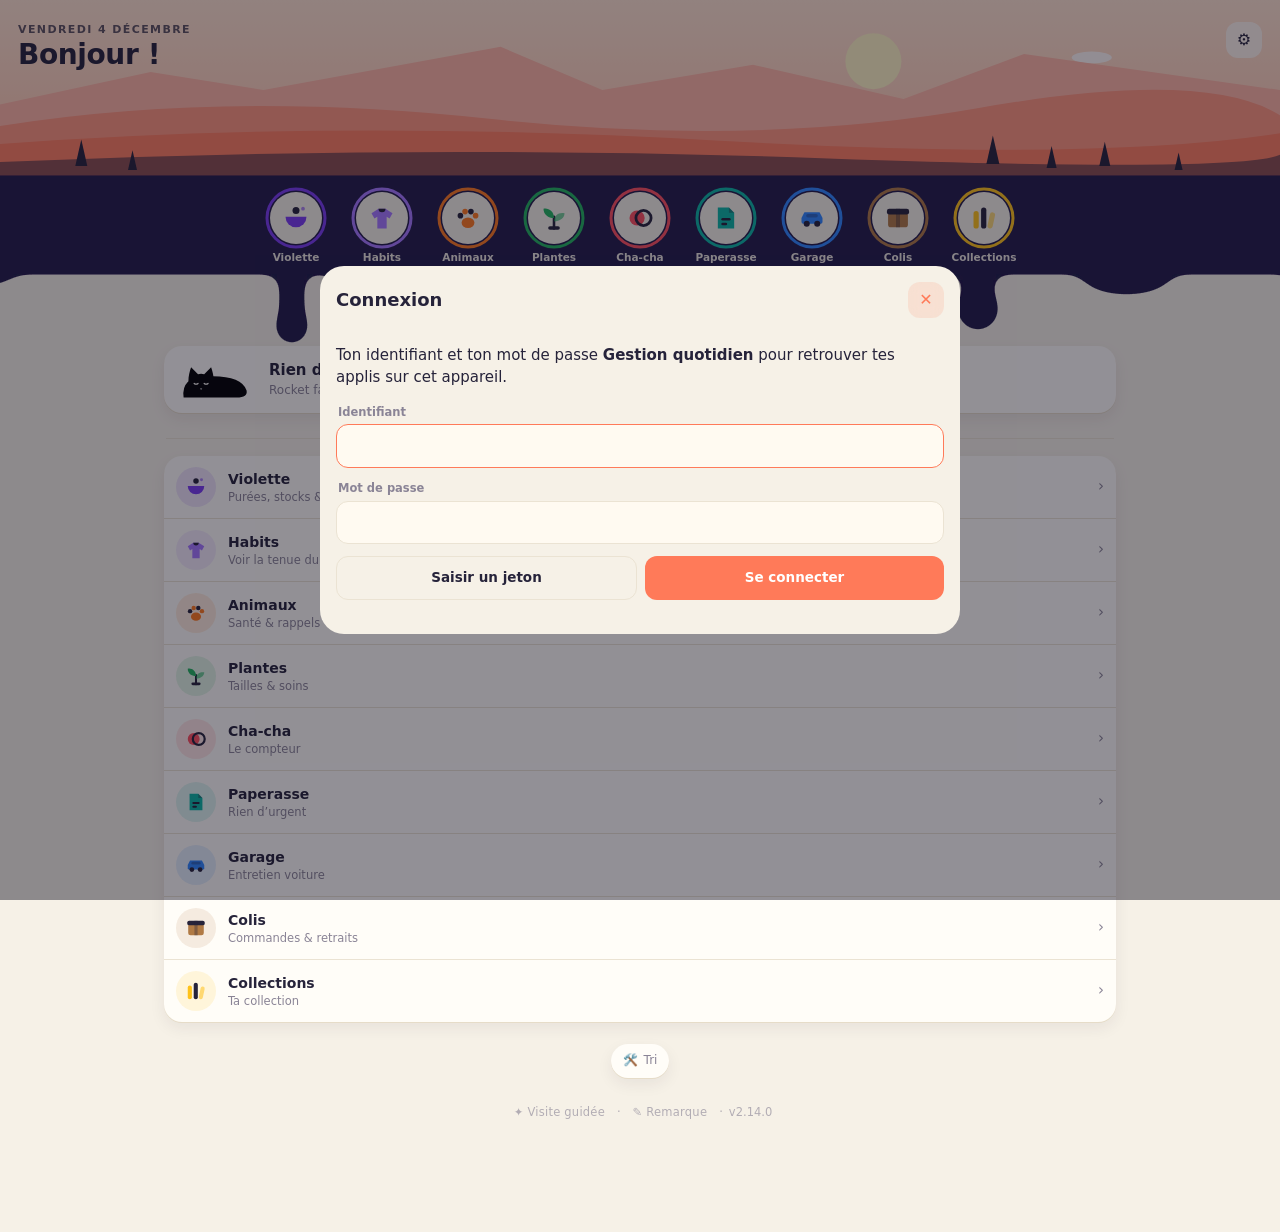
<file: index.html>
<!DOCTYPE html>
<html lang="fr">
<head>
<meta charset="utf-8">
<meta name="viewport" content="width=device-width, initial-scale=1, viewport-fit=cover">
<meta name="apple-mobile-web-app-capable" content="yes">
<meta name="apple-mobile-web-app-title" content="Quotidien">
<link rel="manifest" href="manifest.webmanifest">
<link rel="apple-touch-icon" href="apple-touch-icon.png">
<link rel="stylesheet" href="ui/kit.css">
<title>Gestion quotidien</title>
<style>
.q-card{position:relative;margin-top:6px}
.q-card .k-cat{position:absolute;right:22px;top:-44px;z-index:1}
.q-inner{position:relative;z-index:2;display:flex;gap:12px;align-items:center;background:var(--card);border-radius:18px;padding:14px;box-shadow:var(--shadow);-webkit-mask:radial-gradient(circle 33px at calc(100% - 62px) 0,transparent 32px,#000 33px);mask:radial-gradient(circle 33px at calc(100% - 62px) 0,transparent 32px,#000 33px)}
.q-date{width:46px;height:46px;border-radius:50%;display:grid;place-items:center;color:#fff;font-weight:800;line-height:1;text-align:center;flex:none}
.q-date small{display:block;font-size:8px;letter-spacing:.5px}
.q-k{font-size:9.5px;font-weight:700;letter-spacing:1.5px;text-transform:uppercase}
.glance .k-row{text-decoration:none;color:inherit}
.foot{text-align:center;color:var(--mut);font-size:12px;margin:22px 0 6px}
.foot a{color:inherit;text-decoration:none;display:inline-flex;gap:6px;align-items:center;padding:8px 12px;border-radius:999px;background:var(--card);box-shadow:var(--shadow)}
.foot b{color:var(--acc)}
</style>
</head>
<body>
<header id="hero"></header>
<main class="k-wrap">
  <div id="quest"></div>
  <div class="k-sec">En un coup d'œil</div>
  <div class="k-card flush glance" id="glance"></div>
  <p class="foot"><a id="tri" href="#" target="_blank" rel="noopener">🛠️ <span id="triN">Tri</span></a></p>
</main>
<script type="module">
import { initApp, hero, APPS, icon, rocket, esc, read, todayISO, daysTo, frDate, eur, openCommonSettings, toast, $, isISO, ghReady, ghGetJSON, getTriLink, TRI_MESSAGE } from './ui/kit.js';
initApp('hub');

const prefs = read('hub.prefs', {}) || {};
const d = new Date();
const greet = (d.getHours() < 5 || d.getHours() >= 18) ? 'Bonsoir' : 'Bonjour';
let wx = read('hub.weather', null);

function drawHero() {
  const sub = d.toLocaleDateString('fr-FR', { weekday: 'long', day: 'numeric', month: 'long' }) + (wx && wx.date === todayISO() ? ` · ${Math.round(wx.t)}°` : '');
  hero($('#hero'), {
    app: 'hub', title: `${greet}${prefs.name ? ' ' + prefs.name : ''} !`, sub,
    actions: `<button class="k-ibtn" id="set" aria-label="Réglages">⚙︎</button>`,
    rings: APPS.map(a => ({ label: a.name, href: a.href, color: a.color, html: icon(a.icon, { size: 28 }) })),
    perRow: innerWidth < 360 ? 3 : innerWidth < 600 ? 5 : 9,
    after: el => { $('#set', el).onclick = settings; }
  });
}

// --- Résumés lus dans les données locales de chaque app ---
// Sur un nouvel appareil, les données qui ne sont pas encore là sont lues dans le dépôt GitHub (en mémoire seulement).
const remote = {};
async function warmRemote() {
  if (!ghReady()) return;
  const want = [['violette', 'violette_stocks', (read('violette_github', {}) || {}).path || 'JSON_VIOLETTE.json'], ['collections', 'collections.data.v1', 'JSON_COLLECTIONS.json'], ['paperasse', 'paperasse.data.v1', 'JSON_PAPERASSE.json'], ['habits', 'habits.data.v1', 'JSON_HABITS.json']].filter(([, k]) => !read(k, null));
  if (!want.length) return;
  await Promise.all(want.map(async ([id, , path]) => { try { const r = await ghGetJSON(path); if (r?.json) remote[id] = r.json; } catch { } }));
  drawBody(); if (remote.habits) { wx = null; weather(); }
}
function summaries() {
  const out = [], urgent = [];
  // Violette
  const st = read('violette_stocks', null) || remote.violette?.stocks || [];
  const pots = st.reduce((n, s) => n + (Number(s.qty) || 0), 0);
  out.push({ app: 'violette', line: st.length ? `${pots} pot${pots > 1 ? 's' : ''} en stock` : 'Purées, stocks & menus' });
  // Habits
  const h = read('hub.summary.habits', null);
  out.push({ app: 'habits', line: h && h.date === todayISO() ? h.line : 'Voir la tenue du jour' });
  // Collections
  const co = read('collections.data.v1', null) || remote.collections;
  const nCo = co?.items?.filter(i => i.status === 'possede').length || 0;
  const lent = co?.items?.filter(i => i.loan).length || 0;
  const triCo = co?.items?.filter(i => i.tri).length || 0;
  out.push({ app: 'collections', line: co ? `${nCo} objets${lent ? ` · ${lent} prêté${lent > 1 ? 's' : ''}` : ''}${triCo ? ` · ${triCo} à identifier` : ''}` : 'Ta collection' });
  // Paperasse
  const pa = read('paperasse.data.v1', null) || remote.paperasse;
  const due = (pa?.docs || []).filter(x => x.status === 'a_traiter' && isISO(x.dueDate)).map(x => ({ ...x, days: daysTo(x.dueDate) })).sort((a, b) => a.days - b.days);
  const soon = due.filter(x => x.days <= 7);
  const triPa = (pa?.docs || []).filter(x => x.tri).length;
  out.push({ app: 'paperasse', line: (soon.length ? `${soon.length} échéance${soon.length > 1 ? 's' : ''} sous 7 jours` : 'Rien d’urgent') + (triPa ? ` · ${triPa} à classer` : ''), alert: soon.some(x => x.days < 0) });
  if (soon[0]) urgent.push({ app: 'paperasse', title: soon[0].title, sub: `${soon[0].days < 0 ? 'en retard de ' + (-soon[0].days) + ' j' : soon[0].days === 0 ? "aujourd'hui" : 'dans ' + soon[0].days + ' j'}${soon[0].amount ? ' · ' + eur(soon[0].amount) : ''}`, date: soon[0].dueDate, k: 'Quête du jour' });
  // Budget, Garage, Colis : résumés publiés par les apps
  for (const id of ['budget', 'garage', 'colis', 'animaux', 'plantes']) {
    const s = read('hub.summary.' + id, null);
    out.push({ app: id, line: s?.line || APPS.find(a => a.id === id).sub, alert: s?.alert });
    if (s?.urgent) urgent.push({ app: id, ...s.urgent });
  }
  const order = APPS.map(a => a.id);
  out.sort((a, b) => order.indexOf(a.app) - order.indexOf(b.app));
  urgent.sort((a, b) => (a.late ? 0 : 1) - (b.late ? 0 : 1));
  const todo = triCo + triPa + (read('hub.summary.budget', null)?.todo || 0);
  return { out, urgent, todo };
}

function drawBody() {
  const { out, urgent, todo } = summaries();
  $('#triN').innerHTML = todo ? `<b>${todo}</b> à traiter` : 'Tri';
  const q = urgent[0];
  if (q) {
    const a = APPS.find(x => x.id === q.app);
    const dt = isISO(q.date) ? new Date(q.date + 'T12:00:00') : null;
    $('#quest').innerHTML = `<div class="q-card">${rocket('peek', .72)}<a class="q-inner" href="${a.href}" style="text-decoration:none;color:inherit">
      <div class="q-date" style="background:${a.color}">${dt ? `<div>${dt.getDate()}<small>${dt.toLocaleDateString('fr-FR', { month: 'short' }).toUpperCase()}</small></div>` : icon(a.icon, { size: 24, color: '#fff', ink: '#fff' })}</div>
      <div style="flex:1;min-width:0"><div class="q-k" style="color:${a.color}">${esc(q.k || 'À faire')}</div><b style="display:block;font-size:14px">${esc(q.title)}</b><small style="color:var(--mut)">${esc(q.sub || '')}</small></div>
      <span class="k-btn sm" style="background:${a.color};margin-top:18px">Voir</span></a></div>`;
  } else {
    $('#quest').innerHTML = `<div class="k-card" style="display:flex;align-items:center;gap:14px">${rocket('sleep', .7)}<div><b>Rien d'urgent aujourd'hui</b><div class="k-hint">Rocket fait la sieste. Toi aussi ?</div></div></div>`;
  }
  $('#glance').innerHTML = out.map(o => {
    const a = APPS.find(x => x.id === o.app);
    return `<a class="k-row" href="${a.href}"><span class="k-ico" style="background:${a.color}22">${icon(a.icon, { size: 22 })}</span>
      <span class="k-main"><b>${esc(a.name)}</b><small>${esc(o.line)}</small></span>${o.alert ? '<span class="k-tag bad">!</span>' : ''}<span style="color:var(--mut)">›</span></a>`;
  }).join('');
}

function settings() {
  const extra = `<div class="k-sec acc">Accueil</div><div class="k-field"><label for="hName">Ton prénom (message d'accueil)</label><input id="hName" value="${esc(prefs.name || '')}"></div>`;
  openCommonSettings(extra, (body, saving) => { if (saving) { prefs.name = $('#hName', body).value.trim(); localStorage.setItem('hub.prefs', JSON.stringify({ ...(read('hub.prefs', {}) || {}), name: prefs.name })); } });
}
addEventListener('k-settings', () => location.reload());
addEventListener('k-hubprefs', () => location.reload());

// Météo rapide pour l'en-tête (même source qu'Habits)
async function weather() {
  if (wx && wx.date === todayISO() && Date.now() - wx.at < 30 * 60e3) return;
  const loc = (read('habits.data.v1', {}) || {}).settings?.loc || remote.habits?.settings?.loc || { lat: 48.8566, lon: 2.3522 };
  try {
    const r = await fetch(`https://api.open-meteo.com/v1/forecast?latitude=${loc.lat}&longitude=${loc.lon}&current=temperature_2m&timezone=Europe%2FParis`);
    const j = await r.json();
    wx = { t: j.current.temperature_2m, date: todayISO(), at: Date.now() };
    localStorage.setItem('hub.weather', JSON.stringify(wx)); drawHero();
  } catch { }
}

// 🛠️ : copie la demande toute prête, puis ouvre la session de travail (lien réglé dans ⚙︎, gardé sur l'appareil)
$('#tri').onclick = e => {
  const link = getTriLink();
  if (!/^https?:\/\//.test(link)) { e.preventDefault(); toast('Règle d’abord le lien de ta session dans ⚙︎'); settings(); setTimeout(() => $('#cTri')?.focus(), 350); return; }
  $('#tri').href = link; // ouvert par le lien lui-même : pas bloqué comme une fenêtre surgissante
  try { navigator.clipboard.writeText(TRI_MESSAGE).then(() => toast('Demande copiée : colle-la dans la session'), () => toast('Copie impossible : écris « Traite mes demandes du hub »')); } catch { }
};

drawHero(); drawBody(); weather(); warmRemote();
addEventListener('k-summaries', () => drawBody());
addEventListener('pageshow', drawBody);
if ('serviceWorker' in navigator) navigator.serviceWorker.register('./sw.js').catch(() => {});
</script>
</body>
</html>
</file>
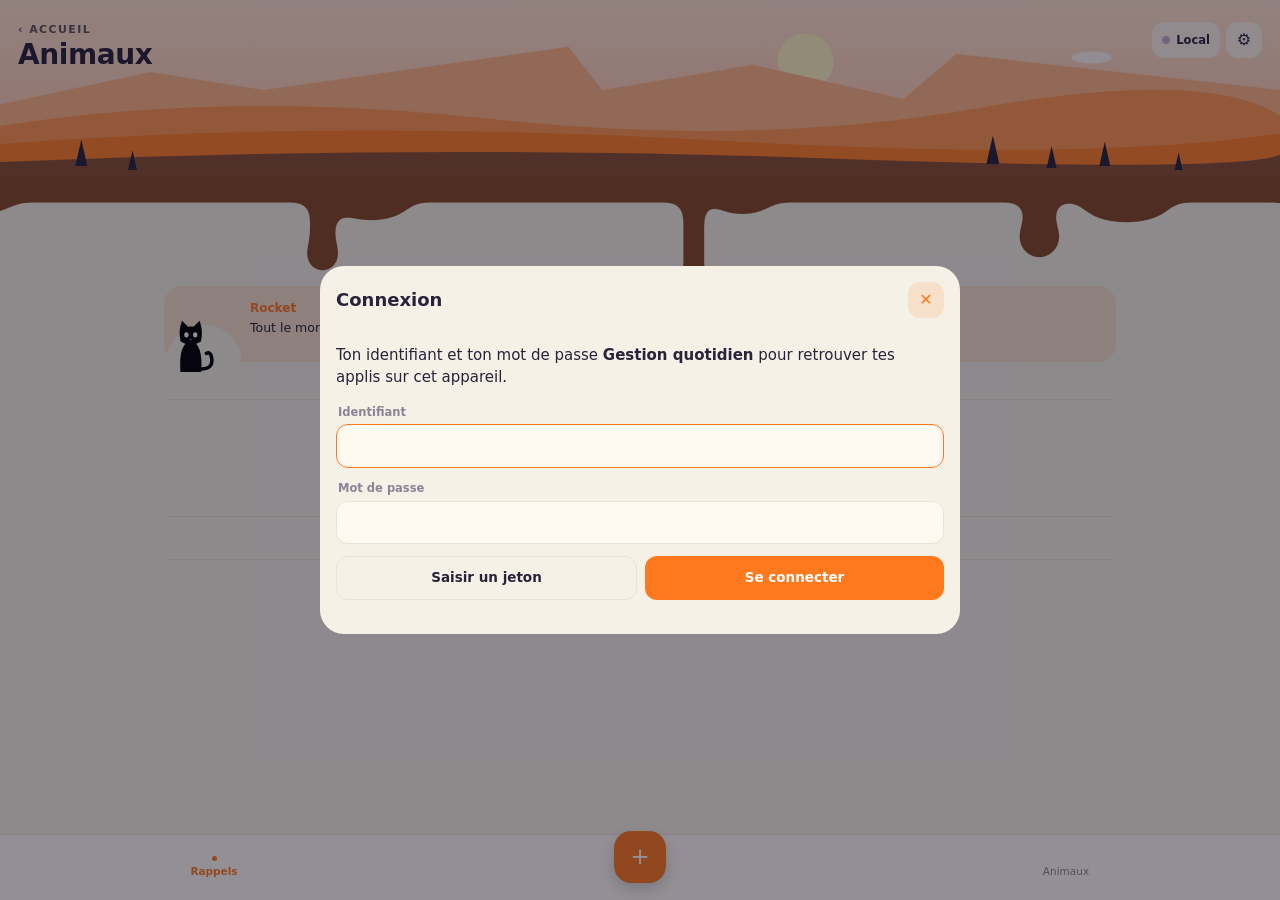
<file: animaux.html>
<!DOCTYPE html>
<html lang="fr">
<head>
<meta charset="utf-8">
<meta name="viewport" content="width=device-width, initial-scale=1, viewport-fit=cover">
<link rel="manifest" href="manifest.webmanifest">
<link rel="stylesheet" href="ui/kit.css">
<title>Animaux</title>
<style>
.ani-ring b{font-size:20px}
.spark{width:100%;height:90px;display:block}
.menu{display:grid;gap:8px}
.menu button{display:flex;gap:12px;align-items:center;border:0;background:var(--card);border-radius:14px;padding:13px;box-shadow:var(--shadow);text-align:left;font-weight:700}
.menu button span{font-size:22px}
.kv{display:grid;grid-template-columns:auto 1fr;gap:4px 14px;font-size:13.5px}
.kv dt{color:var(--mut)}.kv dd{margin:0}
.pre{white-space:pre-wrap;font-size:13px}
</style>
</head>
<body>
<header id="hero"></header>
<main class="k-wrap" id="main"></main>
<script type="module">
import { initApp, publishSummary, hero, DocSync, read, write, esc, $, $$, uid, now, todayISO, isISO, frDate, daysTo, addMonths, openSheet, closeSheet, toast, bubble, openCommonSettings, nav, rocket, norm } from './ui/kit.js';
initApp('animaux');

/* ---------- Données de départ (export Airtable « ANIMAUX ») ---------- */
// Données de départ : rangées dans le dépôt privé (JSON_ANIMAUX.json), jamais dans ce code public.
const seed = () => ({ app: 'animaux', schema: 1, animals: [], weights: [], visits: [], treatments: [], tombstones: {}, settings: {}, settingsAt: 0, updatedAt: 0 });
const store = new DocSync({ key: 'animaux.data.v1', path: 'JSON_ANIMAUX.json', label: 'Animaux', lists: ['animals', 'weights', 'visits', 'treatments'], empty: seed, onRemote: () => render() });
const D = () => store.data;
if (!read('animaux.data.v1')) store.save();

const SPECIES = { Chat: '#26233a', Lapin: '#b07a45', Pogona: '#22b35e' };
/* ---------- Portraits (PDP) ---------- */
// Chaque compagnon a son portrait ; un nouvel animal reçoit celui de son espèce.
const LOOKS = {
  rocket: { kind: 'chat', fur: '#111', eye: '#f5f0e6', bg: '#ffe2cf' },
  raya: { kind: 'chat', fur: '#fbf8f2', eye: '#26233a', patch: '#9a96a2', bg: '#dfe9ff', line: '#d9d2c4' },
  capu: { kind: 'belier', fur: '#9a99a3', ear: '#83828d', bg: '#ffe7f0' },
  whisky: { kind: 'lion', fur: '#a86c3a', mane: '#8a5428', bg: '#fff1c9' },
  alfred: { kind: 'pogona', fur: '#d9b779', dark: '#b08a4e', bg: '#dff5e5' },
};
const SPECIES_LOOK = { chat: { kind: 'chat', fur: '#e8a35c', eye: '#26233a', bg: '#ffe2cf' }, lapin: { kind: 'belier', fur: '#c9b8a3', ear: '#b3a18b', bg: '#ffe7f0' }, pogona: LOOKS.alfred };
function looks(a) { return LOOKS[norm(a.name)] || SPECIES_LOOK[norm(a.species)] || { kind: 'autre', fur: 'var(--acc)', bg: 'var(--soft)' }; }
function avatar(a, size = 52) {
  const L = looks(a), st = L.line ? ` stroke="${L.line}" stroke-width="1.6"` : '';
  let g = '';
  if (L.kind === 'chat') g = `<path d="M17 44 C14 30 16 22 19 13 L28 22 Q32 21 36 22 L45 13 C48 22 50 30 47 44 Q32 54 17 44Z" fill="${L.fur}"${st}/>`
    + (L.patch ? `<path d="M40 22.6 L45 13 C47.5 20 48.4 25 48.6 30 Q43 30 38 25Z" fill="${L.patch}"/>` : '')
    + `<ellipse cx="25.5" cy="34" rx="3.2" ry="4" fill="${L.eye}"/><ellipse cx="38.5" cy="34" rx="3.2" ry="4" fill="${L.eye}"/><path d="M30.5 40.5 L33.5 40.5 L32 42.2Z" fill="${L.fur === '#111' ? '#f5f0e6' : '#e88a8a'}"/>`;
  else if (L.kind === 'belier') g = `<ellipse cx="32" cy="36" rx="14" ry="13" fill="${L.fur}"/><path d="M19 27 C10 30 9 44 14 50 C18 52 21 48 21 42 Z" fill="${L.ear}"/><path d="M45 27 C54 30 55 44 50 50 C46 52 43 48 43 42 Z" fill="${L.ear}"/><ellipse cx="32" cy="24" rx="9" ry="4" fill="${L.ear}"/><circle cx="26.5" cy="35" r="2.6" fill="#26233a"/><circle cx="37.5" cy="35" r="2.6" fill="#26233a"/><path d="M30.5 41 L33.5 41 L32 42.8Z" fill="#e88a8a"/>`;
  else if (L.kind === 'lion') g = [...Array(12)].map((_, i) => { const t = i / 12 * Math.PI * 2; return `<circle cx="${(32 + Math.cos(t) * 15).toFixed(1)}" cy="${(35 + Math.sin(t) * 14).toFixed(1)}" r="6.5" fill="${L.mane}"/>`; }).join('')
    + `<rect x="24" y="8" width="6" height="16" rx="3" fill="${L.fur}" transform="rotate(-10 27 20)"/><rect x="34" y="8" width="6" height="16" rx="3" fill="${L.fur}" transform="rotate(10 37 20)"/><circle cx="32" cy="36" r="12" fill="${L.fur}"/><circle cx="27.5" cy="35" r="2.5" fill="#26233a"/><circle cx="36.5" cy="35" r="2.5" fill="#26233a"/><path d="M30.5 40.5 L33.5 40.5 L32 42.2Z" fill="#e88a8a"/>`;
  else if (L.kind === 'pogona') g = `<path d="M8 44 C10 32 22 24 36 24 C46 24 55 30 57 37 C55 42 46 45 36 46 C26 47 16 47 8 44Z" fill="${L.fur}"/><path d="M20 28 L24 33 M28 25.5 L31 31 M36 24.5 L37.5 30" stroke="${L.dark}" stroke-width="3" stroke-linecap="round"/><path d="M14 44 Q30 52 48 44" stroke="${L.dark}" stroke-width="2.4" fill="none" stroke-linecap="round" stroke-dasharray="1 4"/><circle cx="44" cy="33" r="3" fill="#26233a"/><circle cx="45" cy="32" r=".9" fill="#fff"/><path d="M50 39 Q54 39 56 37.5" stroke="${L.dark}" stroke-width="1.6" fill="none" stroke-linecap="round"/>`;
  else g = `<text x="32" y="41" text-anchor="middle" font-size="24" font-weight="800" fill="${L.fur}">${esc((a.name || '?')[0])}</text>`;
  return `<svg width="${size}" height="${size}" viewBox="0 0 64 64" aria-hidden="true"><defs><clipPath id="avc"><circle cx="32" cy="32" r="32"/></clipPath></defs><circle cx="32" cy="32" r="32" fill="${L.bg}"/><g clip-path="url(#avc)">${g}</g></svg>`;
}

const A = id => D().animals.find(a => a.id === id);
const active = () => D().animals.filter(a => !a.archived);
const age = iso => { if (!isISO(iso)) return ''; const b = new Date(iso), n = new Date(); let y = n.getFullYear() - b.getFullYear(), m = n.getMonth() - b.getMonth(); if (n.getDate() < b.getDate()) m--; if (m < 0) { y--; m += 12; } return y ? `${y} an${y > 1 ? 's' : ''}${m ? ' ' + m + ' mois' : ''}` : `${m} mois`; };
const lastWeight = aid => D().weights.filter(w => w.animalId === aid).sort((a, b) => b.date.localeCompare(a.date))[0];
const pending = () => D().treatments.filter(t => !t.done && isISO(t.due) && A(t.animalId) && !A(t.animalId).archived).map(t => ({ ...t, days: daysTo(t.due) })).sort((a, b) => a.days - b.days);
const whenTxt = d => d < 0 ? `en retard de ${-d} j` : d === 0 ? "aujourd'hui" : `dans ${d} j`;

/* ---------- Affichage ---------- */
function render() {
  const P = pending(), late = P.filter(t => t.days < 0);
  hero($('#hero'), {
    app: 'animaux', title: 'Animaux', sub: '‹ Accueil', subHref: './index.html',
    actions: store.pill() + `<button class="k-ibtn" id="set" aria-label="Réglages">⚙︎</button>`,
    rings: active().map(a => ({ label: a.name, html: avatar(a, 52), on: () => openAnimal(a.id) })),
    perRow: 5,
    after: el => { store.bindPills(el); $('#set', el).onclick = settings; }
  });
  const tip = late.length ? `${late.length} rappel${late.length > 1 ? 's' : ''} en retard : ${late.slice(0, 2).map(t => t.name.toLowerCase() + ' de ' + A(t.animalId).name).join(', ')}. Je préviens, je ne fais pas les piqûres !`
    : P[0] ? `Prochain rappel : ${P[0].name.toLowerCase()} de ${A(P[0].animalId).name} (${whenTxt(P[0].days)}).` : 'Tout le monde est à jour. On peut faire la sieste.';
  const visits = [...D().visits].sort((a, b) => b.date.localeCompare(a.date)).slice(0, 5);
  $('#main').innerHTML = bubble(esc(tip)) + `
    <div class="k-sec acc">Rappels</div>
    ${P.length ? `<div class="k-card flush">${P.map(t => `<div class="k-row" data-tr="${t.id}"><span class="k-dot full" style="${t.days < 0 ? 'border-color:var(--bad);background:var(--bad)' : t.days <= 30 ? 'border-color:var(--warn);background:var(--warn)' : ''}"></span>
      <span class="k-main"><b>${esc(t.name)} · ${esc(A(t.animalId).name)}</b><small>${frDate(t.due)} · ${whenTxt(t.days)}</small></span><button class="k-btn sm" data-done="${t.id}">Fait</button></div>`).join('')}</div>` : '<div class="k-empty">Aucun rappel en attente.</div>'}
    <div class="k-sec">Mes animaux</div>
    <div class="k-card flush">${active().map(a => { const w = lastWeight(a.id); return `<button class="k-row" data-a="${a.id}"><span class="k-ico" style="background:none;padding:0;overflow:hidden">${avatar(a, 40)}</span><span class="k-main"><b>${esc(a.name)}</b><small>${esc([a.species, a.breed, age(a.birth)].filter(Boolean).join(' · '))}</small></span><span class="k-side">${w ? w.kg.toLocaleString('fr-FR') + ' kg' : ''}</span></button>`; }).join('')}</div>
    <div class="k-sec">Derniers rendez-vous</div>
    <div class="k-card flush">${visits.map(v => `<button class="k-row" data-v="${v.id}"><span class="k-main"><b>${esc(A(v.animalId)?.name || '?')} · ${esc(v.reasons.join(', ') || 'Visite')}</b><small>${frDate(v.date)}${v.vet ? ' · Dr ' + esc(v.vet) : ''}</small></span></button>`).join('')}</div>
    ${D().animals.some(a => a.archived) ? `<div class="k-sec">Anciens compagnons</div><div class="k-card flush">${D().animals.filter(a => a.archived).map(a => `<button class="k-row" data-a="${a.id}"><span class="k-main"><b>${esc(a.name)}</b><small>${esc(a.species || 'Souvenir')}</small></span></button>`).join('')}</div>` : ''}`;
  $$('[data-a]').forEach(b => b.onclick = () => openAnimal(b.dataset.a));
  $$('[data-v]').forEach(b => b.onclick = () => openVisit(b.dataset.v));
  $$('[data-done]').forEach(b => b.onclick = e => { e.stopPropagation(); doneTreat(b.dataset.done); });
  $$('[data-tr]').forEach(b => b.onclick = () => editTreat(D().treatments.find(t => t.id === b.dataset.tr)));
  publishSummary('animaux', { line: late.length ? `${late.length} rappel${late.length > 1 ? 's' : ''} en retard` : P[0] ? `Prochain : ${P[0].name.toLowerCase()} de ${A(P[0].animalId).name}` : 'Tout le monde est à jour', alert: !!late.length,
    urgent: P[0] && P[0].days <= 14 ? { title: `${P[0].name} · ${A(P[0].animalId).name}`, sub: whenTxt(P[0].days), date: P[0].due, k: 'Animaux', late: P[0].days < 0 } : null });
}
function doneTreat(id) {
  const t = D().treatments.find(x => x.id === id); if (!t) return;
  t.done = true; t.doneAt = todayISO(); t.updatedAt = now();
  const next = { id: uid(), animalId: t.animalId, name: t.name, date: todayISO(), due: t.every ? addMonths(todayISO(), t.every) : '', every: t.every, done: false, createdAt: now(), updatedAt: now() };
  if (next.due) D().treatments.push(next);
  store.save(); render(); toast(next.due ? `C'est noté ✓ Prochain rappel le ${frDate(next.due)}` : 'C\'est noté ✓');
}

/* ---------- Fiche animal ---------- */
function spark(ws) {
  if (ws.length < 2) return ws.length ? `<p class="k-hint">Une seule pesée : ${ws[0].kg} kg le ${frDate(ws[0].date)}</p>` : '<p class="k-hint">Aucune pesée.</p>';
  const W = 320, H = 90, xs = ws.map(w => new Date(w.date).getTime()), ys = ws.map(w => w.kg);
  const x0 = Math.min(...xs), x1 = Math.max(...xs), y0 = Math.min(...ys) * .97, y1 = Math.max(...ys) * 1.02;
  const P = ws.map((w, i) => [10 + (xs[i] - x0) / (x1 - x0 || 1) * (W - 20), H - 12 - (w.kg - y0) / (y1 - y0 || 1) * (H - 24)]);
  return `<svg class="spark" viewBox="0 0 ${W} ${H}" preserveAspectRatio="none"><polyline points="${P.map(p => p.join(',')).join(' ')}" fill="none" stroke="var(--acc)" stroke-width="2.5" stroke-linejoin="round"/>${P.map(p => `<circle cx="${p[0]}" cy="${p[1]}" r="3.5" fill="var(--acc)"/>`).join('')}</svg>
    <div class="k-hint" style="display:flex;justify-content:space-between"><span>${frDate(ws[0].date)} · ${ws[0].kg} kg</span><span>${frDate(ws.at(-1).date)} · <b>${ws.at(-1).kg} kg</b></span></div>`;
}
function openAnimal(id) {
  const a = A(id); if (!a) return;
  const ws = D().weights.filter(w => w.animalId === id).sort((x, y) => x.date.localeCompare(y.date));
  const vs = D().visits.filter(v => v.animalId === id).sort((x, y) => y.date.localeCompare(x.date));
  const ts = D().treatments.filter(t => t.animalId === id).sort((x, y) => (y.due || '').localeCompare(x.due || ''));
  const body = openSheet(a.name, `
    <div style="text-align:center">${avatar(a, 96)}${a.name === 'Rocket' ? '<div class="k-hint">La mascotte officielle 🐾</div>' : ''}</div>
    <div class="k-card"><dl class="kv">${[['Espèce', a.species], ['Race', a.breed], ['Né(e) le', a.birth && `${frDate(a.birth)} (${age(a.birth)})`], ['Sexe', a.sex], ['Identification', a.ident], ['Stérilisé(e)', a.sterilized ? 'Oui' : ''], ['Notes', a.notes]].filter(r => r[1]).map(([k, v]) => `<dt>${k}</dt><dd>${esc(v)}</dd>`).join('')}</dl></div>
    <div class="k-sec acc">Poids</div><div class="k-card">${spark(ws)}</div>
    <div class="k-sec acc">Traitements</div>${ts.length ? `<div class="k-card flush">${ts.map(t => `<div class="k-row"><span class="k-main"><b>${esc(t.name)}</b><small>${t.date ? 'fait le ' + frDate(t.date) : ''}${t.due ? ' · rappel ' + frDate(t.due) : ''}</small></span>${t.done ? '<span class="k-tag ok">Fait</span>' : `<span class="k-tag ${daysTo(t.due) < 0 ? 'bad' : ''}">${whenTxt(daysTo(t.due))}</span>`}</div>`).join('')}</div>` : '<p class="k-hint">Aucun.</p>'}
    <div class="k-sec acc">Rendez-vous</div>${vs.length ? `<div class="k-card flush">${vs.map(v => `<button class="k-row" data-v="${v.id}"><span class="k-main"><b>${esc(v.reasons.join(', ') || 'Visite')}</b><small>${frDate(v.date)}${v.vet ? ' · Dr ' + esc(v.vet) : ''}</small></span></button>`).join('')}</div>` : '<p class="k-hint">Aucun.</p>'}
    <div class="k-btns" style="margin-top:10px"><button class="k-btn ghost" id="aW">⚖️ Pesée</button><button class="k-btn ghost" id="aV">🩺 RDV</button><button class="k-btn ghost" id="aT">💉 Rappel</button></div>
    <div class="k-btns" style="margin-top:8px"><button class="k-btn line" id="aE">Modifier</button><button class="k-btn line" id="aX">${a.archived ? 'Réactiver' : 'Archiver'}</button></div>`);
  $$('[data-v]', body).forEach(b => b.onclick = () => openVisit(b.dataset.v));
  $('#aW', body).onclick = () => addWeight(id);
  $('#aV', body).onclick = () => editVisit(null, id);
  $('#aT', body).onclick = () => editTreat(null, id);
  $('#aE', body).onclick = () => editAnimal(a);
  $('#aX', body).onclick = () => { a.archived = !a.archived; a.updatedAt = now(); store.save(); closeSheet(); render(); };
}
const animalSel = (sel) => `<div class="k-field"><label>Animal</label><select id="xA">${D().animals.filter(a => !a.archived || a.id === sel).map(a => `<option value="${a.id}" ${a.id === sel ? 'selected' : ''}>${esc(a.name)}</option>`).join('')}</select></div>`;
function addWeight(aid) {
  const body = openSheet('Nouvelle pesée', `${animalSel(aid)}<div class="k-grid2"><div class="k-field"><label>Poids (kg)</label><input id="wK" inputmode="decimal" placeholder="ex. 5,25"></div><div class="k-field"><label>Date</label><input id="wD" type="date" value="${todayISO()}"></div></div><button class="k-btn block" id="wOk">Enregistrer</button>`);
  $('#wOk', body).onclick = () => { const kg = parseFloat($('#wK', body).value.replace(',', '.')); if (!kg) return toast('Indique le poids'); D().weights.push({ id: uid(), animalId: $('#xA', body).value, date: $('#wD', body).value || todayISO(), kg, createdAt: now(), updatedAt: now() }); store.save(); closeSheet(); render(); toast('Pesée enregistrée ✓'); };
}
const vets = () => [...new Set(D().visits.map(v => v.vet).filter(Boolean))];
function openVisit(id) {
  const v = D().visits.find(x => x.id === id); if (!v) return;
  const body = openSheet(`${A(v.animalId)?.name || ''} · ${frDate(v.date)}`, `<div class="k-card"><b>${esc(v.reasons.join(', ') || 'Visite')}</b>${v.vet ? `<div class="k-hint">Dr ${esc(v.vet)}</div>` : ''}${v.notes ? `<p class="pre">${esc(v.notes)}</p>` : ''}</div>
    <div class="k-btns"><button class="k-btn line" id="vE">Modifier</button><button class="k-btn danger" id="vD">Supprimer</button></div>`);
  $('#vE', body).onclick = () => editVisit(v);
  $('#vD', body).onclick = () => { if (confirm('Supprimer ce rendez-vous ?')) { D().visits = D().visits.filter(x => x.id !== id); D().tombstones[id] = now(); store.save(); closeSheet(); render(); } };
}
function editVisit(v, aid) {
  const isNew = !v; v = v ? { ...v } : { id: uid(), animalId: aid, date: todayISO(), reasons: [], notes: '', vet: vets()[0] || '', createdAt: now() };
  const body = openSheet(isNew ? 'Rendez-vous vétérinaire' : 'Modifier le rendez-vous', `${animalSel(v.animalId)}
    <div class="k-grid2"><div class="k-field"><label>Date</label><input id="vDt" type="date" value="${v.date}"></div><div class="k-field"><label>Vétérinaire</label><input id="vV" list="dlV" value="${esc(v.vet)}"><datalist id="dlV">${vets().map(x => `<option value="${esc(x)}">`).join('')}</datalist></div></div>
    <div class="k-field"><label>Raisons (séparées par des virgules)</label><input id="vR" value="${esc(v.reasons.join(', '))}" placeholder="Vaccination, contrôle…"></div>
    <div class="k-field"><label>Prescriptions / notes</label><textarea id="vN">${esc(v.notes)}</textarea></div>
    <button class="k-btn block" id="vOk">Enregistrer</button>`);
  $('#vOk', body).onclick = () => { Object.assign(v, { animalId: $('#xA', body).value, date: $('#vDt', body).value || todayISO(), vet: $('#vV', body).value.trim(), reasons: $('#vR', body).value.split(',').map(s => s.trim()).filter(Boolean), notes: $('#vN', body).value.trim(), updatedAt: now() });
    const i = D().visits.findIndex(x => x.id === v.id); if (i >= 0) D().visits[i] = v; else D().visits.push(v); store.save(); closeSheet(); render(); toast('Rendez-vous enregistré ✓'); };
}
function editTreat(t, aid) {
  const isNew = !t; t = t ? { ...t } : { id: uid(), animalId: aid || active()[0]?.id, name: '', date: todayISO(), due: '', every: 12, done: false, createdAt: now() };
  const names = [...new Set(D().treatments.map(x => x.name))];
  const body = openSheet(isNew ? 'Nouveau rappel' : t.name, `${animalSel(t.animalId)}
    <div class="k-field"><label>Traitement</label><input id="tN" list="dlT" value="${esc(t.name)}"><datalist id="dlT">${names.map(x => `<option value="${esc(x)}">`).join('')}</datalist></div>
    <div class="k-grid3"><div class="k-field"><label>Fait le</label><input id="tD" type="date" value="${t.date || ''}"></div><div class="k-field"><label>Rappel le</label><input id="tR" type="date" value="${t.due || ''}"></div><div class="k-field"><label>Tous les (mois)</label><input id="tE" type="number" value="${t.every || ''}"></div></div>
    <div class="k-btns"><button class="k-btn" id="tOk">Enregistrer</button>${isNew ? '' : '<button class="k-btn danger" id="tDel">Supprimer</button>'}</div>`);
  $('#tD', body).onchange = () => { const e = parseInt($('#tE', body).value); if (e && $('#tD', body).value) $('#tR', body).value = addMonths($('#tD', body).value, e); };
  $('#tOk', body).onclick = () => { const n = $('#tN', body).value.trim(); if (!n) return toast('Indique le traitement');
    Object.assign(t, { animalId: $('#xA', body).value, name: n, date: $('#tD', body).value, due: $('#tR', body).value, every: parseInt($('#tE', body).value) || null, updatedAt: now() });
    const i = D().treatments.findIndex(x => x.id === t.id); if (i >= 0) D().treatments[i] = t; else D().treatments.push(t); store.save(); closeSheet(); render(); toast('Rappel enregistré ✓'); };
  $('#tDel', body) && ($('#tDel', body).onclick = () => { if (confirm('Supprimer ce rappel ?')) { D().treatments = D().treatments.filter(x => x.id !== t.id); D().tombstones[t.id] = now(); store.save(); closeSheet(); render(); } });
}
function editAnimal(a) {
  const isNew = !a; a = a ? { ...a } : { id: uid(), name: '', species: '', breed: '', birth: '', sex: '', ident: '', sterilized: false, notes: '', archived: false, createdAt: now() };
  const f = (id, l, v, at = '') => `<div class="k-field"><label>${l}</label><input id="${id}" value="${esc(v)}" ${at}></div>`;
  const body = openSheet(isNew ? 'Nouvel animal' : 'Modifier ' + a.name, `${f('eN', 'Nom', a.name)}<div class="k-grid2">${f('eS', 'Espèce', a.species, 'list="dlS"')}${f('eB', 'Race', a.breed)}</div><datalist id="dlS"><option value="Chat"><option value="Lapin"><option value="Pogona"><option value="Chien"></datalist>
    <div class="k-grid2">${f('eD', 'Naissance', a.birth, 'type="date"')}${f('eX', 'Sexe', a.sex, 'list="dlX"')}</div><datalist id="dlX"><option value="Mâle"><option value="Femelle"></datalist>
    ${f('eI', 'Identification (puce, tatouage…)', a.ident)}<label class="k-switch">Stérilisé(e) <input type="checkbox" id="eSt" ${a.sterilized ? 'checked' : ''}></label>
    <div class="k-field"><label>Notes</label><textarea id="eT">${esc(a.notes || '')}</textarea></div><button class="k-btn block" id="eOk">Enregistrer</button>`);
  $('#eOk', body).onclick = () => { const v = id => $('#' + id, body).value.trim(); if (!v('eN')) return toast('Indique le nom');
    Object.assign(a, { name: v('eN'), species: v('eS'), breed: v('eB'), birth: v('eD'), sex: v('eX'), ident: v('eI'), sterilized: $('#eSt', body).checked, notes: v('eT'), updatedAt: now() });
    const i = D().animals.findIndex(x => x.id === a.id); if (i >= 0) D().animals[i] = a; else D().animals.push(a); store.save(); closeSheet(); render(); };
}
function addMenu() {
  const body = openSheet('Ajouter', `<div class="menu"><button data-m="w"><span>⚖️</span>Une pesée</button><button data-m="v"><span>🩺</span>Un rendez-vous vétérinaire</button><button data-m="t"><span>💉</span>Un traitement / rappel</button><button data-m="a"><span>🐾</span>Un nouvel animal</button></div>`);
  $$('[data-m]', body).forEach(b => b.onclick = () => ({ w: () => addWeight(active()[0]?.id), v: () => editVisit(null, active()[0]?.id), t: () => editTreat(null), a: () => editAnimal(null) })[b.dataset.m]());
}
function settings() { openCommonSettings(); }
addEventListener('k-settings', () => { store.sync(); render(); });
const n = nav([{ id: 'home', label: 'Rappels' }, { id: 'pets', label: 'Animaux' }], { active: 'home', fab: true });
n.onclick = e => { const b = e.target.closest('button'); if (!b) return; if (b.classList.contains('k-fab')) return addMenu(); if (b.dataset.tab === 'pets') $('.k-sec:nth-of-type(2)')?.scrollIntoView({ behavior: 'smooth' }); else scrollTo({ top: 0, behavior: 'smooth' }); };
render(); store.sync();
</script>
</body>
</html>
</file>
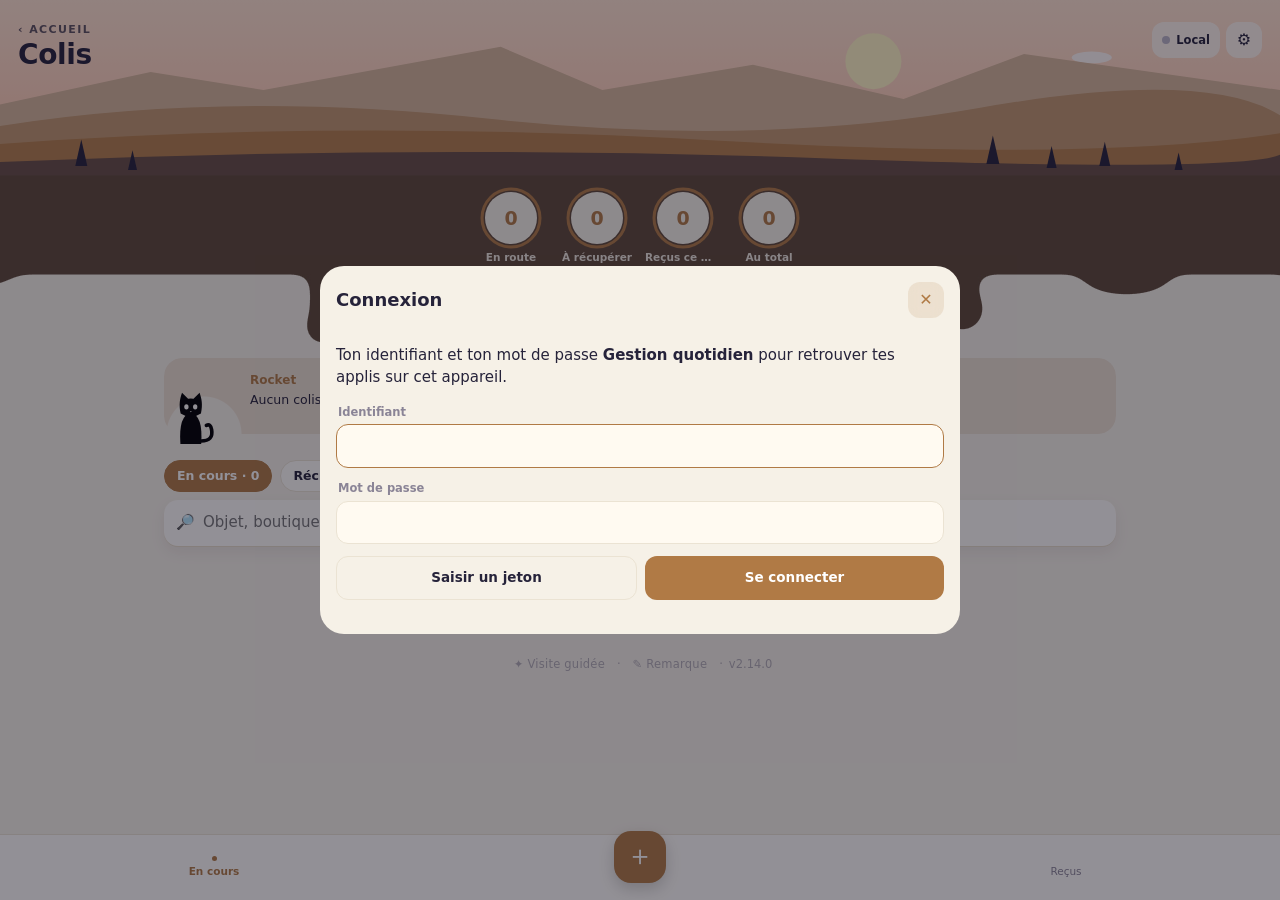
<file: colis.html>
<!DOCTYPE html>
<html lang="fr">
<head>
<meta charset="utf-8">
<meta name="viewport" content="width=device-width, initial-scale=1, viewport-fit=cover">
<link rel="manifest" href="manifest.webmanifest">
<link rel="stylesheet" href="ui/kit.css">
<title>Colis</title>
</head>
<body>
<header id="hero"></header>
<main class="k-wrap" id="main"></main>
<script type="module">
import { initApp, publishSummary, hero, DocSync, read, write, esc, $, $$, uid, now, todayISO, isISO, frDate, daysTo, addMonths, eur, norm, openSheet, closeSheet, toast, bubble, openCommonSettings, nav } from './ui/kit.js';
initApp('colis');

/* ---------- Statuts & transporteurs ---------- */
const STATUS = { route: 'En route', retirer: 'À récupérer', recu: 'Récupéré' };
const CARRIERS = [
  { name: 'UPS', re: /^1Z[0-9A-Z]{16}$/i, url: c => `https://www.ups.com/track?loc=fr_FR&tracknum=${c}` },
  { name: 'Amazon', re: /^TBA\d{10,14}$/i, url: c => `https://track.amazon.fr/tracking/${c}` },
  { name: 'Colissimo', re: /^(\d[A-Z]\d{11}|6[A-Z]\d{11}|\d{13}|[A-Z]{2}\d{9}FR)$/i, url: c => `https://www.laposte.fr/outils/suivre-vos-envois?code=${c}` },
  { name: 'Chronopost', re: /^[A-Z]{2}\d{9}[A-Z]{2}$/i, url: c => `https://www.chronopost.fr/tracking-no-cms/suivi-page?listeNumerosLT=${c}` },
  { name: 'DPD', re: /^\d{14}$/, url: c => `https://trace.dpd.fr/fr/trace/${c}` },
  { name: 'GLS', re: /^\d{11,12}$/, url: c => `https://gls-group.com/FR/fr/suivi-colis?match=${c}` },
  { name: 'DHL', re: /^\d{10}$/, url: c => `https://www.dhl.com/fr-fr/home/suivi.html?tracking-id=${c}` },
  { name: 'Mondial Relay', re: /^\d{8}$/, url: c => `https://www.mondialrelay.fr/suivi-de-colis/?numeroExpedition=${c}` },
];
const carrierOf = code => { const c = String(code || '').replace(/\s/g, ''); if (!c) return null; return CARRIERS.find(x => x.re.test(c)) || { name: 'Suivi universel', url: x => `https://parcelsapp.com/fr/tracking/${x}` }; };
const trackUrl = code => { const c = String(code || '').replace(/\s/g, ''); const k = carrierOf(c); return k ? k.url(encodeURIComponent(c)) : ''; };

/* ---------- Données de départ (« Colis Tracker ») ---------- */
// Données de départ : rangées dans le dépôt privé (JSON_COLIS.json), jamais dans ce code public.
const seed = () => ({ app: 'colis', schema: 1, items: [], tombstones: {}, settings: { relayDays: 10 }, settingsAt: 0, updatedAt: 0 });
const store = new DocSync({ key: 'colis.data.v1', path: 'JSON_COLIS.json', label: 'Colis', empty: seed, onRemote: () => render() });
const D = () => store.data;
if (!read('colis.data.v1')) store.save();

/* ---------- Affichage ---------- */
let tab = 'cours', q = '';
const deadlineTxt = x => isISO(x.deadline) ? (daysTo(x.deadline) < 0 ? `délai dépassé (${frDate(x.deadline)})` : `à retirer avant le ${frDate(x.deadline, { day: 'numeric', month: 'short' })}`) : '';
function row(x) {
  const late = x.status === 'retirer' && isISO(x.deadline) && daysTo(x.deadline) <= 2;
  const tag = x.status === 'retirer' ? `<span class="k-tag ${late ? 'bad' : 'warn'}">À récupérer</span>` : x.status === 'route' ? '<span class="k-tag">En route</span>' : '';
  const sub = [x.shop, x.place, x.status === 'retirer' ? deadlineTxt(x) : (isISO(x.expected) ? 'prévu le ' + frDate(x.expected, { day: 'numeric', month: 'short' }) : x.expected && x.expected !== 'Commandé' ? 'prévu ' + x.expected : x.when || (x.expected === 'Commandé' ? 'commandé' : ''))].filter(Boolean).join(' · ');
  return `<button class="k-row" data-id="${x.id}"><span class="k-dot ${x.status !== 'recu' ? 'full' : ''}" style="${x.status === 'retirer' ? 'border-color:var(--warn);background:var(--warn)' : ''}"></span><span class="k-main"><b>${x.source === 'mail' ? '<span title="Ajouté depuis Gmail" style="opacity:.55;font-weight:500">✉︎ </span>' : ''}${esc(x.title)}</b><small>${esc(sub)}</small></span>${tag}</button>`;
}
function render() {
  const its = D().items;
  const route = its.filter(x => x.status === 'route'), ret = its.filter(x => x.status === 'retirer');
  const month = todayISO().slice(0, 7);
  const gotMonth = its.filter(x => x.status === 'recu' && (x.gotAt || '').startsWith(month)).length;
  hero($('#hero'), {
    app: 'colis', title: 'Colis', sub: '‹ Accueil', subHref: './index.html',
    actions: store.pill() + `<button class="k-ibtn" id="set" aria-label="Réglages">⚙︎</button>`,
    rings: [
      { label: 'En route', value: route.length, on: () => { tab = 'cours'; render(); } },
      { label: 'À récupérer', value: ret.length, color: ret.length ? '#e08a00' : undefined, on: () => { tab = 'cours'; render(); } },
      { label: 'Reçus ce mois', value: gotMonth, on: () => { tab = 'recus'; render(); } },
      { label: 'Au total', value: its.length, on: () => { tab = 'recus'; render(); } },
    ],
    after: el => { store.bindPills(el); $('#set', el).onclick = settings; }
  });
  const tip = ret.length ? `${ret.length} colis t'attend${ret.length > 1 ? 'ent' : ''} : ${ret.slice(0, 2).map(x => x.title.toLowerCase() + ' (' + x.place + ')').join(', ')}. N'oublie pas de passer !`
    : route.length ? `${route.length} colis en route. Je guette le facteur.` : 'Aucun colis en attente. Le carton vide est à moi !';
  const list = (tab === 'cours' ? its.filter(x => x.status !== 'recu') : its.filter(x => x.status === 'recu'))
    .filter(x => !q || norm([x.title, x.shop, x.place, x.track, x.forWho].join(' ')).includes(norm(q)))
    .sort((a, b) => tab === 'cours' ? (a.status === 'retirer' ? -1 : 1) - (b.status === 'retirer' ? -1 : 1) || (a.expected || 'z').localeCompare(b.expected || 'z') : (b.gotAt || '').localeCompare(a.gotAt || '') || b.createdAt - a.createdAt);
  $('#main').innerHTML = bubble(esc(tip)) + `
    <div class="k-chips"><button class="k-chip ${tab === 'cours' ? 'on' : ''}" data-t="cours">En cours · ${route.length + ret.length}</button><button class="k-chip ${tab === 'recus' ? 'on' : ''}" data-t="recus">Récupérés · ${its.length - route.length - ret.length}</button></div>
    <label class="k-search">🔎<input id="q" value="${esc(q)}" placeholder="Objet, boutique, lieu, n° de suivi…"></label>
    ${list.length ? `<div class="k-card flush">${list.map(row).join('')}</div>` : `<div class="k-empty">${tab === 'cours' ? 'Rien en cours. Touche ＋ pour ajouter une commande.' : 'Aucun colis.'}</div>`}`;
  $$('[data-t]').forEach(b => b.onclick = () => { tab = b.dataset.t; render(); });
  $$('[data-id]').forEach(b => b.onclick = () => openItem(b.dataset.id));
  const qi = $('#q'); qi.oninput = () => { q = qi.value; clearTimeout(qi._t); qi._t = setTimeout(() => { const p = qi.selectionStart; render(); const n = $('#q'); n.focus(); n.setSelectionRange(p, p); }, 250); };
  const urg = [...ret].sort((a, b) => (a.deadline || 'z').localeCompare(b.deadline || 'z'))[0];
  publishSummary('colis', { line: ret.length || route.length ? `${ret.length ? ret.length + ' à récupérer' : ''}${ret.length && route.length ? ' · ' : ''}${route.length ? route.length + ' en route' : ''}` : 'Aucun colis en attente', alert: ret.some(x => isISO(x.deadline) && daysTo(x.deadline) <= 2),
    urgent: urg ? { title: 'Récupérer : ' + urg.title, sub: [urg.place, deadlineTxt(urg)].filter(Boolean).join(' · '), date: urg.deadline || '', k: 'Colis à récupérer', late: isISO(urg.deadline) && daysTo(urg.deadline) < 0 } : null });
}

/* ---------- Fiche colis ---------- */
function openItem(id) {
  const x = D().items.find(i => i.id === id); if (!x) return;
  const k = carrierOf(x.track);
  const body = openSheet(x.title, `
    <span class="k-tag ${x.status === 'retirer' ? 'warn' : x.status === 'recu' ? 'ok' : ''}">${STATUS[x.status]}</span>
    <div class="k-card" style="margin-top:10px">
      ${x.shop ? `<div class="k-hint">Boutique</div><b>${esc(x.shop)}</b>` : ''}
      <div class="k-hint" style="margin-top:6px">Livraison / retrait</div><b>${esc(x.place || '—')}</b>
      ${isISO(x.expected) || x.when ? `<div class="k-hint" style="margin-top:6px">Date</div><b>${isISO(x.expected) ? frDate(x.expected) : esc(x.when)}</b>` : ''}
      ${x.deadline ? `<div class="k-hint" style="margin-top:6px">Délai de retrait</div><b>${esc(deadlineTxt(x))}</b>` : ''}
      ${x.track ? `<div class="k-hint" style="margin-top:6px">Suivi ${esc(k?.name || '')}</div><b class="k-num" style="word-break:break-all">${esc(x.track)}</b>` : ''}
      ${x.price ? `<div class="k-hint" style="margin-top:6px">Prix</div><b>${eur(x.price)}</b>` : ''}
      ${x.forWho ? `<div class="k-hint" style="margin-top:6px">Pour</div><b>${esc(x.forWho)}</b>` : ''}
      ${x.gotAt ? `<div class="k-hint" style="margin-top:6px">Récupéré le</div><b>${frDate(x.gotAt)}</b>` : ''}
      ${x.notes ? `<p>${esc(x.notes)}</p>` : ''}
    </div>
    ${x.track ? `<a class="k-btn line block" href="${trackUrl(x.track)}" target="_blank" rel="noopener" style="margin-bottom:8px">🔎 Suivre le colis (${esc(k.name)})</a>` : ''}
    ${(x.mails || []).length ? `<div class="k-sec" style="margin-top:4px">Mails reçus</div>${x.mails.slice().reverse().map(m => `<a class="k-btn ghost block" href="${esc(m.url)}" target="_blank" rel="noopener" style="margin-bottom:6px;text-align:left;justify-content:flex-start">✉︎ ${esc(m.subject || 'Ouvrir le mail')}<small style="opacity:.6;margin-left:auto">${m.date ? frDate(m.date, { day: 'numeric', month: 'short' }) : ''}</small></a>`).join('')}` : x.mailUrl ? `<a class="k-btn ghost block" href="${esc(x.mailUrl)}" target="_blank" rel="noopener" style="margin-bottom:8px">✉︎ Ouvrir le mail</a>` : ''}
    <div class="k-btns">
      ${x.status === 'route' ? `<button class="k-btn ghost" id="arrive">📍 Arrivé au relais</button>` : ''}
      ${x.status !== 'recu' ? `<button class="k-btn" id="got">✔ Récupéré</button>` : `<button class="k-btn ghost" id="reopen">↩︎ Pas encore reçu</button>`}
    </div>
    <div class="k-btns" style="margin-top:8px"><button class="k-btn line" id="edit">Modifier</button><button class="k-btn line" id="warranty">🛡️ Garantie → Paperasse</button></div>
    <button class="k-btn danger block" id="del" style="margin-top:8px">Supprimer</button>`);
  const set = (patch, msg) => { Object.assign(x, patch, { updatedAt: now() }); store.save(); closeSheet(); render(); toast(msg); };
  $('#arrive', body) && ($('#arrive', body).onclick = () => set({ status: 'retirer', deadline: x.deadline || addDays(D().settings.relayDays || 10) }, 'À récupérer au relais'));
  $('#got', body) && ($('#got', body).onclick = () => set({ status: 'recu', gotAt: todayISO() }, 'Colis récupéré ✓'));
  $('#reopen', body) && ($('#reopen', body).onclick = () => set({ status: 'route', gotAt: '' }, 'Remis en cours'));
  $('#edit', body).onclick = () => editItem(x);
  $('#warranty', body).onclick = () => toPaperasse(x);
  $('#del', body).onclick = () => { if (confirm(`Supprimer « ${x.title} » ?`)) { D().items = D().items.filter(i => i.id !== x.id); D().tombstones[x.id] = now(); store.save(); closeSheet(); render(); } };
}
const addDays = n => { const d = new Date(); d.setDate(d.getDate() + n); return todayISO(d); };
const places = () => [...new Set(['Maison', 'Boîte aux lettres', ...D().items.map(x => x.place)].filter(Boolean))];
const shops = () => [...new Set(D().items.map(x => x.shop).filter(Boolean))];
function editItem(x) {
  const isNew = !x;
  x = x ? { ...x } : { id: uid(), title: '', shop: '', place: '', expected: '', when: '', track: '', status: 'route', deadline: '', price: '', forWho: '', notes: '', createdAt: now() };
  const f = (id, l, v, a = '') => `<div class="k-field"><label for="${id}">${l}</label><input id="${id}" value="${esc(v)}" ${a}></div>`;
  const body = openSheet(isNew ? 'Nouvelle commande' : 'Modifier', `
    ${f('fT', 'Objet *', x.title)}
    <div class="k-grid2">${f('fS', 'Boutique / site', x.shop, 'list="dlS"')}${f('fP', 'Livré où ?', x.place, 'list="dlP"')}</div>
    <datalist id="dlS">${shops().map(s => `<option value="${esc(s)}">`).join('')}</datalist><datalist id="dlP">${places().map(s => `<option value="${esc(s)}">`).join('')}</datalist>
    <div class="k-field"><label>Statut</label><div class="k-chips" id="fSt">${Object.entries(STATUS).map(([k, l]) => `<button type="button" class="k-chip ${x.status === k ? 'on' : ''}" data-s="${k}">${l}</button>`).join('')}</div></div>
    <div class="k-grid2">${f('fE', 'Livraison prévue', x.expected, 'type="date"')}${f('fD', 'Retirer avant le', x.deadline, 'type="date"')}</div>
    ${f('fK', 'N° de suivi', x.track, 'autocapitalize="characters" placeholder="ex. 1Z…, 6A…"')}<p class="k-hint" id="fKc" style="margin:-6px 0 10px"></p>
    <div class="k-grid2">${f('fPr', 'Prix (€)', x.price, 'inputmode="decimal"')}${f('fW', 'Pour qui (cadeau…)', x.forWho)}</div>
    <div class="k-field"><label for="fN">Notes</label><textarea id="fN">${esc(x.notes)}</textarea></div>
    <button class="k-btn block" id="fOk">Enregistrer</button>`);
  const showC = () => { const v = $('#fK', body).value.trim(); $('#fKc', body).textContent = v ? 'Transporteur détecté : ' + carrierOf(v).name : ''; };
  $('#fK', body).oninput = showC; showC();
  $$('[data-s]', body).forEach(b => b.onclick = () => { x.status = b.dataset.s; $$('[data-s]', body).forEach(y => y.classList.toggle('on', y === b)); });
  $('#fOk', body).onclick = () => {
    const v = id => $('#' + id, body).value.trim();
    if (!v('fT')) return toast("Indique l'objet");
    Object.assign(x, { title: v('fT'), shop: v('fS'), place: v('fP'), expected: v('fE'), deadline: v('fD'), track: v('fK').replace(/\s/g, ''), price: v('fPr').replace(',', '.'), forWho: v('fW'), notes: v('fN'), updatedAt: now() });
    if (x.status === 'recu' && !x.gotAt) x.gotAt = todayISO();
    if (x.status === 'retirer' && !x.deadline) x.deadline = addDays(D().settings.relayDays || 10);
    const i = D().items.findIndex(y => y.id === x.id); if (i >= 0) D().items[i] = x; else D().items.push(x);
    store.save(); closeSheet(); render(); toast(isNew ? 'Commande ajoutée ✓' : 'Enregistré ✓');
  };
}
/* Crée une fiche « garantie » dans Paperasse (même téléphone ; Paperasse la synchronise à sa prochaine ouverture) */
function toPaperasse(x) {
  const pa = read('paperasse.data.v1', null) || { app: 'paperasse', schema: 1, updatedAt: 0, docs: [], tombstones: {} };
  const date = x.gotAt || todayISO();
  if (pa.docs.some(d => d.fromColis === x.id)) return toast('Déjà présent dans Paperasse');
  pa.docs.push({ id: uid(), fromColis: x.id, category: 'garantie', title: 'Garantie ' + x.title, issuer: x.shop || '', docDate: date, amount: x.price || '', dueDate: '', renewal: '', endDate: '', warrantyEnd: addMonths(date, 24), reference: x.track || '', person: '', status: 'fait', action: '', summary: 'Ajouté depuis Colis', text: '', tags: ['colis'], notes: '', files: [], history: [{ at: now(), txt: 'Créé depuis Colis' }], source: 'colis', createdAt: now(), updatedAt: now() });
  pa.updatedAt = now(); write('paperasse.data.v1', pa);
  toast('Garantie de 2 ans ajoutée dans Paperasse 🛡️');
}
function settings() {
  openCommonSettings(`<div class="k-sec acc">Colis</div><div class="k-field"><label>Délai de retrait en relais (jours)</label><input id="cR" type="number" value="${D().settings.relayDays || 10}"></div>`,
    (body, saving) => { if (saving) { D().settings.relayDays = parseInt($('#cR', body).value) || 10; D().settingsAt = now(); store.save(); } });
}
addEventListener('k-settings', () => { store.sync(); render(); });
const n = nav([{ id: 'cours', label: 'En cours' }, { id: 'recus', label: 'Reçus' }], { active: 'cours', fab: true });
n.onclick = e => { const b = e.target.closest('button'); if (!b) return; if (b.classList.contains('k-fab')) return editItem(null); tab = b.dataset.tab; $$('[data-tab]', n).forEach(x => x.classList.toggle('on', x === b)); render(); };
render(); store.sync();
</script>
</body>
</html>
</file>
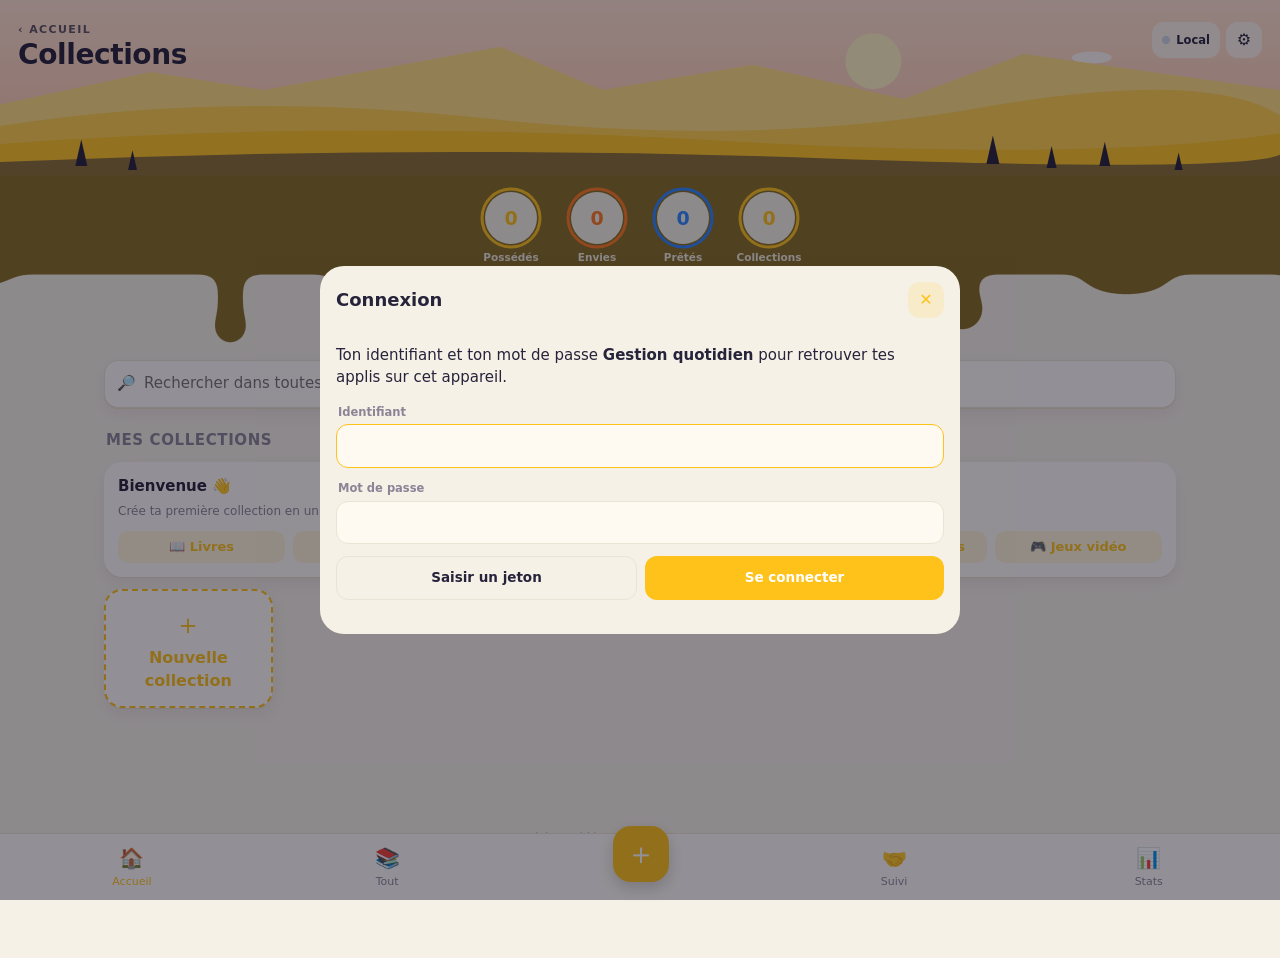
<file: collections.html>
<!DOCTYPE html>
<html lang="fr">
<head>
<meta charset="utf-8">
<meta name="viewport" content="width=device-width, initial-scale=1, viewport-fit=cover">
<meta name="theme-color" content="#ffc21a">
<link rel="manifest" href="manifest.webmanifest">
<link rel="apple-touch-icon" href="apple-touch-icon.png">
<meta name="apple-mobile-web-app-capable" content="yes">
<title>Collections</title>
<link rel="stylesheet" href="ui/kit.css">
<style>
:root{--violet:var(--acc);--violet-2:var(--acc);--violet-soft:var(--soft);--violet-ink:var(--acc);--muted:var(--mut);--ok:#14a06b;--warn:#e08a00;--bad:#ff4f5e;--r:18px;--safe-b:env(safe-area-inset-bottom,0px)}
*{box-sizing:border-box;-webkit-tap-highlight-color:transparent}
html,body{margin:0;background:var(--bg);color:var(--ink);font:15px/1.45 Inter,system-ui,-apple-system,"Segoe UI",Roboto,sans-serif}
button,input,select,textarea{font:inherit;color:inherit}
a{color:var(--violet)}
.top{position:sticky;top:0;z-index:20;display:flex;align-items:center;gap:8px;padding:10px 12px;padding-top:max(10px,env(safe-area-inset-top));background:linear-gradient(135deg,var(--acc),var(--acc) 60%,var(--acc));color:#fff}
.top h1{flex:1;margin:0;font-size:19px;font-weight:700;letter-spacing:.2px;white-space:nowrap;overflow:hidden;text-overflow:ellipsis}
.icon-btn{border:0;background:rgba(255,255,255,.16);color:inherit;width:38px;height:38px;border-radius:12px;display:grid;place-items:center;font-size:18px;cursor:pointer;text-decoration:none;flex:none}
.sheet .icon-btn{background:var(--violet-soft);color:var(--violet-ink)}
.sync{border:0;background:rgba(255,255,255,.16);color:#fff;border-radius:99px;padding:6px 10px;display:flex;align-items:center;gap:6px;font-size:12px;cursor:pointer}
.sync .dot{width:8px;height:8px;border-radius:50%;background:#cbd5e1}
.sync.ok .dot{background:#4ade80}.sync.busy .dot,.sync.pending .dot{background:#fbbf24;animation:pulse 1s infinite}.sync.err .dot{background:#f87171}
@keyframes pulse{50%{opacity:.3}}
main{padding:14px 14px calc(96px + var(--safe-b));max-width:1100px;margin:0 auto}
.bottom{position:fixed;left:0;right:0;bottom:0;z-index:20;display:flex;justify-content:space-around;align-items:center;background:var(--card);border-top:1px solid var(--line);padding:6px 4px calc(6px + var(--safe-b))}
.bottom button{border:0;background:none;display:flex;flex-direction:column;align-items:center;gap:1px;font-size:20px;color:var(--muted);padding:4px 10px;cursor:pointer;min-width:58px}
.bottom button span{font-size:11px}
.bottom button.on{color:var(--violet)}
.bottom .fab{width:56px;height:56px;border-radius:18px;background:linear-gradient(135deg,var(--acc),var(--acc));color:#fff;font-size:30px;margin-top:-26px;box-shadow:0 6px 18px rgba(109,40,217,.4);justify-content:center;min-width:0}
h2.sec{font-size:15px;margin:22px 2px 10px;color:var(--muted);font-weight:600;text-transform:uppercase;letter-spacing:.6px;display:flex;align-items:center;justify-content:space-between}
.card{background:var(--card);border-radius:var(--r);box-shadow:var(--shadow);padding:14px}
.search{display:flex;align-items:center;gap:8px;background:var(--card);border:1px solid var(--line);border-radius:14px;padding:0 12px;box-shadow:var(--shadow)}
.search input{flex:1;border:0;background:none;padding:12px 0;outline:none;min-width:0}
.chips{display:flex;gap:8px;overflow-x:auto;padding:10px 0 4px;scrollbar-width:none}
.chips::-webkit-scrollbar{display:none}
.chip{flex:none;border:1px solid var(--line);background:var(--card);border-radius:99px;padding:6px 12px;font-size:13px;cursor:pointer;white-space:nowrap}
.chip.on{background:var(--violet);border-color:var(--violet);color:#fff}
.kpis{display:grid;grid-template-columns:repeat(3,1fr);gap:10px;margin-top:14px}
.kpi{background:var(--card);border-radius:14px;padding:12px;box-shadow:var(--shadow)}
.kpi b{display:block;font-size:22px;color:var(--violet)}
.kpi span{font-size:12px;color:var(--muted)}
.tiles{display:grid;grid-template-columns:repeat(auto-fill,minmax(150px,1fr));gap:12px}
.tile{position:relative;border:0;border-radius:18px;padding:14px;min-height:118px;color:#fff;text-align:left;cursor:pointer;display:flex;flex-direction:column;justify-content:space-between;box-shadow:var(--shadow);overflow:hidden}
.tile .ic{font-size:28px}
.tile b{font-size:16px;display:block}
.tile small{opacity:.85}
.tile.add{background:var(--card);color:var(--violet);border:2px dashed var(--violet-2);align-items:center;justify-content:center;text-align:center}
.row-scroll{display:flex;gap:10px;overflow-x:auto;padding-bottom:6px;scrollbar-width:none}
.row-scroll::-webkit-scrollbar{display:none}
.row-scroll .it{width:104px;flex:none}
.grid{display:grid;grid-template-columns:repeat(auto-fill,minmax(108px,1fr));gap:12px}
.it{cursor:pointer;min-width:0;position:relative}
/* Sélection multiple */
.selmode .it,.selmode .li{transition:transform .12s}
.selmode [data-open]::after{content:'';position:absolute;top:6px;left:6px;width:22px;height:22px;border-radius:11px;border:2px solid #fff;background:rgba(0,0,0,.25);box-shadow:0 1px 4px rgba(0,0,0,.3)}
.selmode .li{position:relative}
#items.selmode{padding-bottom:170px}
.selmode [data-open].picked::after{background:var(--acc);border-color:#fff;content:'✓';color:#fff;font:700 13px/18px Inter,sans-serif;text-align:center}
.selmode [data-open].picked .cover{outline:3px solid var(--acc);outline-offset:2px}
.selbar{position:fixed;left:10px;right:10px;bottom:calc(84px + var(--safe-b,0px));z-index:40;background:var(--card);color:var(--ink);border-radius:18px;box-shadow:0 10px 30px rgba(0,0,0,.25);padding:10px 12px;display:flex;flex-direction:column;gap:8px;max-width:680px;margin:0 auto}
.selbar .row{display:flex;gap:6px;align-items:center;flex-wrap:wrap}
.selbar b{flex:1;font-size:14px}
.selbar .btn{padding:7px 10px;font-size:12.5px}
.cover{position:relative;aspect-ratio:2/3;border-radius:10px;overflow:hidden;background:var(--violet-soft);box-shadow:var(--shadow);display:grid;place-items:center}
.cover img{width:100%;height:100%;object-fit:cover;display:block}
.cover .ph{display:flex;flex-direction:column;align-items:center;gap:4px;padding:8px;text-align:center;font-size:11px;color:#fff;width:100%;height:100%;justify-content:center}
.cover .ph i{font-style:normal;font-size:26px}
.cover .ph.rk{color:#26233a;font-weight:600;gap:2px}.cover .ph.rk svg{max-width:62%;height:auto;flex:none}
html[data-theme=dark] .cover .ph.rk{color:#26233a}
.badge{position:absolute;top:6px;left:6px;font-size:10px;font-weight:700;padding:2px 6px;border-radius:99px;background:rgba(0,0,0,.6);color:#fff}
.badge.wish{background:#db2777}.badge.loan{background:#d97706}.badge.pre{background:#0891b2}
.vol{position:absolute;bottom:6px;right:6px;font-size:11px;font-weight:700;padding:2px 7px;border-radius:8px;background:var(--violet);color:#fff}
.it .t{font-size:13px;font-weight:600;margin-top:6px;line-height:1.25;display:-webkit-box;-webkit-line-clamp:2;-webkit-box-orient:vertical;overflow:hidden}
.it .c{font-size:12px;color:var(--muted);white-space:nowrap;overflow:hidden;text-overflow:ellipsis}
.list .li{display:flex;gap:12px;align-items:center;background:var(--card);border-radius:14px;padding:8px;box-shadow:var(--shadow);margin-bottom:8px;cursor:pointer}
.list .li .cover{width:52px;flex:none;border-radius:8px}
.list .li .cover .ph i{font-size:18px}.list .li .cover .ph span{display:none}
.li .meta{flex:1;min-width:0}
.li .meta b{display:block;white-space:nowrap;overflow:hidden;text-overflow:ellipsis}
.li .meta small{color:var(--muted);display:block;white-space:nowrap;overflow:hidden;text-overflow:ellipsis}
.toolbar{display:flex;gap:8px;align-items:center;margin-top:10px}
.toolbar select{flex:1;border:1px solid var(--line);background:var(--card);border-radius:12px;padding:8px 10px}
.seg{display:flex;background:var(--violet-soft);border-radius:12px;padding:3px}
.seg button{border:0;background:none;padding:6px 10px;border-radius:9px;cursor:pointer;color:var(--violet-ink)}
.seg button.on{background:var(--card);box-shadow:var(--shadow)}
.count{font-size:12px;color:var(--muted);margin:10px 2px}
.empty{text-align:center;color:var(--muted);padding:40px 16px}
.empty .big{font-size:44px}
.btn{border:0;border-radius:12px;padding:11px 16px;font-weight:600;cursor:pointer;background:var(--violet);color:#fff;display:inline-flex;align-items:center;justify-content:center;gap:6px}
.btn.ghost{background:var(--violet-soft);color:var(--violet-ink)}
.btn.danger{background:#fee2e2;color:#b91c1c}
.btn.sm{padding:7px 11px;font-size:13px;border-radius:10px}
.btn.block{width:100%}
.btn:disabled{opacity:.5}
.btns{display:flex;gap:8px;flex-wrap:wrap}
.btns .btn{flex:1}
/* sheet */
.sheet-wrap{position:fixed;inset:0;z-index:50;background:rgba(15,10,30,.45);display:flex;align-items:flex-end;justify-content:center;animation:fade .15s}
.sheet-wrap[hidden]{display:none}
.sheet{background:var(--bg);width:100%;max-width:640px;max-height:92vh;border-radius:22px 22px 0 0;display:flex;flex-direction:column;animation:up .2s ease-out}
@media (min-width:700px){.sheet-wrap{align-items:center}.sheet{border-radius:22px;max-height:88vh}}
.sheet-head{display:flex;align-items:center;gap:10px;padding:14px 16px 8px}
.sheet-head h2{flex:1;margin:0;font-size:18px}
.sheet-body{overflow-y:auto;padding:4px 16px calc(20px + var(--safe-b))}
@keyframes up{from{transform:translateY(40px);opacity:.4}}
@keyframes fade{from{opacity:0}}
.field{margin-bottom:12px}
.field label{display:block;font-size:12px;font-weight:600;color:var(--muted);margin:0 0 4px 2px}
.field input,.field select,.field textarea{width:100%;border:1px solid var(--line);background:var(--card);border-radius:12px;padding:10px 12px;outline:none}
.field input:focus,.field select:focus,.field textarea:focus{border-color:var(--violet-2);box-shadow:0 0 0 3px rgba(139,92,246,.18)}
.field textarea{min-height:80px;resize:vertical}
.cols{display:grid;grid-template-columns:1fr 1fr;gap:10px}
.cols3{display:grid;grid-template-columns:1fr 1fr 1fr;gap:10px}
.hint{font-size:12px;color:var(--muted)}
.stars{display:flex;gap:4px;font-size:24px}
.stars button{border:0;background:none;cursor:pointer;color:#d4d0e2;padding:0}
.stars button.on{color:#f59e0b}
.menu{display:grid;gap:10px}
.menu button{display:flex;gap:14px;align-items:center;text-align:left;border:0;background:var(--card);border-radius:16px;padding:14px;box-shadow:var(--shadow);cursor:pointer}
.menu button .ic{font-size:26px;width:46px;height:46px;border-radius:14px;display:grid;place-items:center;background:var(--violet-soft);flex:none}
.menu button.ai .ic{background:linear-gradient(135deg,var(--acc),#ec4899);color:#fff}
.menu button b{display:block}.menu button small{color:var(--muted)}
.detail-top{display:flex;gap:14px}
.detail-top .cover{width:120px;flex:none}
.detail-top h3{margin:0 0 4px;font-size:19px;line-height:1.25}
.kv{display:grid;grid-template-columns:auto 1fr;gap:6px 14px;font-size:14px;margin:14px 0}
.kv dt{color:var(--muted)}.kv dd{margin:0}
.tag{display:inline-block;background:var(--violet-soft);color:var(--violet-ink);border-radius:99px;padding:2px 9px;font-size:12px;margin:2px 4px 2px 0}
.loanbox{background:#fff7ed;border:1px solid #fed7aa;color:#9a3412;border-radius:14px;padding:12px;margin:10px 0}
html[data-theme=dark] .loanbox-x{}@media all{html[data-theme=dark] .loanbox{background:#2a1d10;border-color:#5a3b17;color:#fdba74}}
.overdue{color:var(--bad);font-weight:700}
.cand{background:var(--card);border-radius:16px;padding:12px;box-shadow:var(--shadow);margin-bottom:12px}
.cand.off{opacity:.45}
.cand-head{display:flex;gap:12px}
.cand-head .cover{width:78px;flex:none}
.cand-head .f{flex:1;min-width:0}
.cand-head .f input{width:100%;border:1px solid var(--line);background:var(--bg);border-radius:10px;padding:7px 9px;margin-bottom:6px}
.covopts{display:flex;gap:6px;flex-wrap:wrap;margin-top:8px}
.covopts .chip{padding:4px 10px;font-size:12px}
.warn{font-size:12px;color:var(--warn);font-weight:600}
.conf{font-size:11px;padding:2px 7px;border-radius:99px;background:var(--violet-soft);color:var(--violet-ink)}
.scanner{position:relative;border-radius:16px;overflow:hidden;background:#000;aspect-ratio:4/3}
.scanner video{width:100%;height:100%;object-fit:cover}
.scanner .aim{position:absolute;left:12%;right:12%;top:38%;bottom:38%;border:3px solid rgba(167,139,250,.95);border-radius:12px;box-shadow:0 0 0 999px rgba(0,0,0,.35)}
.spinner{width:42px;height:42px;border:4px solid var(--violet-soft);border-top-color:var(--violet);border-radius:50%;animation:spin 1s linear infinite;margin:20px auto}
@keyframes spin{to{transform:rotate(360deg)}}
.bars .bar{display:flex;align-items:center;gap:10px;margin:8px 0;font-size:13px}
.bars .bar span:first-child{width:120px;flex:none;white-space:nowrap;overflow:hidden;text-overflow:ellipsis}
.bars .bar .b{flex:1;height:10px;background:var(--violet-soft);border-radius:99px;overflow:hidden}
.bars .bar .b i{display:block;height:100%;background:linear-gradient(90deg,var(--acc),var(--acc));border-radius:99px}
.bars .bar em{font-style:normal;width:44px;text-align:right;color:var(--muted)}
.gap{display:flex;justify-content:space-between;gap:10px;align-items:center;padding:10px 0;border-bottom:1px solid var(--line)}
.gap:last-child{border:0}
.toast{position:fixed;left:50%;bottom:calc(90px + var(--safe-b));transform:translateX(-50%) translateY(20px);background:#1e1b2e;color:#fff;padding:10px 16px;border-radius:12px;font-size:14px;opacity:0;pointer-events:none;transition:.25s;z-index:60;max-width:90vw;text-align:center}
.toast.show{opacity:1;transform:translateX(-50%)}
.preview-img{width:100%;max-height:260px;object-fit:contain;border-radius:14px;background:#000}
details.more summary{cursor:pointer;color:var(--violet);font-weight:600;margin:6px 0 12px}

/* --- Habillage « Gestion quotidien » --- */
.k-hero .sync{border:0;height:36px;border-radius:12px;padding:0 10px;background:rgba(255,253,248,.72);color:#26233a;font-size:11.5px;font-weight:700;display:flex;align-items:center;gap:6px;backdrop-filter:blur(6px)}
.k-hero .icon-btn{border:0;width:36px;height:36px;border-radius:12px;background:rgba(255,253,248,.72);color:#26233a;display:grid;place-items:center;font-size:16px}
html[data-theme=dark] .k-hero .sync,html[data-theme=dark] .k-hero .icon-btn{background:rgba(33,31,44,.7);color:#f1ede4}
main{position:relative;z-index:1}
.bottom .fab{background:var(--acc)!important;box-shadow:0 6px 16px rgba(0,0,0,.18)!important}
.card,.kpi,.tile,.doc,.ev,.li,.cand,.k-stat{box-shadow:var(--shadow)}
.tile{color:#fff}
.aibox{background:var(--acc)!important}
.menu button.ai .ic{background:var(--acc)!important}
</style>
</head>
<body>
<header id="hero"></header>
<div id="topActions" data-keep style="display:none"><button id="syncBtn" class="sync" title="Synchroniser maintenant"><span class="dot"></span><span id="syncTxt">Local</span></button><button id="settingsBtn" class="icon-btn" aria-label="Réglages">⚙︎</button></div>
<a id="hubLink" hidden></a><span id="title" hidden></span>
<main id="view"></main>
<nav class="bottom">
  <button data-nav="#/">🏠<span>Accueil</span></button>
  <button data-nav="#/all">📚<span>Tout</span></button>
  <button id="fab" class="fab" aria-label="Ajouter">＋</button>
  <button data-nav="#/suivi">🤝<span>Suivi</span></button>
  <button data-nav="#/stats">📊<span>Stats</span></button>
</nav>
<div id="sheetWrap" class="sheet-wrap" hidden>
  <div class="sheet" role="dialog" aria-modal="true">
    <div class="sheet-head"><h2 id="sheetTitle"></h2><button class="icon-btn" id="sheetClose" aria-label="Fermer">✕</button></div>
    <div id="sheetBody" class="sheet-body"></div>
  </div>
</div>
<div id="toast" class="toast"></div>

<script type="module">
import { initApp as kitInit, hero as kitHero, logoutDevice as kitLogout, rocket as kitRocket, setGH as kitSetGH } from './ui/kit.js';
kitInit('collections');

/* =========================================================
   Collections — sous-app du hub « Gestion quotidien »
   Données : JSON dans le dépôt GitHub privé (même dépôt que Violette)
   Images  : fichiers JPEG dans un dossier du même dépôt
   ========================================================= */
const APP_VERSION = '1.0.0';
const $ = (s, r = document) => r.querySelector(s);
const $$ = (s, r = document) => [...r.querySelectorAll(s)];
const esc = s => String(s ?? '').replace(/[&<>"']/g, c => ({ '&': '&amp;', '<': '&lt;', '>': '&gt;', '"': '&quot;', "'": '&#39;' }[c]));
const uid = () => Date.now().toString(36) + Math.random().toString(36).slice(2, 8);
const now = () => Date.now();
const norm = s => String(s ?? '').normalize('NFD').replace(/[̀-ͯ]/g, '').toLowerCase().trim();
const read = (k, d) => { try { const v = localStorage.getItem(k); return v ? JSON.parse(v) : d; } catch { return d; } };
const write = (k, v) => { try { localStorage.setItem(k, JSON.stringify(v)); } catch (e) { console.warn('localStorage', e); } };
const fmtDate = ts => ts ? new Date(ts).toLocaleDateString('fr-FR') : '';
const money = n => (n || n === 0) && n !== '' ? Number(n).toLocaleString('fr-FR', { style: 'currency', currency: 'EUR' }) : '';
const todayISO = () => new Date().toISOString().slice(0, 10);

const TYPES = {
  livre:       { label: 'Livres',          icon: '📖', creator: 'Auteur',       color: '#7c3aed' },
  bd:          { label: 'BD',              icon: '💬', creator: 'Auteurs',      color: '#db2777' },
  manga:       { label: 'Mangas',          icon: '🏯', creator: 'Mangaka',      color: '#e11d48' },
  musique:     { label: 'Musique',         icon: '💿', creator: 'Artiste',      color: '#0891b2' },
  film:        { label: 'Films & séries',  icon: '🎬', creator: 'Réalisateur',  color: '#ea580c' },
  jeu_video:   { label: 'Jeux vidéo',      icon: '🎮', creator: 'Studio',       color: '#16a34a' },
  jeu_societe: { label: 'Jeux de société', icon: '🎲', creator: 'Auteur',       color: '#ca8a04' },
  lego:        { label: 'LEGO & briques',  icon: '🧱', creator: 'Marque',       color: '#dc2626' },
  figurine:    { label: 'Figurines',       icon: '🗿', creator: 'Fabricant',    color: '#4f46e5' },
  autre:       { label: 'Autre',           icon: '📦', creator: 'Créateur',     color: '#64748b' },
};
const STATUS = { possede: 'Possédé', souhait: 'Souhaité', precommande: 'Précommandé' };
const PROGRESS = { '': '—', a_faire: 'À lire / voir / jouer', en_cours: 'En cours', termine: 'Terminé' };
const CONDITION = { '': '—', neuf: 'Neuf', tres_bon: 'Très bon', bon: 'Bon', moyen: 'Moyen', abime: 'Abîmé' };

/* ---------- Réglages ---------- */
const LS = { data: 'collections.data.v1', settings: 'collections.settings.v1', sync: 'collections.sync.v1', ui: 'collections.ui.v1', shared: 'hub.github' };
const DEFAULT_SETTINGS = { owner: '', repo: '', branch: '', path: 'JSON_COLLECTIONS.json', mediaDir: 'collections-media', token: '', hubUrl: './index.html' };
function loadSettings() {
  const s = { ...DEFAULT_SETTINGS, ...read(LS.settings, {}) };
  const shared = { ...(read('violette_github', {}) || {}), ...Object.fromEntries(Object.entries(read(LS.shared, {}) || {}).filter(([, v]) => v)) };
  if (shared) for (const k of ['owner', 'repo', 'branch', 'token']) if (shared[k]) s[k] = shared[k]; // réglages communs : toujours la version partagée
  if (!s.branch) s.branch = 'main';
  if ('aiKey' in s || 'aiModel' in s) { delete s.aiKey; delete s.aiModel; write(LS.settings, s); } // ancienne clé : effacée de l'appareil
  return s;
}
let S = loadSettings();
let ui = { view: 'grid', sort: 'recent', filter: 'all', q: '', lastCollection: '', lastStatus: 'possede', ...read(LS.ui, {}) };
const saveUI = () => write(LS.ui, ui);

/* ---------- Données ---------- */
const emptyData = () => ({ app: 'collections', schema: 1, updatedAt: 0, collections: [], items: [], tombstones: {} });
let data = read(LS.data, null) || emptyData();
let syncMeta = { sha: null, dirty: false, lastSync: 0, pendingMedia: [], ...read(LS.sync, {}) };
const saveSync = () => write(LS.sync, syncMeta);

function touch() { data.updatedAt = now(); write(LS.data, data); syncMeta.dirty = true; saveSync(); scheduleSync(); }
function upsertItems(list) { const t = now(); for (const it of list) { it.updatedAt = t; const i = data.items.findIndex(x => x.id === it.id); if (i >= 0) data.items[i] = it; else data.items.push(it); } touch(); }
const upsertItem = it => upsertItems([it]);
function deleteItem(id) { const it = getItem(id); data.items = data.items.filter(x => x.id !== id); data.tombstones[id] = now(); if (it?.cover?.type === 'repo') removeMedia(it.cover.path); touch(); }
function upsertCollection(c) { c.updatedAt = now(); const i = data.collections.findIndex(x => x.id === c.id); if (i >= 0) data.collections[i] = c; else data.collections.push(c); touch(); return c; }
function deleteCollection(id) {
  const t = now();
  for (const it of data.items.filter(x => x.collectionId === id)) { data.tombstones[it.id] = t; if (it.cover?.type === 'repo') removeMedia(it.cover.path); }
  data.items = data.items.filter(x => x.collectionId !== id);
  data.collections = data.collections.filter(x => x.id !== id); data.tombstones[id] = t; touch();
}
const getItem = id => data.items.find(x => x.id === id);
const getColl = id => data.collections.find(x => x.id === id);
const collType = c => TYPES[c?.type] || TYPES.autre;
function newCollection(type, name) {
  const t = TYPES[type] || TYPES.autre;
  return upsertCollection({ id: uid(), name: name || t.label, type: TYPES[type] ? type : 'autre', icon: t.icon, color: t.color, createdAt: now() });
}
function blankItem(collectionId) {
  return { id: uid(), collectionId, title: '', subtitle: '', creators: '', series: '', volume: '', publisher: '', year: '', isbn: '', format: '', genre: '', language: '', tags: [], description: '',
    status: ui.lastStatus || 'possede', progress: '', condition: '', rating: 0, pricePaid: '', value: '', acquiredAt: '', location: '', notes: '', copies: 1, cover: null, loan: null, source: 'manuel', createdAt: now(), updatedAt: now() };
}

function mergeData(a, b) {
  const out = emptyData();
  out.tombstones = { ...(a.tombstones || {}) };
  for (const [k, v] of Object.entries(b.tombstones || {})) out.tombstones[k] = Math.max(out.tombstones[k] || 0, v);
  const mergeList = (la, lb) => {
    const m = new Map();
    for (const x of [...(la || []), ...(lb || [])]) { const cur = m.get(x.id); if (!cur || (x.updatedAt || 0) > (cur.updatedAt || 0)) m.set(x.id, x); }
    return [...m.values()].filter(x => !((out.tombstones[x.id] || 0) >= (x.updatedAt || 0))).sort((p, q) => (p.createdAt || 0) - (q.createdAt || 0) || String(p.id).localeCompare(q.id));
  };
  out.collections = mergeList(a.collections, b.collections);
  out.items = mergeList(a.items, b.items);
  out.updatedAt = Math.max(a.updatedAt || 0, b.updatedAt || 0);
  return out;
}
const canon = d => JSON.stringify({ c: [...(d.collections || [])].sort((a, b) => a.id < b.id ? -1 : 1), i: [...(d.items || [])].sort((a, b) => a.id < b.id ? -1 : 1), t: Object.keys(d.tombstones || {}).sort().map(k => [k, d.tombstones[k]]) });

/* ---------- Encodage ---------- */
function utf8ToB64(str) { const bytes = new TextEncoder().encode(str); let bin = ''; for (let i = 0; i < bytes.length; i += 0x8000) bin += String.fromCharCode(...bytes.subarray(i, i + 0x8000)); return btoa(bin); }
function b64ToUtf8(b64) { const bin = atob(b64.replace(/\s/g, '')); const bytes = new Uint8Array(bin.length); for (let i = 0; i < bin.length; i++) bytes[i] = bin.charCodeAt(i); return new TextDecoder().decode(bytes); }
const blobToB64 = b => new Promise((res, rej) => { const fr = new FileReader(); fr.onload = () => res(String(fr.result).split(',')[1]); fr.onerror = rej; fr.readAsDataURL(b); });

/* ---------- IndexedDB (cache des images) ---------- */
const idb = (() => {
  let dbp;
  const open = () => dbp ||= new Promise((res, rej) => { const r = indexedDB.open('collections-media', 1); r.onupgradeneeded = () => r.result.createObjectStore('blobs'); r.onsuccess = () => res(r.result); r.onerror = () => rej(r.error); });
  const tx = async (mode, fn) => { const db = await open(); return new Promise((res, rej) => { const t = db.transaction('blobs', mode); const st = t.objectStore('blobs'); const rq = fn(st); t.oncomplete = () => res(rq?.result); t.onerror = () => rej(t.error); }); };
  return { get: k => tx('readonly', s => s.get(k)).catch(() => null), set: (k, v) => tx('readwrite', s => s.put(v, k)), del: k => tx('readwrite', s => s.delete(k)).catch(() => {}) };
})();

/* ---------- GitHub ---------- */
async function errMsg(r) { try { const j = await r.json(); return `${r.status} ${j.message || ''}`; } catch { return `HTTP ${r.status}`; } }
const gh = {
  ok: () => !!(S.owner && S.repo && S.token),
  url: p => `https://api.github.com/repos/${encodeURIComponent(S.owner)}/${encodeURIComponent(S.repo)}/contents/${p.split('/').map(encodeURIComponent).join('/')}`,
  h: (accept = 'application/vnd.github+json') => ({ Authorization: `Bearer ${S.token}`, Accept: accept, 'X-GitHub-Api-Version': '2022-11-28' }),
  async getText(p) {
    const q = `?ref=${encodeURIComponent(S.branch)}`;
    const r = await fetch(gh.url(p) + q, { headers: gh.h(), cache: 'no-store' });
    if (r.status === 404) return null;
    if (!r.ok) throw new Error(await errMsg(r));
    const j = await r.json();
    let text;
    if (j.content && j.encoding === 'base64') text = b64ToUtf8(j.content);
    else { const r2 = await fetch(gh.url(p) + q, { headers: gh.h('application/vnd.github.raw+json'), cache: 'no-store' }); if (!r2.ok) throw new Error(await errMsg(r2)); text = await r2.text(); }
    return { sha: j.sha, text };
  },
  async sha(p) { const r = await fetch(gh.url(p) + `?ref=${encodeURIComponent(S.branch)}`, { headers: gh.h(), cache: 'no-store' }); if (!r.ok) return null; return (await r.json()).sha; },
  async put(p, b64, sha, message) {
    const body = { message, content: b64, branch: S.branch }; if (sha) body.sha = sha;
    const r = await fetch(gh.url(p), { method: 'PUT', headers: { ...gh.h(), 'Content-Type': 'application/json' }, body: JSON.stringify(body) });
    if (!r.ok) { const e = new Error(await errMsg(r)); e.status = r.status; throw e; }
    return (await r.json()).content.sha;
  },
  async getBlob(p) { const r = await fetch(gh.url(p) + `?ref=${encodeURIComponent(S.branch)}`, { headers: gh.h('application/vnd.github.raw+json'), cache: 'no-store' }); return r.ok ? r.blob() : null; },
  async del(p, message) { const sha = await gh.sha(p); if (!sha) return; await fetch(gh.url(p), { method: 'DELETE', headers: { ...gh.h(), 'Content-Type': 'application/json' }, body: JSON.stringify({ message, sha, branch: S.branch }) }); },
};

/* ---------- Synchronisation ---------- */
let syncing = false, syncAgain = false, syncTimer = null;
function setSync(state, msg = '') {
  const b = $('#syncBtn'); b.className = 'sync ' + state;
  $('#syncTxt').textContent = { local: 'Local', pending: 'En attente', busy: 'Synchro…', ok: 'À jour', err: 'Erreur' }[state] || state;
  b.title = msg || (syncMeta.lastSync ? 'Dernière synchro : ' + new Date(syncMeta.lastSync).toLocaleString('fr-FR') : 'Synchroniser');
}
function scheduleSync(delay = 1500) { clearTimeout(syncTimer); if (!gh.ok()) { setSync('local', 'Configure GitHub dans les réglages'); return; } setSync('pending'); syncTimer = setTimeout(sync, delay); }
async function uploadPendingMedia() {
  for (const p of [...syncMeta.pendingMedia]) {
    const blob = await idb.get(p);
    if (blob) {
      const b64 = await blobToB64(blob);
      try { await gh.put(p, b64, null, `Collections : image ${p.split('/').pop()}`); }
      catch (e) { if (e.status === 422 || e.status === 409) await gh.put(p, b64, await gh.sha(p), `Collections : image ${p.split('/').pop()}`); else throw e; }
    }
    syncMeta.pendingMedia = syncMeta.pendingMedia.filter(x => x !== p); saveSync();
  }
}
async function removeMedia(p) {
  syncMeta.pendingMedia = syncMeta.pendingMedia.filter(x => x !== p); saveSync();
  idb.del(p);
  if (gh.ok()) gh.del(p, `Collections : suppression image`).catch(() => {});
}
async function sync() {
  if (!gh.ok()) { setSync('local', 'Configure GitHub dans les réglages'); return; }
  if (syncing) { syncAgain = true; return; }
  syncing = true; setSync('busy');
  try {
    await uploadPendingMedia();
    for (let attempt = 0; attempt < 4; attempt++) {
      const remote = await gh.getText(S.path);
      const remoteData = remote && remote.text.trim() ? JSON.parse(remote.text) : null;
      const merged = remoteData ? mergeData(data, remoteData) : data;
      const localChanged = canon(merged) !== canon(data);
      const needPush = !remoteData || canon(merged) !== canon(remoteData);
      data = merged; write(LS.data, data);
      if (localChanged) render();
      if (!needPush) { syncMeta.sha = remote.sha; break; }
      try {
        syncMeta.sha = await gh.put(S.path, utf8ToB64(JSON.stringify(data, null, 1)), remote?.sha, `Collections : ${data.items.length} objets (${new Date().toLocaleString('fr-FR')})`);
        break;
      } catch (e) { if ((e.status === 409 || e.status === 422) && attempt < 3) continue; throw e; }
    }
    syncMeta.dirty = false; syncMeta.lastSync = now(); saveSync(); setSync('ok');
  } catch (e) { console.error(e); setSync('err', e.message); toast('Synchro GitHub : ' + e.message); }
  finally { syncing = false; if (syncAgain) { syncAgain = false; scheduleSync(300); } }
}

/* ---------- Images ---------- */
const urlCache = new Map();
async function coverURL(cover) {
  if (!cover) return null;
  if (cover.type === 'url') return cover.src;
  if (cover.type !== 'repo') return null;
  if (urlCache.has(cover.path)) return urlCache.get(cover.path);
  let blob = await idb.get(cover.path);
  if (!blob && gh.ok()) { try { blob = await gh.getBlob(cover.path); if (blob) idb.set(cover.path, blob); } catch {} }
  if (!blob) return null;
  const u = URL.createObjectURL(blob); urlCache.set(cover.path, u); return u;
}
async function storeCoverBlob(itemId, blob) {
  const p = `${S.mediaDir.replace(/\/+$/, '')}/${itemId}-${Date.now().toString(36)}.jpg`;
  await idb.set(p, blob); urlCache.set(p, URL.createObjectURL(blob));
  syncMeta.pendingMedia.push(p); saveSync();
  return { type: 'repo', path: p };
}
async function fileToImage(file) { const u = URL.createObjectURL(file); const img = new Image(); img.src = u; await img.decode(); setTimeout(() => URL.revokeObjectURL(u), 2000); return img; }
function drawScaled(img, max, crop) {
  const W = img.naturalWidth, H = img.naturalHeight;
  let sx = 0, sy = 0, sw = W, sh = H;
  if (crop && crop.length === 4) {
    const pad = 0.02; const [x0, y0, x1, y1] = crop.map(Number);
    sx = Math.max(0, (Math.min(x0, x1) - pad) * W); sy = Math.max(0, (Math.min(y0, y1) - pad) * H);
    sw = Math.min(W - sx, (Math.abs(x1 - x0) + 2 * pad) * W); sh = Math.min(H - sy, (Math.abs(y1 - y0) + 2 * pad) * H);
    if (sw < 20 || sh < 20) { sx = 0; sy = 0; sw = W; sh = H; }
  }
  const sc = Math.min(1, max / Math.max(sw, sh));
  const c = document.createElement('canvas'); c.width = Math.round(sw * sc); c.height = Math.round(sh * sc);
  c.getContext('2d').drawImage(img, sx, sy, sw, sh, 0, 0, c.width, c.height);
  return c;
}
const canvasToBlob = (c, q = 0.8) => new Promise(r => c.toBlob(r, 'image/jpeg', q));
function pickImages({ camera = false, multiple = false } = {}) {
  return new Promise(res => {
    const inp = document.createElement('input'); inp.type = 'file'; inp.accept = 'image/*';
    if (camera) inp.capture = 'environment'; if (multiple) inp.multiple = true;
    inp.onchange = () => res([...inp.files]); inp.addEventListener('cancel', () => res([]));
    inp.click();
  });
}

/* ---------- Recherche ISBN (Google Books + Open Library) ---------- */
const cleanCode = c => String(c || '').replace(/[^0-9Xx]/g, '').toUpperCase();
function isbn10to13(i) { if (i.length !== 10) return i; const b = '978' + i.slice(0, 9); let s = 0; for (let k = 0; k < 12; k++) s += +b[k] * (k % 2 ? 3 : 1); return b + ((10 - s % 10) % 10); }
const isBookCode = c => /^97[89]\d{10}$/.test(c) || /^\d{9}[\dX]$/.test(c);
async function lookupISBN(raw) {
  let code = cleanCode(raw); if (code.length === 10) code = isbn10to13(code);
  let res = null;
  try {
    const r = await fetch(`https://www.googleapis.com/books/v1/volumes?q=isbn:${code}`);
    const v = (await r.json()).items?.[0]?.volumeInfo;
    if (v) res = { title: v.title || '', subtitle: v.subtitle || '', creators: (v.authors || []).join(', '), publisher: v.publisher || '', year: (v.publishedDate || '').slice(0, 4), description: (v.description || '').slice(0, 600), genre: (v.categories || [])[0] || '', language: v.language || '', cover: v.imageLinks ? (v.imageLinks.thumbnail || v.imageLinks.smallThumbnail || '').replace('http:', 'https:').replace('&edge=curl', '') : '' };
  } catch {}
  if (!res || !res.cover) {
    try {
      const r = await fetch(`https://openlibrary.org/api/books?bibkeys=ISBN:${code}&format=json&jscmd=data`);
      const b = (await r.json())[`ISBN:${code}`];
      if (b) {
        const ol = { title: b.title || '', subtitle: b.subtitle || '', creators: (b.authors || []).map(a => a.name).join(', '), publisher: (b.publishers || [])[0]?.name || '', year: (b.publish_date || '').match(/\d{4}/)?.[0] || '', cover: b.cover?.large || b.cover?.medium || '' };
        res = res ? { ...ol, ...Object.fromEntries(Object.entries(res).filter(([, v]) => v)) } : ol;
      }
    } catch {}
  }
  if (res) { res.isbn = code; res.type = 'livre'; }
  return res;
}

/* ---------- Belles images en ligne (sans clé) ---------- */
// Livres, BD, mangas : Open Library (grande taille) puis Google Books en haute définition.
// Films, jeux vidéo, jeux de société, musique, figurines… : image principale de l'article Wikipédia (fr puis en),
// et pochette iTunes pour la musique. Une image n'est retenue que si elle se charge et fait au moins 200 px.
const imgOK = (src, min = 200) => new Promise(res => { if (!src) return res(false); const i = new Image(); i.referrerPolicy = 'no-referrer'; const t = setTimeout(() => res(false), 7000); i.onload = () => { clearTimeout(t); res(Math.max(i.naturalWidth, i.naturalHeight) >= min); }; i.onerror = () => { clearTimeout(t); res(false); }; i.src = src; });
const gbBig = u => String(u || '').replace('http:', 'https:').replace('&edge=curl', '').replace(/&zoom=\d/, '') + '&fife=w800';
// Indice de type ajouté à la recherche, dans la langue du wiki (un mot français fait échouer la recherche sur le wiki anglais)
const WIKI_HINT = {
  fr: { film: 'film', jeu_video: 'jeu vidéo', jeu_societe: 'jeu de société', musique: 'album', lego: 'LEGO', bd: 'bande dessinée', manga: 'manga', livre: 'roman' },
  en: { film: 'film', jeu_video: 'video game', jeu_societe: 'board game', musique: 'album', lego: 'LEGO', bd: 'comics', manga: 'manga', livre: 'novel' },
};
const wordsOf = t => norm(t).split(/[^a-z0-9]+/).filter(w => w.length > 1 && !['the', 'of', 'and', 'le', 'la', 'les', 'de', 'des', 'du'].includes(w));
async function wikiQuery(lang, params) {
  const u = `https://${lang}.wikipedia.org/w/api.php?action=query&format=json&origin=*&redirects=1&prop=pageimages|description&piprop=thumbnail|original&pithumbsize=800&pilicense=any&${params}`;
  return Object.values((await (await fetch(u)).json()).query?.pages || {}).sort((a, b) => (a.index || 0) - (b.index || 0));
}
// L'article doit être du bon genre : « Injustice » (la notion) n'est pas la BD, « Avatar » (le film) n'est pas le jeu
const TYPE_DESC = { jeu_video: /video game|jeu vid[ée]o/i, film: /\bfilm|movie/i, musique: /album|single|\bep\b|soundtrack|bande originale/i, jeu_societe: /board game|card game|jeu de soci[ée]t[ée]|jeu de cartes/i, bd: /comic|bande dessin|graphic novel|manga|album/i, manga: /manga|comic|bande dessin/i, livre: /novel|book|roman|livre|essai|comic|bande dessin/i, lego: /lego/i, figurine: /figur|toy|action figure|statuette/i };
const rightKind = (p, type, strict) => { const re = TYPE_DESC[type]; if (!re) return true; if (!p.description) return !strict; return re.test(p.description); };
const pageImg = p => { const o = p.original?.source || '', small = p.original && Math.max(p.original.width || 0, p.original.height || 0) <= 1600; const u = (small ? o : p.thumbnail?.source) || o || ''; return /logo|\.svg|icon|wordmark|horizontal|banner|screenshot/i.test(u) ? '' : u; }; // image d'origine si elle est raisonnable (les vignettes recalculées sont parfois refusées)
// Les nombres d'un titre (« Année 2, 2e partie ») doivent se retrouver dans le titre trouvé : sinon c'est un autre tome
const numsOf = t => new Set(seqOf(t));
const seqOf = t => (String(t || '').match(/\d+/g) || []).filter(n => n.length < 4).map(n => String(+n)).sort();
// Même tome = exactement les mêmes numéros (« Année 1, 1re partie » ≠ « Année 1, 2e partie »)
const sameVolume = (ours, theirs) => { const a = seqOf(ours); return !a.length || a.join() === seqOf(theirs).join(); };
const volScore = (ours, theirs) => sameVolume(ours, theirs) ? 2 : -1;
function isbn13to10(i) { if (!/^978\d{10}$/.test(i)) return ''; const b = i.slice(3, 12); let s = 0; for (let k = 0; k < 9; k++) s += (10 - k) * +b[k]; const c = (11 - s % 11) % 11; return b + (c === 10 ? 'X' : String(c)); }

// Un ISBN saisi ou trouvé est parfois faux (celui d'un autre livre du même éditeur) : on le vérifie avant de s'en servir.
// Renvoie true (le titre correspond), false (c'est un autre livre) ou null (inconnu des bases).
const isbnCache = {};
async function isbnTitle(isbn) {
  if (isbn in isbnCache) return isbnCache[isbn];
  let t = null;
  try { const it = ((await (await fetch(`https://www.googleapis.com/books/v1/volumes?q=isbn:${isbn}&maxResults=1`)).json()).items || [])[0]?.volumeInfo; if (it?.title) t = `${it.title} ${it.subtitle || ''}`; } catch { }
  if (!t) try { const r = await fetch(`https://openlibrary.org/isbn/${isbn}.json`); if (r.ok) { const j = await r.json(); if (j.title) t = `${j.title} ${j.subtitle || ''}`; } } catch { }
  return (isbnCache[isbn] = t);
}
async function verifyIsbn(isbn, c) {
  const t = await isbnTitle(isbn); if (!t) return null;
  const want = wordsOf(c.title), shared = wordsOf(t).filter(w => want.includes(w) || wordsOf(c.series || '').includes(w)).length;
  return shared >= Math.min(2, want.length) && sameVolume(c.title, t) ? true : shared >= 1 && !numsOf(t).size ? null : false;
}
// Sans ISBN fiable : on cherche le bon tome dans Google Books et on prend SON ISBN (puis la couverture de cette édition)
async function findIsbnByTitle(c) {
  const want = wordsOf(c.title), first = (c.creators || '').split(',')[0].trim();
  for (const q of [...new Set([`intitle:${c.title}${first ? ' inauthor:' + first : ''}`, c.series && `${c.series} ${c.volume || ''} ${c.publisher || ''}`.trim(), `${c.title} ${c.publisher || ''}`.trim()].filter(Boolean))]) {
    try {
      const best = ((await (await fetch(`https://www.googleapis.com/books/v1/volumes?q=${encodeURIComponent(q)}&maxResults=10`)).json()).items || [])
        .map(v => { const vi = v.volumeInfo || {}, t = `${vi.title || ''} ${vi.subtitle || ''}`; return { vi, t, score: wordsOf(t).filter(w => want.includes(w)).length < Math.min(2, want.length) ? -1 : volScore(c.title, t) }; })
        .filter(x => x.score > 0).sort((a, b) => b.score - a.score); // le tome exact avant ceux qui contiennent seulement nos numéros
      for (const { vi } of best) { const id = (vi.industryIdentifiers || []).find(x => x.type === 'ISBN_13')?.identifier; if (id) return id; }
    } catch { }
  }
  try {
    const docs = (await (await fetch(`https://openlibrary.org/search.json?limit=10&fields=title,subtitle,isbn&q=${encodeURIComponent(c.title)}`)).json()).docs || [];
    const best = docs.map(d => ({ d, t: `${d.title || ''} ${d.subtitle || ''}` })).map(x => ({ ...x, sc: wordsOf(x.t).filter(w => want.includes(w)).length < Math.min(2, want.length) ? -1 : volScore(c.title, x.t) })).filter(x => x.sc > 0).sort((a, b) => b.sc - a.sc);
    for (const { d } of best) { const id = (d.isbn || []).find(i => /^97[89]\d{10}$/.test(i)); if (id) return id; }
  } catch { }
  return '';
}

// Toutes les sources, dans l'ordre du plus fiable au moins sûr. strict : une seule image pour l'import ;
// sinon jusqu'à « max » images pour le sélecteur de la fiche (contrôles un peu plus souples).
async function coverCandidates(c, { max = 1, strict = true } = {}) {
  const out = [], seen = new Set();
  const add = async (u, min = 200) => { if (!u || seen.has(u) || out.length >= max) return; seen.add(u); if (await imgOK(u, min)) out.push(u); };
  const done = () => out.length >= max;
  const book = /^(livre|bd|manga)$/.test(c.type || ''), want = wordsOf(c.title);
  let isbn = cleanCode(c.isbn), verified = false;
  if (book && isbn && isBookCode(isbn)) { if (c.isbnChecked) verified = true; else { const v = await verifyIsbn(isbn, c); if (v === false) { c._badIsbn = isbn; isbn = ''; } else verified = v === true; } } // isbnChecked : ISBN vérifié à la main ou sur une source fiable
  if (book && (!isbn || !verified) && c.title) { const f = await findIsbnByTitle(c); if (f) { isbn = f; verified = true; if (cleanCode(c.isbn) !== f) c._foundIsbn = f; } }
  const titleOk = t => { const shared = wordsOf(t).filter(w => want.includes(w)).length; return shared >= (strict ? Math.min(2, want.length) : 1) && (!strict || sameVolume(c.title, t)); };
  if (book && isbn && isBookCode(isbn) && (verified || !strict)) { // un ISBN non vérifié ne sert qu'au sélecteur
    const i13 = isbn.length === 10 ? isbn10to13(isbn) : isbn, i10 = isbn.length === 10 ? isbn : isbn13to10(i13);
    if (i10) await add(`https://images-na.ssl-images-amazon.com/images/P/${i10}.01.LZZZZZZZ.jpg`, 250); // couverture de CETTE édition (souvent la française)
    if (!done()) await add(`https://covers.openlibrary.org/b/isbn/${i13}-L.jpg?default=false`, 250);
  }
  if (book && c.title && !done()) {
    const first = (c.creators || '').split(',')[0].trim();
    const queries = [...new Set([isbn && `isbn:${isbn}`, `intitle:${c.title}${first ? ' inauthor:' + first : ''}`, c.series && `${c.series} ${c.volume || ''} ${c.publisher || ''}`.trim(), c.title].filter(Boolean))];
    for (const q of queries) {
      if (done()) break;
      try {
        const items = ((await (await fetch(`https://www.googleapis.com/books/v1/volumes?q=${encodeURIComponent(q)}&maxResults=${strict ? 5 : 10}`)).json()).items || [])
          .map(v => ({ v, sc: volScore(c.title, `${v.volumeInfo?.title || ''} ${v.volumeInfo?.subtitle || ''}`) })).sort((a, b) => b.sc - a.sc).map(x => x.v);
        for (const v of items) {
          const vi = v.volumeInfo || {}, t = (vi.title || '') + ' ' + (vi.subtitle || '');
          if (!q.startsWith('isbn:') && !titleOk(t)) continue; // pas le même livre ou pas le même tome
          const il = vi.imageLinks; const raw = il && (il.extraLarge || il.large || il.medium || il.thumbnail || il.smallThumbnail);
          if (raw) await add(gbBig(raw), 250);
          if (done()) break;
        }
      } catch { }
    }
  }
  if (c.type === 'musique' && c.title && !done()) {
    try {
      const r = (await (await fetch(`https://itunes.apple.com/search?entity=album&limit=${strict ? 3 : 8}&term=${encodeURIComponent([c.creators, c.title].filter(Boolean).join(' '))}`)).json()).results || [];
      for (const al of r) { await add((al.artworkUrl100 || '').replace('100x100bb', '1000x1000bb')); if (done()) break; }
    } catch { }
  }
  // Open Library (recherche par titre) : connaît des éditions que Google Books n'a pas
  if (book && c.title && !done()) {
    try {
      const docs = (await (await fetch(`https://openlibrary.org/search.json?limit=10&fields=title,subtitle,cover_i&q=${encodeURIComponent(c.title)}`)).json()).docs || [];
      for (const d of docs.map(d => ({ d, sc: volScore(c.title, `${d.title || ''} ${d.subtitle || ''}`) })).sort((a, b) => b.sc - a.sc).map(x => x.d)) {
        if (!d.cover_i || !titleOk(`${d.title || ''} ${d.subtitle || ''}`)) continue;
        await add(`https://covers.openlibrary.org/b/id/${d.cover_i}-L.jpg`, 250); if (done()) break;
      }
    } catch { }
  }
  // Wikipédia ne montre qu'UNE image pour toute une série : en automatique, jamais pour un tome numéroté (sinon 11 tomes = 11 fois la même)
  if (strict && book && (numsOf(c.title).size || String(c.volume || '').trim())) return out;
  const titles = [...new Set([c.originalTitle && norm(c.originalTitle) !== norm(c.title) ? c.originalTitle : '', c.title].filter(Boolean))]; // titre anglais d'abord
  const langs = /^(film|jeu_video|musique|jeu_societe)$/.test(c.type) ? ['en', 'fr'] : ['fr', 'en'];
  for (const title of titles) {
    const short = title.split(/\s[:–—-]\s|:\s/)[0].trim(), w2 = wordsOf(title);
    for (const lang of langs) {
      if (done()) return out;
      try {
        for (const t of [...new Set([title, short])]) for (const p of await wikiQuery(lang, `titles=${encodeURIComponent(t)}`)) if (rightKind(p, c.type, false)) await add(pageImg(p), 150);
        for (const q of [`${title} ${WIKI_HINT[lang][c.type] || ''}`.trim(), title]) {
          if (done()) break;
          for (const p of await wikiQuery(lang, `generator=search&gsrlimit=${strict ? 4 : 8}&gsrsearch=${encodeURIComponent(q)}`)) {
            const shared = wordsOf(p.title).filter(x => w2.includes(x)).length;
            if (shared < (strict ? Math.min(2, w2.length) : 1) || !rightKind(p, c.type, strict)) continue;
            await add(pageImg(p), 150); if (done()) break;
          }
        }
      } catch { }
    }
  }
  return out;
}
const findCover = async c => (await coverCandidates(c, { max: 1, strict: true }))[0] || '';
// Cherche l'image d'un objet enregistré et corrige son ISBN au passage (faux → retiré, retrouvé → enregistré)
async function coverForItem(it) {
  const c = { ...it, type: data.collections.find(x => x.id === it.collectionId)?.type || it.type || 'autre' };
  const u = await findCover(c).catch(() => '');
  if (c._badIsbn) { const b = c._badIsbn, b10 = b.length === 13 ? isbn13to10(b) : b; if (it.cover?.type === 'url' && (it.cover.src.includes(b) || (b10 && it.cover.src.includes(b10)))) it.cover = null; } // couverture d'un autre livre : retirée
  const other = o => o.id !== it.id && norm(o.title) !== norm(it.title);
  const sharedCover = src => data.items.some(o => other(o) && o.cover?.type === 'url' && o.cover.src === src);
  let url = u, changed = false;
  if (c._foundIsbn && data.items.some(o => other(o) && cleanCode(o.isbn) === c._foundIsbn)) { c._foundIsbn = ''; url = ''; } // ISBN déjà porté par un autre titre : douteux
  if (c._foundIsbn) { it.isbn = c._foundIsbn; changed = true; } else if (c._badIsbn) { it.isbn = ''; changed = true; }
  if (url && sharedCover(url) && /^(livre|bd|manga)$/.test(c.type)) url = ''; // déjà la couverture d'un autre titre
  const numbered = /^(livre|bd|manga)$/.test(c.type) && (seqOf(it.title).length || String(it.volume || '').trim());
  if (!url && it.cover?.type === 'url' && (sharedCover(it.cover.src) || (numbered && /wikimedia|wikipedia/.test(it.cover.src)))) { it.cover = null; changed = true; } // même image que d'autres tomes : fausse, Rocket à la place
  return { url, isbnChanged: changed };
}

/* ---------- UI : utilitaires ---------- */
let toastT;
function toast(msg) { const t = $('#toast'); t.textContent = msg; t.classList.add('show'); clearTimeout(toastT); toastT = setTimeout(() => t.classList.remove('show'), 2600); }
let sheetOnClose = null;
function openSheet(title, html, { onClose } = {}) {
  const w = $('#sheetWrap'); const wasOpen = !w.hidden;
  if (wasOpen && sheetOnClose) { const f = sheetOnClose; sheetOnClose = null; f(); }
  $('#sheetTitle').textContent = title; $('#sheetBody').innerHTML = html; $('#sheetBody').scrollTop = 0;
  sheetOnClose = onClose || null;
  if (!wasOpen) { w.hidden = false; history.pushState({ sheet: true }, ''); }
  hydrateCovers($('#sheetBody'));
  return $('#sheetBody');
}
function doCloseSheet() { const w = $('#sheetWrap'); if (w.hidden) return; w.hidden = true; $('#sheetBody').innerHTML = ''; if (sheetOnClose) { const f = sheetOnClose; sheetOnClose = null; f(); } }
let afterClose = null;
function closeSheet(then) {
  if ($('#sheetWrap').hidden) { then?.(); return; }
  if (history.state?.sheet) { afterClose = then || null; history.back(); }
  else { doCloseSheet(); then?.(); }
}
window.addEventListener('popstate', () => { if (!$('#sheetWrap').hidden) doCloseSheet(); const f = afterClose; afterClose = null; f?.(); });
$('#sheetClose').onclick = () => closeSheet();
$('#sheetWrap').addEventListener('click', e => { if (e.target.id === 'sheetWrap') closeSheet(); });

// Sans image : Rocket garde la place, sur un fond aux couleurs de la collection
const rocketPH = (color, title = '') => `<div class="ph rk" style="background:linear-gradient(160deg,color-mix(in srgb,${color} 28%,#fffdf8),color-mix(in srgb,${color} 55%,#fffdf8))">${kitRocket('sit', 0.62)}${title ? `<span>${esc(title.slice(0, 40))}</span>` : ''}</div>`;
function placeholder(it) {
  const c = getColl(it.collectionId); const t = collType(c);
  return rocketPH(c?.color || t.color, it.title || '');
}
function coverHTML(it, { badges = true } = {}) {
  let b = '';
  if (badges) {
    if (it.tri) b += `<span class="badge pre">🛠️ ${esc(it.tri)}</span>`;
    else if (it.loan) b += `<span class="badge loan">Prêté</span>`;
    else if (it.status === 'souhait') b += `<span class="badge wish">Souhait</span>`;
    else if (it.status === 'precommande') b += `<span class="badge pre">Précommande</span>`;
    if (it.volume) b += `<span class="vol">#${esc(it.volume)}</span>`;
  }
  return `<div class="cover" data-cover="${esc(it.id)}">${placeholder(it)}${b}</div>`;
}
const io = 'IntersectionObserver' in window ? new IntersectionObserver(ents => { for (const e of ents) if (e.isIntersecting) { io.unobserve(e.target); loadCover(e.target); } }, { rootMargin: '200px' }) : null;
async function loadCover(el) {
  const it = getItem(el.dataset.cover) || el._item; if (!it?.cover) return;
  const u = await coverURL(it.cover); if (!u) return;
  const img = new Image(); img.alt = ''; img.referrerPolicy = 'no-referrer'; // pas de loading=lazy : une image hors page ne se charge jamais (l'observateur gère déjà le différé)
  img.onload = () => { const ph = el.querySelector('.ph'); if (ph) ph.replaceWith(img); };
  img.onerror = () => healCover(it, u, el); // image en ligne disparue ou refusée : on en cherche une autre
  img.src = u;
}
// Une image en ligne enregistrée ne s'affiche plus (fichier renommé sur Wikipédia, vignette refusée…) :
// l'appli cherche une nouvelle image, une seule fois par objet et par session, et l'enregistre si elle en trouve une.
const healed = new Set();
async function healCover(it, badUrl, el) {
  if (!it || it.cover?.type !== 'url' || healed.has(it.id) || !it.title) return;
  healed.add(it.id);
  const { url: u } = await coverForItem(it);
  if (!u || u === badUrl) return;
  it.cover = { type: 'url', src: u }; upsertItem(it);
  const img = new Image(); img.alt = ''; img.referrerPolicy = 'no-referrer';
  img.onload = () => { const ph = el?.querySelector('.ph'); if (ph) ph.replaceWith(img); };
  img.src = u;
}
function hydrateCovers(root = document) { for (const el of $$('.cover[data-cover]', root)) io ? io.observe(el) : loadCover(el); }
const creatorsOf = it => it.creators || '';
function itemCard(it) { return `<div class="it" data-open="${esc(it.id)}">${coverHTML(it)}<div class="t">${esc(it.title || 'Sans titre')}</div><div class="c">${esc(creatorsOf(it) || it.series || '')}</div></div>`; }
function itemRow(it) {
  const c = getColl(it.collectionId);
  const sub = [creatorsOf(it), it.series ? `${it.series}${it.volume ? ' #' + it.volume : ''}` : '', it.year].filter(Boolean).join(' · ');
  const st = it.loan ? `🤝 ${esc(it.loan.to)}` : it.status !== 'possede' ? STATUS[it.status] : (it.rating ? '★'.repeat(it.rating) : '');
  return `<div class="li" data-open="${esc(it.id)}">${coverHTML(it, { badges: false })}<div class="meta"><b>${esc(it.title || 'Sans titre')}</b><small>${esc(sub)}</small><small>${collType(c).icon} ${esc(c?.name || '')} ${st ? '· ' + st : ''}</small></div></div>`;
}
function bindOpen(root) { root.addEventListener('click', e => { const el = e.target.closest('[data-open]'); if (el) openDetail(el.dataset.open); }); }

/* ---------- Filtres / tri ---------- */
function filterItems(list) {
  const q = norm(ui.q);
  let out = list;
  if (q) out = out.filter(it => norm([it.title, it.subtitle, it.creators, it.series, it.publisher, it.isbn, it.genre, (it.tags || []).join(' '), it.location, it.notes, it.loan?.to].join(' ')).includes(q));
  if (ui.filter === 'possede') out = out.filter(it => it.status === 'possede');
  if (ui.filter === 'souhait') out = out.filter(it => it.status === 'souhait' || it.status === 'precommande');
  if (ui.filter === 'pret') out = out.filter(it => it.loan);
  if (ui.filter === 'encours') out = out.filter(it => it.progress === 'en_cours' || it.progress === 'a_faire');
  const cmp = {
    recent: (a, b) => (b.createdAt || 0) - (a.createdAt || 0),
    title: (a, b) => norm(a.title).localeCompare(norm(b.title), 'fr', { numeric: true }),
    creator: (a, b) => norm(a.creators).localeCompare(norm(b.creators), 'fr') || norm(a.title).localeCompare(norm(b.title), 'fr', { numeric: true }),
    series: (a, b) => norm(a.series || a.title).localeCompare(norm(b.series || b.title), 'fr') || (parseFloat(a.volume) || 0) - (parseFloat(b.volume) || 0),
    year: (a, b) => (parseInt(b.year) || 0) - (parseInt(a.year) || 0),
    rating: (a, b) => (b.rating || 0) - (a.rating || 0),
  }[ui.sort] || (() => 0);
  return [...out].sort(cmp);
}

/* ---------- Vues ---------- */
const view = $('#view');
function route() { return location.hash.replace(/^#\/?/, '').split('/'); }
function render() {
  $('#selbar')?.remove(); // la barre de sélection n'existe que dans les listes d'objets
  const [r, arg] = route();
  $$('.bottom [data-nav]').forEach(b => b.classList.toggle('on', b.dataset.nav === '#/' + (r || '') || (r === 'c' && b.dataset.nav === '#/all')));
  if (r === 'c' && getColl(arg)) renderList(arg);
  else if (r === 'all') renderList(null);
  else if (r === 'suivi') renderSuivi();
  else if (r === 'stats') renderStats();
  else renderHome();
  drawHero();
}

function drawHero() {
  const items = data.items;
  kitHero($('#hero'), { app: 'collections', title: $('#title').textContent || 'Collections', sub: '‹ Accueil', subHref: './index.html',
    rings: [
      { label: 'Possédés', value: items.filter(i => i.status === 'possede').length, href: '#/all' },
      { label: 'Envies', value: items.filter(i => i.status !== 'possede').length, href: '#/suivi', color: '#ff7a1f' },
      { label: 'Prêtés', value: items.filter(i => i.loan).length, href: '#/suivi', color: '#2f86ff' },
      { label: 'Collections', value: data.collections.length, href: '#/' },
    ],
    after: el => { const a = $('#topActions'); a.style.display = 'flex'; a.style.gap = '6px'; el.querySelector('.k-actions').appendChild(a); } });
}
window.addEventListener('hashchange', () => { window.scrollTo(0, 0); render(); });

function renderHome() {
  $('#title').textContent = 'Collections';
  const items = data.items;
  const owned = items.filter(i => i.status === 'possede').length;
  const wish = items.filter(i => i.status !== 'possede').length;
  const lent = items.filter(i => i.loan).length;
  const recent = [...items].sort((a, b) => b.createdAt - a.createdAt).slice(0, 12);
  const toId = items.filter(i => i.tri);
  const tiles = data.collections.map(c => {
    const n = items.filter(i => i.collectionId === c.id).length;
    return `<button class="tile" data-coll="${esc(c.id)}" style="background:linear-gradient(150deg,${c.color || collType(c).color},color-mix(in srgb,${c.color || collType(c).color} 55%,#26233a))"><span class="ic">${c.icon || collType(c).icon}</span><span><b>${esc(c.name)}</b><small>${n} objet${n > 1 ? 's' : ''}</small></span></button>`;
  }).join('');
  view.innerHTML = `
    <label class="search">🔎<input id="homeQ" placeholder="Rechercher dans toutes les collections…" enterkeyhint="search"></label>
    <h2 class="sec">Mes collections</h2>
    ${data.collections.length ? '' : `<div class="card" style="margin-bottom:12px"><b>Bienvenue 👋</b><p class="hint" style="margin:6px 0 10px">Crée ta première collection en un tap, puis ajoute tes objets en photo : ils arrivent « à identifier » et le tri 🛠️ de l'accueil remplit les fiches.</p><div class="btns">${['livre', 'bd', 'manga', 'musique', 'film', 'jeu_video'].map(t => `<button class="btn ghost sm" data-preset="${t}">${TYPES[t].icon} ${TYPES[t].label}</button>`).join('')}</div></div>`}
    <div class="tiles">${tiles}<button class="tile add" id="addColl"><span class="ic">＋</span><b>Nouvelle collection</b></button></div>
    ${toId.length ? `<h2 class="sec">🛠️ ${toId.length} à identifier</h2><p class="hint" style="margin-top:-4px">Le tri 🛠️ de l'accueil remplit ces fiches.</p><div class="row-scroll" id="toId">${toId.map(itemCard).join('')}</div>` : ''}
    ${recent.length ? `<h2 class="sec">Ajouts récents</h2><div class="row-scroll" id="recent">${recent.map(itemCard).join('')}</div>` : ''}`;
  $('#homeQ').addEventListener('keydown', e => { if (e.key === 'Enter') { ui.q = e.target.value; ui.filter = 'all'; saveUI(); location.hash = '#/all'; } });
  view.querySelectorAll('[data-coll]').forEach(b => b.onclick = () => location.hash = '#/c/' + b.dataset.coll);
  view.querySelectorAll('[data-preset]').forEach(b => b.onclick = () => { newCollection(b.dataset.preset); render(); });
  $('#addColl').onclick = () => openCollectionForm();
  if ($('#recent')) bindOpen($('#recent'));
  if ($('#toId')) bindOpen($('#toId'));
  hydrateCovers(view);
}

/* ---------- Sélection multiple et modifications en lot ---------- */
let selMode = false; const sel = new Set();
function bindSelection(root, list, redraw) {
  root.querySelectorAll('[data-open]').forEach(el => el.classList.toggle('picked', sel.has(el.dataset.open)));
  let timer = null, longDone = false;
  // appui long sur un objet : passe en mode sélection
  root.addEventListener('pointerdown', e => { const el = e.target.closest('[data-open]'); if (!el || selMode) return; longDone = false; timer = setTimeout(() => { longDone = true; selMode = true; sel.add(el.dataset.open); navigator.vibrate?.(15); redraw(); }, 480); });
  ['pointerup', 'pointerleave', 'pointercancel', 'scroll'].forEach(ev => root.addEventListener(ev, () => clearTimeout(timer), { passive: true }));
  root.addEventListener('click', e => {
    const el = e.target.closest('[data-open]'); if (!el) return;
    if (longDone) { longDone = false; return; }
    if (!selMode) return openDetail(el.dataset.open);
    const id = el.dataset.open; sel.has(id) ? sel.delete(id) : sel.add(id); el.classList.toggle('picked', sel.has(id)); drawSelBar(list, redraw);
  });
  drawSelBar(list, redraw);
}
function drawSelBar(list, redraw) {
  let bar = $('#selbar');
  if (!selMode) { bar?.remove(); return; }
  if (!bar) { bar = document.createElement('div'); bar.id = 'selbar'; bar.className = 'selbar'; document.body.appendChild(bar); }
  const n = sel.size;
  bar.innerHTML = `<div class="row"><b>${n} sélectionné${n > 1 ? 's' : ''}</b><button class="btn ghost sm" data-s="all">${n === list.length ? 'Aucun' : 'Tout'}</button><button class="btn ghost sm" data-s="close">✕</button></div>
    <div class="row"><button class="btn sm" data-s="edit" ${n ? '' : 'disabled'}>✎ Modifier</button><button class="btn ghost sm" data-s="images" ${n ? '' : 'disabled'}>🌐 Images auto</button><button class="btn ghost sm" data-s="tri" ${n ? '' : 'disabled'}>🛠️ À identifier</button><button class="btn ghost sm" data-s="del" style="color:#ff4f5e" ${n ? '' : 'disabled'}>🗑</button></div>`;
  bar.onclick = async e => {
    const a = e.target.closest('[data-s]')?.dataset.s; if (!a) return;
    const items = data.items.filter(i => sel.has(i.id));
    if (a === 'all') { if (sel.size === list.length) sel.clear(); else list.forEach(i => sel.add(i.id)); redraw(); }
    else if (a === 'close') { selMode = false; sel.clear(); bar.remove(); redraw(); }
    else if (a === 'edit') batchEdit(items, redraw);
    else if (a === 'images') batchImages(items, redraw);
    else if (a === 'tri') markToIdentify(items, redraw);
    else if (a === 'del') { if (!confirm(`Supprimer ${items.length} objet(s) ? C'est définitif.`)) return; items.forEach(i => deleteItem(i.id)); sel.clear(); toast(`${items.length} objet(s) supprimé(s)`); redraw(); }
  };
}
// Modifier en lot : seuls les champs remplis sont appliqués, les autres ne bougent pas
function batchEdit(items, redraw) {
  const keep = '— ne pas changer —';
  openSheet(`Modifier ${items.length} objet${items.length > 1 ? 's' : ''}`, `
    <p class="hint" style="margin-top:0">Seuls les champs que tu remplis sont appliqués à tous les objets sélectionnés.</p>
    <div class="field"><label>Collection</label><select id="bColl"><option value="">${keep}</option>${collOptions('', { allowNew: true })}</select></div>
    <div class="cols"><div class="field"><label>Statut</label><select id="bStatus"><option value="">${keep}</option>${Object.entries(STATUS).map(([k, v]) => `<option value="${k}">${v}</option>`).join('')}</select></div>
    <div class="field"><label>Format</label><input id="bFormat" placeholder="${keep}"></div></div>
    <div class="cols"><div class="field"><label>Série</label><input id="bSeries" list="dlSeries" placeholder="${keep}"></div>
    <div class="field"><label>Éditeur / studio</label><input id="bPublisher" placeholder="${keep}"></div></div>
    <div class="cols"><div class="field"><label>Emplacement</label><input id="bLocation" placeholder="${keep}"></div>
    <div class="field"><label>Ajouter des tags</label><input id="bTags" placeholder="ex. switch, à revendre"></div></div>
    <label class="field" style="display:flex;gap:8px;align-items:center"><input type="checkbox" id="bNumber"> Numéroter les tomes dans l'ordre de la sélection (1, 2, 3…)</label>
    <button class="btn block" id="bApply">Appliquer</button>`);
  $('#bApply').onclick = () => {
    let coll = $('#bColl').value; if (coll.startsWith('new:')) coll = newCollection(coll.slice(4)).id;
    const v = id => $(id).value.trim(), tags = v('#bTags').split(',').map(t => t.trim()).filter(Boolean);
    const ordered = [...sel].map(id => items.find(i => i.id === id)).filter(Boolean);
    ordered.forEach((it, k) => {
      if (coll) it.collectionId = coll;
      if (v('#bStatus')) it.status = v('#bStatus');
      for (const [f, id] of [['format', '#bFormat'], ['series', '#bSeries'], ['publisher', '#bPublisher'], ['location', '#bLocation']]) if (v(id)) it[f] = v(id);
      if (tags.length) it.tags = [...new Set([...(it.tags || []), ...tags])];
      if ($('#bNumber').checked) it.volume = String(k + 1);
    });
    upsertItems(ordered); closeSheet(); toast(`${ordered.length} objet(s) modifié(s)`); redraw();
  };
}
// Images en lot : recherche stricte (bon tome, bonne édition), on garde l'image actuelle si rien de sûr
async function batchImages(items, redraw) {
  const body = openSheet('Images automatiques', `<div class="spinner"></div><p class="hint" style="text-align:center" id="bMsg">…</p>`);
  let found = 0; const changed = [];
  for (let k = 0; k < items.length; k++) {
    if ($('#bMsg')) $('#bMsg').textContent = `Recherche ${k + 1}/${items.length} · ${found} trouvée(s)`;
    const it = items[k], { url: u, isbnChanged } = await coverForItem(it);
    if (u && u !== it.cover?.src) { it.cover = { type: 'url', src: u }; found++; }
    if ((u && it.cover?.src === u) || isbnChanged) changed.push(it);
  }
  if (changed.length) upsertItems(changed);
  closeSheet(); toast(`${found} image(s) trouvée(s) sur ${items.length}`); redraw();
}
// Marque les objets choisis « à identifier » : le tri 🛠️ de l'accueil complétera leurs fiches
function markToIdentify(items, redraw) {
  for (const it of items) it.tri = 'à identifier';
  upsertItems(items); toast(`${items.length} objet(s) à identifier 🛠️`); redraw();
}

function renderList(collId) {
  const c = collId ? getColl(collId) : null;
  $('#title').textContent = c ? `${c.icon || collType(c).icon} ${c.name}` : 'Tous les objets';
  const base = c ? data.items.filter(i => i.collectionId === c.id) : data.items;
  const list = filterItems(base);
  const F = { all: 'Tous', possede: 'Possédés', souhait: 'Souhaits', pret: 'Prêtés', encours: 'À faire / en cours' };
  view.innerHTML = `
    <label class="search">🔎<input id="q" value="${esc(ui.q)}" placeholder="Titre, auteur, série, ISBN, tag…" enterkeyhint="search"><button class="chip" id="clearQ" ${ui.q ? '' : 'hidden'}>✕</button></label>
    <div class="chips">${Object.entries(F).map(([k, v]) => `<button class="chip ${ui.filter === k ? 'on' : ''}" data-f="${k}">${v}</button>`).join('')}</div>
    <div class="toolbar">
      <select id="sort">${Object.entries({ recent: 'Ajout récent', title: 'Titre', creator: 'Auteur / artiste', series: 'Série & tome', year: 'Année', rating: 'Note' }).map(([k, v]) => `<option value="${k}" ${ui.sort === k ? 'selected' : ''}>Tri : ${v}</option>`).join('')}</select>
      <div class="seg"><button data-v="grid" class="${ui.view === 'grid' ? 'on' : ''}">▦</button><button data-v="list" class="${ui.view === 'list' ? 'on' : ''}">☰</button></div>
      <button class="btn ghost sm" id="selToggle" title="Sélectionner plusieurs objets">${selMode ? 'Terminer' : '☑︎ Sélection'}</button>
      ${c ? `<button class="btn ghost sm" id="editColl">⋯</button>` : ''}
    </div>
    <div class="count">${list.length} objet${list.length > 1 ? 's' : ''}${list.length !== base.length ? ` sur ${base.length}` : ''}</div>
    <div id="items" class="${ui.view === 'grid' ? 'grid' : 'list'}${selMode ? ' selmode' : ''}">${list.map(ui.view === 'grid' ? itemCard : itemRow).join('')}</div>
    ${!base.length ? `<div class="empty"><div class="big">${c ? c.icon || collType(c).icon : '📚'}</div><p>Rien ici pour l'instant.</p><button class="btn" id="emptyAdd">＋ Ajouter un objet</button></div>` : ''}`;
  let qt; $('#q').addEventListener('input', e => { clearTimeout(qt); qt = setTimeout(() => { ui.q = e.target.value; saveUI(); const pos = e.target.selectionStart; renderList(collId); const q = $('#q'); q.focus(); q.setSelectionRange(pos, pos); }, 250); });
  $('#clearQ').onclick = e => { e.preventDefault(); ui.q = ''; saveUI(); renderList(collId); };
  view.querySelectorAll('[data-f]').forEach(b => b.onclick = () => { ui.filter = b.dataset.f; saveUI(); renderList(collId); });
  view.querySelectorAll('[data-v]').forEach(b => b.onclick = () => { ui.view = b.dataset.v; saveUI(); renderList(collId); });
  $('#sort').onchange = e => { ui.sort = e.target.value; saveUI(); renderList(collId); };
  if ($('#editColl')) $('#editColl').onclick = () => openCollectionForm(c);
  if ($('#emptyAdd')) $('#emptyAdd').onclick = () => openAddMenu(collId);
  bindSelection($('#items'), list, () => renderList(collId));
  $('#selToggle').onclick = () => { selMode = !selMode; if (!selMode) sel.clear(); renderList(collId); };
  hydrateCovers(view);
}

function renderSuivi() {
  $('#title').textContent = 'Suivi';
  const loans = data.items.filter(i => i.loan).sort((a, b) => (a.loan.due || '9') < (b.loan.due || '9') ? -1 : 1);
  const wish = data.items.filter(i => i.status !== 'possede').sort((a, b) => b.createdAt - a.createdAt);
  const inprog = data.items.filter(i => i.progress === 'en_cours');
  const gaps = seriesGaps();
  const t = todayISO();
  view.innerHTML = `<div id="suiviWrap">
    <h2 class="sec">🤝 Prêts en cours <span>${loans.length}</span></h2>
    ${loans.length ? loans.map(it => `<div class="li card" style="display:flex;gap:12px;align-items:center;margin-bottom:8px">${coverHTML(it, { badges: false }).replace('class="cover"', 'class="cover" style="width:48px;flex:none"')}<div class="meta" style="flex:1;min-width:0" data-open="${esc(it.id)}"><b>${esc(it.title)}</b><small>à <b>${esc(it.loan.to)}</b> depuis le ${esc(it.loan.date ? new Date(it.loan.date).toLocaleDateString('fr-FR') : '?')}</small>${it.loan.due ? `<small class="${it.loan.due < t ? 'overdue' : ''}">retour prévu : ${new Date(it.loan.due).toLocaleDateString('fr-FR')}${it.loan.due < t ? ' — en retard' : ''}</small>` : ''}</div><button class="btn sm" data-ret="${esc(it.id)}">Rendu</button></div>`).join('') : '<p class="hint">Aucun prêt en cours.</p>'}
    <h2 class="sec">📖 En cours <span>${inprog.length}</span></h2>
    ${inprog.length ? `<div class="row-scroll" id="inprog">${inprog.map(itemCard).join('')}</div>` : '<p class="hint">Rien en cours.</p>'}
    <h2 class="sec">🧩 Séries incomplètes <span>${gaps.length}</span></h2>
    ${gaps.length ? `<div class="card">${gaps.map((g, i) => `<div class="gap"><div><b>${esc(g.series)}</b><br><small class="hint">${g.vols.size}/${g.max} · manquants : ${g.missing.slice(0, 15).join(', ')}${g.missing.length > 15 ? '…' : ''}</small></div><button class="btn ghost sm" data-gap="${i}">＋ Souhaits</button></div>`).join('')}</div>` : '<p class="hint">Aucun trou détecté dans tes séries numérotées.</p>'}
    <h2 class="sec">💜 Liste de souhaits <span>${wish.length}</span></h2>
    ${wish.length ? `<div class="list" id="wish">${wish.map(itemRow).join('')}</div>` : '<p class="hint">Ta liste de souhaits est vide.</p>'}</div>`;
  view.querySelectorAll('[data-ret]').forEach(b => b.onclick = e => { e.stopPropagation(); const it = getItem(b.dataset.ret); addHistory(it, `Rendu par ${it.loan.to}`); it.loan = null; upsertItem(it); toast('Marqué comme rendu'); render(); });
  view.querySelectorAll('[data-gap]').forEach(b => b.onclick = () => { const g = gaps[+b.dataset.gap]; addMissingAsWish(g); render(); });
  bindOpen($('#suiviWrap'));
  hydrateCovers(view);
}
function seriesGaps() {
  const g = new Map();
  for (const it of data.items) {
    const v = parseInt(it.volume); if (!it.series || !v || v > 500) continue;
    const k = it.collectionId + '|' + norm(it.series);
    if (!g.has(k)) g.set(k, { series: it.series, collectionId: it.collectionId, vols: new Set(), sample: it });
    g.get(k).vols.add(v);
  }
  return [...g.values()].map(s => { const max = Math.max(...s.vols); const missing = []; for (let i = 1; i < max; i++) if (!s.vols.has(i)) missing.push(i); return { ...s, max, missing }; }).filter(s => s.missing.length);
}
function addMissingAsWish(g) {
  const s = g.sample; const list = g.missing.map(v => ({ ...blankItem(g.collectionId), title: `${g.series} — Tome ${v}`, series: g.series, volume: String(v), creators: s.creators, publisher: s.publisher, format: s.format, status: 'souhait', source: 'serie' }));
  upsertItems(list); toast(`${list.length} tome(s) ajouté(s) aux souhaits`);
}

function renderStats() {
  $('#title').textContent = 'Statistiques';
  const items = data.items, owned = items.filter(i => i.status === 'possede');
  const paid = owned.reduce((s, i) => s + (parseFloat(i.pricePaid) || 0), 0);
  const value = owned.reduce((s, i) => s + (parseFloat(i.value || i.pricePaid) || 0), 0);
  const byColl = data.collections.map(c => ({ name: `${c.icon || collType(c).icon} ${c.name}`, n: items.filter(i => i.collectionId === c.id && i.status === 'possede').length })).sort((a, b) => b.n - a.n);
  const maxC = Math.max(1, ...byColl.map(x => x.n));
  const cr = {}; for (const i of owned) for (const a of (i.creators || '').split(',').map(x => x.trim()).filter(Boolean)) cr[a] = (cr[a] || 0) + 1;
  const topCr = Object.entries(cr).sort((a, b) => b[1] - a[1]).slice(0, 8); const maxCr = Math.max(1, ...topCr.map(x => x[1]));
  const months = []; const d = new Date(); d.setDate(1);
  for (let k = 11; k >= 0; k--) { const m = new Date(d.getFullYear(), d.getMonth() - k, 1); months.push({ key: `${m.getFullYear()}-${m.getMonth()}`, label: m.toLocaleDateString('fr-FR', { month: 'short' }), n: 0 }); }
  for (const i of items) { const m = new Date(i.createdAt); const f = months.find(x => x.key === `${m.getFullYear()}-${m.getMonth()}`); if (f) f.n++; }
  const maxM = Math.max(1, ...months.map(m => m.n));
  const done = owned.filter(i => i.progress === 'termine').length;
  view.innerHTML = `
    <div class="kpis"><div class="kpi"><b>${owned.length}</b><span>objets possédés</span></div><div class="kpi"><b>${data.collections.length}</b><span>collections</span></div><div class="kpi"><b>${done}</b><span>terminés</span></div></div>
    <div class="kpis" style="grid-template-columns:1fr 1fr"><div class="kpi"><b>${money(paid) || '0 €'}</b><span>dépensés</span></div><div class="kpi"><b>${money(value) || '0 €'}</b><span>valeur estimée</span></div></div>
    <h2 class="sec">Par collection</h2><div class="card bars">${byColl.map(x => `<div class="bar"><span>${esc(x.name)}</span><span class="b"><i style="width:${x.n / maxC * 100}%"></i></span><em>${x.n}</em></div>`).join('') || '<p class="hint">—</p>'}</div>
    <h2 class="sec">Ajouts sur 12 mois</h2>
    <div class="card" style="display:flex;align-items:flex-end;gap:6px;height:140px">${months.map(m => `<div style="flex:1;display:flex;flex-direction:column;align-items:center;gap:4px;height:100%;justify-content:flex-end"><small class="hint">${m.n || ''}</small><div style="width:100%;height:${m.n / maxM * 80}%;min-height:2px;background:var(--acc);border-radius:6px"></div><small class="hint">${m.label}</small></div>`).join('')}</div>
    <h2 class="sec">Auteurs / artistes favoris</h2><div class="card bars">${topCr.map(([n, c]) => `<div class="bar"><span>${esc(n)}</span><span class="b"><i style="width:${c / maxCr * 100}%"></i></span><em>${c}</em></div>`).join('') || '<p class="hint">—</p>'}</div>
    <h2 class="sec">Données</h2>
    <div class="card"><div class="btns"><button class="btn ghost sm" id="expJson">⬇︎ Sauvegarde JSON</button><button class="btn ghost sm" id="expCsv">⬇︎ Export CSV</button><button class="btn ghost sm" id="imp">⬆︎ Importer (JSON / CSV Libib)</button></div><p class="hint" style="margin:10px 0 0">Version ${APP_VERSION} · ${items.length} objets · fichier <code>${esc(S.path)}</code></p></div>`;
  $('#expJson').onclick = () => download(`collections-${todayISO()}.json`, JSON.stringify(data, null, 1), 'application/json');
  $('#expCsv').onclick = () => download(`collections-${todayISO()}.csv`, toCSV(data.items), 'text/csv');
  $('#imp').onclick = openImport;
}

/* ---------- Détail d'un objet ---------- */
function addHistory(it, txt) { it.history = [...(it.history || []), { at: now(), txt }].slice(-30); }
function openDetail(id) {
  const it = getItem(id); if (!it) return;
  const c = getColl(it.collectionId); const T = collType(c);
  const t = todayISO();
  const rows = [
    [T.creator, it.creators], ['Série', it.series ? `${it.series}${it.volume ? ' — tome ' + it.volume : ''}` : ''], ['Éditeur', it.publisher], ['Année', it.year], ['Format', it.format], ['Genre', it.genre], ['Langue', it.language],
    ['ISBN / EAN', it.isbn], ['État', it.condition ? CONDITION[it.condition] : ''], ['Avancement', it.progress ? PROGRESS[it.progress] : ''], ['Emplacement', it.location], ['Exemplaires', it.copies > 1 ? it.copies : ''],
    ['Prix payé', money(it.pricePaid)], ['Valeur', money(it.value)], ['Acquis le', it.acquiredAt ? new Date(it.acquiredAt).toLocaleDateString('fr-FR') : ''], ['Ajouté le', fmtDate(it.createdAt)],
  ].filter(r => r[1]);
  const body = openSheet(it.title || 'Objet', `
    <div class="detail-top">${coverHTML(it)}<div><h3>${esc(it.title)}</h3>${it.subtitle ? `<div class="hint">${esc(it.subtitle)}</div>` : ''}<div style="margin:6px 0">${esc(it.creators)}</div>
      <span class="tag">${T.icon} ${esc(c?.name || '')}</span><span class="tag">${STATUS[it.status]}</span>
      <div class="stars" id="stars">${[1, 2, 3, 4, 5].map(n => `<button data-r="${n}" class="${n <= (it.rating || 0) ? 'on' : ''}">★</button>`).join('')}</div></div></div>
    ${it.loan ? `<div class="loanbox">🤝 Prêté à <b>${esc(it.loan.to)}</b> le ${new Date(it.loan.date).toLocaleDateString('fr-FR')}${it.loan.due ? ` · retour ${new Date(it.loan.due).toLocaleDateString('fr-FR')} ${it.loan.due < t ? '<span class="overdue">(en retard)</span>' : ''}` : ''}<div style="margin-top:8px"><button class="btn sm" id="ret">Marquer comme rendu</button></div></div>` : ''}
    ${it.description ? `<p>${esc(it.description)}</p>` : ''}
    <dl class="kv">${rows.map(([k, v]) => `<dt>${esc(k)}</dt><dd>${esc(v)}</dd>`).join('')}</dl>
    ${(it.tags || []).length ? `<div>${it.tags.map(x => `<span class="tag"># ${esc(x)}</span>`).join('')}</div>` : ''}
    ${it.notes ? `<div class="card" style="margin:12px 0;white-space:pre-wrap">${esc(it.notes)}</div>` : ''}
    <div class="btns" style="margin-top:14px">
      <button class="btn" id="edit">✏️ Modifier</button>
      ${it.loan ? '' : `<button class="btn ghost" id="lend">🤝 Prêter</button>`}
      ${it.status !== 'possede' ? `<button class="btn ghost" id="got">✅ Je l'ai !</button>` : ''}
    </div>
    <div class="btns" style="margin-top:8px">
      ${it.series && parseInt(it.volume) ? `<button class="btn ghost sm" id="next">＋ Tome ${parseInt(it.volume) + 1}</button>` : ''}
      <button class="btn ghost sm" id="dup">⧉ Dupliquer</button>
      <button class="btn danger sm" id="del">🗑 Supprimer</button>
    </div>
    ${(it.history || []).length ? `<details class="more"><summary>Historique</summary>${it.history.slice().reverse().map(h => `<div class="hint">${fmtDate(h.at)} — ${esc(h.txt)}</div>`).join('')}</details>` : ''}`);
  body.querySelectorAll('[data-r]').forEach(b => b.onclick = () => { const n = +b.dataset.r; it.rating = it.rating === n ? 0 : n; upsertItem(it); body.querySelectorAll('[data-r]').forEach(x => x.classList.toggle('on', +x.dataset.r <= it.rating)); render(); });
  $('#edit').onclick = () => openItemForm(it);
  if ($('#lend')) $('#lend').onclick = () => openLend(it);
  if ($('#ret')) $('#ret').onclick = () => { addHistory(it, `Rendu par ${it.loan.to}`); it.loan = null; upsertItem(it); render(); openDetail(it.id); };
  if ($('#got')) $('#got').onclick = () => { it.status = 'possede'; it.acquiredAt = it.acquiredAt || todayISO(); addHistory(it, 'Acquis'); upsertItem(it); render(); openDetail(it.id); toast('Ajouté à ta collection 🎉'); };
  if ($('#next')) $('#next').onclick = () => { const v = parseInt(it.volume) + 1; openItemForm({ ...blankItem(it.collectionId), title: `${it.series} — Tome ${v}`, series: it.series, volume: String(v), creators: it.creators, publisher: it.publisher, format: it.format, genre: it.genre, language: it.language }, true); };
  $('#dup').onclick = () => openItemForm({ ...structuredClone(it), id: uid(), cover: it.cover?.type === 'url' ? it.cover : null, loan: null, history: [], createdAt: now() }, true);
  $('#del').onclick = () => { if (confirm(`Supprimer « ${it.title} » ?`)) { deleteItem(it.id); closeSheet(); render(); toast('Supprimé'); } };
}
function openLend(it) {
  const people = [...new Set(data.items.flatMap(i => [i.loan?.to, ...(i.history || []).map(h => (h.txt.match(/^Prêté à (.+)$/) || [])[1])]).filter(Boolean))];
  const due = new Date(Date.now() + 30 * 864e5).toISOString().slice(0, 10);
  const b = openSheet('Prêter « ' + it.title + ' »', `
    <div class="field"><label>À qui ?</label><input id="lto" list="lpeople" placeholder="Prénom"><datalist id="lpeople">${people.map(p => `<option value="${esc(p)}">`).join('')}</datalist></div>
    <div class="cols"><div class="field"><label>Date du prêt</label><input type="date" id="ldate" value="${todayISO()}"></div><div class="field"><label>Retour prévu</label><input type="date" id="ldue" value="${due}"></div></div>
    <button class="btn block" id="lok">Enregistrer le prêt</button>`);
  $('#lok').onclick = () => { const to = $('#lto').value.trim(); if (!to) return toast('Indique un nom'); it.loan = { to, date: $('#ldate').value || todayISO(), due: $('#ldue').value || '' }; addHistory(it, `Prêté à ${to}`); upsertItem(it); render(); openDetail(it.id); };
  setTimeout(() => $('#lto')?.focus(), 200);
}

/* ---------- Formulaire objet ---------- */
function collOptions(sel, { allowNew = false, newType = '' } = {}) {
  let h = data.collections.map(c => `<option value="${esc(c.id)}" ${c.id === sel ? 'selected' : ''}>${c.icon || collType(c).icon} ${esc(c.name)}</option>`).join('');
  if (allowNew) h += Object.entries(TYPES).map(([k, t]) => `<option value="new:${k}" ${sel === 'new:' + k ? 'selected' : ''}>➕ Nouvelle : ${t.label}</option>`).join('');
  return h;
}
function openItemForm(src, isNew = !getItem(src.id), startBlob = null) {
  const it = structuredClone(src);
  let newCoverBlob = null, newCoverURL = null;
  const c = getColl(it.collectionId);
  const T = collType(c);
  const allTags = [...new Set(data.items.flatMap(i => i.tags || []))];
  const locs = [...new Set(data.items.map(i => i.location).filter(Boolean))];
  const seriesList = [...new Set(data.items.map(i => i.series).filter(Boolean))];
  const f = (id, label, val, attrs = '') => `<div class="field"><label for="${id}">${label}</label><input id="${id}" value="${esc(val)}" ${attrs}></div>`;
  const sel = (id, label, obj, val) => `<div class="field"><label for="${id}">${label}</label><select id="${id}">${Object.entries(obj).map(([k, v]) => `<option value="${k}" ${k === (val || '') ? 'selected' : ''}>${v}</option>`).join('')}</select></div>`;
  const body = openSheet(isNew ? 'Nouvel objet' : 'Modifier', `
    <div class="detail-top" style="align-items:flex-start;margin-bottom:12px"><div id="fcov" style="width:110px;flex:none">${coverHTML(it, { badges: false })}</div>
      <div class="btns" style="flex-direction:column;flex:1">
        <button class="btn ghost sm" id="cCam">📷 Prendre une photo</button>
        <button class="btn ghost sm" id="cGal">🖼️ Galerie</button>
        <button class="btn ghost sm" id="cWeb">🌐 Choisir une image en ligne</button>
        <button class="btn ghost sm" id="cUrl">🔗 Image par URL</button>
      </div></div>
    <div id="coverPick" hidden></div>
    <div class="field"><label>Collection</label><select id="fColl">${collOptions(it.collectionId || ui.lastCollection, { allowNew: true })}</select></div>
    ${f('fTitle', 'Titre *', it.title)}
    ${f('fCreators', T.creator + '(s)', it.creators)}
    <div class="cols"><div class="field"><label for="fSeries">Série</label><input id="fSeries" list="dlSeries" value="${esc(it.series)}"><datalist id="dlSeries">${seriesList.map(s => `<option value="${esc(s)}">`).join('')}</datalist></div>${f('fVolume', 'Tome / n°', it.volume, 'inputmode="numeric"')}</div>
    <div class="cols">${sel('fStatus', 'Statut', STATUS, it.status)}${sel('fProgress', 'Avancement', PROGRESS, it.progress)}</div>
    <div class="cols"><div class="field"><label for="fIsbn">ISBN / EAN</label><input id="fIsbn" value="${esc(it.isbn)}" inputmode="numeric"></div><div class="field"><label>&nbsp;</label><button class="btn ghost block" id="fLookup">🔎 Compléter</button></div></div>
    <details class="more" ${isNew ? '' : 'open'}><summary>Plus de détails</summary>
      ${f('fSubtitle', 'Sous-titre', it.subtitle)}
      <div class="cols">${f('fPublisher', 'Éditeur / label / studio', it.publisher)}${f('fYear', 'Année', it.year, 'inputmode="numeric"')}</div>
      <div class="cols">${f('fFormat', 'Format / support', it.format)}${f('fGenre', 'Genre', it.genre)}</div>
      <div class="cols">${f('fLanguage', 'Langue', it.language)}${sel('fCondition', 'État', CONDITION, it.condition)}</div>
      <div class="field"><label for="fTags">Tags (séparés par des virgules)</label><input id="fTags" list="dlTags" value="${esc((it.tags || []).join(', '))}"><datalist id="dlTags">${allTags.map(s => `<option value="${esc(s)}">`).join('')}</datalist></div>
      <div class="cols"><div class="field"><label for="fLoc">Emplacement</label><input id="fLoc" list="dlLoc" value="${esc(it.location)}" placeholder="ex. Salon, étagère 2"><datalist id="dlLoc">${locs.map(s => `<option value="${esc(s)}">`).join('')}</datalist></div>${f('fCopies', 'Exemplaires', it.copies || 1, 'type="number" min="1"')}</div>
      <div class="cols3">${f('fPaid', 'Prix payé €', it.pricePaid, 'inputmode="decimal"')}${f('fValue', 'Valeur €', it.value, 'inputmode="decimal"')}${f('fAcq', 'Acquis le', it.acquiredAt, 'type="date"')}</div>
      <div class="field"><label for="fDesc">Résumé</label><textarea id="fDesc">${esc(it.description)}</textarea></div>
    </details>
    <div class="field"><label for="fNotes">Notes perso</label><textarea id="fNotes" placeholder="Dédicace, édition limitée, où je l'ai trouvé…">${esc(it.notes)}</textarea></div>
    <div class="btns"><button class="btn" id="fSave">Enregistrer</button>${isNew ? '' : `<button class="btn ghost" id="fCancel">Annuler</button>`}</div>`,
    { onClose: () => { if (newCoverURL) setTimeout(() => URL.revokeObjectURL(newCoverURL), 5000); } });

  const setPreview = async url => { $('#fcov').innerHTML = `<div class="cover"><img src="${esc(url)}" alt="" referrerpolicy="no-referrer"></div>`; };
  if (it.cover && !getItem(it.id)) coverURL(it.cover).then(u => u && setPreview(u));
  const setBlob = blob => { newCoverBlob = blob; if (newCoverURL) URL.revokeObjectURL(newCoverURL); newCoverURL = URL.createObjectURL(blob); setPreview(newCoverURL); };
  if (startBlob) setBlob(startBlob); // ajout rapide par photo
  if (startBlob && isNew) setTimeout(() => $('#fTitle')?.focus(), 350);
  const fill = (o, overwrite = false) => {
    const map = { title: 'fTitle', subtitle: 'fSubtitle', creators: 'fCreators', series: 'fSeries', volume: 'fVolume', publisher: 'fPublisher', year: 'fYear', format: 'fFormat', genre: 'fGenre', language: 'fLanguage', description: 'fDesc', isbn: 'fIsbn' };
    for (const [k, id] of Object.entries(map)) { const el = $('#' + id); if (o[k] && (overwrite || !el.value.trim())) el.value = o[k]; }
    if (o.tags?.length && !$('#fTags').value.trim()) $('#fTags').value = o.tags.join(', ');
  };
  $('#cCam').onclick = async () => { const [file] = await pickImages({ camera: true }); if (file) setBlob(await canvasToBlob(drawScaled(await fileToImage(file), 900), 0.8)); };
  $('#cGal').onclick = async () => { const [file] = await pickImages(); if (file) setBlob(await canvasToBlob(drawScaled(await fileToImage(file), 900), 0.8)); };
  // Choix de la couverture : plusieurs images proposées (toutes sources), on touche celle qui correspond à son édition
  const pickBox = $('#coverPick');
  const searchCovers = async (q) => {
    const coll = data.collections.find(x => x.id === $('#fColl')?.value);
    const c = { type: coll?.type || it.type || 'autre', title: q || $('#fTitle').value.trim(), originalTitle: it.originalTitle || '', creators: $('#fCreators').value.trim(), series: $('#fSeries').value.trim(), volume: $('#fVolume')?.value.trim() || '', isbn: q ? '' : $('#fIsbn').value.trim() };
    pickBox.hidden = false;
    pickBox.innerHTML = `<div class="hint" style="margin:6px 0">Recherche de couvertures pour « ${esc(c.title)} »…</div><div class="spinner" style="margin:10px auto"></div>`;
    const list = await coverCandidates(c, { max: 9, strict: false }).catch(() => []);
    pickBox.innerHTML = `<div class="hint" style="margin:6px 0 8px">${list.length ? 'Touche la couverture de ton édition :' : 'Aucune image trouvée.'}</div>
      <div style="display:grid;grid-template-columns:repeat(3,1fr);gap:8px">${list.map(u => `<button type="button" class="pick" data-u="${esc(u)}" style="padding:0;border:2px solid transparent;border-radius:10px;overflow:hidden;background:var(--line);aspect-ratio:2/3"><img src="${esc(u)}" alt="" referrerpolicy="no-referrer" style="width:100%;height:100%;object-fit:cover;display:block"></button>`).join('')}</div>
      <div style="display:flex;gap:6px;margin-top:10px"><input id="pickQ" placeholder="Autre recherche (titre, tome, éditeur…)" style="flex:1"><button type="button" class="btn ghost sm" id="pickGo">Chercher</button></div>`;
    pickBox.querySelectorAll('.pick').forEach(btn => btn.onclick = () => {
      pickBox.querySelectorAll('.pick').forEach(x => x.style.borderColor = 'transparent'); btn.style.borderColor = 'var(--acc)';
      it.cover = { type: 'url', src: btn.dataset.u }; newCoverBlob = null; setPreview(btn.dataset.u); toast('Couverture choisie ✓');
    });
    $('#pickGo').onclick = () => { const v = $('#pickQ').value.trim(); if (v) searchCovers(v); };
  };
  $('#cWeb').onclick = () => searchCovers('');
  $('#cUrl').onclick = () => { const u = prompt("URL de l'image :", it.cover?.type === 'url' ? it.cover.src : ''); if (u) { it.cover = { type: 'url', src: u.trim() }; newCoverBlob = null; setPreview(u.trim()); } };
  $('#fLookup').onclick = async () => {
    const code = cleanCode($('#fIsbn').value); if (!code) return toast('Saisis un ISBN / EAN');
    const btn = $('#fLookup'); btn.disabled = true; btn.textContent = '…';
    const r = isBookCode(code) ? await lookupISBN(code) : null;
    btn.disabled = false; btn.textContent = '🔎 Compléter';
    if (!r) return toast('Aucune fiche trouvée pour ce code');
    fill(r); if (r.cover && !it.cover && !newCoverBlob) { it.cover = { type: 'url', src: r.cover }; setPreview(r.cover); }
    toast('Fiche complétée');
  };
  if ($('#fCancel')) $('#fCancel').onclick = () => openDetail(it.id);
  $('#fSave').onclick = async () => {
    const title = $('#fTitle').value.trim(); if (!title) return toast('Le titre est obligatoire');
    let cid = $('#fColl').value;
    if (!cid) return toast('Choisis une collection');
    if (cid.startsWith('new:')) cid = newCollection(cid.slice(4)).id;
    const v = id => $('#' + id).value.trim();
    Object.assign(it, { collectionId: cid, title, subtitle: v('fSubtitle'), creators: v('fCreators'), series: v('fSeries'), volume: v('fVolume'), status: v('fStatus'), progress: v('fProgress'), isbn: cleanCode(v('fIsbn')),
      publisher: v('fPublisher'), year: v('fYear'), format: v('fFormat'), genre: v('fGenre'), language: v('fLanguage'), condition: v('fCondition'), tags: v('fTags').split(',').map(s => s.trim()).filter(Boolean),
      location: v('fLoc'), copies: Math.max(1, parseInt(v('fCopies')) || 1), pricePaid: v('fPaid').replace(',', '.'), value: v('fValue').replace(',', '.'), acquiredAt: v('fAcq'), description: v('fDesc'), notes: v('fNotes') });
    if (cleanCode(v('fIsbn')) !== cleanCode(src.isbn || '')) it.isbnChecked = !!cleanCode(v('fIsbn')); // ISBN tapé ou corrigé à la main : on lui fait confiance
    if (it.status === 'possede' && isNew && !it.acquiredAt) it.acquiredAt = todayISO();
    if (newCoverBlob) { const old = it.cover; it.cover = await storeCoverBlob(it.id, newCoverBlob); if (old?.type === 'repo') removeMedia(old.path); }
    if (isNew) { const d = findDuplicate(it); if (d && !confirm(`« ${d.title} » semble déjà présent. Ajouter quand même ?`)) return; }
    ui.lastCollection = cid; ui.lastStatus = it.status; saveUI();
    upsertItem(it); render(); openDetail(it.id); toast(isNew ? 'Ajouté ✓' : 'Enregistré ✓');
  };
}
function findDuplicate(it, pool = data.items) {
  return pool.find(x => x.id !== it.id && ((it.isbn && x.isbn === it.isbn) || (x.collectionId === it.collectionId && norm(x.title) === norm(it.title) && String(x.volume || '') === String(it.volume || ''))));
}

/* ---------- Collections ---------- */
function openCollectionForm(c) {
  const isNew = !c; c = c ? { ...c } : { id: uid(), name: '', type: 'livre', icon: TYPES.livre.icon, color: TYPES.livre.color, createdAt: now() };
  const colors = ['#7c3aed', '#db2777', '#e11d48', '#ea580c', '#ca8a04', '#16a34a', '#0891b2', '#2563eb', '#4f46e5', '#64748b'];
  const n = data.items.filter(i => i.collectionId === c.id).length;
  openSheet(isNew ? 'Nouvelle collection' : 'Collection', `
    <div class="field"><label>Type</label><select id="cType">${Object.entries(TYPES).map(([k, t]) => `<option value="${k}" ${k === c.type ? 'selected' : ''}>${t.icon} ${t.label}</option>`).join('')}</select></div>
    <div class="field"><label>Nom</label><input id="cName" value="${esc(c.name)}" placeholder="ex. Mangas de Julien, Vinyles jazz…"></div>
    <div class="cols"><div class="field"><label>Icône (emoji)</label><input id="cIcon" value="${esc(c.icon)}" maxlength="4"></div><div class="field"><label>Couleur</label><div class="chips" style="padding:4px 0">${colors.map(x => `<button class="chip ${x === c.color ? 'on' : ''}" data-col="${x}" style="background:${x};border-color:${x};width:30px;height:30px;padding:0"></button>`).join('')}</div></div></div>
    <div class="btns"><button class="btn" id="cSave">Enregistrer</button>${isNew ? '' : `<button class="btn danger" id="cDel">Supprimer${n ? ` (+${n} objets)` : ''}</button>`}</div>`);
  $('#cType').onchange = e => { const t = TYPES[e.target.value]; if (!$('#cName').value.trim() || Object.values(TYPES).some(x => x.label === $('#cName').value)) $('#cName').value = t.label; $('#cIcon').value = t.icon; };
  $$('[data-col]').forEach(b => b.onclick = () => { c.color = b.dataset.col; $$('[data-col]').forEach(x => x.classList.toggle('on', x === b)); });
  $('#cSave').onclick = () => { c.type = $('#cType').value; c.name = $('#cName').value.trim() || TYPES[c.type].label; c.icon = $('#cIcon').value.trim() || TYPES[c.type].icon; upsertCollection(c); closeSheet(() => { if (isNew) location.hash = '#/c/' + c.id; else render(); }); };
  if ($('#cDel')) $('#cDel').onclick = () => { if (confirm(`Supprimer la collection « ${c.name} »${n ? ` et ses ${n} objets` : ''} ? Action définitive.`)) { deleteCollection(c.id); closeSheet(() => { location.hash = '#/'; render(); }); } };
}

/* ---------- Ajout : menu ---------- */
function openAddMenu(preColl) {
  const sel = preColl || ui.lastCollection || '';
  const b = openSheet('Ajouter', `
    <div class="cols"><div class="field"><label>Dans la collection</label><select id="aColl">${collOptions(sel)}</select></div>
    <div class="field"><label>Statut</label><select id="aStatus">${Object.entries(STATUS).map(([k, v]) => `<option value="${k}" ${k === ui.lastStatus ? 'selected' : ''}>${v}</option>`).join('')}</select></div></div>
    <div class="menu">
      <button class="ai" id="mTriCam"><span class="ic">📸</span><span><b>Photo → à identifier</b><small>Prends l'objet en photo : la fiche est créée avec la photo, le tri 🛠️ de l'accueil la remplit ensuite</small></span></button>
      <button class="ai" id="mTriGal"><span class="ic">🖼️</span><span><b>Depuis la galerie → à identifier</b><small>Une ou plusieurs photos : une fiche par photo</small></span></button>
      <button id="mPhoto"><span class="ic">📷</span><span><b>Photo + je tape le titre</b><small>La photo devient l'image de la fiche, tu remplis toi-même</small></span></button>
      <button id="mScan"><span class="ic">▦</span><span><b>Scanner des codes-barres</b><small>En rafale, comme Libib : ISBN → fiche + couverture</small></span></button>
      <button id="mManual"><span class="ic">✍️</span><span><b>Saisie manuelle</b><small>Remplir la fiche soi-même</small></span></button>
    </div>`);
  const opts = () => { ui.lastStatus = $('#aStatus').value; saveUI(); return { coll: $('#aColl').value, status: $('#aStatus').value }; };
  // Photo(s) → une fiche par photo, statut « à identifier » : rien ne part ailleurs que dans ton dépôt
  const toIdentify = async camera => {
    const o = opts(), cid = o.coll || preColl || data.collections[0]?.id || '';
    if (!cid) { toast('Crée d\'abord une collection'); return; }
    const files = await pickImages({ camera, multiple: !camera });
    if (!files.length) return;
    const made = [];
    for (const f of files) {
      try { const it = { ...blankItem(cid), status: o.status, title: 'À identifier', tri: 'à identifier', source: 'photo' }; it.cover = await storeCoverBlob(it.id, await canvasToBlob(drawScaled(await fileToImage(f), 1568), 0.85)); made.push(it); } catch { }
    }
    if (!made.length) return toast('Photo illisible');
    upsertItems(made); closeSheet(); toast(`${made.length} objet${made.length > 1 ? 's' : ''} à identifier 🛠️`);
    location.hash = '#/c/' + cid; render();
  };
  $('#mTriCam').onclick = () => toIdentify(true);
  $('#mTriGal').onclick = () => toIdentify(false);
  $('#mScan').onclick = () => openScanner(opts());
  $('#mPhoto').onclick = async () => {
    const o = opts(), cid = o.coll || preColl || data.collections[0]?.id || '';
    if (!cid) { toast('Crée d\'abord une collection'); return; }
    const files = await pickImages({ multiple: true });
    if (!files.length) return;
    const blobs = [];
    for (const f of files) { try { blobs.push(await canvasToBlob(drawScaled(await fileToImage(f), 900), 0.8)); } catch { } }
    if (blobs.length === 1) return openItemForm({ ...blankItem(cid), status: o.status }, true, blobs[0]);
    // plusieurs photos : une fiche « À nommer » par photo, à compléter ensuite
    const made = [];
    for (let k = 0; k < blobs.length; k++) { const it = { ...blankItem(cid), status: o.status, title: `À nommer ${k + 1}`, tags: ['à nommer'] }; it.cover = await storeCoverBlob(it.id, blobs[k]); made.push(it); }
    upsertItems(made); closeSheet(); toast(`${made.length} fiches créées avec leur photo : touche-les pour taper le titre`);
    location.hash = '#/c/' + cid; render();
  };
  $('#mManual').onclick = () => { const o = opts(); let cid = o.coll || data.collections[0]?.id || ''; openItemForm({ ...blankItem(cid), status: o.status }, true); };
}

/* ---------- Scanner de codes-barres (rafale) ---------- */
async function openScanner(opts) {
  let stream = null, alive = true, timer = null;
  const scanned = []; // {code, state, data}
  const hasBD = 'BarcodeDetector' in window;
  const body = openSheet('Scanner', `
    ${hasBD ? `<div class="scanner"><video id="sv" playsinline muted></video><div class="aim"></div></div><p class="hint">Vise le code-barres : chaque code détecté s'ajoute à la liste.</p>` :
      `<div class="card"><b>Scan vidéo non disponible sur ce navigateur</b><p class="hint">(c'est le cas sur iPhone/Safari). Saisis le code à la main ci-dessous, ou ajoute l'objet en photo « à identifier ».</p></div>`}
    <div class="cols" style="margin-top:12px"><div class="field" style="margin:0"><input id="sCode" inputmode="numeric" placeholder="ISBN / EAN à la main"></div><button class="btn ghost" id="sAdd">Chercher</button></div>
    <div id="sList" style="margin-top:12px"></div>
    <button class="btn block" id="sSave" disabled>Ajouter</button>`,
    { onClose: () => { alive = false; clearTimeout(timer); stream?.getTracks().forEach(t => t.stop()); } });
  const draw = () => {
    $('#sList').innerHTML = scanned.map((s, i) => {
      const d = s.data; const dup = d && findDuplicate({ id: '_', isbn: s.code, title: d.title, collectionId: '' });
      return `<div class="li" style="display:flex;gap:10px;align-items:center;background:var(--card);border-radius:12px;padding:8px;margin-bottom:6px">
        <div class="cover" style="width:40px;flex:none">${d?.cover ? `<img src="${esc(d.cover)}" alt="" referrerpolicy="no-referrer">` : `<div class="ph" style="background:#a78bfa"><i style="font-size:16px">${s.state === 'busy' ? '⏳' : '▦'}</i></div>`}</div>
        <div class="meta" style="flex:1;min-width:0"><b>${esc(d?.title || (s.state === 'busy' ? 'Recherche…' : 'Non trouvé — à compléter'))}</b><small>${esc(d?.creators || '')} · ${esc(s.code)}</small>${dup ? `<small class="warn">⚠︎ déjà présent</small>` : ''}</div>
        <button class="icon-btn" data-rm="${i}">✕</button></div>`;
    }).join('');
    const n = scanned.length; const b = $('#sSave'); b.disabled = !n || scanned.some(s => s.state === 'busy'); b.textContent = `Ajouter ${n} objet${n > 1 ? 's' : ''}`;
  };
  $('#sList').addEventListener('click', e => { const b = e.target.closest('[data-rm]'); if (b) { scanned.splice(+b.dataset.rm, 1); draw(); } });
  const handle = async raw => {
    let code = cleanCode(raw); if (code.length === 10) code = isbn10to13(code);
    if (code.length < 8 || scanned.some(s => s.code === code)) return;
    navigator.vibrate?.(60);
    const s = { code, state: 'busy', data: null }; scanned.unshift(s); draw();
    s.data = isBookCode(code) ? await lookupISBN(code).catch(() => null) : null;
    s.state = 'done'; draw();
  };
  $('#sAdd').onclick = () => { handle($('#sCode').value); $('#sCode').value = ''; };
  $('#sCode').addEventListener('keydown', e => { if (e.key === 'Enter') $('#sAdd').click(); });
  $('#sSave').onclick = () => {
    let cid = opts.coll || data.collections.find(c => c.type === 'livre')?.id || data.collections[0]?.id;
    if (!cid) cid = newCollection('livre').id;
    const list = scanned.map(s => {
      const d = s.data || {};
      const it = { ...blankItem(cid), title: d.title || `Code ${s.code}`, subtitle: d.subtitle || '', creators: d.creators || '', publisher: d.publisher || '', year: d.year || '', isbn: s.code, description: d.description || '', genre: d.genre || '', language: d.language || '', status: opts.status, source: 'scan' };
      const m = (it.title).match(/^(.*?)(?:,|\s[-–—:]\s|\s)(?:t\.?|tome|vol\.?|volume|n°|#)\s*(\d+)\b/i);
      if (m) { it.series = m[1].trim(); it.volume = m[2]; }
      if (it.status === 'possede') it.acquiredAt = todayISO();
      if (d.cover) it.cover = { type: 'url', src: d.cover };
      return it;
    });
    upsertItems(list); ui.lastCollection = cid; saveUI(); closeSheet(); render();
    toast(`${list.length} objet${list.length > 1 ? 's' : ''} ajouté${list.length > 1 ? 's' : ''} ✓`);
  };
  draw();
  if (hasBD) {
    try {
      const formats = (await BarcodeDetector.getSupportedFormats?.()) || [];
      const det = new BarcodeDetector({ formats: ['ean_13', 'ean_8', 'upc_a', 'upc_e'].filter(f => !formats.length || formats.includes(f)) });
      stream = await navigator.mediaDevices.getUserMedia({ video: { facingMode: 'environment', width: { ideal: 1280 } } });
      if (!alive) { stream.getTracks().forEach(t => t.stop()); return; }
      const v = $('#sv'); v.srcObject = stream; await v.play();
      const loop = async () => { if (!alive) return; try { for (const c of await det.detect(v)) handle(c.rawValue); } catch {} timer = setTimeout(loop, 300); };
      loop();
    } catch (e) { toast('Caméra indisponible : ' + e.message); }
  }
}

/* ---------- Import / export ---------- */
function download(name, content, type) { const a = document.createElement('a'); a.href = URL.createObjectURL(new Blob([content], { type })); a.download = name; a.click(); setTimeout(() => URL.revokeObjectURL(a.href), 3000); }
const CSV_COLS = ['collection', 'title', 'subtitle', 'creators', 'series', 'volume', 'publisher', 'year', 'isbn', 'format', 'genre', 'language', 'tags', 'status', 'progress', 'condition', 'rating', 'pricePaid', 'value', 'acquiredAt', 'location', 'copies', 'loan_to', 'loan_due', 'notes', 'description'];
function toCSV(items) {
  const q = v => { const s = String(v ?? ''); return /[",\n;]/.test(s) ? `"${s.replace(/"/g, '""')}"` : s; };
  return '﻿' + [CSV_COLS.join(','), ...items.map(it => CSV_COLS.map(k => q(k === 'collection' ? getColl(it.collectionId)?.name : k === 'tags' ? (it.tags || []).join('; ') : k === 'loan_to' ? it.loan?.to : k === 'loan_due' ? it.loan?.due : it[k])).join(','))].join('\n');
}
function parseCSV(text) {
  text = text.replace(/^﻿/, '');
  const first = text.split('\n')[0]; const sep = (first.match(/;/g) || []).length > (first.match(/,/g) || []).length ? ';' : first.includes('\t') && !first.includes(',') ? '\t' : ',';
  const rows = []; let row = [], cur = '', inq = false;
  for (let i = 0; i < text.length; i++) {
    const ch = text[i];
    if (inq) { if (ch === '"') { if (text[i + 1] === '"') { cur += '"'; i++; } else inq = false; } else cur += ch; }
    else if (ch === '"') inq = true; else if (ch === sep) { row.push(cur); cur = ''; } else if (ch === '\n' || ch === '\r') { if (ch === '\r' && text[i + 1] === '\n') i++; row.push(cur); rows.push(row); row = []; cur = ''; } else cur += ch;
  }
  if (cur || row.length) { row.push(cur); rows.push(row); }
  const head = rows.shift().map(h => norm(h).replace(/\s+/g, '_'));
  return rows.filter(r => r.some(x => x.trim())).map(r => Object.fromEntries(head.map((h, i) => [h, (r[i] || '').trim()])));
}
function openImport() {
  openSheet('Importer', `
    <p class="hint" style="margin-top:0">• <b>JSON</b> : une sauvegarde de cette appli (fusionnée avec l'existant).<br>• <b>CSV</b> : export Libib, ou tout CSV avec des colonnes titre / auteur / ISBN…</p>
    <div class="field"><label>Collection cible (pour un CSV)</label><select id="iColl"><option value="">Selon la colonne « collection » / type</option>${collOptions('', { allowNew: true })}</select></div>
    <div class="field"><label>Fichier</label><input type="file" id="iFile" accept=".json,.csv,.tsv,.txt"></div>
    <label class="hint" style="display:flex;gap:6px;align-items:center;margin-bottom:12px"><input type="checkbox" id="iCovers" checked> Chercher les couvertures via l'ISBN</label>
    <button class="btn block" id="iGo">Importer</button><p class="hint" id="iMsg"></p>`);
  $('#iGo').onclick = async () => {
    const f = $('#iFile').files[0]; if (!f) return toast('Choisis un fichier');
    const text = await f.text();
    if (/\.json$/i.test(f.name) || text.trim().startsWith('{')) {
      try { const d = JSON.parse(text); if (!Array.isArray(d.items)) throw new Error('format inconnu'); data = mergeData(data, { ...emptyData(), ...d }); touch(); closeSheet(); render(); toast(`Import JSON : ${d.items.length} objets fusionnés`); }
      catch (e) { toast('JSON invalide : ' + e.message); }
      return;
    }
    const rows = parseCSV(text); if (!rows.length) return toast('CSV vide');
    const pick = (r, ...keys) => { for (const k of keys) if (r[k]) return r[k]; return ''; };
    const target = $('#iColl').value; const created = {}; const list = [];
    const typeOf = s => { s = norm(s); return /manga/.test(s) ? 'manga' : /bd|comic|bande/.test(s) ? 'bd' : /music|cd|vinyl|album/.test(s) ? 'musique' : /movie|film|dvd|blu/.test(s) ? 'film' : /video_?game|jeu.?video|game/.test(s) ? 'jeu_video' : /lego/.test(s) ? 'lego' : 'livre'; };
    for (const r of rows) {
      const title = pick(r, 'title', 'titre', 'name', 'nom'); if (!title) continue;
      let cid = target;
      if (!cid) { const cname = pick(r, 'collection', 'group', 'library'); const typ = typeOf(pick(r, 'item_type', 'type', 'collection', 'group') || 'livre'); const ex = cname ? data.collections.find(c => norm(c.name) === norm(cname)) : data.collections.find(c => c.type === typ); cid = ex ? ex.id : 'new:' + typ + (cname ? ':' + cname : ''); }
      if (cid.startsWith('new:')) { const [, t, ...n] = cid.split(':'); cid = created[cid] ||= newCollection(t, n.join(':') || undefined).id; }
      const first = pick(r, 'first_name'), last = pick(r, 'last_name');
      const st = norm(pick(r, 'status', 'statut'));
      const it = { ...blankItem(cid), title, subtitle: pick(r, 'subtitle', 'sous-titre'), creators: pick(r, 'creators', 'creator', 'authors', 'author', 'auteur', 'auteurs', 'artist', 'artiste') || [first, last].filter(Boolean).join(' '),
        series: pick(r, 'series', 'serie'), volume: pick(r, 'volume', 'tome'), publisher: pick(r, 'publisher', 'editeur'), year: (pick(r, 'publish_date', 'year', 'annee', 'date') .match(/\d{4}/) || [''])[0],
        isbn: cleanCode(pick(r, 'ean_isbn13', 'isbn13', 'isbn', 'ean', 'upc_isbn10', 'upc')), format: pick(r, 'format'), genre: pick(r, 'genre'), tags: pick(r, 'tags').split(/[;,]/).map(s => s.trim()).filter(Boolean),
        description: pick(r, 'description', 'resume'), notes: [pick(r, 'notes'), pick(r, 'review')].filter(Boolean).join('\n'), rating: Math.min(5, Math.round(parseFloat(pick(r, 'rating', 'note')) || 0)), pricePaid: pick(r, 'price', 'pricepaid', 'prix'), value: pick(r, 'value', 'valeur'),
        location: pick(r, 'location', 'emplacement'), copies: parseInt(pick(r, 'copies')) || 1,
        status: /wish|souhait/.test(st) ? 'souhait' : 'possede', progress: /complet|termin|finished|read/.test(st) ? 'termine' : /progress|cours/.test(st) ? 'en_cours' : /not.?begun|a.?lire/.test(st) ? 'a_faire' : '', source: 'import' };
      if (!it.series) { const m = title.match(/^(.*?)(?:,|\s[-–—:]\s|\s)(?:t\.?|tome|vol\.?|volume|n°|#)\s*(\d+)\b/i); if (m) { it.series = m[1].trim(); it.volume = m[2]; } }
      if (!findDuplicate(it, [...data.items, ...list])) list.push(it);
    }
    if ($('#iCovers').checked) {
      const need = list.filter(i => i.title).slice(0, 300);
      for (let k = 0; k < need.length; k++) { $('#iMsg').textContent = `Belles images : ${k + 1}/${need.length}…`; const i = need[k]; const ty = i.type || data.collections.find(c => c.id === (i.collectionId || i.collection))?.type || (i.isbn ? 'livre' : 'autre'); const u = await findCover({ ...i, type: ty }).catch(() => ''); if (u) i.cover = { type: 'url', src: u }; }
    }
    upsertItems(list); closeSheet(); render(); toast(`${list.length} objets importés (doublons ignorés)`);
  };
}

/* ---------- Réglages ---------- */
function openSettings() {
  const f = (id, label, val, attrs = '') => `<div class="field"><label for="${id}">${label}</label><input id="${id}" value="${esc(val)}" ${attrs}></div>`;
  openSheet('Réglages', `
    <h3 style="margin:4px 0 8px">☁︎ Stockage GitHub (dépôt privé)</h3>
    <p class="hint" style="margin-top:0">Même dépôt que l'appli Violette. Les données vont dans un fichier JSON distinct, les photos dans un dossier dédié.</p>
    <div class="cols">${f('sOwner', 'Propriétaire', S.owner, 'autocapitalize="off"')}${f('sRepo', 'Dépôt', S.repo, 'autocapitalize="off"')}</div>
    <div class="cols">${f('sBranch', 'Branche', S.branch, 'autocapitalize="off"')}${f('sPath', 'Fichier JSON', S.path, 'autocapitalize="off"')}</div>
    ${f('sMedia', 'Dossier des photos', S.mediaDir, 'autocapitalize="off"')}
    ${f('sToken', 'Jeton GitHub (fine-grained, Contents : read & write)', S.token, 'type="password" autocomplete="off"')}
    <div class="btns" style="margin-bottom:18px"><button class="btn ghost sm" id="sTest">Tester la connexion</button><button class="btn ghost sm" id="sPull">Recharger depuis GitHub</button></div>
    <h3 style="margin:4px 0 8px">🌐 Belles images</h3>
    <p class="hint" style="margin-top:0">${data.items.filter(i => !i.cover).length} objet(s) sans image (Rocket). L'appli cherche leur couverture, jaquette ou affiche en ligne, et revérifie les tomes qui partagent la même couverture.</p>
    <div class="btns" style="margin-bottom:18px"><button class="btn ghost sm" id="sCovers">Trouver et corriger les images</button></div>
    <p class="hint">Le jeton reste sur cet appareil (stockage local du navigateur) ; il n'est jamais écrit dans le dépôt.</p>
    <h3 style="margin:14px 0 8px">⌂ Hub</h3>
    ${f('sHub', "Adresse de l'écran d'accueil (tuiles)", S.hubUrl)}
    <button class="btn block" id="sSave">Enregistrer</button>
    <button class="btn ghost block" id="sLogout" style="margin-top:12px;color:#ff4f5e">Se déconnecter de cet appareil</button>
    <button class="btn danger block" id="sReset" style="margin-top:10px">Vider les données locales de cet appareil</button>`);
  const collect = () => ({ owner: $('#sOwner').value.trim(), repo: $('#sRepo').value.trim(), branch: $('#sBranch').value.trim() || 'main', path: $('#sPath').value.trim() || DEFAULT_SETTINGS.path, mediaDir: $('#sMedia').value.trim() || DEFAULT_SETTINGS.mediaDir, token: $('#sToken').value.trim(), hubUrl: $('#sHub').value.trim() || './index.html' });
  const apply = () => { S = collect(); write(LS.settings, S); kitSetGH({ owner: S.owner, repo: S.repo, branch: S.branch, token: S.token }); $('#hubLink').href = S.hubUrl; };
  $('#sTest').onclick = async () => {
    apply(); if (!gh.ok()) return toast('Renseigne propriétaire, dépôt et jeton');
    try { const r = await fetch(`https://api.github.com/repos/${S.owner}/${S.repo}`, { headers: gh.h() }); if (!r.ok) throw new Error(await errMsg(r)); const j = await r.json(); const f = await gh.getText(S.path); toast(`✓ ${j.full_name}${j.private ? ' (privé)' : ''} — ${f ? 'fichier trouvé' : 'fichier créé à la 1re synchro'}`); }
    catch (e) { toast('✗ ' + e.message); }
  };
  $('#sPull').onclick = () => { apply(); sync(); };
  $('#sCovers').onclick = async () => {
    // objets sans image, et tomes différents qui partagent la même couverture (à revérifier un par un)
    const byUrl = {}; data.items.forEach(i => { if (i.cover?.type === 'url') (byUrl[i.cover.src] ||= []).push(i); });
    const shared = Object.values(byUrl).filter(l => new Set(l.map(i => norm(i.title))).size > 1).flat();
    const b = $('#sCovers'), todo = [...data.items.filter(i => !i.cover && i.title), ...shared];
    if (!todo.length) return toast('Tous tes objets ont déjà une image');
    b.disabled = true; let found = 0; const changed = [];
    for (let k = 0; k < todo.length; k++) {
      b.textContent = `Recherche ${k + 1}/${todo.length}… (${found} trouvée${found > 1 ? 's' : ''})`;
      const it = todo[k], { url: u, isbnChanged } = await coverForItem(it);
      if (u && u !== it.cover?.src) { it.cover = { type: 'url', src: u }; found++; }
      if ((u && it.cover?.src === u) || isbnChanged) changed.push(it);
    }
    if (changed.length) upsertItems(changed);
    b.disabled = false; b.textContent = 'Trouver et corriger les images';
    render(); toast(`${found} image(s) trouvée(s) sur ${todo.length}`);
  };
  $('#sLogout').onclick = () => closeSheet(() => kitLogout());
  $('#sSave').onclick = () => { apply(); closeSheet(); toast('Réglages enregistrés'); scheduleSync(200); };
  $('#sReset').onclick = () => { if (confirm('Effacer les données locales ? (celles déjà synchronisées sur GitHub seront rechargées)')) { data = emptyData(); syncMeta = { sha: null, dirty: false, lastSync: 0, pendingMedia: [] }; write(LS.data, data); saveSync(); closeSheet(); render(); if (gh.ok()) sync(); } };
}

/* ---------- Démarrage ---------- */
$('#hubLink').href = S.hubUrl;
$('#settingsBtn').onclick = openSettings;
$('#syncBtn').onclick = () => gh.ok() ? sync() : openSettings();
$('#fab').onclick = () => { const [r, a] = route(); openAddMenu(r === 'c' ? a : ''); };
$$('.bottom [data-nav]').forEach(b => b.onclick = () => { if (location.hash === b.dataset.nav || (!location.hash && b.dataset.nav === '#/')) render(); else location.hash = b.dataset.nav; });
document.addEventListener('visibilitychange', () => { if (document.visibilityState === 'visible' && gh.ok()) sync(); });
render();
if (gh.ok()) sync(); else setSync('local', 'Configure GitHub dans les réglages');
// Accès direct : collections.html#add (raccourci depuis le hub)
if (location.hash === '#add') { history.replaceState(null, '', '#/'); openAddMenu(''); }
</script>
</body>
</html>
</file>
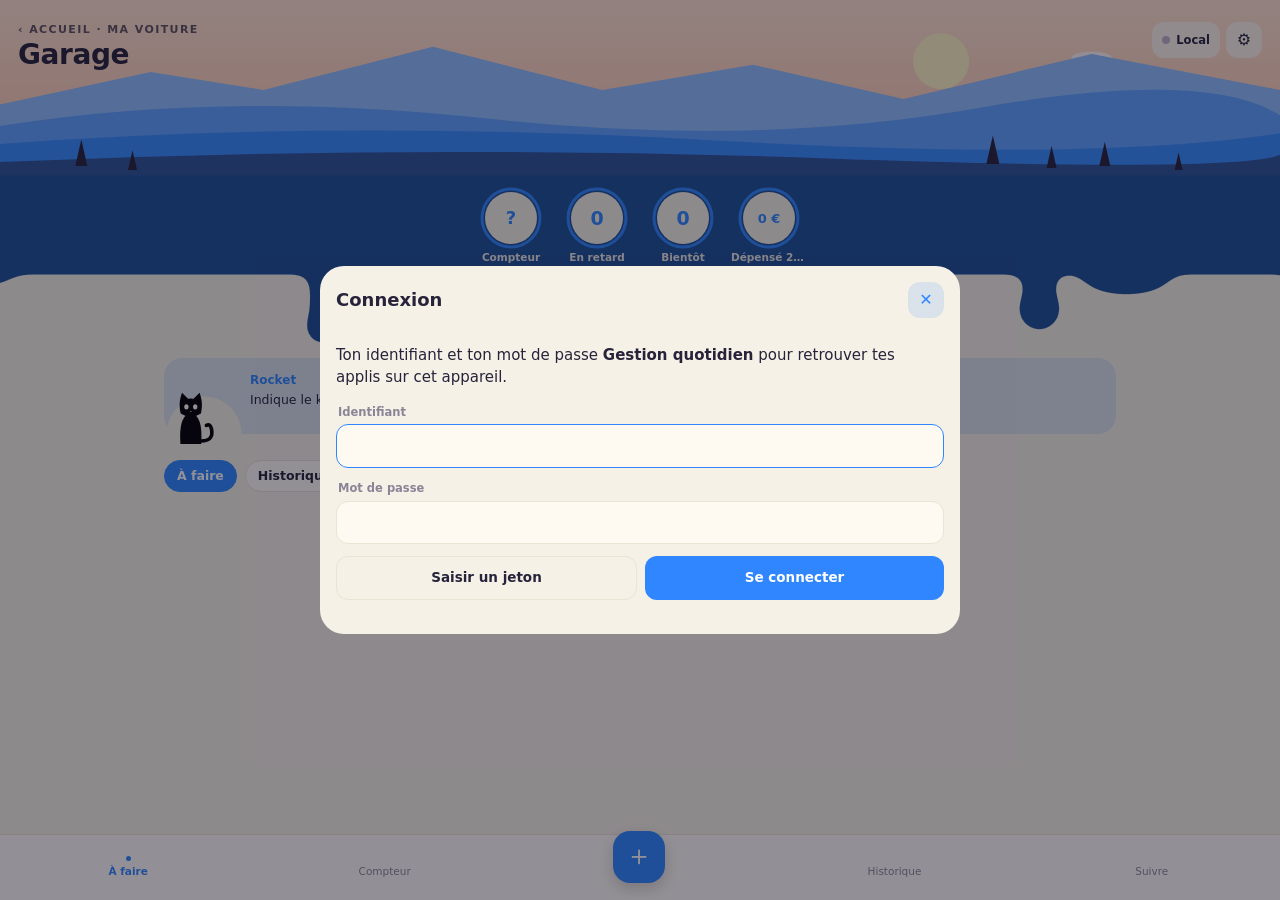
<file: garage.html>
<!DOCTYPE html>
<html lang="fr">
<head>
<meta charset="utf-8">
<meta name="viewport" content="width=device-width, initial-scale=1, viewport-fit=cover">
<link rel="manifest" href="manifest.webmanifest">
<link rel="stylesheet" href="ui/kit.css">
<title>Garage</title>
<style>
.km-big{font-size:34px;font-weight:800;color:var(--acc);text-align:center;margin:6px 0}
.pick{display:flex;align-items:center;gap:10px;padding:8px 2px;border-bottom:1px solid var(--line);font-size:14px}
.pick input{width:20px;height:20px;accent-color:var(--acc)}
.yr{display:flex;justify-content:space-between;font-weight:800;margin:14px 2px 6px;font-size:13px;color:var(--mut)}
</style>
</head>
<body>
<header id="hero"></header>
<main class="k-wrap" id="main"></main>
<script type="module">
import { initApp, publishSummary, hero, DocSync, read, write, esc, $, $$, uid, now, todayISO, isISO, frDate, daysTo, addMonths, eur, openSheet, closeSheet, toast, bubble, openCommonSettings, nav } from './ui/kit.js';
initApp('garage');

/* ---------- Données de départ (fichier « Entretien voiture ») ---------- */
const it = (name, km, months, last, garage, price, next, extra = {}) => ({ id: uid(), name, every: { km, months }, last: { date: last, km: null, garage, price }, next, createdAt: now(), updatedAt: now(), ...extra });
// Données de départ : rangées dans le dépôt privé (JSON_GARAGE.json), jamais dans ce code public.
const seed = () => ({ app: 'garage', schema: 1, items: [], logs: [], kms: [], tombstones: {}, settings: { kmPerYear: 12000, car: 'Ma voiture' }, settingsAt: 0, updatedAt: 0 });
const store = new DocSync({ key: 'garage.data.v1', path: 'JSON_GARAGE.json', label: 'Garage', lists: ['items', 'logs', 'kms'], empty: seed, onRemote: () => render() });
const D = () => store.data;
if (!read('garage.data.v1')) store.save();

/* ---------- Calculs ---------- */
const curKm = () => { const k = [...D().kms].sort((a, b) => a.date.localeCompare(b.date) || a.km - b.km).pop(); return k ? k.km : null; };
function kmPerDay() {
  const k = [...D().kms].sort((a, b) => a.date.localeCompare(b.date));
  if (k.length >= 2) { const a = k[0], b = k.at(-1); const days = (new Date(b.date) - new Date(a.date)) / 864e5; if (days >= 30 && b.km > a.km) return (b.km - a.km) / days; }
  return (D().settings.kmPerYear || 12000) / 365;
}
const revision = () => D().items.find(x => x.isRevision);
function due(x) {
  const n = x.next?.revision ? (revision()?.next || {}) : (x.next || {});
  const km = curKm();
  const kmLeft = n.km != null && km != null ? n.km - km : null;
  const dDays = isISO(n.date) ? daysTo(n.date) : null;
  const kmDays = kmLeft != null ? Math.round(kmLeft / kmPerDay()) : null;
  const days = [dDays, kmDays].filter(v => v != null).sort((a, b) => a - b)[0] ?? null;
  const status = days == null ? 'none' : days < 0 || (kmLeft != null && kmLeft <= 0) ? 'late' : (days <= 60 || (kmLeft != null && kmLeft <= 1500)) ? 'soon' : 'ok';
  const parts = [];
  if (n.km != null) parts.push(`${n.km.toLocaleString('fr-FR')} km${kmLeft != null ? ` (${kmLeft <= 0 ? 'dépassé' : 'encore ' + kmLeft.toLocaleString('fr-FR') + ' km'})` : ''}`);
  if (isISO(n.date)) parts.push(n.approx ? 'en ' + n.date.slice(0, 4) : frDate(n.date, { month: 'long', year: 'numeric' }));
  return { status, days, kmLeft, txt: parts.join(' ou ') || '—', viaRevision: !!x.next?.revision, needKm: n.km != null && km == null };
}
const ST = { late: ['En retard', 'bad'], soon: ['Bientôt', 'warn'], ok: ['OK', 'ok'], none: ['Suivi libre', 'mut'] };

/* ---------- Affichage ---------- */
let tab = 'todo';
function render() {
  const km = curKm(), yr = new Date().getFullYear();
  const list = D().items.map(x => ({ x, d: due(x) }));
  const late = list.filter(o => o.d.status === 'late'), soon = list.filter(o => o.d.status === 'soon');
  const spentYear = D().logs.filter(l => (l.date || '').startsWith(String(yr))).reduce((s, l) => s + (+l.price || 0), 0);
  hero($('#hero'), {
    app: 'garage', title: 'Garage', sub: '‹ Accueil · ' + (D().settings.car || 'Ma voiture'), subHref: './index.html',
    actions: store.pill() + `<button class="k-ibtn" id="set" aria-label="Réglages">⚙︎</button>`,
    rings: [
      { label: 'Compteur', html: `<b style="font-size:${km ? 14 : 18}px;color:var(--acc)">${km ? Math.round(km / 1000) + 'k' : '?'}</b>`, on: kmSheet },
      { label: 'En retard', value: late.length, color: late.length ? '#ff4f5e' : undefined, on: () => { tab = 'todo'; render(); } },
      { label: 'Bientôt', value: soon.length, color: soon.length ? '#e08a00' : undefined, on: () => { tab = 'todo'; render(); } },
      { label: 'Dépensé ' + yr, html: `<b style="font-size:13px;color:var(--acc)">${Math.round(spentYear)} €</b>`, on: () => { tab = 'hist'; render(); } },
    ],
    after: el => { store.bindPills(el); $('#set', el).onclick = settings; }
  });
  const tip = km == null ? 'Indique le kilométrage actuel (touche « Compteur ») pour que je calcule les échéances en km.'
    : late.length ? `${late.length} entretien${late.length > 1 ? 's' : ''} en retard : ${late.slice(0, 2).map(o => o.x.name.toLowerCase()).join(', ')}…`
    : soon.length ? `À prévoir bientôt : ${soon[0].x.name.toLowerCase()} (${soon[0].d.txt}).` : 'Tout est à jour, la voiture ronronne… presque autant que moi.';
  let body = bubble(esc(tip)) + `<div class="k-chips"><button class="k-chip ${tab === 'todo' ? 'on' : ''}" data-t="todo">À faire</button><button class="k-chip ${tab === 'hist' ? 'on' : ''}" data-t="hist">Historique</button></div>`;
  if (tab === 'todo') {
    const groups = [['En retard', late], ['Bientôt', soon],
      ['Plus tard', list.filter(o => o.d.status === 'ok' && !o.d.viaRevision && !o.x.isRevision).sort((a, b) => (a.d.days ?? 9e9) - (b.d.days ?? 9e9))],
      ['Révision', list.filter(o => (o.d.viaRevision || o.x.isRevision) && !['late', 'soon'].includes(o.d.status))],
      ['Suivi libre', list.filter(o => o.d.status === 'none' && !o.d.viaRevision)]];
    body += groups.filter(g => g[1].length).map(([t, l]) => `<div class="k-sec">${t}</div><div class="k-card flush">${l.map(({ x, d }) => `<button class="k-row" data-id="${x.id}">
      <span class="k-dot ${d.status === 'late' || d.status === 'soon' ? 'full' : ''}" style="border-color:${d.status === 'late' ? 'var(--bad)' : d.status === 'soon' ? 'var(--warn)' : 'var(--acc)'};${d.status === 'late' ? 'background:var(--bad)' : d.status === 'soon' ? 'background:var(--warn)' : ''}"></span>
      <span class="k-main"><b>${esc(x.name)}</b><small>${d.viaRevision ? 'À la prochaine révision · ' : ''}${esc(d.txt)}</small></span>
      ${d.needKm ? '<span class="k-tag mut">km ?</span>' : ''}</button>`).join('')}</div>`).join('');
  } else {
    const logs = [...D().logs].sort((a, b) => (b.date || '').localeCompare(a.date || ''));
    const years = [...new Set(logs.map(l => (l.date || '????').slice(0, 4)))];
    body += years.map(y => { const L = logs.filter(l => (l.date || '????').startsWith(y)); const tot = L.reduce((s, l) => s + (+l.price || 0), 0);
      return `<div class="yr"><span>${y}</span><span>${eur(tot)}</span></div><div class="k-card flush">${L.map(l => `<button class="k-row" data-log="${l.id}"><span class="k-main"><b>${esc(l.label)}</b><small>${frDate(l.date)}${l.km ? ' · ' + l.km.toLocaleString('fr-FR') + ' km' : ''}${l.garage ? ' · ' + esc(l.garage) : ''}</small></span><span class="k-side">${l.price ? eur(l.price) : ''}</span></button>`).join('')}</div>`; }).join('') || '<div class="k-empty">Aucune intervention.</div>';
  }
  $('#main').innerHTML = body;
  $$('[data-t]').forEach(b => b.onclick = () => { tab = b.dataset.t; render(); });
  $$('[data-id]').forEach(b => b.onclick = () => openItem(b.dataset.id));
  $$('[data-log]').forEach(b => b.onclick = () => openLog(b.dataset.log));
  const first = late[0] || soon[0];
  publishSummary('garage', { line: late.length ? `${late.length} entretien${late.length > 1 ? 's' : ''} en retard` : soon.length ? `Bientôt : ${soon[0].x.name}` : km == null ? 'Kilométrage à renseigner' : 'Tout est à jour', alert: !!late.length,
    urgent: first ? { title: first.x.name, sub: (first.d.status === 'late' ? 'En retard · ' : 'Bientôt · ') + first.d.txt, k: 'Garage' } : null });
}

/* ---------- Compteur ---------- */
function kmSheet() {
  const km = curKm();
  const body = openSheet('Kilométrage', `<div class="km-big">${km ? km.toLocaleString('fr-FR') + ' km' : '—'}</div>
    <div class="k-grid2"><div class="k-field"><label>Nouveau relevé (km)</label><input id="kmV" type="number" inputmode="numeric" placeholder="ex. 143500"></div><div class="k-field"><label>Date</label><input id="kmD" type="date" value="${todayISO()}"></div></div>
    <button class="k-btn block" id="kmOk">Enregistrer</button>
    ${D().kms.length ? `<div class="k-sec">Relevés</div><div class="k-card flush">${[...D().kms].sort((a, b) => b.date.localeCompare(a.date)).slice(0, 10).map(k => `<div class="k-row"><span class="k-main"><b>${k.km.toLocaleString('fr-FR')} km</b><small>${frDate(k.date)}</small></span></div>`).join('')}</div>` : ''}
    <p class="k-hint">Je m'en sers pour estimer quand tu atteindras les échéances en km (${Math.round(kmPerDay() * 365).toLocaleString('fr-FR')} km/an estimés).</p>`);
  $('#kmOk', body).onclick = () => { const v = parseInt($('#kmV', body).value); if (!v) return toast('Indique un kilométrage'); D().kms.push({ id: uid(), km: v, date: $('#kmD', body).value || todayISO(), createdAt: now(), updatedAt: now() }); store.save(); closeSheet(); render(); toast('Compteur mis à jour'); };
  setTimeout(() => $('#kmV', body)?.focus(), 250);
}

/* ---------- Entretien ---------- */
const garages = () => [...new Set([...D().items.map(x => x.last?.garage), ...D().logs.map(l => l.garage)].filter(Boolean))];
function openItem(id) {
  const x = D().items.find(i => i.id === id); if (!x) return;
  const d = due(x), [stl, stc] = ST[d.status];
  const every = [x.every.km && x.every.km.toLocaleString('fr-FR') + ' km', x.every.months && (x.every.months % 12 ? x.every.months + ' mois' : x.every.months / 12 + ' an' + (x.every.months > 12 ? 's' : ''))].filter(Boolean).join(' ou ');
  const body = openSheet(x.name, `<span class="k-tag ${stc}">${stl}</span>
    <div class="k-card" style="margin-top:10px">
      <div class="k-hint">Prochain</div><b>${d.viaRevision ? 'À la prochaine révision · ' : ''}${esc(d.txt)}</b>
      <div class="k-hint" style="margin-top:8px">Périodicité</div><b>${every || 'Libre'}</b>
      <div class="k-hint" style="margin-top:8px">Dernière fois</div><b>${x.last?.date ? frDate(x.last.date) : 'Jamais / inconnu'}${x.last?.km ? ' · ' + x.last.km.toLocaleString('fr-FR') + ' km' : ''}${x.last?.garage ? ' · ' + esc(x.last.garage) : ''}${x.last?.price ? ' · ' + eur(x.last.price) : ''}</b>
      ${x.estPrice ? `<div class="k-hint" style="margin-top:8px">Prix estimé</div><b>${eur(x.estPrice)}</b>` : ''}
      ${x.notes ? `<p>${esc(x.notes)}</p>` : ''}
    </div>
    <div class="k-btns"><button class="k-btn" id="done">✔ C'est fait</button><button class="k-btn ghost" id="edit">Modifier</button></div>
    <button class="k-btn danger block" id="del" style="margin-top:8px">Supprimer</button>`);
  $('#done', body).onclick = () => doneSheet([x.id]);
  $('#edit', body).onclick = () => editItem(x);
  $('#del', body).onclick = () => { if (confirm(`Ne plus suivre « ${x.name} » ?`)) { D().items = D().items.filter(i => i.id !== x.id); D().tombstones[x.id] = now(); store.save(); closeSheet(); render(); } };
}
function doneSheet(preIds = []) {
  const km = curKm();
  const body = openSheet('Intervention', `
    <div class="k-field"><label>Description</label><input id="dL" placeholder="ex. Révision, vidange…" value="${esc(preIds.length === 1 ? D().items.find(i => i.id === preIds[0])?.name || '' : '')}"></div>
    <div class="k-grid2"><div class="k-field"><label>Date</label><input id="dD" type="date" value="${todayISO()}"></div><div class="k-field"><label>Kilométrage</label><input id="dK" type="number" inputmode="numeric" value="${km || ''}"></div></div>
    <div class="k-grid2"><div class="k-field"><label>Garage</label><input id="dG" list="gl"><datalist id="gl">${garages().map(g => `<option value="${esc(g)}">`).join('')}</datalist></div><div class="k-field"><label>Prix total (€)</label><input id="dP" inputmode="decimal"></div></div>
    <div class="k-sec">Ce qui a été fait</div>
    ${D().items.map(i => `<label class="pick"><input type="checkbox" value="${i.id}" ${preIds.includes(i.id) ? 'checked' : ''}> ${esc(i.name)}</label>`).join('')}
    <div class="k-field" style="margin-top:10px"><label>Notes</label><textarea id="dN"></textarea></div>
    <button class="k-btn block" id="dOk">Enregistrer</button>`);
  $('#dOk', body).onclick = () => {
    const ids = $$('input[type=checkbox]:checked', body).map(c => c.value);
    const date = $('#dD', body).value || todayISO(), kmv = parseInt($('#dK', body).value) || null, garage = $('#dG', body).value.trim(), price = parseFloat($('#dP', body).value.replace(',', '.')) || null;
    if (!ids.length) return toast('Coche au moins un entretien');
    const label = $('#dL', body).value.trim() || D().items.filter(i => ids.includes(i.id)).map(i => i.name).join(', ');
    D().logs.push({ id: uid(), date, km: kmv, garage, label, price, itemIds: ids, notes: $('#dN', body).value.trim(), createdAt: now(), updatedAt: now() });
    for (const i of D().items.filter(i => ids.includes(i.id))) {
      i.last = { date, km: kmv, garage, price: ids.length === 1 ? price : null };
      if (!i.next?.revision) i.next = { km: i.every.km && kmv ? kmv + i.every.km : (i.every.km ? null : undefined), date: i.every.months ? addMonths(date, i.every.months) : undefined };
      i.updatedAt = now();
    }
    if (kmv && (!curKm() || kmv >= curKm())) D().kms.push({ id: uid(), km: kmv, date, createdAt: now(), updatedAt: now() });
    store.save(); closeSheet(); render(); toast('Intervention enregistrée ✓');
  };
}
function editItem(x) {
  const isNew = !x;
  x = x ? structuredClone(x) : { id: uid(), name: '', every: { km: null, months: null }, last: {}, next: {}, createdAt: now() };
  const body = openSheet(isNew ? 'Nouvel entretien' : 'Modifier', `
    <div class="k-field"><label>Nom</label><input id="eN" value="${esc(x.name)}"></div>
    <div class="k-grid2"><div class="k-field"><label>Tous les … km</label><input id="eK" type="number" value="${x.every.km ?? ''}"></div><div class="k-field"><label>Tous les … mois</label><input id="eM" type="number" value="${x.every.months ?? ''}"></div></div>
    <label class="k-switch">À faire lors de la révision <input type="checkbox" id="eR" ${x.next?.revision ? 'checked' : ''}></label>
    <div class="k-grid2"><div class="k-field"><label>Prochain à (km)</label><input id="eNK" type="number" value="${x.next?.km ?? ''}"></div><div class="k-field"><label>Prochain le</label><input id="eND" type="date" value="${x.next?.date ?? ''}"></div></div>
    <div class="k-field"><label>Notes</label><textarea id="eT">${esc(x.notes || '')}</textarea></div>
    <button class="k-btn block" id="eOk">Enregistrer</button>`);
  $('#eOk', body).onclick = () => {
    x.name = $('#eN', body).value.trim(); if (!x.name) return toast('Donne un nom');
    x.every = { km: parseInt($('#eK', body).value) || null, months: parseInt($('#eM', body).value) || null };
    x.next = $('#eR', body).checked ? { revision: true } : { km: parseInt($('#eNK', body).value) || null, date: $('#eND', body).value || null };
    x.notes = $('#eT', body).value.trim(); x.updatedAt = now();
    const i = D().items.findIndex(y => y.id === x.id); if (i >= 0) D().items[i] = x; else D().items.push(x);
    store.save(); closeSheet(); render();
  };
}
function openLog(id) {
  const l = D().logs.find(x => x.id === id); if (!l) return;
  const body = openSheet(l.label, `<div class="k-card"><b>${frDate(l.date)}</b>${l.km ? ' · ' + l.km.toLocaleString('fr-FR') + ' km' : ''}<div class="k-hint">${esc(l.garage || '')}${l.price ? ' · ' + eur(l.price) : ''}</div>
    ${l.itemIds?.length ? `<div style="margin-top:8px">${l.itemIds.map(i => D().items.find(x => x.id === i)?.name).filter(Boolean).map(n => `<span class="k-tag" style="margin:2px">${esc(n)}</span>`).join('')}</div>` : ''}${l.notes ? `<p>${esc(l.notes)}</p>` : ''}</div>
    <button class="k-btn danger block" id="lDel">Supprimer cette intervention</button>`);
  $('#lDel', body).onclick = () => { if (confirm('Supprimer cette intervention de l\'historique ?')) { D().logs = D().logs.filter(x => x.id !== id); D().tombstones[id] = now(); store.save(); closeSheet(); render(); } };
}
function settings() {
  const s = D().settings;
  openCommonSettings(`<div class="k-sec acc">Voiture</div><div class="k-grid2"><div class="k-field"><label>Nom</label><input id="gC" value="${esc(s.car || '')}"></div><div class="k-field"><label>Km par an (estimation)</label><input id="gY" type="number" value="${s.kmPerYear || 12000}"></div></div>`,
    (body, saving) => { if (saving) { s.car = $('#gC', body).value.trim(); s.kmPerYear = parseInt($('#gY', body).value) || 12000; D().settingsAt = now(); store.save(); } });
}
addEventListener('k-settings', () => { store.sync(); render(); });

const n = nav([{ id: 'todo', label: 'À faire' }, { id: 'km', label: 'Compteur' }, { id: 'hist', label: 'Historique' }, { id: 'new', label: 'Suivre' }], { active: 'todo', fab: true });
n.onclick = e => { const b = e.target.closest('button'); if (!b) return;
  if (b.classList.contains('k-fab')) return doneSheet();
  const t = b.dataset.tab; if (t === 'km') return kmSheet(); if (t === 'new') return editItem(null);
  tab = t; $$('[data-tab]', n).forEach(x => x.classList.toggle('on', x === b)); render(); scrollTo(0, 0); };
render(); store.sync();
</script>
</body>
</html>
</file>
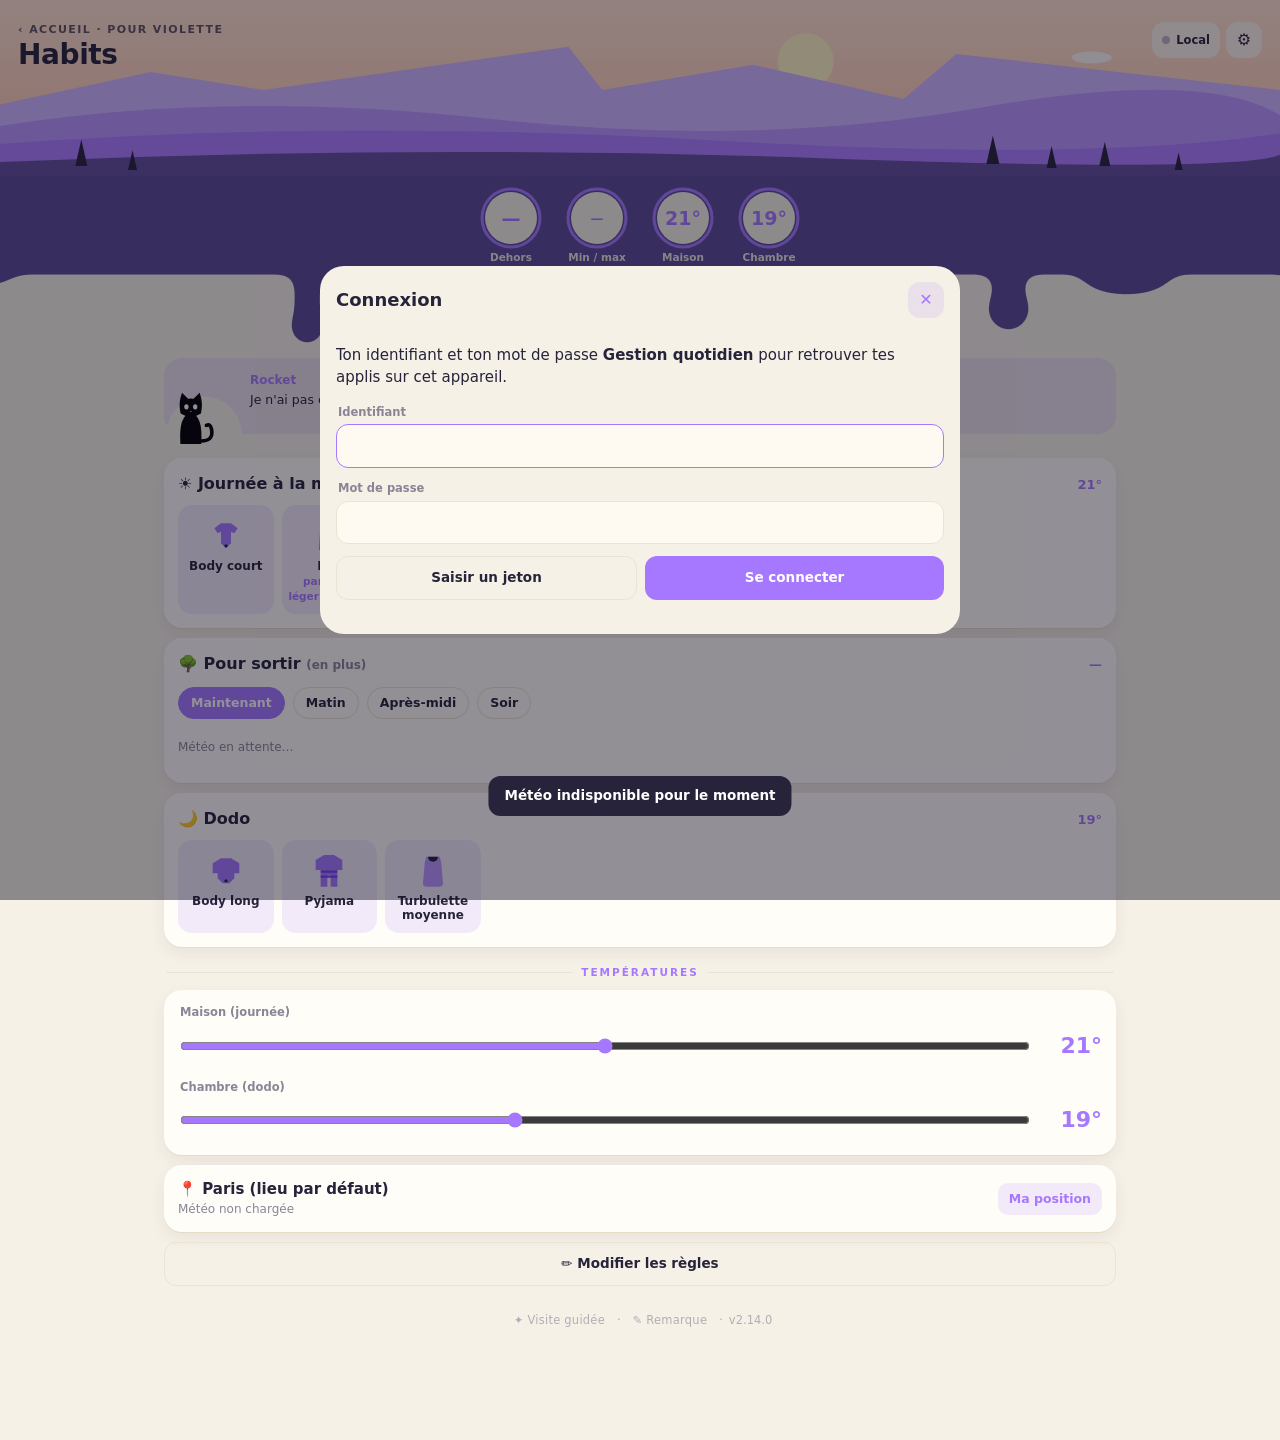
<file: habits.html>
<!DOCTYPE html>
<html lang="fr">
<head>
<meta charset="utf-8">
<meta name="viewport" content="width=device-width, initial-scale=1, viewport-fit=cover">
<link rel="manifest" href="manifest.webmanifest">
<link rel="stylesheet" href="ui/kit.css">
<title>Habits · Violette</title>
<style>
.outfit{display:grid;grid-template-columns:repeat(auto-fill,minmax(86px,1fr));gap:8px}
.wear{background:var(--soft);border-radius:14px;padding:10px 6px;text-align:center}
.wear svg{display:block;margin:0 auto 4px}
.wear b{display:block;font-size:12px;line-height:1.2}
.wear small{display:block;font-size:10.5px;color:var(--acc);font-weight:700}
.card-h{display:flex;justify-content:space-between;align-items:baseline;margin-bottom:10px}
.card-h h3{margin:0;font-size:16px}
.card-h .t{font-size:13px;font-weight:800;color:var(--acc)}
.combo{display:flex;flex-wrap:wrap;gap:6px;margin-top:8px}
.slider-row{display:flex;align-items:center;gap:12px}
.slider-row b{font-size:22px;font-weight:800;color:var(--acc);min-width:58px;text-align:right}
.grid-ed{width:100%;border-collapse:collapse;font-size:11px}
.grid-ed th,.grid-ed td{border-bottom:1px solid var(--line);padding:4px 2px;text-align:center}
.grid-ed th:first-child,.grid-ed td:first-child{text-align:left;font-weight:700;white-space:nowrap}
.grid-ed button{width:100%;min-width:28px;height:26px;border:1px solid var(--line);border-radius:7px;background:var(--card)}
.grid-ed button.on{background:var(--acc);border-color:var(--acc)}
.grid-ed tr.now td{background:var(--soft)}
.wx{font-size:28px;line-height:1}
</style>
</head>
<body>
<header id="hero"></header>
<main class="k-wrap" id="main"></main>
<script type="module">
import { initApp, publishSummary, hero, backLink, DocSync, read, write, esc, $, $$, todayISO, openSheet, closeSheet, toast, bubble, openCommonSettings, now } from './ui/kit.js';
initApp('habits');

/* ---------- Règles (reprises du tableau « Habits pour Violette ») ---------- */
const DODO_R = { labels: ['<16', '16-17', '17-19', '19-21', '21-23', '23-25', '25-27', '27+'], bounds: [16, 17, 19, 21, 23, 25, 27] };
const JOUR_R = { labels: ['<12', '12-15', '15-20', '20-23', '23-25', '25-27', '27-30', '30+'], bounds: [12, 15, 20, 23, 25, 27, 30] };
const cells = (idx, note = '') => Object.fromEntries(idx.map(i => [i, note]));
const DEFAULT_RULES = {
  dodo: [
    { id: 'bodyCourt', label: 'Body court', ic: 'bodyC', cells: cells([5, 6, 7]) },
    { id: 'bodyLong', label: 'Body long', ic: 'bodyL', cells: cells([0, 1, 2, 3, 4]) },
    { id: 'pyjama', label: 'Pyjama', ic: 'pyj', cells: cells([0, 1, 2, 3, 4, 5]) },
    { id: 'turbL', label: 'Turbulette légère', ic: 'turb1', cells: cells([4, 6]) },
    { id: 'turbM', label: 'Turbulette moyenne', ic: 'turb2', cells: cells([3]) },
    { id: 'turbC', label: 'Turbulette chaude', ic: 'turb3', cells: cells([0, 1, 2]) },
    { id: 'chauss', label: 'Chaussettes', ic: 'sock', cells: cells([0, 1]) },
  ],
  jour: [
    { id: 'bodyCourt', label: 'Body court', ic: 'bodyC', cells: cells([3, 4, 5]) },
    { id: 'bodyLong', label: 'Body long', ic: 'bodyL', cells: cells([0, 1, 2]) },
    { id: 'pullC', label: 'Pull / gilet chaud', ic: 'pull2', cells: cells([0, 1]) },
    { id: 'pullL', label: 'Pull / gilet léger', ic: 'pull1', cells: cells([2]) },
    { id: 'bas', label: 'Bas', ic: 'pants', cells: { 0: 'chaud', 1: 'chaud', 2: 'chaud', 3: 'pantalon léger / collant', 4: 'short' } },
    { id: 'robe', label: 'T-shirt / robe', ic: 'dress', cells: { 3: '', 4: '', 6: 'légère' } },
    { id: 'chauss', label: 'Chaussettes', ic: 'sock', cells: cells([0, 1, 2]) },
  ],
  ext: [{ max: 12, couches: 3, chauss: true, bonnet: true }, { max: 15, couches: 2, chauss: true, bonnet: true }, { max: 20, couches: 1, chauss: true, bonnet: false }],
  couches: [{ label: 'Combinaison', v: 3 }, { label: "Nid d'ange", v: 3 }, { label: 'Pull chaud', v: 2 }, { label: 'Écharpe', v: 2 }, { label: 'Pull léger', v: 1 }, { label: 'Porte-bébé', v: 1 }],
};
const DEFAULT_SETTINGS = { chambre: 19, maison: 21, loc: { lat: 48.8566, lon: 2.3522, name: 'Paris (lieu par défaut)' }, rules: DEFAULT_RULES };

const store = new DocSync({ key: 'habits.data.v1', path: 'JSON_HABITS.json', label: 'Habits', lists: [], empty: () => ({ app: 'habits', schema: 1, settings: structuredClone(DEFAULT_SETTINGS), settingsAt: 0 }), onRemote: () => { render(); loadWeather(); } });
// Les réglages absents (ex. fichier créé à la main) reprennent les valeurs par défaut
const S = () => { const s = store.data.settings || (store.data.settings = {}); for (const k in DEFAULT_SETTINGS) if (s[k] == null) s[k] = structuredClone(DEFAULT_SETTINGS[k]); return s; };
const saveSettings = () => { store.data.settingsAt = now(); store.save(); };

/* ---------- Icônes de vêtements (formes simples, famille violette) ---------- */
const INK = () => document.documentElement.dataset.theme === 'dark' ? '#f1ede4' : '#26233a';
function garment(k, size = 40) {
  const c = '#a678ff', d = '#7a3cf0', k2 = INK();
  const P = {
    bodyC: `<path d="M9 5h6l4 3-2 3-2-1v7l-3 3-3-3v-7l-2 1-2-3z" fill="${c}"/><circle cx="12" cy="18.5" r="1" fill="${k2}"/>`,
    bodyL: `<path d="M9 5h6l5 3v6h-3v-4v7l-3 3h-4l-3-3v-7v4H4V8z" fill="${c}"/><circle cx="12" cy="18.5" r="1" fill="${k2}"/>`,
    pyj: `<path d="M9 3h6l5 3v6h-3V9v13h-4v-7h-2v7H7V9v3H4V6z" fill="${c}"/><path d="M7 13h10M7 16h10" stroke="${d}" stroke-width="1.4"/>`,
    turb1: `<path d="M8 4h8l1 4 1 12a2 2 0 0 1-2 2H8a2 2 0 0 1-2-2L7 8z" fill="${c}" opacity=".45"/><path d="M9 4a3 3 0 0 0 6 0" fill="${k2}"/>`,
    turb2: `<path d="M8 4h8l1 4 1 12a2 2 0 0 1-2 2H8a2 2 0 0 1-2-2L7 8z" fill="${c}" opacity=".75"/><path d="M9 4a3 3 0 0 0 6 0" fill="${k2}"/>`,
    turb3: `<path d="M8 4h8l1 4 1 12a2 2 0 0 1-2 2H8a2 2 0 0 1-2-2L7 8z" fill="${d}"/><path d="M9 4a3 3 0 0 0 6 0" fill="${k2}"/><path d="M8 12h8M8 15.5h8" stroke="${c}" stroke-width="1.4"/>`,
    sock: `<path d="M9 3h6v9l3 4a3 3 0 0 1-2.5 5H10a3 3 0 0 1-3-3v-6z" fill="${c}"/><rect x="9" y="3" width="6" height="3" rx="1" fill="${k2}"/>`,
    pull1: `<path d="M8 4h8l5 3v9h-3v-6v11H6V10v6H3V7z" fill="${c}" opacity=".6"/><path d="M10 4a2 2 0 0 0 4 0" fill="${k2}"/>`,
    pull2: `<path d="M8 4h8l5 3v9h-3v-6v11H6V10v6H3V7z" fill="${d}"/><path d="M10 4a2 2 0 0 0 4 0" fill="${k2}"/><path d="M6 15h12M6 18h12" stroke="${c}" stroke-width="1.4"/>`,
    pants: `<path d="M7 3h10l1 18h-4l-2-11-2 11H6z" fill="${c}"/><rect x="7" y="3" width="10" height="2.5" rx="1" fill="${k2}"/>`,
    dress: `<path d="M9 3h6l-1 5 6 13H4l6-13z" fill="${c}"/><circle cx="12" cy="14" r="1.2" fill="${k2}"/>`,
    hat: `<path d="M5 17a7 7 0 0 1 14 0z" fill="${c}"/><rect x="4" y="16" width="16" height="3.5" rx="1.75" fill="${d}"/><circle cx="12" cy="7.5" r="2.4" fill="${k2}"/>`,
  };
  return `<svg width="${size}" height="${size}" viewBox="0 0 24 24">${P[k] || P.bodyC}</svg>`;
}

/* ---------- Calculs ---------- */
const idxOf = (t, R) => { let i = 0; while (i < R.bounds.length && t >= R.bounds[i]) i++; return i; };
const pick = (items, i) => items.filter(it => it.cells && Object.prototype.hasOwnProperty.call(it.cells, i)).map(it => ({ ...it, note: it.cells[i] }));
function extNeed(t) { return S().rules.ext.find(r => t < r.max) || { couches: 0, chauss: false, bonnet: false }; }
function combos(n) {
  const L = S().rules.couches, res = [];
  const rec = (start, sum, cur) => {
    if (sum === n) { if (!(cur.includes('Combinaison') && cur.includes("Nid d'ange"))) res.push([...cur]); return; }
    if (sum > n || cur.length >= 3) return;
    for (let i = start; i < L.length; i++) rec(i + 1, sum + L[i].v, [...cur, L[i].label]);
  };
  rec(0, 0, []);
  return res.sort((a, b) => a.length - b.length).slice(0, 4);
}

/* ---------- Météo (Open-Meteo, sans clé) ---------- */
let wx = read('habits.wx', null);
const WX_ICON = c => c === 0 ? '☀️' : c <= 2 ? '🌤️' : c === 3 ? '☁️' : c <= 48 ? '🌫️' : c <= 67 ? '🌧️' : c <= 77 ? '❄️' : c <= 82 ? '🌦️' : '⛈️';
async function loadWeather(force = false) {
  if (!force && wx && wx.date === todayISO() && Date.now() - wx.at < 30 * 60e3 && wx.lat === S().loc.lat) return;
  const { lat, lon } = S().loc;
  try {
    const r = await fetch(`https://api.open-meteo.com/v1/forecast?latitude=${lat}&longitude=${lon}&current=temperature_2m,apparent_temperature,weather_code&hourly=temperature_2m&daily=temperature_2m_max,temperature_2m_min&forecast_days=1&timezone=Europe%2FParis`);
    const j = await r.json();
    wx = { at: Date.now(), date: todayISO(), lat, t: j.current.temperature_2m, feel: j.current.apparent_temperature, code: j.current.weather_code, min: j.daily.temperature_2m_min[0], max: j.daily.temperature_2m_max[0], hourly: j.hourly.temperature_2m };
    write('habits.wx', wx); write('hub.weather', { t: wx.t, date: wx.date, at: wx.at });
    render();
  } catch { toast('Météo indisponible pour le moment'); }
}
let moment = 'now';
const MOMENTS = { now: 'Maintenant', matin: 'Matin', aprem: 'Après-midi', soir: 'Soir' };
function outsideTemp() {
  if (!wx) return null;
  if (moment === 'now' || !wx.hourly) return wx.t;
  const h = { matin: [8, 11], aprem: [13, 17], soir: [18, 21] }[moment];
  const v = wx.hourly.slice(h[0], h[1] + 1);
  return v.reduce((a, b) => a + b, 0) / v.length;
}

/* ---------- Affichage ---------- */
function wearHTML(list) {
  return list.length ? `<div class="outfit">${list.map(it => `<div class="wear">${garment(it.ic)}<b>${esc(it.label)}</b>${it.note ? `<small>${esc(it.note)}</small>` : ''}</div>`).join('')}</div>` : '<p class="k-hint">Rien de particulier.</p>';
}
function render() {
  const s = S(), out = outsideTemp();
  const jour = pick(s.rules.jour, idxOf(s.maison, JOUR_R));
  const dodo = pick(s.rules.dodo, idxOf(s.chambre, DODO_R));
  const ext = out == null ? null : extNeed(out);
  hero($('#hero'), {
    app: 'habits', title: 'Habits', sub: '‹ Accueil · pour Violette', subHref: './index.html',
    actions: store.pill() + `<button class="k-ibtn" id="set" aria-label="Réglages">⚙︎</button>`,
    rings: [
      { label: 'Dehors', value: out == null ? '—' : Math.round(out) + '°', on: () => loadWeather(true) },
      { label: 'Min / max', html: `<b style="font-size:13px;color:var(--acc)">${wx ? Math.round(wx.min) + '/' + Math.round(wx.max) + '°' : '—'}</b>` },
      { label: 'Maison', value: s.maison + '°', on: () => $('#sMaison').focus() },
      { label: 'Chambre', value: s.chambre + '°', on: () => $('#sChambre').focus() },
    ],
    after: el => { store.bindPills(el); $('#set', el).onclick = settings; }
  });
  let tip;
  if (ext && ext.couches >= 3) tip = `Il fait ${Math.round(out)}° dehors : combinaison ou nid d'ange pour sortir, et le bonnet !`;
  else if (ext && ext.couches > 0) tip = `Il fait ${Math.round(out)}° dehors : ajoute ${ext.couches} couche${ext.couches > 1 ? 's' : ''} pour la sortie.`;
  else if (out != null) tip = `Il fait ${Math.round(out)}° dehors : pas besoin de couche en plus. Profitez-en !`;
  else tip = `Je n'ai pas encore la météo. Touche « Dehors » pour la récupérer.`;
  $('#main').innerHTML = `
    ${bubble(esc(tip))}
    <div class="k-card"><div class="card-h"><h3>☀️ Journée à la maison</h3><span class="t">${s.maison}°</span></div>${wearHTML(jour)}</div>
    <div class="k-card"><div class="card-h"><h3>${wx ? WX_ICON(wx.code) : '🌳'} Pour sortir <span class="k-hint">(en plus)</span></h3><span class="t">${out == null ? '—' : Math.round(out) + '°'}</span></div>
      <div class="k-chips">${Object.entries(MOMENTS).map(([k, l]) => `<button class="k-chip ${moment === k ? 'on' : ''}" data-m="${k}">${l}</button>`).join('')}</div>
      ${ext == null ? '<p class="k-hint">Météo en attente…</p>' : ext.couches === 0 ? '<p class="k-hint">Aucune couche en plus : la tenue de la maison suffit.</p>' : `
        <b>+${ext.couches} couche${ext.couches > 1 ? 's' : ''}</b><span class="k-hint"> · par exemple :</span>
        <div class="combo">${combos(ext.couches).map(c => `<span class="k-tag">${c.map(esc).join(' + ')}</span>`).join('')}</div>
        <div class="outfit" style="margin-top:10px">${ext.chauss ? `<div class="wear">${garment('sock')}<b>Chaussettes</b></div>` : ''}${ext.bonnet ? `<div class="wear">${garment('hat')}<b>Bonnet</b></div>` : ''}</div>`}
    </div>
    <div class="k-card"><div class="card-h"><h3>🌙 Dodo</h3><span class="t">${s.chambre}°</span></div>${wearHTML(dodo)}</div>
    <div class="k-sec acc">Températures</div>
    <div class="k-card">
      <div class="k-field"><label for="sMaison">Maison (journée)</label><div class="slider-row"><input type="range" class="k-range" id="sMaison" min="10" max="32" step="0.5" value="${s.maison}"><b id="vMaison">${s.maison}°</b></div></div>
      <div class="k-field" style="margin:0"><label for="sChambre">Chambre (dodo)</label><div class="slider-row"><input type="range" class="k-range" id="sChambre" min="12" max="30" step="0.5" value="${s.chambre}"><b id="vChambre">${s.chambre}°</b></div></div>
    </div>
    <div class="k-card" style="display:flex;align-items:center;gap:10px"><div style="flex:1"><b>📍 ${esc(s.loc.name)}</b><div class="k-hint">${wx ? `Ressenti ${Math.round(wx.feel)}° · mis à jour à ${new Date(wx.at).toLocaleTimeString('fr-FR', { hour: '2-digit', minute: '2-digit' })}` : 'Météo non chargée'}</div></div><button class="k-btn sm ghost" id="geo">Ma position</button></div>
    <button class="k-btn line block" id="rules">✏️ Modifier les règles</button>`;
  $$('[data-m]').forEach(b => b.onclick = () => { moment = b.dataset.m; render(); });
  for (const [id, k] of [['sMaison', 'maison'], ['sChambre', 'chambre']]) {
    const el = $('#' + id);
    el.oninput = () => { $('#v' + k[0].toUpperCase() + k.slice(1)).textContent = el.value + '°'; };
    el.onchange = () => { S()[k] = +el.value; saveSettings(); render(); };
  }
  $('#geo').onclick = geo;
  $('#rules').onclick = editRules;
  // résumé pour l'accueil
  publishSummary('habits', { date: todayISO(), line: `Maison : ${jour.slice(0, 3).map(x => x.label.toLowerCase()).join(', ') || '—'}${ext?.couches ? ` · dehors +${ext.couches}` : ''}` });
}

function geo() {
  if (!navigator.geolocation) return toast('Position non disponible sur ce téléphone');
  navigator.geolocation.getCurrentPosition(p => {
    S().loc = { lat: +p.coords.latitude.toFixed(4), lon: +p.coords.longitude.toFixed(4), name: 'Ma position' };
    saveSettings(); loadWeather(true); toast('Position mise à jour');
  }, () => toast(`Position refusée : on garde ${S().loc.name}`), { timeout: 10000 });
}

function editRules() {
  const r = structuredClone(S().rules);
  const grid = (key, R, now) => `<div style="overflow-x:auto"><table class="grid-ed"><tr><th></th>${R.labels.map((l, i) => `<th${i === now ? ' style="color:var(--acc)"' : ''}>${l}</th>`).join('')}</tr>
    ${r[key].map((it, j) => `<tr><td>${esc(it.label)}</td>${R.labels.map((_, i) => `<td><button data-k="${key}" data-j="${j}" data-i="${i}" class="${Object.prototype.hasOwnProperty.call(it.cells, i) ? 'on' : ''}" aria-label="${esc(it.label)} ${R.labels[i]}"></button></td>`).join('')}</tr>`).join('')}</table></div>`;
  const notes = () => r.jour.filter(it => ['bas', 'robe'].includes(it.id)).flatMap((it, j) => Object.keys(it.cells).map(i => `<div class="k-field"><label>${esc(it.label)} · ${JOUR_R.labels[i]}</label><input data-note="${it.id}" data-i="${i}" value="${esc(it.cells[i])}" placeholder="précision (facultatif)"></div>`)).join('');
  const body = openSheet('Règles des tenues', `
    <p class="k-hint" style="margin-top:0">Touche une case pour cocher ou décocher. Les colonnes sont des tranches de température (°C).</p>
    <div class="k-sec acc">Dodo · chambre</div>${grid('dodo', DODO_R, idxOf(S().chambre, DODO_R))}
    <div class="k-sec acc">Journée · maison</div>${grid('jour', JOUR_R, idxOf(S().maison, JOUR_R))}
    <details class="k-more"><summary>Précisions (bas, robe)</summary><div id="notes">${notes()}</div></details>
    <div class="k-sec acc">Sortie · couches en plus</div>
    ${r.ext.map((e, i) => `<div class="k-grid3" style="align-items:end"><div class="k-field"><label>Sous (°C)</label><input type="number" data-ex="${i}" data-f="max" value="${e.max}"></div><div class="k-field"><label>Couches</label><input type="number" data-ex="${i}" data-f="couches" value="${e.couches}"></div><div class="k-field"><label>Bonnet</label><select data-ex="${i}" data-f="bonnet"><option value="1" ${e.bonnet ? 'selected' : ''}>Oui</option><option value="0" ${e.bonnet ? '' : 'selected'}>Non</option></select></div></div>`).join('')}
    <div class="k-btns"><button class="k-btn line" id="rReset">Revenir au tableau d'origine</button><button class="k-btn" id="rSave">Enregistrer</button></div>`);
  $$('button[data-k]', body).forEach(b => b.onclick = () => {
    const it = r[b.dataset.k][+b.dataset.j], i = b.dataset.i;
    if (Object.prototype.hasOwnProperty.call(it.cells, i)) delete it.cells[i]; else it.cells[i] = '';
    b.classList.toggle('on'); $('#notes', body).innerHTML = notes();
  });
  $('#rReset', body).onclick = () => { if (confirm('Revenir aux règles du tableau d\'origine ?')) { S().rules = structuredClone(DEFAULT_RULES); saveSettings(); closeSheet(); render(); } };
  $('#rSave', body).onclick = () => {
    $$('[data-note]', body).forEach(inp => { const it = r.jour.find(x => x.id === inp.dataset.note); if (it && Object.prototype.hasOwnProperty.call(it.cells, inp.dataset.i)) it.cells[inp.dataset.i] = inp.value.trim(); });
    $$('[data-ex]', body).forEach(inp => { const e = r.ext[+inp.dataset.ex]; e[inp.dataset.f] = inp.dataset.f === 'bonnet' ? inp.value === '1' : +inp.value; });
    S().rules = r; saveSettings(); closeSheet(); render(); toast('Règles enregistrées');
  };
}

function settings() {
  openCommonSettings(`<div class="k-sec acc">Lieu de la météo</div><p class="k-hint">Actuellement : ${esc(S().loc.name)}. Utilise « Ma position » sur l'écran principal pour changer.</p><button class="k-btn line block" id="locReset" style="margin-bottom:8px">Revenir au lieu par défaut</button>`,
    (body, saving) => { if (!saving) $('#locReset', body).onclick = () => { S().loc = structuredClone(DEFAULT_SETTINGS.loc); saveSettings(); loadWeather(true); closeSheet(); }; });
}
addEventListener('k-settings', () => { store.sync(); render(); });

render(); loadWeather(); store.sync();
</script>
</body>
</html>
</file>
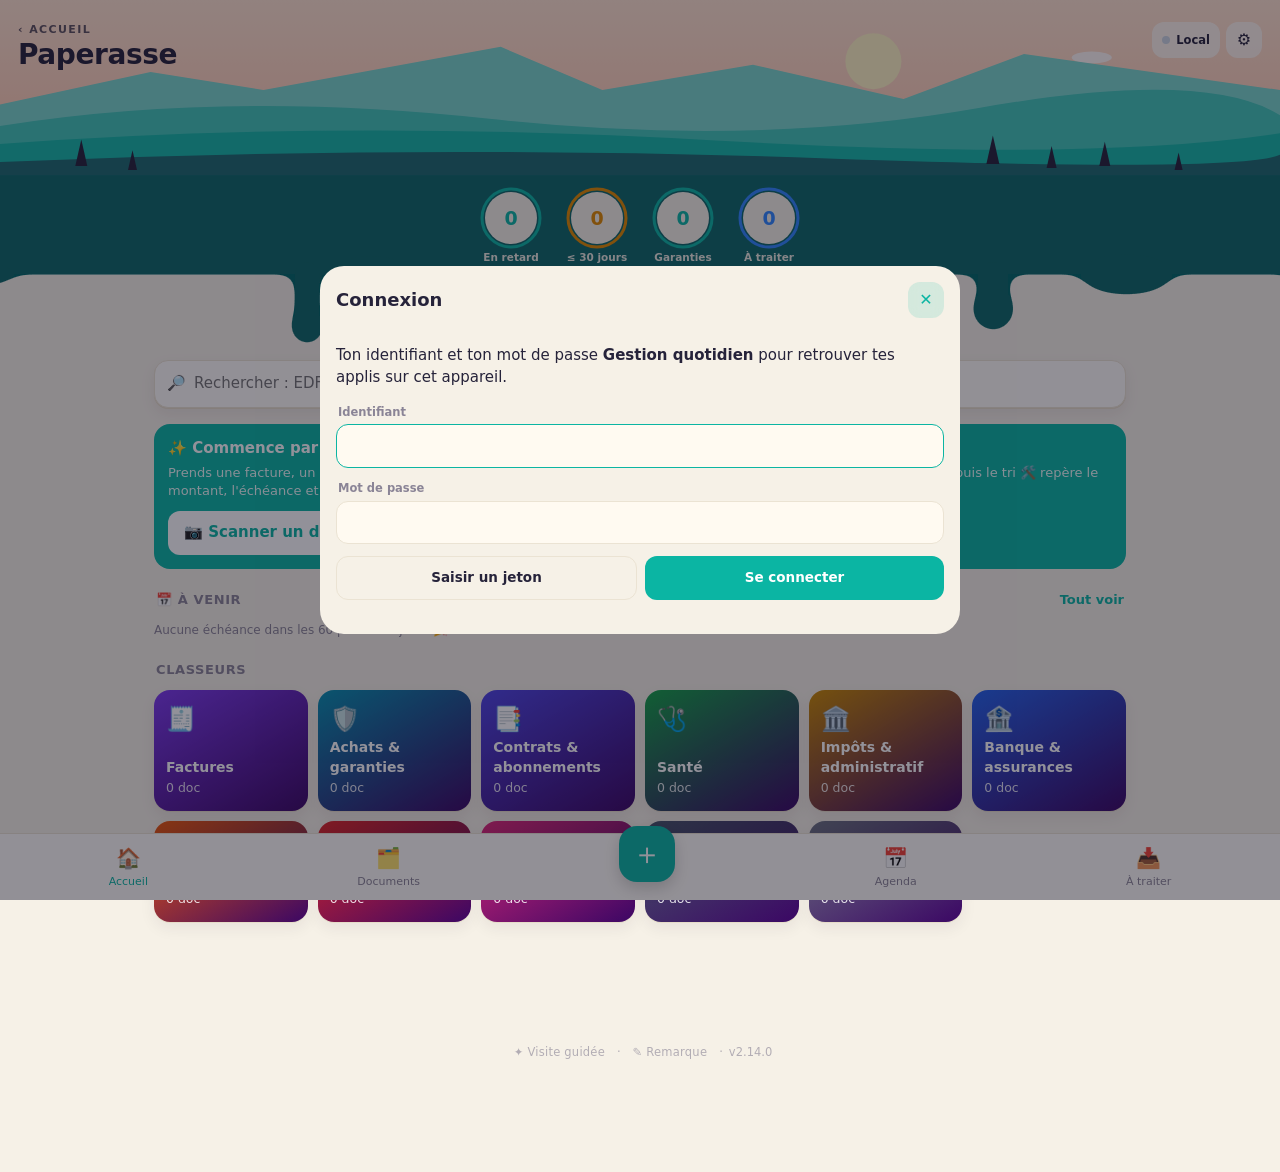
<file: paperasse.html>
<!DOCTYPE html>
<html lang="fr">
<head>
<meta charset="utf-8">
<meta name="viewport" content="width=device-width, initial-scale=1, viewport-fit=cover">
<meta name="theme-color" content="#0bb5a3">
<link rel="manifest" href="manifest.webmanifest">
<link rel="apple-touch-icon" href="apple-touch-icon.png">
<meta name="apple-mobile-web-app-capable" content="yes">
<title>Paperasse</title>
<link rel="stylesheet" href="ui/kit.css">
<style>
:root{--violet:var(--acc);--violet-2:var(--acc);--violet-soft:var(--soft);--violet-ink:var(--acc);--muted:var(--mut);--ok:#14a06b;--warn:#e08a00;--bad:#ff4f5e;--r:18px;--safe-b:env(safe-area-inset-bottom,0px)}
*{box-sizing:border-box;-webkit-tap-highlight-color:transparent}
html,body{margin:0;background:var(--bg);color:var(--ink);font:15px/1.45 Inter,system-ui,-apple-system,"Segoe UI",Roboto,sans-serif}
button,input,select,textarea{font:inherit;color:inherit}
.top{position:sticky;top:0;z-index:20;display:flex;align-items:center;gap:8px;padding:10px 12px;padding-top:max(10px,env(safe-area-inset-top));background:linear-gradient(135deg,var(--acc),var(--acc) 60%,var(--acc));color:#fff}
.top h1{flex:1;margin:0;font-size:19px;font-weight:700;white-space:nowrap;overflow:hidden;text-overflow:ellipsis}
.icon-btn{border:0;background:rgba(255,255,255,.16);color:inherit;width:38px;height:38px;border-radius:12px;display:grid;place-items:center;font-size:18px;cursor:pointer;text-decoration:none;flex:none}
.sheet .icon-btn{background:var(--violet-soft);color:var(--violet-ink)}
.sync{border:0;background:rgba(255,255,255,.16);color:#fff;border-radius:99px;padding:6px 10px;display:flex;align-items:center;gap:6px;font-size:12px;cursor:pointer}
.sync .dot{width:8px;height:8px;border-radius:50%;background:#cbd5e1}
.sync.ok .dot{background:#4ade80}.sync.busy .dot,.sync.pending .dot{background:#fbbf24;animation:pulse 1s infinite}.sync.err .dot{background:#f87171}
@keyframes pulse{50%{opacity:.3}}
main{padding:14px 14px calc(96px + var(--safe-b));max-width:1000px;margin:0 auto}
.bottom{position:fixed;left:0;right:0;bottom:0;z-index:20;display:flex;justify-content:space-around;align-items:center;background:var(--card);border-top:1px solid var(--line);padding:6px 4px calc(6px + var(--safe-b))}
.bottom button{border:0;background:none;display:flex;flex-direction:column;align-items:center;gap:1px;font-size:20px;color:var(--muted);padding:4px 10px;cursor:pointer;min-width:58px;position:relative}
.bottom button span{font-size:11px}
.bottom button.on{color:var(--violet)}
.bottom button i{position:absolute;top:0;right:8px;font-style:normal;font-size:10px;font-weight:700;background:var(--bad);color:#fff;border-radius:99px;padding:1px 5px}
.bottom .fab{width:56px;height:56px;border-radius:18px;background:linear-gradient(135deg,var(--acc),var(--acc));color:#fff;font-size:30px;margin-top:-26px;box-shadow:0 6px 18px rgba(109,40,217,.4);justify-content:center;min-width:0}
h2.sec{font-size:13px;margin:22px 2px 10px;color:var(--muted);font-weight:600;text-transform:uppercase;letter-spacing:.6px;display:flex;justify-content:space-between;align-items:center}
h2.sec a{text-transform:none;letter-spacing:0;font-weight:600;color:var(--violet);text-decoration:none}
.card{background:var(--card);border-radius:var(--r);box-shadow:var(--shadow);padding:14px}
.search{display:flex;align-items:center;gap:8px;background:var(--card);border:1px solid var(--line);border-radius:14px;padding:0 12px;box-shadow:var(--shadow)}
.search input{flex:1;border:0;background:none;padding:12px 0;outline:none;min-width:0}
.chips{display:flex;gap:8px;overflow-x:auto;padding:10px 0 4px;scrollbar-width:none}
.chips::-webkit-scrollbar{display:none}
.chip{flex:none;border:1px solid var(--line);background:var(--card);border-radius:99px;padding:6px 12px;font-size:13px;cursor:pointer;white-space:nowrap}
.chip.on{background:var(--violet);border-color:var(--violet);color:#fff}
.kpis{display:grid;grid-template-columns:repeat(3,1fr);gap:10px;margin-top:14px}
.kpi{background:var(--card);border-radius:14px;padding:12px;box-shadow:var(--shadow);cursor:pointer;border:0;text-align:left}
.kpi b{display:block;font-size:22px;color:var(--violet)}
.kpi.alert b{color:var(--bad)}
.kpi span{font-size:12px;color:var(--muted)}
.tiles{display:grid;grid-template-columns:repeat(auto-fill,minmax(140px,1fr));gap:10px}
.tile{border:0;border-radius:16px;padding:12px;min-height:88px;color:#fff;text-align:left;cursor:pointer;display:flex;flex-direction:column;justify-content:space-between;box-shadow:var(--shadow)}
.tile .ic{font-size:24px}.tile b{font-size:14px;display:block}.tile small{opacity:.85}
.doc{display:flex;gap:12px;align-items:center;background:var(--card);border-radius:14px;padding:10px;box-shadow:var(--shadow);margin-bottom:8px;cursor:pointer}
.doc .ic{width:44px;height:44px;border-radius:12px;display:grid;place-items:center;font-size:22px;flex:none;color:#fff}
.doc .meta{flex:1;min-width:0}
.doc .meta b{display:block;white-space:nowrap;overflow:hidden;text-overflow:ellipsis}
.doc .meta small{color:var(--muted);display:block;white-space:nowrap;overflow:hidden;text-overflow:ellipsis}
.doc .amt{font-weight:700;white-space:nowrap}
.pill{display:inline-block;font-size:11px;font-weight:700;padding:2px 8px;border-radius:99px;background:var(--violet-soft);color:var(--violet-ink);white-space:nowrap}
.pill.bad{background:#fee2e2;color:#b91c1c}.pill.warn{background:#ffedd5;color:#c2410c}.pill.ok{background:#dcfce7;color:#15803d}
.ev{display:flex;gap:12px;align-items:center;background:var(--card);border-radius:14px;padding:10px 12px;box-shadow:var(--shadow);margin-bottom:8px}
.ev .d{width:52px;flex:none;text-align:center;border-radius:12px;padding:6px 0;background:var(--violet-soft);color:var(--violet-ink)}
.ev .d b{display:block;font-size:18px;line-height:1}.ev .d small{font-size:11px;text-transform:uppercase}
.ev.bad .d{background:#fee2e2;color:#b91c1c}.ev.warn .d{background:#ffedd5;color:#c2410c}
.ev .meta{flex:1;min-width:0;cursor:pointer}
.ev .meta b{display:block;white-space:nowrap;overflow:hidden;text-overflow:ellipsis}
.ev .meta small{color:var(--muted)}
.empty{text-align:center;color:var(--muted);padding:30px 16px}
.empty .big{font-size:44px}
.btn{border:0;border-radius:12px;padding:11px 16px;font-weight:600;cursor:pointer;background:var(--violet);color:#fff;display:inline-flex;align-items:center;justify-content:center;gap:6px}
.btn.ghost{background:var(--violet-soft);color:var(--violet-ink)}
.btn.danger{background:#fee2e2;color:#b91c1c}
.btn.sm{padding:7px 11px;font-size:13px;border-radius:10px}
.btn.block{width:100%}
.btn:disabled{opacity:.5}
.btns{display:flex;gap:8px;flex-wrap:wrap}
.btns .btn{flex:1}
.sheet-wrap{position:fixed;inset:0;z-index:50;background:rgba(15,10,30,.45);display:flex;align-items:flex-end;justify-content:center}
.sheet-wrap[hidden]{display:none}
.sheet{background:var(--bg);width:100%;max-width:640px;max-height:92vh;border-radius:22px 22px 0 0;display:flex;flex-direction:column;animation:up .2s ease-out}
@media (min-width:700px){.sheet-wrap{align-items:center}.sheet{border-radius:22px;max-height:88vh}}
.sheet-head{display:flex;align-items:center;gap:10px;padding:14px 16px 8px}
.sheet-head h2{flex:1;margin:0;font-size:18px}
.sheet-body{overflow-y:auto;padding:4px 16px calc(20px + var(--safe-b))}
@keyframes up{from{transform:translateY(40px);opacity:.4}}
.field{margin-bottom:12px}
.field label{display:block;font-size:12px;font-weight:600;color:var(--muted);margin:0 0 4px 2px}
.field input,.field select,.field textarea{width:100%;border:1px solid var(--line);background:var(--card);border-radius:12px;padding:10px 12px;outline:none}
.field input:focus,.field select:focus,.field textarea:focus{border-color:var(--violet-2);box-shadow:0 0 0 3px rgba(139,92,246,.18)}
.field textarea{min-height:76px;resize:vertical}
.cols{display:grid;grid-template-columns:1fr 1fr;gap:10px}
.hint{font-size:12px;color:var(--muted)}
.pages{display:flex;gap:8px;overflow-x:auto;padding:4px 0 8px}
.page{position:relative;width:86px;height:116px;flex:none;border-radius:10px;overflow:hidden;background:var(--violet-soft);display:grid;place-items:center;box-shadow:var(--shadow);cursor:pointer;border:0;padding:0}
.page img{width:100%;height:100%;object-fit:cover}
.page .pdf{font-size:30px}
.page .rm{position:absolute;top:4px;right:4px;width:22px;height:22px;border-radius:50%;background:rgba(0,0,0,.6);color:#fff;font-size:12px;display:grid;place-items:center}
.page.add{border:2px dashed var(--violet-2);background:none;color:var(--violet);font-size:26px}
.kv{display:grid;grid-template-columns:auto 1fr;gap:6px 14px;font-size:14px;margin:12px 0}
.kv dt{color:var(--muted)}.kv dd{margin:0;word-break:break-word}
.tag{display:inline-block;background:var(--violet-soft);color:var(--violet-ink);border-radius:99px;padding:2px 9px;font-size:12px;margin:2px 4px 2px 0}
.todo{background:#fff7ed;border:1px solid #fed7aa;color:#9a3412;border-radius:14px;padding:10px 12px;margin:10px 0}
@media all{html[data-theme=dark] .todo{background:#2a1d10;border-color:#5a3b17;color:#fdba74}}
.spinner{width:42px;height:42px;border:4px solid var(--violet-soft);border-top-color:var(--violet);border-radius:50%;animation:spin 1s linear infinite;margin:20px auto}
@keyframes spin{to{transform:rotate(360deg)}}
.toast{position:fixed;left:50%;bottom:calc(90px + var(--safe-b));transform:translateX(-50%) translateY(20px);background:#1e1b2e;color:#fff;padding:10px 16px;border-radius:12px;font-size:14px;opacity:0;pointer-events:none;transition:.25s;z-index:60;max-width:90vw;text-align:center}
.toast.show{opacity:1;transform:translateX(-50%)}
details.more summary{cursor:pointer;color:var(--violet);font-weight:600;margin:6px 0 12px}
.aibox{background:linear-gradient(135deg,var(--acc),#ec4899);color:#fff;border-radius:16px;padding:14px;margin-bottom:12px}
.aibox p{margin:4px 0 0;font-size:13px;opacity:.92}

/* --- Habillage « Gestion quotidien » --- */
.k-hero .sync{border:0;height:36px;border-radius:12px;padding:0 10px;background:rgba(255,253,248,.72);color:#26233a;font-size:11.5px;font-weight:700;display:flex;align-items:center;gap:6px;backdrop-filter:blur(6px)}
.k-hero .icon-btn{border:0;width:36px;height:36px;border-radius:12px;background:rgba(255,253,248,.72);color:#26233a;display:grid;place-items:center;font-size:16px}
html[data-theme=dark] .k-hero .sync,html[data-theme=dark] .k-hero .icon-btn{background:rgba(33,31,44,.7);color:#f1ede4}
main{position:relative;z-index:1}
.bottom .fab{background:var(--acc)!important;box-shadow:0 6px 16px rgba(0,0,0,.18)!important}
.card,.kpi,.tile,.doc,.ev,.li,.cand,.k-stat{box-shadow:var(--shadow)}
.tile{color:#fff}
.aibox{background:var(--acc)!important}
.menu button.ai .ic{background:var(--acc)!important}
</style>
</head>
<body>
<header id="hero"></header>
<div id="topActions" data-keep style="display:none"><button id="syncBtn" class="sync" title="Synchroniser"><span class="dot"></span><span id="syncTxt">Local</span></button><button id="settingsBtn" class="icon-btn" aria-label="Réglages">⚙︎</button></div>
<a id="hubLink" hidden></a><span id="title" hidden></span>
<main id="view"></main>
<nav class="bottom">
  <button data-nav="#/">🏠<span>Accueil</span></button>
  <button data-nav="#/all">🗂️<span>Documents</span></button>
  <button id="fab" class="fab" aria-label="Ajouter">＋</button>
  <button data-nav="#/agenda">📅<span>Agenda</span></button>
  <button data-nav="#/todo">📥<span>À traiter</span></button>
</nav>
<div id="sheetWrap" class="sheet-wrap" hidden>
  <div class="sheet" role="dialog" aria-modal="true">
    <div class="sheet-head"><h2 id="sheetTitle"></h2><button class="icon-btn" id="sheetClose" aria-label="Fermer">✕</button></div>
    <div id="sheetBody" class="sheet-body"></div>
  </div>
</div>
<div id="toast" class="toast"></div>

<script type="module">
import { initApp as kitInit, hero as kitHero, logoutDevice as kitLogout, setGH as kitSetGH } from './ui/kit.js';
import { maskDocument } from './ui/docmask.js';
kitInit('paperasse');

/* =========================================================
   Paperasse — sous-app du hub « Gestion quotidien »
   Documents, échéances, garanties, contrats. Scan lu sur le téléphone.
   Données : JSON_PAPERASSE.json dans le dépôt GitHub privé
   Fichiers : photos / PDF dans paperasse-media/
   ========================================================= */
import { mouvementsDuDocument, empreinte, Passerelle, PASSERELLE_VERSION } from './passerelle-budget.js';
const APP_VERSION = '1.1.0';
const $ = (s, r = document) => r.querySelector(s);
const $$ = (s, r = document) => [...r.querySelectorAll(s)];
const esc = s => String(s ?? '').replace(/[&<>"']/g, c => ({ '&': '&amp;', '<': '&lt;', '>': '&gt;', '"': '&quot;', "'": '&#39;' }[c]));
const uid = () => Date.now().toString(36) + Math.random().toString(36).slice(2, 8);
const now = () => Date.now();
const norm = s => String(s ?? '').normalize('NFD').replace(/[̀-ͯ]/g, '').toLowerCase().trim();
const read = (k, d) => { try { const v = localStorage.getItem(k); return v ? JSON.parse(v) : d; } catch { return d; } };
const write = (k, v) => { try { localStorage.setItem(k, JSON.stringify(v)); } catch (e) { console.warn(e); } };
const todayISO = () => { const d = new Date(); return new Date(d.getTime() - d.getTimezoneOffset() * 6e4).toISOString().slice(0, 10); };
const frDate = iso => iso ? new Date(iso + 'T12:00:00').toLocaleDateString('fr-FR', { day: 'numeric', month: 'short', year: 'numeric' }) : '';
const money = n => n === '' || n == null || isNaN(parseFloat(n)) ? '' : Number(n).toLocaleString('fr-FR', { style: 'currency', currency: 'EUR' });
const daysTo = iso => Math.round((new Date(iso + 'T12:00:00') - new Date(todayISO() + 'T12:00:00')) / 864e5);
const isISO = s => /^\d{4}-\d{2}-\d{2}$/.test(s || '');

const CATS = {
  facture:  { label: 'Factures',               icon: '🧾', color: '#7c3aed' },
  garantie: { label: 'Achats & garanties',     icon: '🛡️', color: '#0891b2' },
  contrat:  { label: 'Contrats & abonnements', icon: '📑', color: '#4f46e5' },
  sante:    { label: 'Santé',                  icon: '🩺', color: '#16a34a' },
  admin:    { label: 'Impôts & administratif', icon: '🏛️', color: '#ca8a04' },
  banque:   { label: 'Banque & assurances',    icon: '🏦', color: '#2563eb' },
  logement: { label: 'Logement',               icon: '🏠', color: '#ea580c' },
  vehicule: { label: 'Véhicule',               icon: '🚗', color: '#dc2626' },
  famille:  { label: 'Enfant & famille',       icon: '🧸', color: '#db2777' },
  travail:  { label: 'Travail & pro',          icon: '💼', color: '#475569' },
  autre:    { label: 'Autre',                  icon: '📦', color: '#6b7280' },
};
const STATUS = { a_traiter: 'À traiter', fait: 'Traité', archive: 'Archivé' };
const RENEW = { '': 'Ponctuel', mensuel: 'Tous les mois', trimestriel: 'Tous les 3 mois', semestriel: 'Tous les 6 mois', annuel: 'Tous les ans' };
const RENEW_MONTHS = { mensuel: 1, trimestriel: 3, semestriel: 6, annuel: 12 };
const cat = k => CATS[k] || CATS.autre;
const addMonths = (iso, m) => { const d = new Date(iso + 'T12:00:00'); const day = d.getDate(); d.setMonth(d.getMonth() + m); if (d.getDate() < day) d.setDate(0); return d.toISOString().slice(0, 10); };

/* ---------- Réglages (GitHub partagé via le hub) ---------- */
const LS = { data: 'paperasse.data.v1', settings: 'paperasse.settings.v1', sync: 'paperasse.sync.v1', ui: 'paperasse.ui.v1', shared: 'hub.github' };
const DEFAULT_SETTINGS = { owner: '', repo: '', branch: '', path: 'JSON_PAPERASSE.json', mediaDir: 'paperasse-media', token: '', hubUrl: './index.html', remindDays: 7, maskNames: '' };
function loadSettings() {
  const s = { ...DEFAULT_SETTINGS, ...read(LS.settings, {}) };
  const sh = { ...(read('violette_github', {}) || {}), ...Object.fromEntries(Object.entries(read(LS.shared, {}) || {}).filter(([, v]) => v)) }; if (sh) for (const k of ['owner', 'repo', 'branch', 'token']) if (sh[k]) s[k] = sh[k]; // réglages communs : toujours la version partagée
  if (!s.branch) s.branch = 'main';
  if ('aiKey' in s || 'aiModel' in s) { delete s.aiKey; delete s.aiModel; write(LS.settings, s); } // ancienne clé : effacée de l'appareil
  return s;
}
let S = loadSettings();
let ui = { filter: 'all', q: '', sort: 'date', ...read(LS.ui, {}) };
const saveUI = () => write(LS.ui, ui);

/* ---------- Données ---------- */
const emptyData = () => ({ app: 'paperasse', schema: 1, updatedAt: 0, docs: [], tombstones: {}, prefs: null, prefsAt: 0 });
// Réglages de Paperasse qui suivent l'utilisateur sur tous ses appareils (rangés dans JSON_PAPERASSE.json)
function applyPrefs() { if (data.prefs) { if (data.prefs.remindDays) S.remindDays = data.prefs.remindDays; if (typeof data.prefs.maskNames === 'string') S.maskNames = data.prefs.maskNames; } }
let data = read(LS.data, null) || emptyData();
let syncMeta = { sha: null, lastSync: 0, pendingMedia: [], ...read(LS.sync, {}) };
const saveSync = () => write(LS.sync, syncMeta);
let budgetAcks = (read('passerelle.acks.v1', { acks: {} }) || {}).acks || {};
async function refreshAcks() { try { budgetAcks = (await new Passerelle().lireAccuses()).acks || {}; } catch {} }
function touch() { data.updatedAt = now(); write(LS.data, data); scheduleSync(); }
function upsertDoc(d) { d.updatedAt = now(); const i = data.docs.findIndex(x => x.id === d.id); if (i >= 0) data.docs[i] = d; else data.docs.push(d); touch(); }
function deleteDoc(id) { const d = getDoc(id); data.docs = data.docs.filter(x => x.id !== id); data.tombstones[id] = now(); for (const f of d?.files || []) removeMedia(f.path); touch(); }
const getDoc = id => data.docs.find(x => x.id === id);
function blankDoc() { return { id: uid(), category: 'autre', title: '', issuer: '', docDate: todayISO(), amount: '', dueDate: '', renewal: '', endDate: '', warrantyEnd: '', reference: '', person: '', status: 'a_traiter', action: '', summary: '', text: '', tags: [], notes: '', files: [], history: [], source: 'manuel', createdAt: now(), updatedAt: now() }; }
function addHistory(d, txt) { d.history = [...(d.history || []), { at: now(), txt }].slice(-30); }
function mergeData(a, b) {
  const out = emptyData();
  out.tombstones = { ...(a.tombstones || {}) };
  for (const [k, v] of Object.entries(b.tombstones || {})) out.tombstones[k] = Math.max(out.tombstones[k] || 0, v);
  const m = new Map();
  for (const x of [...(a.docs || []), ...(b.docs || [])]) { const c = m.get(x.id); if (!c || (x.updatedAt || 0) > (c.updatedAt || 0)) m.set(x.id, x); }
  out.docs = [...m.values()].filter(x => !((out.tombstones[x.id] || 0) >= (x.updatedAt || 0))).sort((p, q) => (p.createdAt || 0) - (q.createdAt || 0));
  const pa = a.prefsAt || 0, pb = b.prefsAt || 0; if (pb > pa) { out.prefs = b.prefs; out.prefsAt = pb; } else { out.prefs = a.prefs || null; out.prefsAt = pa; }
  out.updatedAt = Math.max(a.updatedAt || 0, b.updatedAt || 0);
  return out;
}
const canon = d => JSON.stringify({ p: [d.prefs || null, d.prefsAt || 0], d: [...(d.docs || [])].sort((a, b) => a.id < b.id ? -1 : 1), t: Object.keys(d.tombstones || {}).sort().map(k => [k, d.tombstones[k]]) });

/* ---------- Encodage / IndexedDB ---------- */
function utf8ToB64(str) { const bytes = new TextEncoder().encode(str); let bin = ''; for (let i = 0; i < bytes.length; i += 0x8000) bin += String.fromCharCode(...bytes.subarray(i, i + 0x8000)); return btoa(bin); }
function b64ToUtf8(b64) { const bin = atob(b64.replace(/\s/g, '')); const u = new Uint8Array(bin.length); for (let i = 0; i < bin.length; i++) u[i] = bin.charCodeAt(i); return new TextDecoder().decode(u); }
const blobToB64 = b => new Promise((res, rej) => { const fr = new FileReader(); fr.onload = () => res(String(fr.result).split(',')[1]); fr.onerror = rej; fr.readAsDataURL(b); });
const idb = (() => {
  let dbp;
  const open = () => dbp ||= new Promise((res, rej) => { const r = indexedDB.open('paperasse-media', 1); r.onupgradeneeded = () => r.result.createObjectStore('blobs'); r.onsuccess = () => res(r.result); r.onerror = () => rej(r.error); });
  const tx = async (mode, fn) => { const db = await open(); return new Promise((res, rej) => { const t = db.transaction('blobs', mode); const rq = fn(t.objectStore('blobs')); t.oncomplete = () => res(rq?.result); t.onerror = () => rej(t.error); }); };
  return { get: k => tx('readonly', s => s.get(k)).catch(() => null), set: (k, v) => tx('readwrite', s => s.put(v, k)), del: k => tx('readwrite', s => s.delete(k)).catch(() => {}) };
})();

/* ---------- GitHub ---------- */
async function errMsg(r) { try { const j = await r.json(); return `${r.status} ${j.message || ''}`; } catch { return `HTTP ${r.status}`; } }
const gh = {
  ok: () => !!(S.owner && S.repo && S.token),
  url: p => `https://api.github.com/repos/${encodeURIComponent(S.owner)}/${encodeURIComponent(S.repo)}/contents/${p.split('/').map(encodeURIComponent).join('/')}`,
  h: (accept = 'application/vnd.github+json') => ({ Authorization: `Bearer ${S.token}`, Accept: accept, 'X-GitHub-Api-Version': '2022-11-28' }),
  async getText(p) {
    const q = `?ref=${encodeURIComponent(S.branch)}`;
    const r = await fetch(gh.url(p) + q, { headers: gh.h(), cache: 'no-store' });
    if (r.status === 404) return null;
    if (!r.ok) throw new Error(await errMsg(r));
    const j = await r.json(); let text;
    if (j.content && j.encoding === 'base64') text = b64ToUtf8(j.content);
    else { const r2 = await fetch(gh.url(p) + q, { headers: gh.h('application/vnd.github.raw+json'), cache: 'no-store' }); if (!r2.ok) throw new Error(await errMsg(r2)); text = await r2.text(); }
    return { sha: j.sha, text };
  },
  async sha(p) { const r = await fetch(gh.url(p) + `?ref=${encodeURIComponent(S.branch)}`, { headers: gh.h(), cache: 'no-store' }); return r.ok ? (await r.json()).sha : null; },
  async put(p, b64, sha, message) {
    const body = { message, content: b64, branch: S.branch }; if (sha) body.sha = sha;
    const r = await fetch(gh.url(p), { method: 'PUT', headers: { ...gh.h(), 'Content-Type': 'application/json' }, body: JSON.stringify(body) });
    if (!r.ok) { const e = new Error(await errMsg(r)); e.status = r.status; throw e; }
    return (await r.json()).content.sha;
  },
  async getBlob(p) { const r = await fetch(gh.url(p) + `?ref=${encodeURIComponent(S.branch)}`, { headers: gh.h('application/vnd.github.raw+json'), cache: 'no-store' }); return r.ok ? r.blob() : null; },
  async del(p) { const sha = await gh.sha(p); if (!sha) return; await fetch(gh.url(p), { method: 'DELETE', headers: { ...gh.h(), 'Content-Type': 'application/json' }, body: JSON.stringify({ message: 'Paperasse : suppression fichier', sha, branch: S.branch }) }); },
};

/* ---------- Synchronisation ---------- */
let syncing = false, syncAgain = false, syncTimer = null;
function setSync(state, msg = '') {
  const b = $('#syncBtn'); b.className = 'sync ' + state;
  $('#syncTxt').textContent = { local: 'Local', pending: 'En attente', busy: 'Synchro…', ok: 'À jour', err: 'Erreur' }[state] || state;
  b.title = msg || (syncMeta.lastSync ? 'Dernière synchro : ' + new Date(syncMeta.lastSync).toLocaleString('fr-FR') : 'Synchroniser');
}
function scheduleSync(delay = 1500) { clearTimeout(syncTimer); if (!gh.ok()) { setSync('local', 'Configure GitHub dans les réglages'); return; } setSync('pending'); syncTimer = setTimeout(sync, delay); }
async function uploadPendingMedia() {
  for (const p of [...syncMeta.pendingMedia]) {
    const blob = await idb.get(p);
    if (blob) {
      const b64 = await blobToB64(blob);
      try { await gh.put(p, b64, null, `Paperasse : fichier ${p.split('/').pop()}`); }
      catch (e) { if (e.status === 422 || e.status === 409) await gh.put(p, b64, await gh.sha(p), `Paperasse : fichier ${p.split('/').pop()}`); else throw e; }
    }
    syncMeta.pendingMedia = syncMeta.pendingMedia.filter(x => x !== p); saveSync();
  }
}
function removeMedia(p) { syncMeta.pendingMedia = syncMeta.pendingMedia.filter(x => x !== p); saveSync(); idb.del(p); if (gh.ok()) gh.del(p).catch(() => {}); }
async function sync() {
  if (!gh.ok()) { setSync('local', 'Configure GitHub dans les réglages'); return; }
  if (syncing) { syncAgain = true; return; }
  syncing = true; setSync('busy');
  try {
    await uploadPendingMedia();
    for (let attempt = 0; attempt < 4; attempt++) {
      const remote = await gh.getText(S.path);
      const rd = remote && remote.text.trim() ? JSON.parse(remote.text) : null;
      const merged = rd ? mergeData(data, rd) : data;
      const localChanged = canon(merged) !== canon(data);
      const needPush = !rd || canon(merged) !== canon(rd);
      data = merged; write(LS.data, data);
      if (localChanged) render();
      if (!needPush) { syncMeta.sha = remote.sha; break; }
      try { syncMeta.sha = await gh.put(S.path, utf8ToB64(JSON.stringify(data, null, 1)), remote?.sha, `Paperasse : ${data.docs.length} documents (${new Date().toLocaleString('fr-FR')})`); break; }
      catch (e) { if ((e.status === 409 || e.status === 422) && attempt < 3) continue; throw e; }
    }
    syncMeta.lastSync = now(); saveSync(); setSync('ok');
    refreshAcks();
  } catch (e) { console.error(e); setSync('err', e.message); toast('Synchro GitHub : ' + e.message); }
  finally { syncing = false; if (syncAgain) { syncAgain = false; scheduleSync(300); } }
}

/* ---------- Fichiers (photos / PDF) ---------- */
const urlCache = new Map();
async function fileURL(f) {
  if (urlCache.has(f.path)) return urlCache.get(f.path);
  let blob = await idb.get(f.path);
  if (!blob && gh.ok()) { try { blob = await gh.getBlob(f.path); if (blob) { blob = new Blob([blob], { type: f.type }); idb.set(f.path, blob); } } catch {} }
  if (!blob) return null;
  const u = URL.createObjectURL(blob); urlCache.set(f.path, u); return u;
}
async function storeFile(docId, blob, type, name) {
  const ext = type === 'application/pdf' ? 'pdf' : 'jpg';
  const p = `${S.mediaDir.replace(/\/+$/, '')}/${docId}-${uid()}.${ext}`;
  await idb.set(p, blob); urlCache.set(p, URL.createObjectURL(blob));
  syncMeta.pendingMedia.push(p); saveSync();
  return { path: p, type, name: name || '' };
}
async function fileToImage(file) { const u = URL.createObjectURL(file); const img = new Image(); img.src = u; await img.decode(); setTimeout(() => URL.revokeObjectURL(u), 2000); return img; }
function drawScaled(img, max) { const sc = Math.min(1, max / Math.max(img.naturalWidth, img.naturalHeight)); const c = document.createElement('canvas'); c.width = Math.round(img.naturalWidth * sc); c.height = Math.round(img.naturalHeight * sc); c.getContext('2d').drawImage(img, 0, 0, c.width, c.height); return c; }
const canvasToBlob = (c, q = 0.82) => new Promise(r => c.toBlob(r, 'image/jpeg', q));
function pickFiles({ camera = false, multiple = false, pdf = true } = {}) {
  return new Promise(res => {
    const inp = document.createElement('input'); inp.type = 'file'; inp.accept = pdf ? 'image/*,application/pdf' : 'image/*';
    if (camera) { inp.capture = 'environment'; inp.accept = 'image/*'; } if (multiple) inp.multiple = true;
    inp.onchange = () => res([...inp.files]); inp.addEventListener('cancel', () => res([]));
    inp.click();
  });
}
// Normalise une page : image → JPEG 1800 px (lisible), PDF → tel quel
async function preparePage(file) {
  if (file.type === 'application/pdf' || /\.pdf$/i.test(file.name)) {
    if (file.size > 15e6) throw new Error(`« ${file.name} » dépasse 15 Mo`);
    return { blob: file, type: 'application/pdf', name: file.name, url: URL.createObjectURL(file) };
  }
  const blob = await canvasToBlob(drawScaled(await fileToImage(file), 1800), 0.82);
  return { blob, type: 'image/jpeg', name: file.name, url: URL.createObjectURL(blob) };
}

/* ---------- Lecture du document sur le téléphone (rien ne part à ce stade) ---------- */
const PDFJS = 'https://cdn.jsdelivr.net/npm/pdfjs-dist@4.10.38/build/';
const TESS = 'https://cdn.jsdelivr.net/npm/tesseract.js@5.1.1/dist/tesseract.min.js';
let pdfjsP, tessP;
const loadPdfjs = () => pdfjsP ||= import(PDFJS + 'pdf.min.mjs').then(m => { m.GlobalWorkerOptions.workerSrc = PDFJS + 'pdf.worker.min.mjs'; return m; });
const loadTess = () => tessP ||= new Promise((ok, ko) => { const sc = document.createElement('script'); sc.src = TESS; sc.onload = () => ok(window.Tesseract); sc.onerror = () => { tessP = null; ko(new Error('Module de lecture indisponible (hors ligne ?)')); }; document.head.appendChild(sc); });
async function ocr(img, step, label) {
  const T = await loadTess();
  const r = await T.recognize(img, 'fra', { logger: m => m.status === 'recognizing text' && step?.(`${label} : lecture ${Math.round(m.progress * 100)} %`) });
  return r.data.text || '';
}
async function readPages(pages, step) {
  const out = [];
  for (let i = 0; i < Math.min(pages.length, 10); i++) {
    const p = pages[i], label = `Page ${i + 1}/${pages.length}`;
    if (p.type === 'application/pdf') {
      step?.(`${label} : ouverture du PDF…`);
      const pdf = await (await loadPdfjs()).getDocument({ data: await p.blob.arrayBuffer() }).promise;
      for (let n = 1; n <= Math.min(pdf.numPages, 6); n++) {
        const pg = await pdf.getPage(n);
        const tc = await pg.getTextContent();
        let txt = tc.items.map(it => it.str + (it.hasEOL ? '\n' : ' ')).join('');
        if (txt.replace(/\s/g, '').length < 40) { // PDF scanné : on le lit comme une photo
          const vp = pg.getViewport({ scale: 2 }); const cv = document.createElement('canvas'); cv.width = vp.width; cv.height = vp.height;
          await pg.render({ canvasContext: cv.getContext('2d'), viewport: vp }).promise;
          txt = await ocr(cv, step, `${label}, feuille ${n}`);
        }
        out.push(txt);
      }
    } else out.push(await ocr(p.blob, step, label));
  }
  return out.join('\n\n---\n\n');
}

/* ---------- Scan : texte lu et masqué sur le téléphone, rangé tel quel « à classer » ---------- */
async function readMasked(pages, step) {
  const raw = await readPages(pages, step);
  const names = [...new Set([...data.docs.map(d => d.person), (read('hub.prefs', {}) || {}).name, ...String(S.maskNames || '').split(',')].map(n => String(n || '').trim()).filter(Boolean).flatMap(n => String(n).split(/[\s,]+/)))];
  return maskDocument(raw, { names }).masked.trim();
}
function addMonthsISO(d, n) { const [y, mo, da] = d.split('-').map(Number); const t = new Date(Date.UTC(y, mo - 1 + n, da)); return t.toISOString().slice(0, 10); }

/* ---------- Échéances ---------- */
function events({ includePast = true, horizon = 3650 } = {}) {
  const out = [];
  for (const d of data.docs) {
    if (d.status === 'archive') continue;
    if (isISO(d.dueDate) && d.status !== 'fait') out.push({ doc: d, date: d.dueDate, kind: 'due', label: d.action || 'Échéance' });
    if (isISO(d.endDate)) out.push({ doc: d, date: d.endDate, kind: 'end', label: d.category === 'contrat' ? 'Fin / renouvellement du contrat' : 'Expiration' });
    if (isISO(d.warrantyEnd)) out.push({ doc: d, date: d.warrantyEnd, kind: 'warranty', label: 'Fin de garantie' });
  }
  return out.map(e => ({ ...e, days: daysTo(e.date) }))
    .filter(e => (includePast || e.days >= 0) && e.days <= horizon && !(e.kind !== 'due' && e.days < -30))
    .sort((a, b) => a.days - b.days);
}
const urgentCount = () => events({ horizon: S.remindDays }).filter(e => e.kind === 'due' || e.days >= 0).length;
function evClass(e) { return e.days < 0 ? 'bad' : e.days <= S.remindDays ? 'warn' : ''; }
function evWhen(e) { return e.days < 0 ? `en retard de ${-e.days} j` : e.days === 0 ? "aujourd'hui" : e.days === 1 ? 'demain' : `dans ${e.days} j`; }
function evHTML(e) {
  const d = new Date(e.date + 'T12:00:00');
  const kindIc = { due: '⏰', end: '📑', warranty: '🛡️' }[e.kind];
  return `<div class="ev ${evClass(e)}"><div class="d"><b>${d.getDate()}</b><small>${d.toLocaleDateString('fr-FR', { month: 'short' })}</small></div>
    <div class="meta" data-open="${esc(e.doc.id)}"><b>${kindIc} ${esc(e.doc.title)}</b><small>${esc(e.label)} · ${evWhen(e)}${e.doc.amount && e.kind === 'due' ? ' · ' + money(e.doc.amount) : ''}</small></div>
    ${e.kind === 'due' ? `<button class="btn sm" data-done="${esc(e.doc.id)}">Fait</button>` : `<button class="btn ghost sm" data-ics="${esc(e.doc.id)}|${e.kind}">🔔</button>`}</div>`;
}
function markDone(d) {
  if (parseFloat(d.amount) > 0 && (isISO(d.dueDate) || !d.payments?.length)) d.payments = [...(d.payments || []), { date: todayISO(), dueDate: isISO(d.dueDate) ? d.dueDate : '', amount: d.amount }].slice(-60);
  if (d.renewal && RENEW_MONTHS[d.renewal] && isISO(d.dueDate)) {
    const next = addMonths(d.dueDate, RENEW_MONTHS[d.renewal]);
    addHistory(d, `Échéance du ${frDate(d.dueDate)} traitée → prochaine le ${frDate(next)}`);
    d.dueDate = next; d.status = 'a_traiter';
    toast(`Traité ✓ — prochaine échéance le ${frDate(next)}`);
  } else { addHistory(d, 'Marqué comme traité'); d.status = 'fait'; toast('Traité ✓'); }
  upsertDoc(d);
}
function icsFor(d, kind) {
  const date = kind === 'warranty' ? d.warrantyEnd : kind === 'end' ? d.endDate : d.dueDate; if (!isISO(date)) return;
  const label = kind === 'warranty' ? 'Fin de garantie' : kind === 'end' ? 'Fin de contrat / expiration' : (d.action || 'Échéance');
  const dt = date.replace(/-/g, ''); const nx = new Date(date + 'T12:00:00'); nx.setDate(nx.getDate() + 1);
  const escI = s => String(s || '').replace(/[\\,;]/g, m => '\\' + m).replace(/\n/g, '\\n');
  const ics = ['BEGIN:VCALENDAR', 'VERSION:2.0', 'PRODID:-//Gestion quotidien//Paperasse//FR', 'BEGIN:VEVENT', `UID:${d.id}-${kind}@paperasse`, `DTSTAMP:${new Date().toISOString().replace(/[-:]/g, '').slice(0, 15)}Z`,
    `DTSTART;VALUE=DATE:${dt}`, `DTEND;VALUE=DATE:${nx.toISOString().slice(0, 10).replace(/-/g, '')}`, `SUMMARY:${escI(`${label} — ${d.title}`)}`,
    `DESCRIPTION:${escI([d.issuer, d.amount ? money(d.amount) : '', d.reference ? 'Réf. ' + d.reference : '', d.summary].filter(Boolean).join('\n'))}`,
    'BEGIN:VALARM', 'ACTION:DISPLAY', `DESCRIPTION:${escI(label)}`, `TRIGGER:-P${Math.max(1, S.remindDays)}D`, 'END:VALARM', 'END:VEVENT', 'END:VCALENDAR'].join('\r\n');
  const a = document.createElement('a'); a.href = URL.createObjectURL(new Blob([ics], { type: 'text/calendar' })); a.download = `${norm(d.title).replace(/[^a-z0-9]+/g, '-').slice(0, 40) || 'rappel'}.ics`; a.click();
  setTimeout(() => URL.revokeObjectURL(a.href), 3000);
  toast('Ouvre le fichier pour l’ajouter à ton agenda');
}
function bindEvents(root) {
  root.addEventListener('click', e => {
    const done = e.target.closest('[data-done]'); if (done) { markDone(getDoc(done.dataset.done)); render(); return; }
    const ics = e.target.closest('[data-ics]'); if (ics) { const [id, kind] = ics.dataset.ics.split('|'); icsFor(getDoc(id), kind); return; }
    const op = e.target.closest('[data-open]'); if (op) openDetail(op.dataset.open);
  });
}

/* ---------- UI : panneaux & toasts ---------- */
let toastT;
function toast(msg) { const t = $('#toast'); t.textContent = msg; t.classList.add('show'); clearTimeout(toastT); toastT = setTimeout(() => t.classList.remove('show'), 2600); }
let sheetOnClose = null, afterClose = null;
function openSheet(title, html, { onClose } = {}) {
  const w = $('#sheetWrap'); const wasOpen = !w.hidden;
  if (wasOpen && sheetOnClose) { const f = sheetOnClose; sheetOnClose = null; f(); }
  $('#sheetTitle').textContent = title; $('#sheetBody').innerHTML = html; $('#sheetBody').scrollTop = 0;
  sheetOnClose = onClose || null;
  if (!wasOpen) { w.hidden = false; history.pushState({ sheet: true }, ''); }
  return $('#sheetBody');
}
function doCloseSheet() { const w = $('#sheetWrap'); if (w.hidden) return; w.hidden = true; $('#sheetBody').innerHTML = ''; if (sheetOnClose) { const f = sheetOnClose; sheetOnClose = null; f(); } }
function closeSheet(then) { if ($('#sheetWrap').hidden) { then?.(); return; } if (history.state?.sheet) { afterClose = then || null; history.back(); } else { doCloseSheet(); then?.(); } }
window.addEventListener('popstate', () => { if (!$('#sheetWrap').hidden) doCloseSheet(); const f = afterClose; afterClose = null; f?.(); });
$('#sheetClose').onclick = () => closeSheet();
$('#sheetWrap').addEventListener('click', e => { if (e.target.id === 'sheetWrap') closeSheet(); });

function docRow(d) {
  const c = cat(d.category);
  const evs = events().filter(e => e.doc.id === d.id);
  const next = evs.find(e => e.days >= 0 || e.kind === 'due');
  const pill = d.tri ? `<span class="pill warn">📥 ${esc(d.tri)}</span>` : d.status === 'a_traiter' && !next ? `<span class="pill warn">À traiter</span>` : next ? `<span class="pill ${evClass(next)}">${evWhen(next)}</span>` : d.status === 'archive' ? `<span class="pill">Archivé</span>` : '';
  return `<div class="doc" data-open="${esc(d.id)}"><div class="ic" style="background:${c.color}">${c.icon}</div>
    <div class="meta"><b>${esc(d.title || 'Sans titre')}</b><small>${esc([d.issuer, frDate(d.docDate)].filter(Boolean).join(' · '))}</small>${pill ? `<small>${pill}${d.files?.length ? ` · 📎 ${d.files.length}` : ''}</small>` : d.files?.length ? `<small>📎 ${d.files.length}</small>` : ''}</div>
    ${d.amount ? `<div class="amt">${money(d.amount)}</div>` : ''}</div>`;
}

/* ---------- Vues ---------- */
const view = $('#view');
const route = () => location.hash.replace(/^#\/?/, '').split('/');
function render() {
  applyPrefs();
  const [r, arg] = route();
  $$('.bottom [data-nav]').forEach(b => b.classList.toggle('on', b.dataset.nav === '#/' + (r || '') || (r === 'c' && b.dataset.nav === '#/all')));
  const n = data.docs.filter(d => d.status === 'a_traiter' && !isISO(d.dueDate)).length + urgentCount();
  const tb = $('[data-nav="#/todo"]'); tb.querySelector('i')?.remove(); if (n) tb.insertAdjacentHTML('beforeend', `<i>${n}</i>`);
  if (r === 'c' && CATS[arg]) renderList(arg);
  else if (r === 'all') renderList(null);
  else if (r === 'agenda') renderAgenda();
  else if (r === 'todo') renderTodo();
  else renderHome();
  drawHero();
}

function drawHero() {
  const evs = events({ horizon: 60 });
  const late = evs.filter(e => e.days < 0 && e.kind === 'due').length;
  const soon = evs.filter(e => e.days >= 0 && e.days <= 30).length;
  const warr = data.docs.filter(d => isISO(d.warrantyEnd) && daysTo(d.warrantyEnd) >= 0).length;
  const todo = data.docs.filter(d => d.status === 'a_traiter').length;
  kitHero($('#hero'), { app: 'paperasse', title: $('#title').textContent || 'Paperasse', sub: '‹ Accueil', subHref: './index.html',
    rings: [
      { label: 'En retard', value: late, href: '#/agenda', color: late ? '#ff4f5e' : undefined },
      { label: '≤ 30 jours', value: soon, href: '#/agenda', color: '#e08a00' },
      { label: 'Garanties', value: warr, href: '#/all' },
      { label: 'À traiter', value: todo, href: '#/todo', color: '#2f86ff' },
    ],
    after: el => { const a = $('#topActions'); a.style.display = 'flex'; a.style.gap = '6px'; el.querySelector('.k-actions').appendChild(a); } });
}
function deepLink() { const m = location.hash.match(/^#doc=(.+)$/); if (!m) return false; history.replaceState(null, '', '#/'); render(); if (getDoc(decodeURIComponent(m[1]))) openDetail(decodeURIComponent(m[1])); return true; }
window.addEventListener('hashchange', () => { if (deepLink()) return; window.scrollTo(0, 0); render(); });

function renderHome() {
  $('#title').textContent = 'Paperasse';
  const evs = events({ horizon: 60 });
  const late = evs.filter(e => e.days < 0 && e.kind === 'due').length;
  const soon = evs.filter(e => e.days >= 0 && e.days <= 30).length;
  const warr = data.docs.filter(d => isISO(d.warrantyEnd) && daysTo(d.warrantyEnd) >= 0).length;
  const inbox = data.docs.filter(d => d.status === 'a_traiter' && !isISO(d.dueDate) && !d.tri);
  const toSort = data.docs.filter(d => d.tri);
  const counts = Object.fromEntries(Object.keys(CATS).map(k => [k, data.docs.filter(d => d.category === k && d.status !== 'archive').length]));
  view.innerHTML = `<div id="home">
    <label class="search">🔎<input id="homeQ" placeholder="Rechercher : EDF, n° de contrat, lave-linge…" enterkeyhint="search"></label>

    ${!data.docs.length ? `<div class="aibox" style="margin-top:16px"><b>✨ Commence par un scan</b><p>Prends une facture, un courrier ou un contrat en photo (ou importe un PDF) : le téléphone le lit et le range « à classer », puis le tri 🛠️ repère le montant, l'échéance et la fin de garantie.</p><div style="margin-top:10px"><button class="btn" style="background:#fff;color:var(--acc)" id="firstScan">📷 Scanner un document</button></div></div>` : ''}
    <h2 class="sec">📅 À venir <a href="#/agenda">Tout voir</a></h2>
    ${evs.filter(e => e.days <= 60).slice(0, 6).map(evHTML).join('') || '<p class="hint">Aucune échéance dans les 60 prochains jours 🎉</p>'}
    ${toSort.length ? `<h2 class="sec">🛠️ ${toSort.length} à classer</h2><p class="hint" style="margin-top:-4px">Le tri 🛠️ de l'accueil les remplit.</p>${toSort.map(docRow).join('')}` : ''}
    ${inbox.length ? `<h2 class="sec">📥 À traiter <a href="#/todo">Tout voir</a></h2>${inbox.slice(0, 4).map(docRow).join('')}` : ''}
    <h2 class="sec">Classeurs</h2>
    <div class="tiles">${Object.entries(CATS).map(([k, c]) => `<button class="tile" data-go="#/c/${k}" style="background:linear-gradient(150deg,${c.color},#3b0764)"><span class="ic">${c.icon}</span><span><b>${c.label}</b><small>${counts[k]} doc${counts[k] > 1 ? 's' : ''}</small></span></button>`).join('')}</div></div>`;
  $('#homeQ').addEventListener('keydown', e => { if (e.key === 'Enter') { ui.q = e.target.value; ui.filter = 'all'; saveUI(); location.hash = '#/all'; } });
  view.querySelectorAll('[data-go]').forEach(b => b.onclick = () => location.hash = b.dataset.go);
  if ($('#firstScan')) $('#firstScan').onclick = () => openCapture({ camera: true });
  bindEvents($('#home'));
}

function filterDocs(list) {
  const q = norm(ui.q);
  let out = list;
  if (q) out = out.filter(d => norm([d.title, d.issuer, d.reference, d.person, d.summary, d.text, d.notes, d.action, (d.tags || []).join(' '), d.amount, cat(d.category).label].join(' ')).includes(q));
  if (ui.filter === 'todo') out = out.filter(d => d.status === 'a_traiter');
  if (ui.filter === 'echeance') out = out.filter(d => isISO(d.dueDate) && d.status !== 'fait');
  if (ui.filter === 'garantie') out = out.filter(d => isISO(d.warrantyEnd) && daysTo(d.warrantyEnd) >= 0);
  if (ui.filter === 'archive') out = out.filter(d => d.status === 'archive'); else if (ui.filter !== 'all') out = out.filter(d => d.status !== 'archive');
  const cmp = { date: (a, b) => (b.docDate || '').localeCompare(a.docDate || '') || b.createdAt - a.createdAt, added: (a, b) => b.createdAt - a.createdAt, amount: (a, b) => (parseFloat(b.amount) || 0) - (parseFloat(a.amount) || 0), title: (a, b) => norm(a.title).localeCompare(norm(b.title), 'fr'), issuer: (a, b) => norm(a.issuer).localeCompare(norm(b.issuer), 'fr') }[ui.sort];
  return [...out].sort(cmp);
}
function renderList(catKey) {
  const c = catKey ? cat(catKey) : null;
  $('#title').textContent = c ? `${c.icon} ${c.label}` : 'Tous les documents';
  const base = catKey ? data.docs.filter(d => d.category === catKey) : data.docs;
  const list = filterDocs(base);
  const total = list.reduce((s, d) => s + (parseFloat(d.amount) || 0), 0);
  const F = { all: 'Tous', todo: 'À traiter', echeance: 'Avec échéance', garantie: 'Sous garantie', archive: 'Archivés' };
  view.innerHTML = `<div id="lst">
    <label class="search">🔎<input id="q" value="${esc(ui.q)}" placeholder="Titre, émetteur, référence, montant…" enterkeyhint="search">${ui.q ? '<button class="chip" id="clearQ">✕</button>' : ''}</label>
    <div class="chips">${Object.entries(F).map(([k, v]) => `<button class="chip ${ui.filter === k ? 'on' : ''}" data-f="${k}">${v}</button>`).join('')}</div>
    <div class="field" style="margin:8px 0 0"><select id="sort">${Object.entries({ date: 'Date du document', added: 'Ajout récent', amount: 'Montant', title: 'Titre', issuer: 'Émetteur' }).map(([k, v]) => `<option value="${k}" ${ui.sort === k ? 'selected' : ''}>Tri : ${v}</option>`).join('')}</select></div>
    <p class="hint">${list.length} document${list.length > 1 ? 's' : ''}${total ? ` · total ${money(total)}` : ''}</p>
    ${list.map(docRow).join('') || `<div class="empty"><div class="big">${c ? c.icon : '🗂️'}</div><p>Aucun document ici.</p><button class="btn" id="emptyAdd">＋ Ajouter</button></div>`}</div>`;
  let qt; $('#q').addEventListener('input', e => { clearTimeout(qt); qt = setTimeout(() => { ui.q = e.target.value; saveUI(); const pos = e.target.selectionStart; renderList(catKey); const q = $('#q'); q.focus(); q.setSelectionRange(pos, pos); }, 250); });
  if ($('#clearQ')) $('#clearQ').onclick = e => { e.preventDefault(); ui.q = ''; saveUI(); renderList(catKey); };
  view.querySelectorAll('[data-f]').forEach(b => b.onclick = () => { ui.filter = b.dataset.f; saveUI(); renderList(catKey); });
  $('#sort').onchange = e => { ui.sort = e.target.value; saveUI(); renderList(catKey); };
  if ($('#emptyAdd')) $('#emptyAdd').onclick = () => openAddMenu(catKey);
  bindEvents($('#lst'));
}
function renderAgenda() {
  $('#title').textContent = 'Agenda';
  const evs = events();
  const groups = [['En retard', evs.filter(e => e.days < 0)], ['Cette semaine', evs.filter(e => e.days >= 0 && e.days <= 7)], ['Ce mois-ci', evs.filter(e => e.days > 7 && e.days <= 31)], ['Plus tard', evs.filter(e => e.days > 31)]];
  view.innerHTML = `<div id="ag">${groups.filter(g => g[1].length).map(([t, l]) => `<h2 class="sec">${t} <span>${l.length}</span></h2>${l.map(evHTML).join('')}`).join('') || '<div class="empty"><div class="big">📅</div><p>Aucune échéance enregistrée.</p></div>'}
    <p class="hint" style="margin-top:18px">🔔 exporte un rappel vers l'agenda de ton téléphone (alerte ${S.remindDays} jours avant).</p></div>`;
  bindEvents($('#ag'));
}
function renderTodo() {
  $('#title').textContent = 'À traiter';
  const urgent = events({ horizon: S.remindDays });
  const inbox = data.docs.filter(d => d.status === 'a_traiter' && !isISO(d.dueDate)).sort((a, b) => b.createdAt - a.createdAt);
  view.innerHTML = `<div id="td">
    <h2 class="sec">⏰ Urgent (≤ ${S.remindDays} j) <span>${urgent.length}</span></h2>${urgent.map(evHTML).join('') || '<p class="hint">Rien d’urgent.</p>'}
    <h2 class="sec">📥 Documents à classer / traiter <span>${inbox.length}</span></h2>${inbox.map(docRow).join('') || '<p class="hint">Boîte de réception vide ✨</p>'}
    ${inbox.length ? `<button class="btn ghost block" id="allDone" style="margin-top:8px">Tout marquer comme classé</button>` : ''}</div>`;
  if ($('#allDone')) $('#allDone').onclick = () => { if (!confirm(`Marquer ${inbox.length} document(s) comme traités ?`)) return; for (const d of inbox) { d.status = 'fait'; d.updatedAt = now(); } touch(); render(); };
  bindEvents($('#td'));
}

/* ---------- Détail ---------- */
async function hydratePages(root, files) {
  for (const [i, f] of files.entries()) {
    const el = root.querySelector(`[data-page="${i}"]`); if (!el) continue;
    if (f.type === 'application/pdf') continue;
    const u = await fileURL(f); if (u) el.innerHTML = `<img src="${u}" alt="">`;
  }
}
async function openFile(f) {
  const w = window.open('', '_blank');
  const u = await fileURL(f);
  if (!u) { w?.close(); return toast('Fichier pas encore disponible sur cet appareil'); }
  if (w) w.location.href = u; else location.href = u;
}
function openDetail(id) {
  const d = getDoc(id); if (!d) return;
  const c = cat(d.category);
  const evs = events().filter(e => e.doc.id === d.id);
  const rows = [['Classeur', `${c.icon} ${c.label}`], ['Émetteur', d.issuer], ['Date', frDate(d.docDate)], ['Montant', money(d.amount)], ['Référence', d.reference], ['Concerne', d.person],
    ['Échéance', d.dueDate ? frDate(d.dueDate) + (d.renewal ? ` (${RENEW[d.renewal].toLowerCase()})` : '') : ''], ['Fin / expiration', frDate(d.endDate)], ['Fin de garantie', frDate(d.warrantyEnd)], ['Statut', STATUS[d.status]]].filter(r => r[1]);
  const body = openSheet(d.title || 'Document', `
    ${d.files?.length ? `<div class="pages">${d.files.map((f, i) => `<button class="page" data-page="${i}" data-view="${i}">${f.type === 'application/pdf' ? '<span class="pdf">📄</span>' : '<span class="pdf">🖼️</span>'}</button>`).join('')}</div>` : ''}
    ${d.tri ? `<div class="todo">🛠️ ${esc(d.tri)} : le tri de l'accueil remplira la fiche.</div>` : ''}
    ${d.action && d.status === 'a_traiter' ? `<div class="todo">👉 ${esc(d.action)}</div>` : ''}
    ${evs.map(evHTML).join('')}
    ${d.summary ? `<p>${esc(d.summary)}</p>` : ''}
    <dl class="kv">${rows.map(([k, v]) => `<dt>${esc(k)}</dt><dd>${esc(v)}</dd>`).join('')}</dl>
    ${(d.tags || []).length ? `<div>${d.tags.map(t => `<span class="tag"># ${esc(t)}</span>`).join('')}</div>` : ''}
    ${d.notes ? `<div class="card" style="margin:12px 0;white-space:pre-wrap">${esc(d.notes)}</div>` : ''}
    ${budgetHTML(d)}
    <div class="btns" style="margin-top:14px"><button class="btn" id="edit">✏️ Modifier</button>${d.status !== 'fait' ? `<button class="btn ghost" id="done">✅ Traité</button>` : `<button class="btn ghost" id="reopen">↩︎ À traiter</button>`}</div>
    <div class="btns" style="margin-top:8px">${d.status !== 'archive' ? `<button class="btn ghost sm" id="arch">🗄 Archiver</button>` : ''}<button class="btn danger sm" id="del">🗑 Supprimer</button></div>
    ${d.text ? `<details class="more"><summary>Texte lu (masqué)</summary><p class="hint" style="white-space:pre-wrap">${esc(d.text)}</p></details>` : ''}
    ${(d.history || []).length ? `<details class="more"><summary>Historique</summary>${d.history.slice().reverse().map(h => `<div class="hint">${new Date(h.at).toLocaleDateString('fr-FR')} — ${esc(h.txt)}</div>`).join('')}</details>` : ''}`);
  hydratePages(body, d.files || []);
  body.querySelectorAll('[data-view]').forEach(b => b.onclick = () => openFile(d.files[+b.dataset.view]));
  body.querySelectorAll('[data-done]').forEach(b => b.onclick = e => { e.stopPropagation(); markDone(d); render(); openDetail(d.id); });
  body.querySelectorAll('[data-ics]').forEach(b => b.onclick = e => { e.stopPropagation(); const [, kind] = b.dataset.ics.split('|'); icsFor(d, kind); });
  $('#edit').onclick = () => openForm(d);
  if ($('#bToggle')) $('#bToggle').onclick = () => { d.budget = d.budget === 'exclu' ? '' : 'exclu'; addHistory(d, d.budget ? 'Exclu du budget' : 'Réintégré au budget'); upsertDoc(d); openDetail(d.id); };
  if ($('#done')) $('#done').onclick = () => { markDone(d); render(); openDetail(d.id); };
  if ($('#reopen')) $('#reopen').onclick = () => { d.status = 'a_traiter'; addHistory(d, 'Rouvert'); upsertDoc(d); render(); openDetail(d.id); };
  if ($('#arch')) $('#arch').onclick = () => { d.status = 'archive'; addHistory(d, 'Archivé'); upsertDoc(d); render(); closeSheet(); toast('Archivé'); };
  $('#del').onclick = () => { if (confirm(`Supprimer « ${d.title} » et ses fichiers ?`)) { deleteDoc(d.id); closeSheet(); render(); toast('Supprimé'); } };
}

/* ---------- Passerelle budget (bêta) ---------- */
function budgetHTML(d) {
  const ms = mouvementsDuDocument({ ...d, budget: '' });
  if (!ms.length && d.budget !== 'exclu') return '';
  if (d.budget === 'exclu') return `<div class="card" style="margin:12px 0"><b>💶 Budget</b> <span class="pill">Exclu</span><p class="hint" style="margin:6px 0 8px">Ce document n'est pas transmis à l'appli Budget.</p><button class="btn ghost sm" id="bToggle">Réintégrer au budget</button></div>`;
  const line = m => {
    const a = budgetAcks[m.key];
    const st = !a ? '<span class="pill warn">En attente d’import</span>' : a.empreinte !== empreinte(m) ? '<span class="pill warn">Modifié → à réimporter</span>' : '<span class="pill ok">Dans le budget ✓</span>';
    return `<div style="display:flex;justify-content:space-between;gap:8px;align-items:center;margin-top:6px"><span>${m.statut === 'payee' ? 'Payé' : 'Prévu'} le ${frDate(m.date)} · <b>${money(m.montant)}</b></span>${st}</div>`;
  };
  return `<div class="card" style="margin:12px 0"><b>💶 Budget</b> <span class="hint">· ${esc(ms[0].categorieBudget)} · bêta</span>${ms.slice(-4).map(line).join('')}<div style="margin-top:10px"><button class="btn ghost sm" id="bToggle">Exclure du budget</button></div></div>`;
}

/* ---------- Formulaire ---------- */
function openForm(src, { pages = [], isNew = !getDoc(src.id) } = {}) {
  const d = structuredClone(src);
  const newPages = [...pages]; // pages pas encore stockées : {blob,type,name,url}
  const removed = [];
  const issuers = [...new Set(data.docs.map(x => x.issuer).filter(Boolean))];
  const people = [...new Set(data.docs.map(x => x.person).filter(Boolean))];
  const allTags = [...new Set(data.docs.flatMap(x => x.tags || []))];
  const f = (id, label, val, attrs = '') => `<div class="field"><label for="${id}">${label}</label><input id="${id}" value="${esc(val)}" ${attrs}></div>`;
  const sel = (id, label, obj, val) => `<div class="field"><label for="${id}">${label}</label><select id="${id}">${Object.entries(obj).map(([k, v]) => `<option value="${k}" ${k === (val || '') ? 'selected' : ''}>${typeof v === 'object' ? v.icon + ' ' + v.label : v}</option>`).join('')}</select></div>`;
  const body = openSheet(isNew ? 'Nouveau document' : 'Modifier', `
    <div class="pages" id="pg"></div>
    ${f('fTitle', 'Titre *', d.title)}
    <div class="cols">${sel('fCat', 'Classeur', CATS, d.category)}${sel('fStatus', 'Statut', STATUS, d.status)}</div>
    <div class="cols"><div class="field"><label for="fIssuer">Émetteur</label><input id="fIssuer" list="dlI" value="${esc(d.issuer)}"><datalist id="dlI">${issuers.map(s => `<option value="${esc(s)}">`).join('')}</datalist></div>${f('fDate', 'Date du document', d.docDate, 'type="date"')}</div>
    <div class="cols">${f('fAmount', 'Montant €', d.amount, 'inputmode="decimal"')}${f('fRef', 'Référence / n°', d.reference)}</div>
    <div class="card" style="margin-bottom:12px"><b style="font-size:13px">⏰ Dates à surveiller</b>
      <div class="cols" style="margin-top:8px">${f('fDue', 'Échéance (payer / répondre)', d.dueDate, 'type="date"')}${sel('fRenew', 'Récurrence', RENEW, d.renewal)}</div>
      <div class="cols">${f('fEnd', 'Fin de contrat / expiration', d.endDate, 'type="date"')}${f('fWarr', 'Fin de garantie', d.warrantyEnd, 'type="date"')}</div>
      <div class="btns"><button class="btn ghost sm" data-w="24">Garantie 2 ans</button><button class="btn ghost sm" data-w="12">1 an</button><button class="btn ghost sm" data-w="36">3 ans</button></div>
    </div>
    ${f('fAction', 'Action à faire', d.action, 'placeholder="ex. Payer, résilier, envoyer…"')}
    <details class="more" ${isNew ? '' : 'open'}><summary>Plus de détails</summary>
      <div class="field"><label for="fPerson">Concerne</label><input id="fPerson" list="dlP" value="${esc(d.person)}"><datalist id="dlP">${people.map(s => `<option value="${esc(s)}">`).join('')}</datalist></div>
      <div class="field"><label for="fTags">Tags (virgules)</label><input id="fTags" list="dlT" value="${esc((d.tags || []).join(', '))}"><datalist id="dlT">${allTags.map(s => `<option value="${esc(s)}">`).join('')}</datalist></div>
      <div class="field"><label for="fSummary">Résumé</label><textarea id="fSummary">${esc(d.summary)}</textarea></div>
    </details>
    <div class="field"><label for="fNotes">Notes</label><textarea id="fNotes">${esc(d.notes)}</textarea></div>
    ${d.tri ? `<label class="field" style="display:flex;gap:8px;align-items:center"><input type="checkbox" id="fTri" checked style="width:auto"> Encore ${esc(d.tri)} (tri 🛠️)</label>` : ''}
    <div class="btns"><button class="btn" id="fSave">Enregistrer</button>${isNew ? '' : '<button class="btn ghost" id="fCancel">Annuler</button>'}</div>`,
    { onClose: () => setTimeout(() => newPages.forEach(p => URL.revokeObjectURL(p.url)), 4000) });
  const drawPages = () => {
    const kept = (d.files || []).filter(x => !removed.includes(x.path));
    $('#pg').innerHTML = kept.map((x, i) => `<div class="page" data-page="${i}">${x.type === 'application/pdf' ? '<span class="pdf">📄</span>' : '<span class="pdf">🖼️</span>'}<span class="rm" data-rmold="${esc(x.path)}">✕</span></div>`).join('')
      + newPages.map((p, i) => `<div class="page">${p.type === 'application/pdf' ? '<span class="pdf">📄</span>' : `<img src="${p.url}" alt="">`}<span class="rm" data-rmnew="${i}">✕</span></div>`).join('')
      + `<button class="page add" id="addPage" title="Ajouter une page">＋</button>`;
    hydratePages($('#pg'), kept);
  };
  drawPages();
  $('#pg').addEventListener('click', async e => {
    const o = e.target.closest('[data-rmold]'); if (o) { removed.push(o.dataset.rmold); drawPages(); return; }
    const n = e.target.closest('[data-rmnew]'); if (n) { newPages.splice(+n.dataset.rmnew, 1); drawPages(); return; }
    if (e.target.closest('#addPage')) { const files = await pickFiles({ multiple: true }); for (const fl of files) { try { newPages.push(await preparePage(fl)); } catch (er) { toast(er.message); } } drawPages(); }
  });
  body.querySelectorAll('[data-w]').forEach(b => b.onclick = () => { const base = $('#fDate').value || todayISO(); $('#fWarr').value = addMonths(base, +b.dataset.w); });
  if ($('#fCancel')) $('#fCancel').onclick = () => openDetail(d.id);
  $('#fSave').onclick = async () => {
    const v = id => $('#' + id).value.trim();
    if (!v('fTitle')) return toast('Le titre est obligatoire');
    const btn = $('#fSave'); btn.disabled = true;
    Object.assign(d, { title: v('fTitle'), category: v('fCat'), status: v('fStatus'), issuer: v('fIssuer'), docDate: v('fDate'), amount: v('fAmount').replace(',', '.').replace(/[^\d.\-]/g, ''), reference: v('fRef'),
      dueDate: v('fDue'), renewal: v('fRenew'), endDate: v('fEnd'), warrantyEnd: v('fWarr'), action: v('fAction'), person: v('fPerson'), tags: v('fTags').split(',').map(s => s.trim()).filter(Boolean), summary: v('fSummary'), notes: v('fNotes') });
    if ($('#fTri') && !$('#fTri').checked) delete d.tri;
    d.files = (d.files || []).filter(x => !removed.includes(x.path));
    for (const p of removed) removeMedia(p);
    for (const p of newPages) d.files.push(await storeFile(d.id, p.blob, p.type, p.name));
    if (isNew) addHistory(d, 'Ajouté');
    upsertDoc(d); render(); openDetail(d.id); toast(isNew ? 'Document ajouté ✓' : 'Enregistré ✓');
  };
}

/* ---------- Ajout : menu + capture multi-pages ---------- */
function openAddMenu(catKey) {
  openSheet('Ajouter un document', `
    <div class="aibox"><b>📷 Scan</b><p>Photographie toutes les pages (ou importe un PDF) : le téléphone lit le texte, masque montants, dates, numéros et noms, puis range la fiche « à classer ». Le tri 🛠️ de l'accueil la remplit ensuite.</p></div>
    <div class="btns" style="flex-direction:column">
      <button class="btn" id="aCam">📷 Photographier un document</button>
      <button class="btn ghost" id="aGal">🖼️ Photos ou PDF existants</button>
      <button class="btn ghost" id="aMan">✍️ Saisie manuelle (sans fichier)</button>
    </div>`);
  $('#aCam').onclick = () => openCapture({ camera: true, catKey });
  $('#aGal').onclick = () => openCapture({ camera: false, catKey });
  $('#aMan').onclick = () => openForm({ ...blankDoc(), category: catKey || 'autre', status: 'fait' }, { isNew: true });
}
async function openCapture({ camera, catKey }) {
  const pages = [];
  const files = await pickFiles({ camera, multiple: !camera });
  for (const fl of files) { try { pages.push(await preparePage(fl)); } catch (e) { toast(e.message); } }
  if (!pages.length) return;
  const draw = () => {
    $('#cp').innerHTML = pages.map((p, i) => `<div class="page">${p.type === 'application/pdf' ? '<span class="pdf">📄</span>' : `<img src="${p.url}" alt="">`}<span class="rm" data-rm="${i}">✕</span></div>`).join('') + `<button class="page add" id="more">＋</button>`;
    $('#cn').textContent = `${pages.length} page${pages.length > 1 ? 's' : ''}`;
  };
  const body = openSheet('Document scanné', `
    <p class="hint" style="margin-top:0">Ajoute les autres pages (recto/verso, annexes) avant de ranger. <b id="cn"></b></p>
    <div class="pages" id="cp"></div>
    <div class="btns" style="flex-direction:column;margin-top:8px">
      <button class="btn" id="cAi">📥 Lire et ranger « à classer »</button>
      <button class="btn ghost" id="cMore">📷 Ajouter une page</button>
      <button class="btn ghost" id="cMan">✍️ Remplir moi-même</button>
    </div>`);
  draw();
  const addMore = async cam => { const fs = await pickFiles({ camera: cam, multiple: !cam }); for (const fl of fs) { try { pages.push(await preparePage(fl)); } catch (e) { toast(e.message); } } draw(); };
  $('#cp').addEventListener('click', e => { const r = e.target.closest('[data-rm]'); if (r) { pages.splice(+r.dataset.rm, 1); draw(); } else if (e.target.closest('#more')) addMore(false); });
  $('#cMore').onclick = () => addMore(true);
  $('#cMan').onclick = () => openForm({ ...blankDoc(), category: catKey || 'autre' }, { pages, isNew: true });
  $('#cAi').onclick = async () => {
    if (!pages.length) return toast('Ajoute au moins une page');
    body.innerHTML = `<div class="pages">${pages.map(p => `<div class="page">${p.type === 'application/pdf' ? '<span class="pdf">📄</span>' : `<img src="${p.url}" alt="">`}</div>`).join('')}</div><div class="spinner"></div><p class="hint" style="text-align:center">Lecture du document…</p>`;
    const d = { ...blankDoc(), category: catKey || 'autre', title: 'Document à classer', source: 'scan', tri: 'à classer' };
    try { d.text = await readMasked(pages, t => { const h = body.querySelector('p.hint'); if (h) h.textContent = t; }); }
    catch (e) { console.error(e); toast(e.message + ' : la fiche est rangée avec les photos seules'); }
    for (const p of pages) d.files.push(await storeFile(d.id, p.blob, p.type, p.name));
    addHistory(d, 'Scanné, à classer');
    upsertDoc(d); render(); openDetail(d.id); toast('Rangé « à classer » ✓');
    setTimeout(() => pages.forEach(p => URL.revokeObjectURL(p.url)), 4000);
  };
}

/* ---------- Réglages ---------- */
function download(name, content, type) { const a = document.createElement('a'); a.href = URL.createObjectURL(new Blob([content], { type })); a.download = name; a.click(); setTimeout(() => URL.revokeObjectURL(a.href), 3000); }
function toCSV(docs) {
  const cols = ['category', 'title', 'issuer', 'docDate', 'amount', 'reference', 'dueDate', 'renewal', 'endDate', 'warrantyEnd', 'status', 'action', 'person', 'tags', 'summary', 'notes'];
  const q = v => { const s = String(v ?? ''); return /[",\n;]/.test(s) ? `"${s.replace(/"/g, '""')}"` : s; };
  return '﻿' + [cols.join(','), ...docs.map(d => cols.map(k => q(k === 'tags' ? (d.tags || []).join('; ') : k === 'category' ? cat(d.category).label : d[k])).join(','))].join('\n');
}
function openSettings() {
  const f = (id, label, val, attrs = '') => `<div class="field"><label for="${id}">${label}</label><input id="${id}" value="${esc(val)}" ${attrs}></div>`;
  openSheet('Réglages', `
    <h3 style="margin:4px 0 8px">☁︎ Stockage GitHub (dépôt privé)</h3>
    <p class="hint" style="margin-top:0">Repris automatiquement des réglages de l'accueil. Données dans un JSON dédié, fichiers dans un dossier dédié.</p>
    <div class="cols">${f('sOwner', 'Propriétaire', S.owner, 'autocapitalize="off"')}${f('sRepo', 'Dépôt', S.repo, 'autocapitalize="off"')}</div>
    <div class="cols">${f('sBranch', 'Branche', S.branch, 'autocapitalize="off"')}${f('sPath', 'Fichier JSON', S.path, 'autocapitalize="off"')}</div>
    ${f('sMedia', 'Dossier des fichiers', S.mediaDir, 'autocapitalize="off"')}
    ${f('sToken', 'Jeton GitHub (Contents : read & write)', S.token, 'type="password" autocomplete="off"')}
    <h3 style="margin:14px 0 8px">⏰ Rappels</h3>
    ${f('sRemind', 'Prévenir combien de jours avant ?', S.remindDays, 'type="number" min="1" max="60"')}
    ${f('sMaskNames', 'Noms à masquer dans le texte scanné', S.maskNames || '', 'placeholder="Ex. prénoms et nom de famille" autocapitalize="words"')}
    <p class="hint">Séparés par des virgules. Ils sont remplacés par [PERSONNE] dans le texte enregistré.</p>
    ${f('sHub', "Adresse de l'accueil", S.hubUrl)}
    <div class="card" style="margin-bottom:12px"><b>💶 Passerelle Budget (bêta ${PASSERELLE_VERSION})</b><p class="hint" style="margin:6px 0 8px">Les montants (échéances prévues, paiements faits, achats) sont proposés à l'appli Budget. Elle confirme ce qu'elle a importé dans <code>JSON_PASSERELLE.json</code>.</p><a class="btn ghost sm" href="./passerelle-test.html">Ouvrir le banc d'essai</a></div>
    <div class="btns" style="margin-bottom:10px"><button class="btn ghost sm" id="sTest">Tester GitHub</button><button class="btn ghost sm" id="sJson">⬇︎ Sauvegarde JSON</button><button class="btn ghost sm" id="sCsv">⬇︎ CSV</button></div>
    <button class="btn block" id="sSave">Enregistrer</button>
    <button class="btn ghost block" id="sLogout" style="margin-top:12px;color:#ff4f5e">Se déconnecter de cet appareil</button>
    <p class="hint">Version ${APP_VERSION} · ${data.docs.length} documents. Le jeton reste sur cet appareil. Garde le dépôt <b>privé</b> : il contient tes documents.</p>`);
  const collect = () => ({ ...S, owner: $('#sOwner').value.trim(), repo: $('#sRepo').value.trim(), branch: $('#sBranch').value.trim() || 'main', path: $('#sPath').value.trim() || DEFAULT_SETTINGS.path, mediaDir: $('#sMedia').value.trim() || DEFAULT_SETTINGS.mediaDir, token: $('#sToken').value.trim(), remindDays: Math.min(60, Math.max(1, parseInt($('#sRemind').value) || 7)), hubUrl: $('#sHub').value.trim() || './index.html', maskNames: $('#sMaskNames').value.trim() });
  const apply = () => { S = collect(); write(LS.settings, S); data.prefs = { maskNames: S.maskNames || '', remindDays: S.remindDays }; data.prefsAt = now(); touch(); kitSetGH({ owner: S.owner, repo: S.repo, branch: S.branch, token: S.token }); $('#hubLink').href = S.hubUrl; };
  $('#sTest').onclick = async () => { apply(); if (!gh.ok()) return toast('Renseigne propriétaire, dépôt et jeton'); try { const r = await fetch(`https://api.github.com/repos/${S.owner}/${S.repo}`, { headers: gh.h() }); if (!r.ok) throw new Error(await errMsg(r)); const j = await r.json(); toast(`✓ ${j.full_name}${j.private ? ' (privé)' : ' — ⚠︎ dépôt PUBLIC'}`); } catch (e) { toast('✗ ' + e.message); } };
  $('#sJson').onclick = () => download(`paperasse-${todayISO()}.json`, JSON.stringify(data, null, 1), 'application/json');
  $('#sCsv').onclick = () => download(`paperasse-${todayISO()}.csv`, toCSV(data.docs), 'text/csv');
  $('#sLogout').onclick = () => closeSheet(() => kitLogout());
  $('#sSave').onclick = () => { apply(); closeSheet(); render(); toast('Réglages enregistrés'); scheduleSync(200); };
}

/* ---------- Démarrage ---------- */
$('#hubLink').href = S.hubUrl;
$('#settingsBtn').onclick = openSettings;
$('#syncBtn').onclick = () => gh.ok() ? sync() : openSettings();
$('#fab').onclick = () => { const [r, a] = route(); openAddMenu(r === 'c' ? a : ''); };
$$('.bottom [data-nav]').forEach(b => b.onclick = () => { if (location.hash === b.dataset.nav || (!location.hash && b.dataset.nav === '#/')) render(); else location.hash = b.dataset.nav; });
document.addEventListener('visibilitychange', () => { if (document.visibilityState === 'visible') { render(); if (gh.ok()) sync(); } });
render();
if (gh.ok()) sync(); else setSync('local', 'Configure GitHub dans les réglages');
if (location.hash === '#scan') { history.replaceState(null, '', '#/'); openAddMenu(''); }
deepLink();
refreshAcks();
</script>
</body>
</html>
</file>
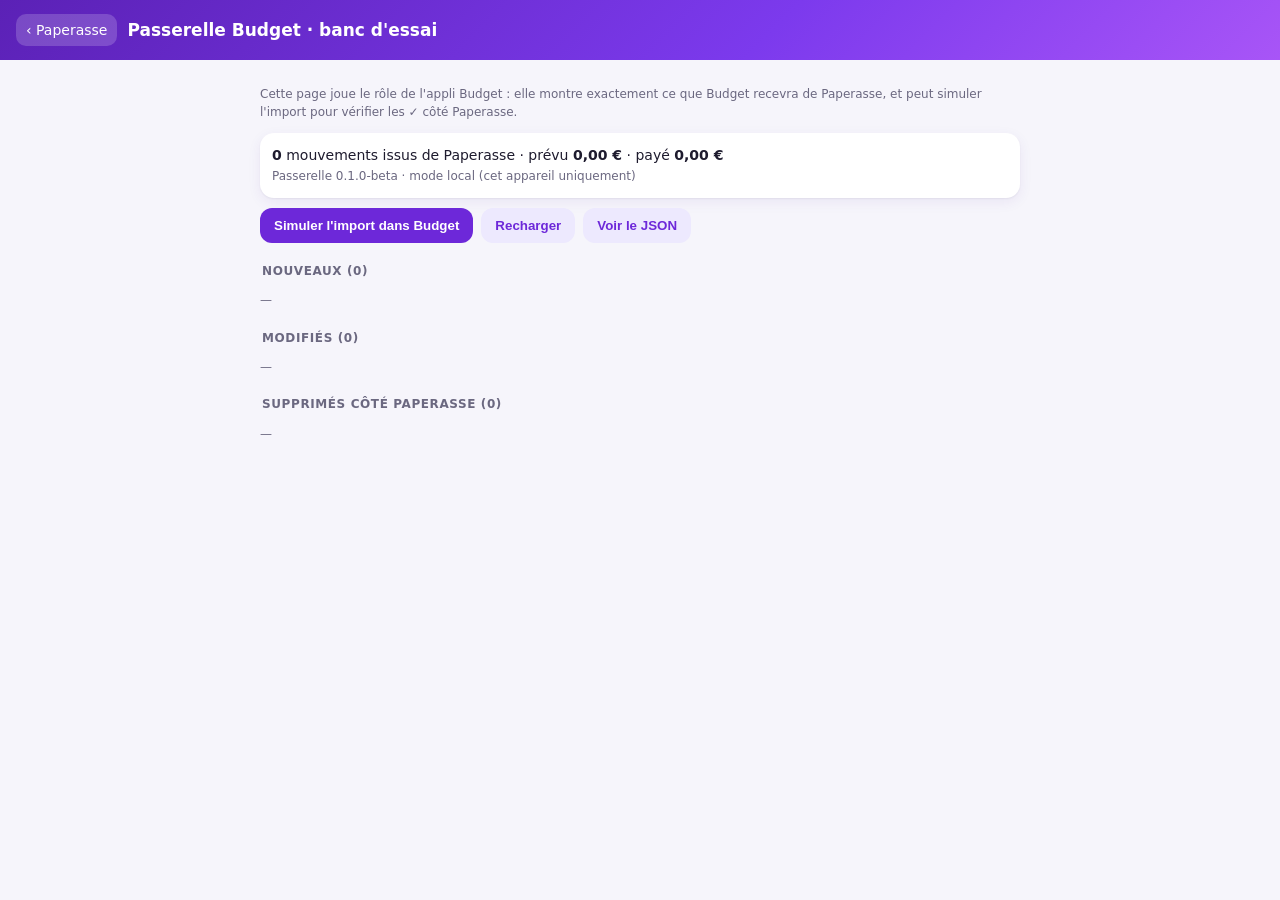
<file: passerelle-test.html>
<!DOCTYPE html>
<html lang="fr">
<head>
<meta charset="utf-8">
<meta name="viewport" content="width=device-width, initial-scale=1">
<meta name="theme-color" content="#5b21b6">
<title>Passerelle Budget — banc d'essai</title>
<style>
:root{--bg:#f6f5fb;--card:#fff;--ink:#1e1b2e;--muted:#6b6880;--line:#e7e4f0;--violet:#6d28d9;--soft:#ede9fe;--sh:0 1px 2px rgba(30,27,46,.06),0 4px 14px rgba(76,29,149,.07)}
@media (prefers-color-scheme:dark){:root{--bg:#121019;--card:#1c1927;--ink:#efeef6;--muted:#a19db5;--line:#2c2839;--soft:#2a2141}}
body{margin:0;background:var(--bg);color:var(--ink);font:14px/1.45 system-ui,-apple-system,sans-serif}
header{background:linear-gradient(135deg,#5b21b6,#7c3aed 60%,#a855f7);color:#fff;padding:14px 16px;display:flex;gap:10px;align-items:center}
header a{color:#fff;text-decoration:none;background:rgba(255,255,255,.18);border-radius:10px;padding:6px 10px}
header h1{font-size:17px;margin:0;flex:1}
main{max-width:760px;margin:0 auto;padding:14px}
.card{background:var(--card);border-radius:14px;box-shadow:var(--sh);padding:12px;margin-bottom:10px}
h2{font-size:12px;text-transform:uppercase;letter-spacing:.6px;color:var(--muted);margin:20px 2px 8px}
.m{display:flex;justify-content:space-between;gap:10px;align-items:center}
.m small{color:var(--muted);display:block}
.pill{font-size:11px;font-weight:700;padding:2px 8px;border-radius:99px;background:var(--soft);color:var(--violet);white-space:nowrap}
.btn{border:0;border-radius:12px;padding:10px 14px;font-weight:600;background:var(--violet);color:#fff;cursor:pointer}
.btn.ghost{background:var(--soft);color:var(--violet)}
pre{background:var(--card);border-radius:12px;padding:12px;overflow:auto;font-size:12px;box-shadow:var(--sh)}
.hint{color:var(--muted);font-size:12px}
</style>
</head>
<body>
<header><a href="./paperasse.html">‹ Paperasse</a><h1>Passerelle Budget · banc d'essai</h1></header>
<main>
  <p class="hint">Cette page joue le rôle de l'appli Budget : elle montre exactement ce que Budget recevra de Paperasse, et peut simuler l'import pour vérifier les ✓ côté Paperasse.</p>
  <div class="card" id="state">Chargement…</div>
  <div style="display:flex;gap:8px;flex-wrap:wrap"><button class="btn" id="sim">Simuler l'import dans Budget</button><button class="btn ghost" id="reload">Recharger</button><button class="btn ghost" id="json">Voir le JSON</button></div>
  <div id="out"></div>
</main>
<script type="module">
import { Passerelle, PASSERELLE_VERSION } from './passerelle-budget.js';
const $ = s => document.querySelector(s);
const esc = s => String(s ?? '').replace(/[&<>"']/g, c => ({ '&': '&amp;', '<': '&lt;', '>': '&gt;', '"': '&quot;', "'": '&#39;' }[c]));
const eur = n => Number(n).toLocaleString('fr-FR', { style: 'currency', currency: 'EUR' });
const fr = iso => iso ? new Date(iso + 'T12:00:00').toLocaleDateString('fr-FR') : '';
const p = new Passerelle();
let last = null;
const row = (m, tag) => `<div class="card m"><div><b>${esc(m.libelle)}</b><small>${esc(m.tiers)} · ${esc(m.categorieBudget)}${m.recurrence ? ' · ' + esc(m.recurrence) : ''}</small><small>${m.statut === 'payee' ? 'Payé' : 'Prévu'} le ${fr(m.date)} · <code>${esc(m.key)}</code></small></div><div style="text-align:right"><b>${eur(m.montant)}</b><br><span class="pill">${tag}</span></div></div>`;
async function load() {
  $('#state').textContent = 'Chargement…';
  last = await p.aImporter();
  const { nouveaux, modifies, supprimes, toutes } = last;
  const prevu = toutes.filter(m => m.statut === 'prevue').reduce((s, m) => s + m.montant, 0);
  const paye = toutes.filter(m => m.statut === 'payee').reduce((s, m) => s + m.montant, 0);
  $('#state').innerHTML = `<b>${toutes.length}</b> mouvements issus de Paperasse · prévu <b>${eur(prevu)}</b> · payé <b>${eur(paye)}</b><br><span class="hint">Passerelle ${PASSERELLE_VERSION} · ${p.enLigne ? 'GitHub connecté' : 'mode local (cet appareil uniquement)'}</span>`;
  $('#out').innerHTML =
    `<h2>Nouveaux (${nouveaux.length})</h2>${nouveaux.map(m => row(m, 'nouveau')).join('') || '<p class="hint">—</p>'}` +
    `<h2>Modifiés (${modifies.length})</h2>${modifies.map(m => row(m, 'à mettre à jour')).join('') || '<p class="hint">—</p>'}` +
    `<h2>Supprimés côté Paperasse (${supprimes.length})</h2>${supprimes.map(s => `<div class="card"><code>${esc(s.key)}</code></div>`).join('') || '<p class="hint">—</p>'}`;
  $('#sim').disabled = !(nouveaux.length + modifies.length + supprimes.length);
}
$('#reload').onclick = load;
$('#json').onclick = () => { $('#out').innerHTML = `<h2>Ce que reçoit Budget</h2><pre>${esc(JSON.stringify(last, null, 2))}</pre>`; };
$('#sim').onclick = async () => {
  $('#sim').disabled = true;
  try {
    await p.confirmer([
      ...last.nouveaux.map(m => ({ key: m.key, budgetId: 'test-' + Math.random().toString(36).slice(2, 8) })),
      ...last.modifies.map(m => ({ key: m.key, budgetId: m.budgetId })),
      ...last.supprimes.map(s => ({ key: s.key, budgetId: s.budgetId, supprime: true })),
    ]);
  } catch (e) { alert('Erreur : ' + e.message); }
  load();
};
load();
</script>
</body>
</html>
</file>
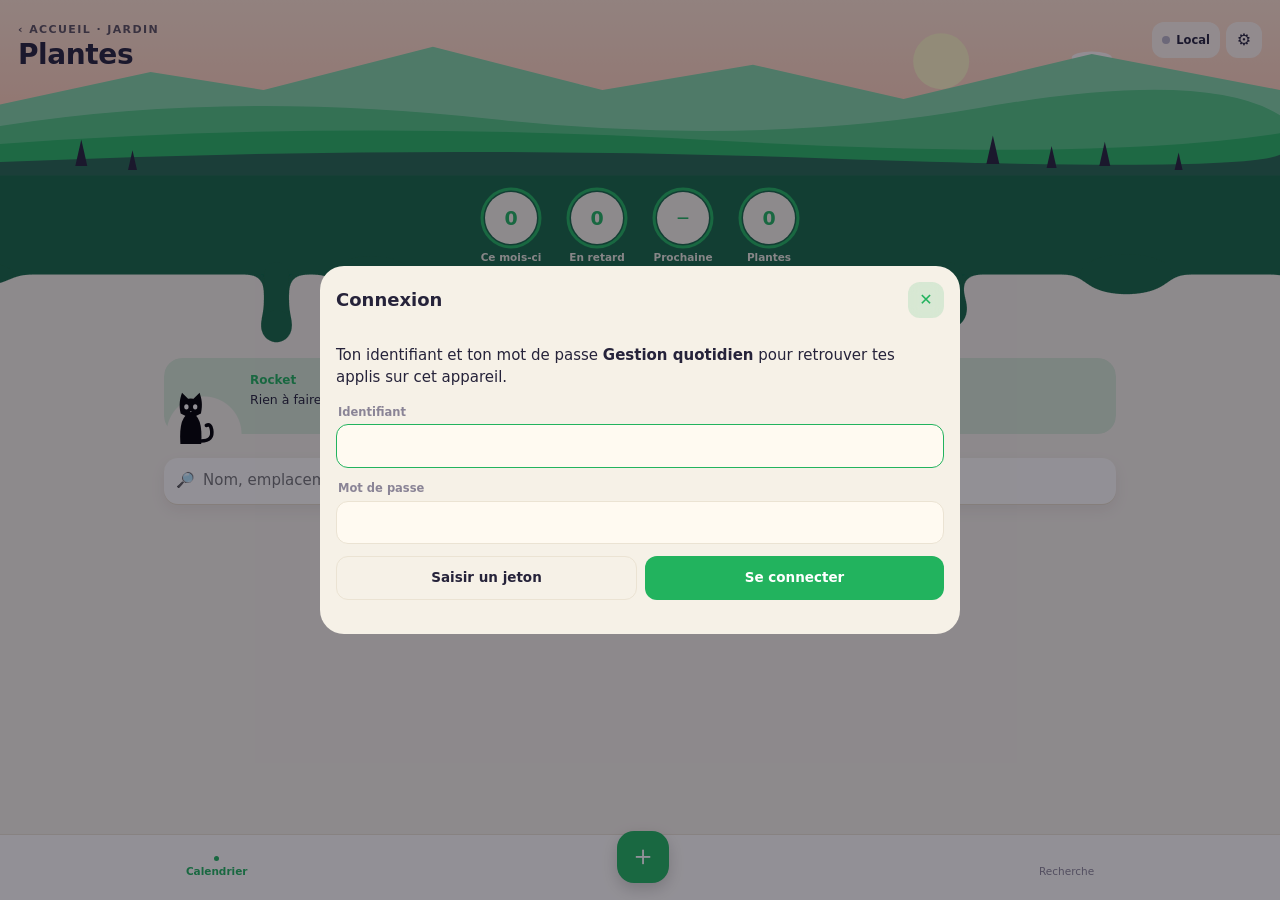
<file: plantes.html>
<!DOCTYPE html>
<html lang="fr">
<head>
<meta charset="utf-8">
<meta name="viewport" content="width=device-width, initial-scale=1, viewport-fit=cover">
<link rel="manifest" href="manifest.webmanifest">
<link rel="stylesheet" href="ui/kit.css">
<title>Plantes</title>
<style>
.pre{white-space:pre-wrap;font-size:13.5px;line-height:1.5}
.month{font-weight:800;font-size:13px;color:var(--mut);margin:14px 2px 6px;text-transform:capitalize}
</style>
</head>
<body>
<header id="hero"></header>
<main class="k-wrap" id="main"></main>
<script type="module">
import { initApp, publishSummary, hero, DocSync, read, write, esc, $, $$, uid, now, todayISO, isISO, frDate, daysTo, addMonths, norm, openSheet, closeSheet, toast, bubble, openCommonSettings, nav } from './ui/kit.js';
initApp('plantes');

/* ---------- Données de départ (export « plantes ») ---------- */
// Données de départ : rangées dans le dépôt privé (JSON_PLANTES.json), jamais dans ce code public.
const seed = () => ({ app: 'plantes', schema: 1, items: [], tombstones: {}, settings: {}, settingsAt: 0, updatedAt: 0 });
const store = new DocSync({ key: 'plantes.data.v1', path: 'JSON_PLANTES.json', label: 'Plantes', empty: seed, onRemote: () => render() });
const D = () => store.data;
if (!read('plantes.data.v1')) store.save();

const MOIS = ['janvier', 'février', 'mars', 'avril', 'mai', 'juin', 'juillet', 'août', 'septembre', 'octobre', 'novembre', 'décembre'];
const ym = iso => iso?.slice(0, 7) || '';
const thisYM = () => todayISO().slice(0, 7);
const state = p => !isISO(p.nextCut) ? 'none' : ym(p.nextCut) < thisYM() ? 'late' : ym(p.nextCut) === thisYM() ? 'now' : 'later';
const monthLbl = iso => isISO(iso) ? MOIS[+iso.slice(5, 7) - 1] + ' ' + iso.slice(0, 4) : '';
const TYPES = { Arbre: '🌳', Arbuste: '🌿', Fruits: '🍇', Fleurs: '🌸' };

let q = '';
function render() {
  const its = D().items, late = its.filter(p => state(p) === 'late'), nowL = its.filter(p => state(p) === 'now');
  const next = its.filter(p => state(p) === 'later').sort((a, b) => a.nextCut.localeCompare(b.nextCut))[0];
  const feedNow = new Date().getMonth() + 1 === (D().settings.feedMonth || 3);
  hero($('#hero'), {
    app: 'plantes', title: 'Plantes', sub: '‹ Accueil · jardin', subHref: './index.html',
    actions: store.pill() + `<button class="k-ibtn" id="set" aria-label="Réglages">⚙︎</button>`,
    rings: [
      { label: 'Ce mois-ci', value: nowL.length },
      { label: 'En retard', value: late.length, color: late.length ? '#ff4f5e' : undefined },
      { label: 'Prochaine', html: `<b style="font-size:12px;color:var(--acc)">${next ? MOIS[+next.nextCut.slice(5, 7) - 1].slice(0, 4) + '.' : '—'}</b>` },
      { label: 'Plantes', value: its.length },
    ],
    after: el => { store.bindPills(el); $('#set', el).onclick = settings; }
  });
  const tip = late.length ? `${late.length} taille${late.length > 1 ? 's' : ''} en retard : ${late.slice(0, 3).map(p => p.name.toLowerCase()).join(', ')}.`
    : nowL.length ? `C'est le mois de tailler : ${nowL.map(p => p.name.toLowerCase()).join(', ')}. Sécateur en main !`
    : feedNow ? `C'est le moment de nourrir le jardin (compost, sang et corne). Moi je préfère les croquettes.`
    : next ? `Prochaine taille : ${next.name.toLowerCase()} en ${monthLbl(next.nextCut)}.` : 'Rien à faire au jardin pour le moment.';
  const list = [...its].filter(p => !q || norm([p.name, p.type, p.place, p.desc].join(' ')).includes(norm(q))).sort((a, b) => (a.nextCut || '9').localeCompare(b.nextCut || '9'));
  const groups = {}; list.forEach(p => { const k = state(p) === 'late' ? 'En retard' : state(p) === 'none' ? 'Sans date' : monthLbl(p.nextCut); (groups[k] ||= []).push(p); });
  const row = p => `<button class="k-row" data-id="${p.id}"><span class="k-ico">${TYPES[p.type] || '🌱'}</span><span class="k-main"><b>${esc(p.name)}</b><small>${esc(p.place || p.type || '')}</small></span>${state(p) === 'late' ? '<span class="k-tag bad">En retard</span>' : state(p) === 'now' ? '<span class="k-tag warn">Ce mois-ci</span>' : ''}</button>`;
  $('#main').innerHTML = bubble(esc(tip)) + `<label class="k-search">🔎<input id="q" value="${esc(q)}" placeholder="Nom, emplacement, type…"></label>` +
    (feedNow ? `<div class="k-card"><b>🌱 Mois de l'engrais</b><div class="k-hint" style="margin-top:4px">${[...new Set(its.map(p => p.nutrients).filter(Boolean))].map(n => `${esc(n)} : ${its.filter(p => p.nutrients === n).map(p => esc(p.name)).join(', ')}`).join('<br>')}</div></div>` : '') +
    Object.entries(groups).map(([k, L]) => `<div class="month">${esc(k)}</div><div class="k-card flush">${L.map(row).join('')}</div>`).join('');
  $$('[data-id]').forEach(b => b.onclick = () => openPlant(b.dataset.id));
  const qi = $('#q'); qi.oninput = () => { q = qi.value; clearTimeout(qi._t); qi._t = setTimeout(() => { const p = qi.selectionStart; render(); const n = $('#q'); n.focus(); n.setSelectionRange(p, p); }, 250); };
  const u = late[0] || nowL[0];
  publishSummary('plantes', { line: late.length ? `${late.length} taille${late.length > 1 ? 's' : ''} en retard` : nowL.length ? `${nowL.length} à tailler ce mois-ci` : next ? `Prochaine taille : ${next.name} (${monthLbl(next.nextCut)})` : 'Rien à faire', alert: !!late.length,
    urgent: u ? { title: 'Tailler : ' + u.name, sub: u.place || '', k: 'Jardin', late: state(u) === 'late' } : null });
}

function openPlant(id) {
  const p = D().items.find(x => x.id === id); if (!p) return;
  const body = openSheet(p.name, `
    <span class="k-tag">${TYPES[p.type] || '🌱'} ${esc(p.type || 'Plante')}</span> ${state(p) === 'late' ? '<span class="k-tag bad">Taille en retard</span>' : state(p) === 'now' ? '<span class="k-tag warn">À tailler ce mois-ci</span>' : ''}
    <div class="k-card" style="margin-top:10px">
      ${p.desc ? `<p style="margin-top:0">${esc(p.desc)}</p>` : ''}
      <div class="k-hint">Emplacement</div><b>${esc(p.place || '—')}</b>
      <div class="k-grid2" style="margin-top:8px"><div><div class="k-hint">Plantée le</div><b>${frDate(p.planted) || '—'}</b></div><div><div class="k-hint">Prochaine taille</div><b>${monthLbl(p.nextCut) || '—'}</b></div></div>
      ${p.nutrients ? `<div class="k-hint" style="margin-top:8px">Nutriments</div><b>${esc(p.nutrients)}</b>` : ''}
    </div>
    ${p.howCut ? `<div class="k-sec acc">Comment tailler</div><div class="k-card pre">${esc(p.howCut)}</div>` : ''}
    ${p.cuts?.length ? `<div class="k-sec">Historique</div><div class="k-card flush">${[...p.cuts].reverse().map(c => `<div class="k-row"><span class="k-main"><b>✂️ Taillée</b><small>${frDate(c)}</small></span></div>`).join('')}</div>` : ''}
    <div class="k-btns" style="margin-top:10px"><button class="k-btn" id="cut">✂️ Taille faite</button><button class="k-btn ghost" id="feed">🌱 Nourrie</button></div>
    <div class="k-btns" style="margin-top:8px"><button class="k-btn line" id="edit">Modifier</button><button class="k-btn danger" id="del">Supprimer</button></div>`);
  $('#cut', body).onclick = () => { p.cuts = [...(p.cuts || []), todayISO()]; const base = isISO(p.nextCut) && p.nextCut > todayISO() ? p.nextCut : todayISO(); p.nextCut = addMonths(base.slice(0, 8) + '01', p.every || 12); p.updatedAt = now(); store.save(); closeSheet(); render(); toast(`Prochaine taille : ${monthLbl(p.nextCut)}`); };
  $('#feed', body).onclick = () => { p.fed = [...(p.fed || []), todayISO()]; p.updatedAt = now(); store.save(); toast('Apport noté 🌱'); };
  $('#edit', body).onclick = () => editPlant(p);
  $('#del', body).onclick = () => { if (confirm(`Supprimer « ${p.name} » ?`)) { D().items = D().items.filter(x => x.id !== id); D().tombstones[id] = now(); store.save(); closeSheet(); render(); } };
}
function editPlant(p) {
  const isNew = !p; p = p ? { ...p } : { id: uid(), name: '', type: '', place: '', desc: '', planted: '', nextCut: '', howCut: '', nutrients: '', every: 12, cuts: [], fed: [], createdAt: now() };
  const f = (id, l, v, a = '') => `<div class="k-field"><label>${l}</label><input id="${id}" value="${esc(v)}" ${a}></div>`;
  const body = openSheet(isNew ? 'Nouvelle plante' : 'Modifier', `${f('pN', 'Nom', p.name)}
    <div class="k-grid2">${f('pT', 'Type', p.type, 'list="dlT"')}${f('pE', 'Tailler tous les (mois)', p.every || 12, 'type="number"')}</div><datalist id="dlT">${Object.keys(TYPES).map(t => `<option value="${t}">`).join('')}</datalist>
    ${f('pP', 'Emplacement', p.place)}${f('pD', 'Description', p.desc)}
    <div class="k-grid2">${f('pPl', 'Plantée le', p.planted, 'type="date"')}${f('pC', 'Prochaine taille', p.nextCut, 'type="date"')}</div>
    ${f('pNu', 'Nutriments', p.nutrients, 'list="dlN"')}<datalist id="dlN">${[...new Set(D().items.map(x => x.nutrients).filter(Boolean))].map(n => `<option value="${esc(n)}">`).join('')}</datalist>
    <div class="k-field"><label>Comment tailler</label><textarea id="pH" style="min-height:120px">${esc(p.howCut)}</textarea></div>
    <button class="k-btn block" id="pOk">Enregistrer</button>`);
  $('#pOk', body).onclick = () => { const v = id => $('#' + id, body).value.trim(); if (!v('pN')) return toast('Indique le nom');
    Object.assign(p, { name: v('pN'), type: v('pT'), every: parseInt(v('pE')) || 12, place: v('pP'), desc: v('pD'), planted: v('pPl'), nextCut: v('pC'), nutrients: v('pNu'), howCut: $('#pH', body).value.trim(), updatedAt: now() });
    const i = D().items.findIndex(x => x.id === p.id); if (i >= 0) D().items[i] = p; else D().items.push(p); store.save(); closeSheet(); render(); };
}
function settings() {
  openCommonSettings(`<div class="k-sec acc">Jardin</div><div class="k-field"><label>Mois de l'engrais</label><select id="fm">${MOIS.map((m, i) => `<option value="${i + 1}" ${(D().settings.feedMonth || 3) === i + 1 ? 'selected' : ''}>${m}</option>`).join('')}</select></div>`,
    (body, saving) => { if (saving) { D().settings.feedMonth = +$('#fm', body).value; D().settingsAt = now(); store.save(); } });
}
addEventListener('k-settings', () => { store.sync(); render(); });
const n = nav([{ id: 'cal', label: 'Calendrier' }, { id: 'all', label: 'Recherche' }], { active: 'cal', fab: true });
n.onclick = e => { const b = e.target.closest('button'); if (!b) return; if (b.classList.contains('k-fab')) return editPlant(null); if (b.dataset.tab === 'all') $('#q').focus(); else scrollTo({ top: 0, behavior: 'smooth' }); };
render(); store.sync();
</script>
</body>
</html>
</file>
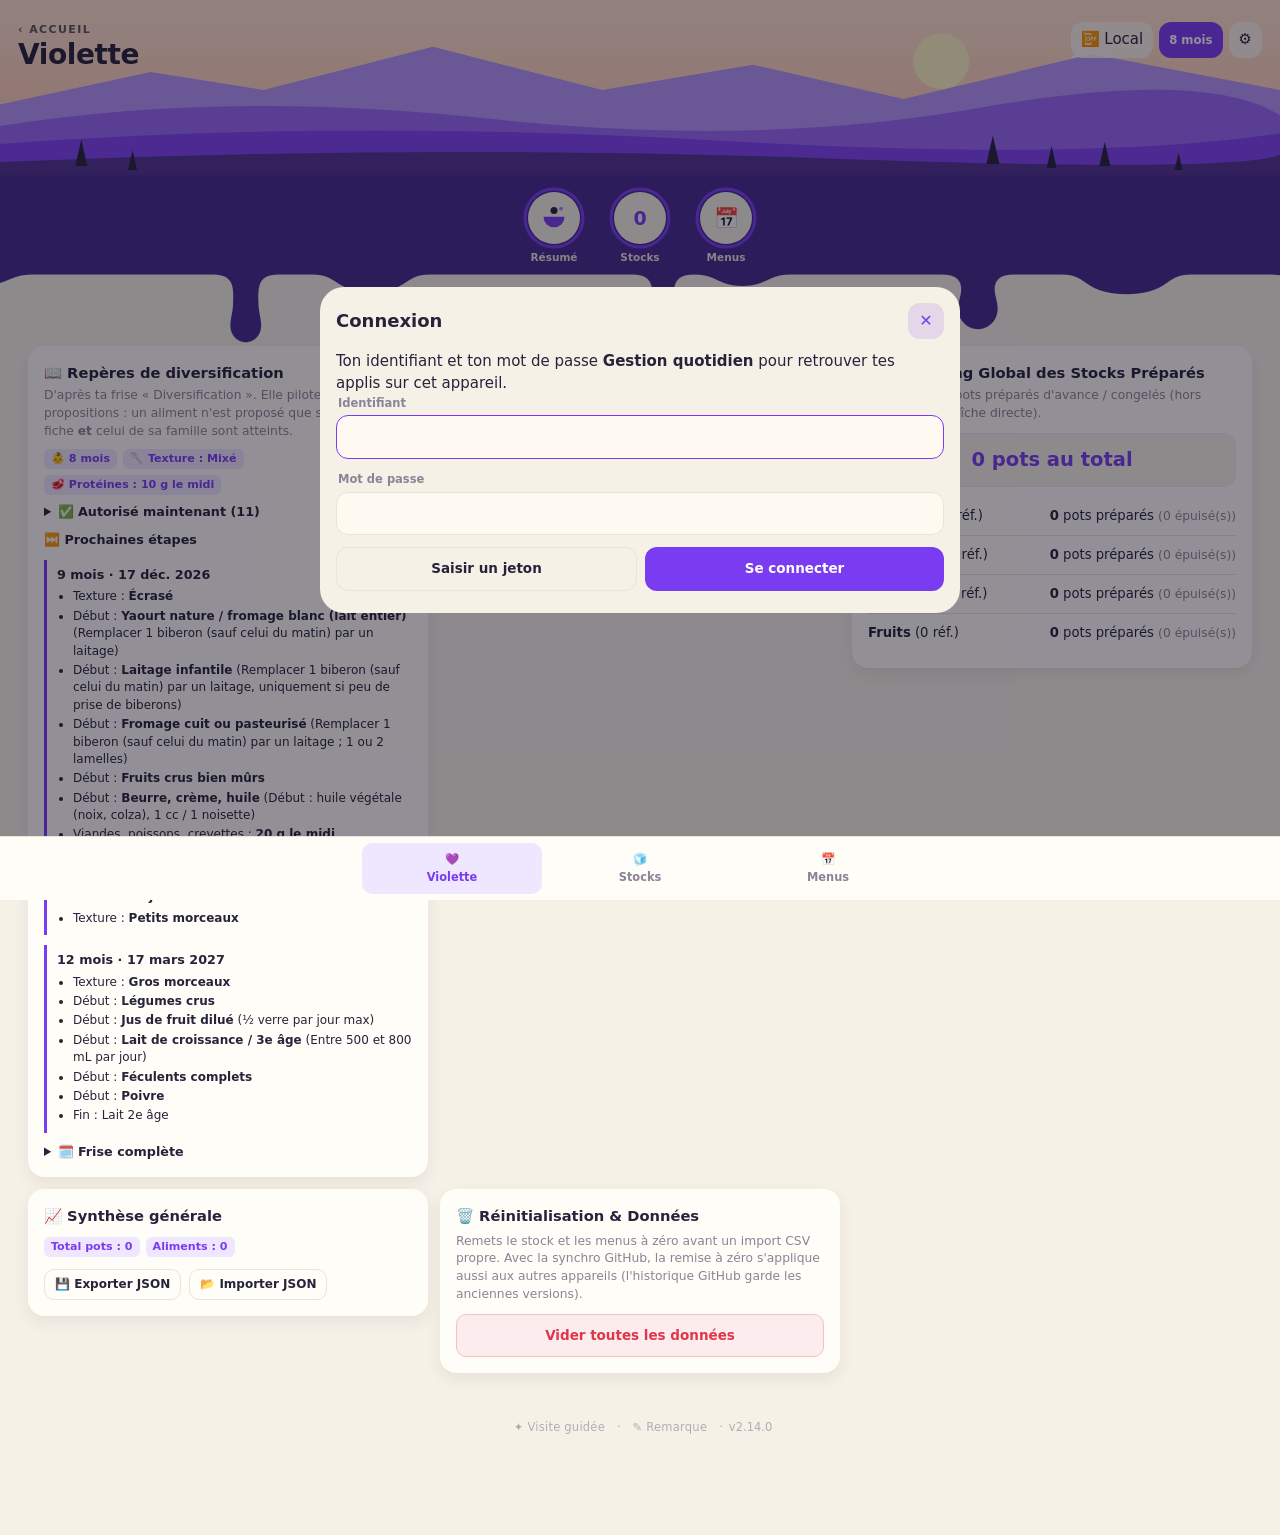
<file: violette.html>
<!DOCTYPE html>
<html lang="fr">
<head>
<meta charset="UTF-8">
<meta name="viewport" content="width=device-width, initial-scale=1, viewport-fit=cover">
<title>Diversification de Violette</title>
<meta name="theme-color" content="#7a3cf0">
<meta name="mobile-web-app-capable" content="yes">
<meta name="apple-mobile-web-app-capable" content="yes">
<meta name="apple-mobile-web-app-title" content="Violette">
<meta name="apple-mobile-web-app-status-bar-style" content="default">
<link rel="stylesheet" href="ui/kit.css">
<link rel="manifest" href="manifest.webmanifest">
<link rel="icon" href="icon-192.png" type="image/png">
<link rel="apple-touch-icon" href="apple-touch-icon.png">
<style>:root{--bg:#f6f1e7;--card:#fffdf8;--text:#26233a;--muted:#8a8496;--line:#ebe3d3;--acc:#7a3cf0;--acc-soft:#efe6ff;--ok:#14a06b;--ok-bg:#e2f5ec;--bad:#e0364a;--bad-bg:#fdecee;--warn:#b86e00;--warn-bg:#fff2dc;--primary:var(--acc);--danger:var(--bad);--r:16px}
html[data-theme=dark]{--bg:#15141d;--card:#211f2c;--text:#f1ede4;--muted:#9d97a8;--line:#2e2b3b;--acc:#9b6bff;--acc-soft:#2d2347;--ok:#3ccf8e;--ok-bg:#16302a;--bad:#ff6b78;--bad-bg:#3a1d24;--warn:#f5b13d;--warn-bg:#352a17}
*{box-sizing:border-box;margin:0;padding:0;-webkit-tap-highlight-color:transparent}
html{scroll-padding-top:calc(64px + env(safe-area-inset-top,0px))}
body{font:15px/1.45 Inter,system-ui,-apple-system,"Segoe UI",Roboto,sans-serif;background:var(--bg);color:var(--text);min-height:100dvh;padding-bottom:calc(84px + env(safe-area-inset-bottom,0px));overflow-x:hidden}
button,input,select{font:inherit;color:inherit}button{cursor:pointer}
:focus-visible{outline:2px solid var(--acc);outline-offset:2px}
b,strong,.q-btn,.stock-table td{font-variant-numeric:tabular-nums}
.app-header{position:sticky;top:0;z-index:100;background:var(--card);border-bottom:1px solid var(--line);padding:12px 16px;padding-top:calc(12px + env(safe-area-inset-top,0px));display:flex;justify-content:space-between;align-items:center;gap:8px}
.app-title{font-size:1.05rem;font-weight:700;letter-spacing:-.01em}
.app-title .ver{font-size:.7rem;font-weight:700;margin-left:4px;color:var(--acc);background:var(--acc-soft);padding:2px 6px;border-radius:8px}
.pill.sync-busy{background:var(--warn-bg);color:var(--warn);border-color:#f1dcae}
.pill.sync-err{background:var(--bad-bg);color:var(--bad);border-color:#f2c4bf}
.set-sec{margin-top:16px;padding-top:12px;border-top:1px solid var(--line)}
.prep-btn{border:1px solid var(--line);background:var(--card);border-radius:8px;padding:2px 7px;font-size:.72rem;font-weight:700;cursor:pointer;color:var(--text);margin-top:4px;display:inline-block}
.prep-btn.raw,.prep-tag.raw{background:#eaf6e4;color:#2f7d32;border-color:#c8e6c0}
.prep-tag{font-size:.7rem;font-weight:700;padding:1px 6px;border-radius:6px}
.prep-swap{border:1px dashed var(--acc);background:var(--acc-soft);color:var(--acc);border-radius:8px;padding:3px 8px;font-size:.72rem;font-weight:700;cursor:pointer;white-space:nowrap;margin-top:4px}
.meal-toggles{display:flex;flex-wrap:wrap;gap:6px;align-items:center;margin:0 0 10px}
.meal-toggles .lbl{font-size:.75rem;font-weight:700;color:var(--muted)}
.mt-btn{border:1px solid var(--line);background:var(--card);border-radius:999px;padding:5px 11px;font-size:.78rem;font-weight:700;cursor:pointer;color:var(--muted)}
.mt-btn[aria-pressed="true"]{background:var(--acc);border-color:var(--acc);color:#fff}
.rep-now{display:flex;flex-wrap:wrap;gap:6px;margin:8px 0}
.rep-step{border-left:3px solid var(--acc);padding:6px 0 6px 10px;margin:10px 0}
.rep-step>b{display:block;font-size:.85rem}
.rep-step ul{margin:4px 0 0 16px;font-size:.8rem}
.rep-step li{margin:2px 0}
.rep-list{font-size:.8rem;margin:4px 0 0 16px}
.rep-list li{margin:3px 0}
.frise-wrap{overflow-x:auto;margin-top:8px;border:1px solid var(--line);border-radius:12px}
.frise{border-collapse:collapse;font-size:.68rem;min-width:640px;width:100%}
.frise th,.frise td{border-bottom:1px solid var(--line);padding:4px 3px;text-align:center}
.frise th:first-child,.frise td:first-child{text-align:left;position:sticky;left:0;background:var(--card);min-width:150px;max-width:170px;font-weight:600}
.frise td.on{background:#d9cff3}
.frise td.start{background:#8e7cc3;color:#fff;font-weight:700}
.frise .now{outline:2px solid var(--acc);outline-offset:-2px}
.frise td.note{cursor:help}
.set-sec h4{font-size:.88rem;font-weight:800;margin-bottom:6px}
.badges{display:flex;gap:6px}
.pill{background:var(--bg);color:var(--muted);font-size:.78rem;font-weight:600;padding:4px 10px;border-radius:99px;border:1px solid var(--line);white-space:nowrap}
.pill.sync-on{background:var(--ok-bg);color:var(--ok);border-color:#bfe5cf}
#babyAge{background:var(--acc);color:#fff;border-color:var(--acc)}
.main{padding:16px;max-width:680px;margin:0 auto}
.card{background:var(--card);border:1px solid var(--line);border-radius:var(--r);padding:16px;margin-bottom:12px}
.card-title{font-size:.98rem;font-weight:700;display:flex;align-items:center;gap:8px}
.card-head{display:flex;justify-content:space-between;align-items:center;gap:8px;margin-bottom:12px}
.muted{color:var(--muted);font-size:.82rem;line-height:1.45}
.tab{display:none}.tab.active{display:block}
.bottom-nav{position:fixed;bottom:0;left:0;right:0;z-index:1000;background:var(--card);border-top:1px solid var(--line);display:flex;padding:6px 8px calc(6px + env(safe-area-inset-bottom,0px))}
.nav-item{border:0;background:none;padding:8px;border-radius:10px;color:var(--muted);font-size:.76rem;font-weight:600;display:flex;flex-direction:column;align-items:center;gap:2px;flex:1}
.nav-item.active{color:var(--acc);background:var(--acc-soft)}
.controls{display:grid;grid-template-columns:1fr 1fr;gap:8px;margin-bottom:12px}.controls .full{grid-column:1/-1}
.input{width:100%;padding:10px 12px;border-radius:10px;border:1px solid var(--line);font-size:.9rem;background:var(--card);color:var(--text)}
label.field{display:block;font-size:.76rem;font-weight:600;color:var(--muted);margin-bottom:10px}label.field .input{margin-top:3px;color:var(--text)}
.stock-table{width:100%;border-collapse:collapse;font-size:.85rem}
.stock-table th{text-align:left;padding:8px;font-weight:600;color:var(--muted);font-size:.76rem;border-bottom:1px solid var(--line)}
.stock-table td{padding:10px 8px;border-bottom:1px solid var(--line);vertical-align:middle}
.stock-row:hover{background:var(--bg);cursor:pointer}.stock-row.empty{opacity:.55}
.badge-cat{background:var(--acc-soft);color:var(--acc);padding:2px 7px;border-radius:6px;font-size:.7rem;font-weight:600}
.badge-frozen{background:var(--acc-soft);color:var(--acc);padding:2px 7px;border-radius:6px;font-size:.72rem;font-weight:600}
.badge-fresh{background:var(--ok-bg);color:var(--ok);padding:2px 7px;border-radius:6px;font-size:.72rem;font-weight:600}
.qty-group{display:flex;align-items:center;gap:4px}.qty-group b{min-width:22px;text-align:center}
.q-btn{border:1px solid var(--line);background:var(--card);color:var(--acc);width:30px;height:30px;border-radius:8px;font-weight:700;display:flex;align-items:center;justify-content:center}
.day{background:var(--card);border:1px solid var(--line);border-radius:var(--r);padding:12px;margin-bottom:10px}
.day.today{border-color:var(--acc);box-shadow:0 0 0 1px var(--acc)}
.day-title{font-weight:700;margin-bottom:8px;display:flex;justify-content:space-between;align-items:center}
.day.today .day-title span::after{content:" · aujourd'hui";color:var(--acc);font-weight:600;font-size:.78rem}
.meals{display:grid;grid-template-columns:1fr;gap:10px}
.slot{background:var(--bg);border:1px solid var(--line);border-radius:10px;padding:10px;text-align:left}
.slot-head{display:flex;justify-content:space-between;align-items:center;gap:6px;margin-bottom:4px}
.slot-name{font-size:.82rem;font-weight:700}
.mi{display:flex;align-items:center;gap:8px;padding:8px 0;border-bottom:1px solid var(--line)}
.mi-name{flex:1;min-width:0;font-size:.85rem;display:flex;flex-wrap:wrap;gap:4px;align-items:center;cursor:pointer}
.mi-name small{flex-basis:100%;color:var(--muted);font-size:.72rem}
.fresh-flag{background:var(--bad);color:#fff;font-weight:700;font-size:.7rem;padding:3px 7px;border-radius:6px}
.tag{background:var(--acc-soft);color:var(--acc);padding:2px 7px;border-radius:6px;font-size:.74rem;font-weight:600}
.tag.warn{background:var(--warn-bg);color:var(--warn)}.tag.cook{background:var(--bad-bg);color:var(--bad)}
.tag.ok{background:#dcf5e7;color:#14804a}html[data-theme=dark] .tag.ok{background:#173d2a;color:#7be0a7}
.add-hint{color:var(--muted);font-size:.8rem}
.alts{margin-top:8px}.alts summary{font-size:.78rem;font-weight:600;color:var(--acc);cursor:pointer}
.alt-cat{font-size:.74rem;font-weight:600;color:var(--muted);margin:8px 0 4px}
.alt-list{display:flex;flex-direction:column;gap:5px}
.alt{display:flex;border:1px solid var(--line);border-radius:10px;background:var(--card);overflow:hidden}
.alt.fresh{border:1.5px solid var(--bad);background:var(--bad-bg)}
.alt button{border:0;background:none;text-align:left;padding:7px 10px;font-size:.8rem}
.alt button:first-child{flex:1}.alt button:first-child small{display:block;color:var(--muted);font-size:.7rem}
.alt.fresh button:first-child small{color:var(--bad);font-weight:700}
.alt button:last-child{border-left:1px solid var(--line);font-weight:700;color:var(--acc);width:38px}
.modal{display:none;position:fixed;inset:0;background:rgba(29,26,43,.45);z-index:2000;justify-content:center;align-items:flex-end}.modal.active{display:flex}
.modal-box{background:var(--card);width:100%;max-width:600px;border-radius:16px 16px 0 0;max-height:90dvh;overflow-y:auto;padding:18px;padding-bottom:calc(18px + env(safe-area-inset-bottom,0px));position:relative}
.modal-close{position:absolute;top:12px;right:12px;background:var(--bg);border:0;width:34px;height:34px;border-radius:50%;font-size:1.1rem;display:flex;align-items:center;justify-content:center}
.btn{width:100%;padding:11px 14px;border:1px solid var(--line);background:var(--card);border-radius:10px;font-weight:600;font-size:.9rem}
.btn.sm{width:auto;padding:6px 10px;font-size:.8rem}
.btn-primary{background:var(--acc);border-color:var(--acc);color:#fff}
.btn-soft{background:var(--acc-soft);border-color:var(--acc-soft);color:var(--acc)}
.btn-gray{background:var(--card);color:var(--text)}
.btn-danger{background:var(--bad-bg);border-color:#f2c4bf;color:var(--bad)}
.row{display:flex;gap:8px;margin-top:8px}
.sel-grid{display:grid;grid-template-columns:1fr 1fr;gap:8px;margin:10px 0 14px}
.sel{background:var(--card);border:1.5px solid var(--line);border-radius:10px;padding:10px;display:flex;justify-content:space-between;align-items:center;gap:6px;font-weight:600;font-size:.85rem;text-align:left}
.sel.on{border-color:var(--acc);background:var(--acc-soft);color:var(--acc)}
.toast{position:fixed;left:50%;bottom:calc(92px + env(safe-area-inset-bottom,0px));transform:translateX(-50%);background:var(--text);color:#fff;padding:9px 14px;border-radius:10px;font-size:.84rem;font-weight:600;z-index:3000;opacity:0;pointer-events:none;transition:opacity .2s;max-width:90vw;text-align:center}.toast.show{opacity:1}
.list-line{display:flex;justify-content:space-between;gap:8px;padding:9px 0;border-bottom:1px solid var(--line);font-size:.88rem}.list-line:last-child{border-bottom:0}
@media(prefers-reduced-motion:reduce){*{transition:none!important}}

:root{--hdr:0px}
.app-header{min-height:calc(var(--hdr) + env(safe-area-inset-top,0px))}
body:has(.modal.active){overflow:hidden}
.card-head{flex-wrap:wrap}
.modal-box{padding:0 18px}
.modal-box h3{padding:14px 44px 0 0}
.modal-close{position:sticky;top:10px;right:auto;margin:10px 0 -34px auto;z-index:3;flex:none}
.modal-foot{position:sticky;bottom:0;z-index:2;display:flex;gap:8px;flex-wrap:wrap;background:var(--card);border-top:1px solid var(--line);padding:10px 0 calc(10px + env(safe-area-inset-bottom,0px));margin-top:14px}
.modal-foot .btn{flex:1 1 130px;width:auto}
.menu-tools{position:sticky;top:calc(var(--hdr) + env(safe-area-inset-top,0px));z-index:50;display:flex;gap:8px;flex-wrap:wrap;background:var(--card);padding:8px 0;margin-bottom:8px;border-bottom:1px solid var(--line)}
.menu-tools .btn{flex:1 1 auto;width:auto}
.ov-head{display:flex;justify-content:space-between;align-items:baseline;gap:8px;flex-wrap:wrap;margin-bottom:8px}
.ov-wrap{overflow-x:auto;border:1px solid var(--line);border-radius:10px;margin-bottom:14px;background:var(--card)}
.ov{width:100%;border-collapse:collapse;font-size:.78rem;min-width:300px}
.ov th,.ov td{border-bottom:1px solid var(--line);padding:0;text-align:left;vertical-align:top}
.ov thead th{padding:8px;font-weight:600;color:var(--muted);font-size:.74rem;background:var(--bg)}
.ov tbody tr:last-child>*{border-bottom:0}.ov tr.today{background:var(--acc-soft)}
.ov-day,.ov-cell{display:block;width:100%;border:0;background:none;text-align:left;padding:8px;color:inherit;min-height:44px}
.ov-day{font-weight:700}.ov-i{display:block;line-height:1.3}.ov-i.fresh{color:var(--bad);font-weight:700}.ov-i.out{color:var(--warn)}
.ov-empty{color:var(--muted)}.ov-fresh{color:var(--bad)}
.day{padding:0;overflow:hidden}
.day-sum{display:flex;justify-content:space-between;align-items:center;gap:8px;padding:12px;min-height:48px;cursor:pointer;list-style:none;font-weight:700}
.day-sum::-webkit-details-marker{display:none}
.day-sum::before{content:"›";color:var(--muted);font-size:1.2rem;transition:transform .15s;margin-right:6px}
.day[open] .day-sum::before{transform:rotate(90deg)}
.day-name{flex:1}.day-name em{font-style:normal;color:var(--acc);font-weight:600;font-size:.78rem;margin-left:6px}
.day-badges{display:flex;gap:6px}
.day .meals{padding:0 12px 12px;grid-template-columns:repeat(auto-fit,minmax(min(100%,280px),1fr))}
@media (pointer:coarse){.q-btn{width:38px;height:38px}.btn.sm{min-height:38px}.modal-close{width:40px;height:40px}}
@media (max-width:360px){.sel-grid{grid-template-columns:1fr}.main{padding:12px}}
@media (max-width:480px){.stock-table:not(#histTable) th:nth-child(3),.stock-table:not(#histTable) td:nth-child(3){display:none}}
@media (min-width:640px){.modal{align-items:center}.modal-box{border-radius:16px;max-height:86dvh}}
@media (min-width:900px){
  .main{max-width:1040px}
  .controls{grid-template-columns:2fr 1fr 1fr 1fr}.controls .full{grid-column:auto}
  #tab-summary.active{display:grid;grid-template-columns:1fr 1fr;gap:12px;align-items:start}
  #tab-summary .card{margin-bottom:0}
  #monthAlert{grid-column:1/-1}#monthAlert:empty{display:none}
  .bottom-nav{justify-content:center;gap:8px}.nav-item{max-width:180px}
}
/* Grand écran (remarque du 12/11) : on exploite la largeur */
@media (min-width:1200px){
  .main{max-width:1320px;padding:20px 28px}
  #tab-summary.active{grid-template-columns:repeat(auto-fit,minmax(380px,1fr))}
  #tab-menus .card{display:grid;grid-template-columns:minmax(0,1.05fr) minmax(0,1fr);gap:0 22px;align-items:start}
  #tab-menus .menu-tools,#tab-menus .meal-toggles,#tab-menus .card>p{grid-column:1/-1}
  #overview{position:sticky;top:14px}
  #planner{display:grid;grid-template-columns:1fr;gap:8px;align-content:start}
}
@media (min-width:1600px){
  #tab-menus .card{grid-template-columns:minmax(0,1fr) minmax(0,1.3fr)}
  #planner{grid-template-columns:1fr 1fr}
}

.pill.alert{position:relative}.pill.alert::after{content:"";position:absolute;top:-2px;right:-2px;width:9px;height:9px;border-radius:50%;background:var(--bad)}
button.pill{font:inherit}
.banner{border-color:var(--acc)!important;background:var(--acc-soft)!important}
.chk{display:flex;gap:8px;align-items:flex-start;font-weight:600;font-size:.88rem;margin-bottom:8px}
.chk input{width:18px;height:18px;margin-top:2px;accent-color:var(--acc);flex:none}
.chk small{display:block;font-weight:500;color:var(--muted)}
.mode-box{background:var(--bg);border:1px solid var(--line);border-radius:10px;padding:12px;margin-bottom:12px}
.cook{color:var(--bad);font-weight:700}
.goal{font-size:.72rem;color:var(--muted);margin-bottom:4px}
.tg-row{display:grid;grid-template-columns:1fr 1fr 1fr;gap:8px}
.tg-slot{font-weight:700;font-size:.85rem;margin:10px 0 4px}
.toast.undo{pointer-events:auto}
.toast-btn{margin-left:10px;background:#fff;color:var(--text);border:0;border-radius:6px;padding:4px 10px;font-weight:700}
/* --- Habillage « Gestion quotidien » --- */
.card,.day{border:0;box-shadow:0 1px 0 var(--line),0 6px 16px rgba(38,35,58,.07)}
html[data-theme=dark] .card,html[data-theme=dark] .day{box-shadow:0 1px 0 #0c0b12,0 6px 16px rgba(0,0,0,.35)}
.main{position:relative;z-index:1;padding-top:0}
.bottom-nav{height:auto}
.nav-item.active{background:var(--acc-soft)}
.k-hero .pill{height:36px;display:flex;align-items:center;border:0;border-radius:12px;background:rgba(255,253,248,.72);color:#26233a;backdrop-filter:blur(6px)}
html[data-theme=dark] .k-hero .pill{background:rgba(33,31,44,.7);color:#f1ede4}
.k-hero #babyAge{background:var(--acc);color:#fff}
.k-hero .badges{display:flex;gap:6px}
.frise td.on{background:var(--acc-soft)}.frise td.start{background:var(--acc)}
</style>
</head>
<body>
<header id="hero"></header>
<div id="vActions" data-keep class="badges" style="display:none"><button class="pill" id="syncBadge" onclick="checkSyncStatus()" aria-label="État de la synchronisation">📴 Local</button><span class="pill" id="babyAge">…</span><button class="pill" id="settingsBtn" onclick="openSettings()" aria-label="Paramètres">⚙️</button></div>
<script type="module">
import { initApp, hero, read, icon } from './ui/kit.js';
initApp('violette');
const pots = (read('violette_stocks', []) || []).reduce((n, s) => n + (Number(s.qty) || 0), 0);
const acts = document.getElementById('vActions');
hero(document.getElementById('hero'), {
  app: 'violette', title: 'Violette', sub: '‹ Accueil', subHref: './index.html',
  rings: [
    { label: 'Résumé', html: icon('violette', { size: 28 }), on: () => window.switchTab?.('summary') },
    { label: 'Stocks', value: pots, on: () => window.switchTab?.('stocks') },
    { label: 'Menus', html: '<b style="font-size:20px">📅</b>', on: () => window.switchTab?.('menus') },
  ],
  after: el => { const a = el.querySelector('.k-actions'); acts.style.display = ''; a.appendChild(acts); }
});
</script>

<main class="main">
  <!-- RÉSUMÉ -->
  <section id="tab-summary" class="tab active">
    <div id="monthAlert"></div>

    <div class="card">
      <div class="card-title">📖 Repères de diversification</div>
      <p class="muted" style="margin:4px 0 0">D'après ta frise « Diversification ». Elle pilote aussi les propositions : un aliment n'est proposé que si l'âge de sa fiche <b>et</b> celui de sa famille sont atteints.</p>
      <div id="reperes"></div>
    </div>

    <div class="card">
      <div class="card-title">✨ Prochaines découvertes</div>
      <p class="muted" style="margin:6px 0 8px">Aliments autorisés pas encore goûtés, puis ceux du prochain palier d'âge (âge de la fiche et de la frise).</p>
      <div id="nextDiscoveries" style="margin-top:10px"></div>
    </div>

    <div class="card">
      <div class="card-title">📊 Reporting Global des Stocks Préparés</div>
      <p class="muted" style="margin:4px 0 8px">Synthèse des pots préparés d'avance / congelés (hors préparation fraîche directe).</p>
      <div id="globalStockReport" style="margin-top:10px"></div>
    </div>

    <div class="card">
      <div class="card-title">📈 Synthèse générale</div>
      <div id="stats" style="display:flex;gap:6px;flex-wrap:wrap;margin-top:10px"></div>
      <div class="row" style="margin-top:12px">
        <button class="btn btn-gray sm" onclick="exportData()">💾 Exporter JSON</button>
        <button class="btn btn-gray sm" onclick="document.getElementById('jsonFile').click()">📂 Importer JSON</button>
        <input type="file" id="jsonFile" accept=".json,application/json" hidden onchange="handleJSONSelect(event)">
      </div>
    </div>
    <div class="card">
      <div class="card-title">🗑️ Réinitialisation & Données</div>
      <p class="muted" style="margin:6px 0 10px">Remets le stock et les menus à zéro avant un import CSV propre. Avec la synchro GitHub, la remise à zéro s'applique aussi aux autres appareils (l'historique GitHub garde les anciennes versions).</p>
      <button class="btn btn-danger" onclick="clearAllData()">Vider toutes les données</button>
    </div>
  </section>

  <!-- STOCKS -->
  <section id="tab-stocks" class="tab">
    <div class="card" style="padding:14px">
      <div class="card-head">
        <span class="card-title">🧊 Stocks & Fiches</span>
        <div style="display:flex;gap:6px">
          <button class="btn btn-soft sm" onclick="document.getElementById('csvFile').click()">📥 CSV</button>
          <button class="btn btn-primary sm" onclick="openStockEditor(null)">+ Ajouter</button>
        </div>
        <input type="file" id="csvFile" accept=".csv" hidden onchange="handleCSVSelect(event)">
      </div>

      <!-- VOLET RETRACTABLE ALLERGIES / ÂGE NON ATTEINT -->
      <details style="background:var(--warn-bg);border:1px solid #f1dcae;border-radius:14px;padding:10px;margin-bottom:12px">
        <summary style="font-weight:800;font-size:0.85rem;color:var(--warn);cursor:pointer">⚠️ Voir les aliments Incompatibles (Allergies / Âge non atteint)</summary>
        <div id="restrictedStockList" style="margin-top:10px"></div>
      </details>

      <div class="controls">
        <input type="search" id="fSearch" class="input full" placeholder="🔍 Rechercher un aliment…" oninput="renderStocks()">
        <select id="fCat" class="input" onchange="renderStocks()">
          <option value="">Toutes catégories</option>
          <option>Légume</option><option>Fruit</option><option>Protéine</option><option>Féculent</option>
        </select>
        <select id="fPrep" class="input" onchange="renderStocks()">
          <option value="">Cru et cuit</option><option value="cuit">🔥 Cuits</option><option value="cru">🥕 Crus</option>
        </select>
        <select id="fSort" class="input" onchange="renderStocks()">
          <option value="smart">Tri intelligent (Congel -> Utilisation)</option>
          <option value="name">Nom (A–Z)</option>
          <option value="qty">Quantité ↑</option>
          <option value="last">Dernier repas (récent d'abord)</option>
          <option value="oldest">Pas mangé depuis longtemps</option>
        </select>
      </div>
      <div id="stockList" style="overflow-x:auto"></div>
    </div>
  </section>

  <section id="tab-hist" class="tab">
    <div class="card" style="padding:14px">
      <div style="display:flex;justify-content:space-between;align-items:center;gap:8px;margin-bottom:10px"><h2 style="font-size:1rem">Historique des repas</h2><button class="btn btn-gray sm" onclick="switchTab('menus')">← Menus</button></div>
      <div style="overflow-x:auto"><table class="stock-table" id="histTable"></table></div>
    </div>
  </section>

  <!-- MENUS -->
  <section id="tab-menus" class="tab">
    <div class="card" style="padding:14px">
      <div class="menu-tools">
        <button class="btn btn-primary sm" onclick="autoFillWeek()">✨ Remplir les vides</button>
        <button class="btn btn-danger sm" onclick="clearWeek()">Vider</button>
        <button class="btn btn-gray sm" style="flex:0 0 auto;margin-left:auto" onclick="switchTab('hist')">📜 Historique</button>
      </div>
      <div class="meal-toggles" id="mealToggles"></div>
      <p class="muted" style="margin-bottom:10px">Priorité : congelé depuis le plus longtemps, puis dernière consommation la plus ancienne. Déjeuner et dîner : légume + féculent + protéine. P'tit déj et goûter : fruit. Chaque jour, un aliment est « 🍳 à cuisiner frais », à tour de rôle sur les repas affichés (aliments de saison sous le seuil de stock bas en priorité). « ⇄ cru / cuit » change la préparation d'un aliment dans un repas. Tous les repas sont remplis, quitte à répéter un aliment ; les fruits à coque sont ajoutés en complément (1 cc, 2 fois par semaine).</p>
      <div id="overview"></div>
      <div id="planner"></div>
    </div>
  </section>
</main>

<!-- MODAL MAPPING CSV -->
<div class="modal" id="csvMappingModal">
  <div class="modal-box">
    <button class="modal-close" aria-label="Fermer" onclick="closeModal('csvMappingModal')">×</button>
    <h3 style="font-size:1rem;font-weight:800;margin-bottom:8px">📥 Mapping des colonnes CSV</h3>
    <p class="muted" style="margin-bottom:12px">Associez vos colonnes principales. Les valeurs booléennes seront converties automatiquement.</p>
    <div class="mode-box">
      <label class="chk"><input type="radio" name="csvMode" value="replace" checked onchange="updateCsvMode()"><span>Écrasement complet<small>Remplace tous les stocks par le fichier (confirmation demandée).</small></span></label>
      <label class="chk"><input type="radio" name="csvMode" value="merge" onchange="updateCsvMode()"><span>Fusion / ajustement<small>Met à jour les aliments existants (âge, saison, allergies…) en gardant leur historique de dernier repas, et ajoute les nouveaux.</small></span></label>
      <div id="csvDupBox" hidden>
        <p class="muted" id="csvDupInfo" style="margin:4px 0 8px"></p>
        <label class="chk"><input type="radio" name="csvDup" value="sum" checked><span>Doublons : cumuler les quantités (somme)</span></label>
        <label class="chk"><input type="radio" name="csvDup" value="replace"><span>Doublons : remplacer la quantité</span></label>
      </div>
    </div>
    
    <label class="field">Nom de l'aliment :<select class="input" id="mapName"></select></label>
    <label class="field">Catégorie / Type :<select class="input" id="mapCat"></select></label>
    <label class="field">Quantité / Stock :<select class="input" id="mapQty"></select></label>
    <label class="field">Congelé (Vrai/Faux) :<select class="input" id="mapFrozen"></select></label>
    <label class="field">Date congélation :<select class="input" id="mapFreezeDate"></select></label>
    <label class="field">Âge minimum en mois (Age/mois) :<select class="input" id="mapAge"></select></label>
    <label class="field">Crus / Cuits :<select class="input" id="mapCooking"></select></label>
    <label class="field">Goûté / Testé :<select class="input" id="mapTasted"></select></label>
    <label class="field">Aimé / Avis :<select class="input" id="mapLiked"></select></label>
    <label class="field">Allergies / Précautions :<select class="input" id="mapAllergies"></select></label>

    <div class="modal-foot">
      <button class="btn btn-primary" onclick="confirmCSVImport()">Lancer l'import ✔</button>
      <button class="btn btn-gray" onclick="closeModal('csvMappingModal')">Annuler</button>
    </div>
  </div>
</div>

<!-- MODAL COMPOSITION -->
<div class="modal" id="builderModal">
  <div class="modal-box">
    <button class="modal-close" aria-label="Fermer" onclick="closeModal('builderModal')">×</button>
    <h3 id="builderTitle" style="font-size:1rem;font-weight:800">Composition du repas</h3>
    <div style="font-weight:800;font-size:.85rem;margin-top:8px;color:var(--acc)" id="stepLabel"></div>
    <div class="sel-grid" id="selGrid"></div>
    <div class="modal-foot">
      <button class="btn btn-gray" id="prevBtn" onclick="prevStep()">← Précédent</button>
      <button class="btn btn-primary" id="nextBtn" onclick="nextStep()">Suivant →</button>
      <button class="btn btn-danger" onclick="clearMeal()">Vider ce repas</button>
    </div>
  </div>
</div>

<!-- MODAL ALIMENT ENRICHIE -->
<div class="modal" id="stockModal">
  <div class="modal-box">
    <button class="modal-close" aria-label="Fermer" onclick="closeModal('stockModal')">×</button>
    <h3 id="stockModalTitle" style="font-size:1.1rem;font-weight:800;margin-bottom:12px;color:var(--acc)">Fiche Aliment</h3>
    
    <div style="background:var(--bg);border:1px solid var(--acc-soft);border-radius:16px;padding:14px;margin-bottom:12px">
      <label class="field">Nom de l'aliment<input class="input" id="eName" oninput="updateFamilyInfo()" maxlength="40"></label>
      <div style="display:grid;grid-template-columns:1fr 1fr;gap:8px">
        <label class="field">Catégorie
          <select class="input" id="eCat" onchange="updateFamilyInfo()"><option>Légume</option><option>Fruit</option><option>Protéine</option><option>Féculent</option></select>
        </label>
        <label class="field">Stock (pots)<input class="input" id="eQty" type="number" min="0"></label>
        <label class="field">Poids d'un pot (g)<input class="input" id="eUnit" type="number" min="1" placeholder="10"></label>
      </div>
    </div>

    <div style="background:var(--bg);border:1px solid var(--acc-soft);border-radius:16px;padding:14px;margin-bottom:12px">
      <label class="field" style="display:flex;gap:8px;align-items:center;cursor:pointer;font-size:0.85rem;color:var(--acc);margin-bottom:8px">
        <input type="checkbox" id="eFrozen" style="width:18px;height:18px"> 🧊 Mode Congelé
      </label>
      <div style="display:grid;grid-template-columns:1fr 1fr;gap:8px">
        <label class="field">Date congélation<input class="input" id="eFreezeDate" placeholder="ex: 10/26 ou MM/YY"></label>
        <label class="field">Dernier repas<input class="input" id="eLast" type="date"></label>
      </div>
    </div>

    <div style="background:var(--bg);border:1px solid var(--acc-soft);border-radius:16px;padding:14px;margin-bottom:12px">
      <h4 style="font-size:.85rem;font-weight:800;margin-bottom:8px;color:var(--acc)">🍼 Âge, Texture & Allergies</h4>
      <div style="display:grid;grid-template-columns:1fr 1fr;gap:8px">
        <label class="field">Âge de la fiche (mois)<input class="input" id="eAgeMois" type="number" min="0" placeholder="ex: 9" oninput="updateFamilyInfo()"></label>
        <label class="field">Préparation<select class="input" id="eCooking" onchange="updateFamilyInfo()"><option value="Cuits">🔥 Cuit</option><option value="Crus">🥕 Cru</option></select></label>
      </div>
      <label class="field">Famille (frise)<select class="input" id="eFamily" onchange="updateFamilyInfo()"></select></label>
      <p class="muted" id="eFamilyInfo" style="margin:-4px 0 10px"></p>
      <div style="display:grid;grid-template-columns:1fr 1fr;gap:8px">
        <label class="field">Goûté / Testé<input class="input" id="eGoute" placeholder="OUI / NON"></label>
        <label class="field">Aimé / Avis<input class="input" id="eAime" placeholder="Aimé, Bof..."></label>
      </div>
      <label class="field">Allergies / Risques<input class="input" id="eAllergies" placeholder="Aucune, Lactose, Gluten..."></label>
    </div>

    <div style="background:var(--bg);border:1px solid var(--acc-soft);border-radius:16px;padding:14px">
      <h4 style="font-size:.85rem;font-weight:800;margin-bottom:8px;color:var(--acc)">📅 Saisonnalité & Remarques</h4>
      <label class="field">Saison (ex: 09-04)
        <input class="input" id="eSeason" placeholder="09-04 ou Septembre - Avril" oninput="updateSeasonPreview()">
        <small id="seasonPreview" style="display:block;margin-top:4px;color:var(--acc);font-weight:700"></small>
      </label>
      <label class="field">Remarques / Avis<input class="input" id="eRemark" placeholder="Digestion, goût aimé, etc."></label>
    </div>

    <div class="modal-foot">
      <button class="btn btn-primary" onclick="saveStockEditor()">Enregistrer</button>
      <button class="btn btn-danger" id="eDelete" onclick="deleteStock()">Supprimer</button>
    </div>
  </div>
</div>

<div class="modal" id="settingsModal">
  <div class="modal-box">
    <button class="modal-close" aria-label="Fermer" onclick="closeModal('settingsModal')">×</button>
    <h3>⚙️ Paramètres</h3>
    <p class="muted" id="setAgeInfo" style="margin:6px 0 4px"></p>
    <label class="field" style="display:flex;gap:8px;align-items:center;cursor:pointer;margin:6px 0 2px"><input type="checkbox" id="setAutoProt" style="width:18px;height:18px" onchange="renderTargetInputs()"> <span id="setAutoProtLbl">Protéines selon la frise</span></label>
    <div id="setTargets"></div>
    <label class="field" style="margin-top:12px">Seuil de stock bas (pots)<input class="input" id="setLow" type="number" min="0" max="99"></label>
    <p class="muted">Sous ce seuil, un aliment est proposé en préparation fraîche pour encourager le réapprovisionnement.</p>

    <div class="set-sec">
      <h4>☁️ Synchronisation GitHub</h4>
      <p class="muted" style="margin-bottom:8px">Les données sont enregistrées dans un fichier JSON d'un dépôt <b>privé</b>. Le jeton reste sur cet appareil (jamais dans le code). À renseigner une fois par téléphone.</p>
      <div style="display:grid;grid-template-columns:1fr 1fr;gap:8px">
        <label class="field">Propriétaire (compte)<input class="input" id="ghOwner" placeholder="ex: phantdrawing" autocapitalize="off" autocorrect="off" spellcheck="false"></label>
        <label class="field">Dépôt de données<input class="input" id="ghRepo" placeholder="violette-data" autocapitalize="off" autocorrect="off" spellcheck="false"></label>
        <label class="field">Branche<input class="input" id="ghBranch" placeholder="main" autocapitalize="off" autocorrect="off" spellcheck="false"></label>
        <label class="field">Fichier<input class="input" id="ghPath" placeholder="JSON_VIOLETTE.json" autocapitalize="off" autocorrect="off" spellcheck="false"></label>
      </div>
      <label class="field">Jeton d'accès (fine-grained, Contents : lecture/écriture)<input class="input" id="ghToken" type="password" placeholder="github_pat_…" autocomplete="off" autocapitalize="off" spellcheck="false"></label>
      <p class="muted" id="ghInfo" style="margin-bottom:8px"></p>
      <div class="row" style="margin-top:0;flex-wrap:wrap">
        <button class="btn btn-soft sm" onclick="testGitHub()">🔌 Enregistrer et tester</button>
        <button class="btn btn-gray sm" onclick="disconnectGitHub()">Déconnecter cet appareil</button>
      </div>
    </div>

    <div class="set-sec">
      <h4>🚚 Migration depuis Firebase</h4>
      <p class="muted" style="margin-bottom:8px">À faire une seule fois : récupère les stocks, menus et réglages de l'ancienne base Firebase et les enregistre ici (puis sur GitHub).</p>
      <button class="btn btn-gray sm" onclick="importFromFirebase()">Récupérer les données Firebase</button>
    </div>
    <div class="modal-foot">
      <button class="btn btn-primary" id="setSaveBtn" onclick="saveSettings()">Valider les objectifs</button>
      <button class="btn btn-gray" onclick="resetTargets()">Valeurs par défaut</button>
    </div>
  </div>
</div>

<div class="toast" id="toast"></div>

<nav class="bottom-nav">
  <button class="nav-item active" data-tab="summary" onclick="switchTab('summary')"><span>💜</span><span>Violette</span></button>
  <button class="nav-item" data-tab="stocks" onclick="switchTab('stocks')"><span>🧊</span><span>Stocks</span></button>
  <button class="nav-item" data-tab="menus" onclick="switchTab('menus')"><span>📅</span><span>Menus</span></button>
</nav>

<script type="module">

const $ = id => document.getElementById(id);
const BIRTH = new Date(2026, 2, 17);
const CATS = ["Légume", "Féculent", "Protéine", "Fruit"];
const CAT_ICONS = { "Légume": "🥦", "Fruit": "🍎", "Féculent": "🥔", "Protéine": "🥩" };
// La semaine des menus commence le samedi (remarque du 12/11)
const DAYS = [["saturday","Samedi"],["sunday","Dimanche"],["monday","Lundi"],["tuesday","Mardi"],["wednesday","Mercredi"],["thursday","Jeudi"],["friday","Vendredi"]];
const dayIdx = (d = new Date()) => (d.getDay() + 1) % 7; // samedi = 0
const SLOTS = { breakfast: "P'tit déj", lunch: "Déjeuner", snack: "Goûter", dinner: "Dîner" };
const SLOT_CATS = { breakfast: ["Fruit"], lunch: ["Légume","Féculent","Protéine"], snack: ["Fruit"], dinner: ["Légume","Féculent","Protéine"] };
const MONTHS_FULL = ["Janvier","Février","Mars","Avril","Mai","Juin","Juillet","Août","Septembre","Octobre","Novembre","Décembre"];
const MILESTONES = [0, 5, 6, 7, 8, 9, 10, 11, 12, 18, 36, 60];

const esc = s => String(s ?? "").replace(/[&<>"']/g, c => ({"&":"&amp;","<":"&lt;",">":"&gt;",'"':"&quot;","'":"&#39;"}[c]));
const pad = n => String(n).padStart(2, "0");
const normalize = s => String(s ?? "").normalize("NFD").replace(/[\u0300-\u036f]/g,"").toLowerCase().trim().replace(/\s+/g," ");

function getBabyAgeMonths() {
  const n = new Date();
  let m = (n.getFullYear() - BIRTH.getFullYear()) * 12 + n.getMonth() - BIRTH.getMonth();
  if (n.getDate() < BIRTH.getDate()) m--;
  return Math.max(0, m);
}

function parseCategory(rawVal) {
  const norm = normalize(rawVal);
  if (norm.includes("prot") || norm.includes("viande") || norm.includes("poisson") || norm.includes("oeuf") || norm.includes("crevette")) return "Protéine";
  if (norm.includes("fecul") || norm.includes("patate") || norm.includes("riz") || norm.includes("pate") || norm.includes("cereale") || norm.includes("ble") || norm.includes("pain")) return "Féculent";
  if (norm.includes("fruit")) return "Fruit";
  return "Légume";
}

const toMealItem = (entry, defaultPots = 1) => {
  if (typeof entry === "string") return { name: entry, qtyPots: defaultPots };
  if (entry && typeof entry === "object") {
    const o = { name: entry.name || "", qtyPots: Math.max(1, Number(entry.qtyPots) || defaultPots) };
    if (entry.id != null && entry.id !== "") o.id = String(entry.id);
    if (entry.taken) { o.taken = String(entry.taken); o.dPots = Math.max(0, Number(entry.dPots) || 0); } // repas pris : reste affiché, stock déjà retiré
    return o;
  }
  return null;
};
const emptyWeek = () => Object.fromEntries(DAYS.map(([k]) => [k, { breakfast: [], lunch: [], snack: [], dinner: [], fresh: [] }]));

const normPlans = p => {
  const w = emptyWeek();
  DAYS.forEach(([d]) => {
    Object.keys(w[d]).forEach(k => {
      const raw = p?.[d]?.[k];
      const a = Array.isArray(raw) ? raw : (raw && typeof raw === "object" ? Object.values(raw) : []);
      // « fresh » est une liste de noms (aliments forcés « à cuisiner frais »), les autres créneaux des objets {name, qtyPots}
      w[d][k] = k === "fresh"
        ? [...new Set(a.map(x => typeof x === "string" ? x : (x?.id != null ? String(x.id) : x?.name)).filter(Boolean))]
        : a.map(x => toMealItem(x)).filter(x => x && x.name);
    });
  });
  return w;
};

// ───────────── Données locales ─────────────
const LS = { stocks: "violette_stocks", menus: "violette_menus", settings: "violette_settings", meta: "violette_meta", hist: "violette_hist", gh: "violette_github" };
const PLAN_FIELDS = ["breakfast", "lunch", "snack", "dinner", "fresh"];
const TOMBSTONE_TTL = 120 * 864e5; // les suppressions sont mémorisées 120 jours

const normStocks = list => {
  const arr = Array.isArray(list) ? list : (list && typeof list === "object" ? Object.values(list) : []);
  return arr.filter(s => s && typeof s === "object" && s.name).map((s, i) => ({
    ...s,
    id: s.id ?? (Date.now() + i),
    category: parseCategory(s.category),
    qty: Math.max(0, Number(s.qty) || 0),
    frozen: !!s.frozen,
    extraData: s.extraData || {}
  }));
};
const normMeta = m => {
  const o = { planU: {}, settingsU: 0, deleted: {} };
  if (m && typeof m === "object") {
    if (m.planU && typeof m.planU === "object") Object.entries(m.planU).forEach(([k, v]) => { if (+v > 0) o.planU[k] = +v; });
    if (+m.settingsU > 0) o.settingsU = +m.settingsU;
    if (m.deleted && typeof m.deleted === "object") {
      const lim = Date.now() - TOMBSTONE_TTL;
      Object.entries(m.deleted).forEach(([k, v]) => { if (+v > lim) o.deleted[k] = +v; });
    }
  }
  return o;
};
const normData = d => {
  const st = normStocks(d?.stocks);
  return { stocks: st, plans: linkPlansWith(normPlans(d?.weeklyMealPlans || d?.plans), st), settings: normSettings(d?.settings), meta: normMeta(d?.meta), hist: normHist(d?.history || d?.hist) };
};
// Historique des repas pris : "AAAA-MM-JJ.créneau" → { u: date de modif, foods: [noms] } ; foods vide = repas annulé
const normHist = h => Object.fromEntries(Object.entries(h && typeof h === "object" ? h : {}).filter(([, v]) => v && Array.isArray(v.foods)));

let stocks = [], plans = emptyWeek(), meta = normMeta(null), hist = {};
let csvRawRows = [], csvHeaders = [];

const DEFAULT_TARGETS = () => ({ breakfast: { "Fruit": 100 }, lunch: { "Légume": 100, "Féculent": 50, "Protéine": 10 }, snack: { "Fruit": 100 }, dinner: { "Légume": 100, "Féculent": 50, "Protéine": 10 } });
const normSettings = x => {
  const d = { lowStock: 5, validatedAge: null, autoProtein: true, meals: { breakfast: false, lunch: true, snack: true, dinner: false }, targets: DEFAULT_TARGETS() };
  if (x && typeof x === "object") {
    if (x.autoProtein === false) d.autoProtein = false;
    if (x.meals && typeof x.meals === "object") Object.keys(d.meals).forEach(k => { if (typeof x.meals[k] === "boolean") d.meals[k] = x.meals[k]; });
    if (!Object.values(d.meals).some(Boolean)) d.meals.lunch = true;
    if (Number.isFinite(+x.lowStock) && x.lowStock !== "") d.lowStock = Math.max(0, +x.lowStock);
    if (x.validatedAge != null && Number.isFinite(+x.validatedAge)) d.validatedAge = +x.validatedAge;
    Object.keys(d.targets).forEach(sl => Object.keys(d.targets[sl]).forEach(c => { const v = x.targets?.[sl]?.[c]; if (v !== undefined && v !== "" && Number.isFinite(+v) && +v >= 0) d.targets[sl][c] = +v; }));
  }
  return d;
};
let settings = normSettings(null);

try {
  const rd = k => { const v = localStorage.getItem(k); return v ? JSON.parse(v) : null; };
  stocks = normStocks(rd(LS.stocks));
  plans = linkPlansWith(normPlans(rd(LS.menus)), stocks);
  settings = normSettings(rd(LS.settings));
  meta = normMeta(rd(LS.meta));
  hist = normHist(rd(LS.hist));
} catch (e) { console.warn("Données locales illisibles", e); }

function persistLocal() {
  try {
    localStorage.setItem(LS.stocks, JSON.stringify(stocks));
    localStorage.setItem(LS.menus, JSON.stringify(plans));
    localStorage.setItem(LS.settings, JSON.stringify(settings));
    localStorage.setItem(LS.meta, JSON.stringify(meta));
    localStorage.setItem(LS.hist, JSON.stringify(hist));
  } catch (e) {}
}

// ───────────── Suivi des modifications (pour fusionner entre appareils) ─────────────
// Chaque aliment, chaque repas (jour.créneau) et les réglages portent une date de modification.
// Les suppressions laissent une trace (meta.deleted) pour se propager aux autres appareils.
const stableStr = v => JSON.stringify(v, (k, x) => (x && typeof x === "object" && !Array.isArray(x)) ? Object.keys(x).sort().reduce((o, key) => (o[key] = x[key], o), {}) : x);
const stripU = s => { const { _u, ...r } = s; return stableStr(r); };
const planKeys = () => DAYS.flatMap(([d]) => PLAN_FIELDS.map(f => d + "." + f));
const getPlan = (p, k) => { const [d, f] = k.split("."); return p?.[d]?.[f] || []; };
let snap = null;
function takeSnap() {
  snap = {
    stocks: new Map(stocks.map(s => [String(s.id), stripU(s)])),
    plans: new Map(planKeys().map(k => [k, stableStr(getPlan(plans, k))])),
    settings: stableStr(settings)
  };
}
function stampChanges() {
  if (!snap) { takeSnap(); return false; }
  const now = Date.now(), seen = new Set();
  let changed = false;
  stocks.forEach(s => {
    const id = String(s.id); seen.add(id);
    if (snap.stocks.get(id) !== stripU(s)) { s._u = now; delete meta.deleted[id]; changed = true; }
  });
  snap.stocks.forEach((_, id) => { if (!seen.has(id)) { meta.deleted[id] = now; changed = true; } });
  planKeys().forEach(k => { if (snap.plans.get(k) !== stableStr(getPlan(plans, k))) { meta.planU[k] = now; changed = true; } });
  if (snap.settings !== stableStr(settings)) { meta.settingsU = now; changed = true; }
  takeSnap();
  return changed;
}

const currentData = () => ({ stocks, plans, settings, meta, hist });
const canon = d => stableStr({ stocks: d.stocks, plans: d.plans, settings: d.settings, meta: d.meta, hist: d.hist });

// Fusion « le plus récent gagne », élément par élément (aliment, repas, réglages).
function mergeData(L, R) {
  const deleted = { ...R.meta.deleted };
  Object.entries(L.meta.deleted).forEach(([id, t]) => { if (!(deleted[id] >= t)) deleted[id] = t; });
  const byId = new Map();
  R.stocks.forEach(s => byId.set(String(s.id), s));
  L.stocks.forEach(s => { const id = String(s.id), r = byId.get(id); if (!r || (s._u || 0) > (r._u || 0)) byId.set(id, s); });
  const mStocks = [...byId.values()].filter(s => !(deleted[String(s.id)] >= (s._u || 0)));
  const mPlans = emptyWeek(), planU = {};
  planKeys().forEach(k => {
    const [d, f] = k.split(".");
    const lt = L.meta.planU[k] || 0, rt = R.meta.planU[k] || 0;
    mPlans[d][f] = JSON.parse(JSON.stringify(getPlan(lt > rt ? L.plans : R.plans, k)));
    if (Math.max(lt, rt)) planU[k] = Math.max(lt, rt);
  });
  const useL = (L.meta.settingsU || 0) > (R.meta.settingsU || 0);
  const mHist = { ...R.hist };
  Object.entries(L.hist).forEach(([k, v]) => { if (!(mHist[k]?.u >= v.u)) mHist[k] = v; });
  return {
    hist: JSON.parse(JSON.stringify(mHist)),
    stocks: JSON.parse(JSON.stringify(mStocks)),
    plans: mPlans,
    settings: normSettings(useL ? L.settings : R.settings),
    meta: { planU, settingsU: Math.max(L.meta.settingsU || 0, R.meta.settingsU || 0), deleted }
  };
}

function applyData(d) {
  stocks = d.stocks; plans = d.plans; settings = d.settings; meta = d.meta; hist = d.hist;
  linkPlanIds();
  persistLocal(); takeSnap(); renderAll();
}

function save() {
  const changed = stampChanges();
  persistLocal();
  if (changed) scheduleSync();
}

// ───────────── Synchronisation GitHub (API « contents ») ─────────────
const DEFAULT_GH_PATH = "JSON_VIOLETTE.json";
let gh = {};
try { gh = JSON.parse(localStorage.getItem(LS.gh) || "null") || {}; } catch (e) {}
// Réglages communs du hub (saisis une seule fois pour toutes les applis) : ils priment sur la copie de Violette
try { const hub = JSON.parse(localStorage.getItem("hub.github") || "null") || {}; for (const k of ["owner", "repo", "branch", "token"]) if (hub[k]) gh[k] = hub[k]; } catch (e) {}
const shareGH = () => { try { const hub = JSON.parse(localStorage.getItem("hub.github") || "null") || {}; localStorage.setItem("hub.github", JSON.stringify({ ...hub, owner: gh.owner || "", repo: gh.repo || "", branch: gh.branch || "main", token: gh.token || "" })); } catch (e) {} };
const ghCfg = () => ({ owner: (gh.owner || "").trim(), repo: (gh.repo || "").trim(), branch: (gh.branch || "main").trim(), path: (gh.path || DEFAULT_GH_PATH).trim().replace(/^\/+/, ""), token: (gh.token || "").trim() });
const ghReady = () => { const c = ghCfg(); return !!(c.owner && c.repo && c.token); };
const SYNC = { busy: false, again: false, timer: null, lastOk: 0, err: "", state: "off" };
try { SYNC.lastOk = +(localStorage.getItem("violette_lastsync") || 0); } catch (e) {}

const b64encode = str => { const b = new TextEncoder().encode(str); let s = ""; for (let i = 0; i < b.length; i += 0x8000) s += String.fromCharCode.apply(null, b.subarray(i, i + 0x8000)); return btoa(s); };
const b64decode = b64 => { const bin = atob(String(b64).replace(/\s/g, "")); const b = new Uint8Array(bin.length); for (let i = 0; i < bin.length; i++) b[i] = bin.charCodeAt(i); return new TextDecoder().decode(b); };

function ghHeaders(accept = "application/vnd.github+json", json = false) {
  const h = { "Accept": accept, "Authorization": "Bearer " + ghCfg().token, "X-GitHub-Api-Version": "2022-11-28" };
  if (json) h["Content-Type"] = "application/json";
  return h;
}
const ghContentsUrl = () => { const c = ghCfg(); return `https://api.github.com/repos/${encodeURIComponent(c.owner)}/${encodeURIComponent(c.repo)}/contents/${c.path.split("/").map(encodeURIComponent).join("/")}`; };

async function ghErr(res) {
  let detail = ""; try { detail = (await res.json()).message || ""; } catch (e) {}
  const map = { 401: "Jeton invalide ou expiré", 403: "Accès refusé : vérifie les droits du jeton (Contents : lecture et écriture) ou réessaie plus tard", 404: "Dépôt, branche ou fichier introuvable — ou jeton sans accès à ce dépôt" };
  const e = new Error((map[res.status] || "Erreur GitHub " + res.status) + (detail ? " (" + detail + ")" : ""));
  e.status = res.status;
  return e;
}

async function ghGet() {
  const c = ghCfg();
  const url = ghContentsUrl() + "?ref=" + encodeURIComponent(c.branch);
  const res = await fetch(url, { cache: "no-store", headers: ghHeaders() });
  if (res.status === 404) return { sha: null, data: null };
  if (!res.ok) throw await ghErr(res);
  const j = await res.json();
  let text = "";
  if (j.content && j.encoding === "base64") text = b64decode(j.content);
  else if (j.size > 0) { // fichier > 1 Mo : lecture brute
    const raw = await fetch(url, { cache: "no-store", headers: ghHeaders("application/vnd.github.raw+json") });
    if (!raw.ok) throw await ghErr(raw);
    text = await raw.text();
  }
  let data = null;
  if (text.trim()) { try { data = JSON.parse(text); } catch (e) { throw new Error("Le fichier de données sur GitHub n'est pas un JSON valide"); } }
  return { sha: j.sha, data };
}

async function ghPut(text, sha) {
  const c = ghCfg();
  const body = { message: `Données Violette · ${new Date().toLocaleString("fr-FR")}`, content: b64encode(text), branch: c.branch };
  if (sha) body.sha = sha;
  const res = await fetch(ghContentsUrl(), { method: "PUT", cache: "no-store", headers: ghHeaders(undefined, true), body: JSON.stringify(body) });
  if (res.status === 409 || res.status === 422) return { conflict: true };
  if (!res.ok) throw await ghErr(res);
  const j = await res.json();
  return { sha: j.content?.sha };
}

const fileText = d => JSON.stringify({ app: "diversification-violette", schema: 2, savedAt: new Date().toISOString(), stocks: d.stocks, weeklyMealPlans: d.plans, settings: d.settings, meta: d.meta, history: d.hist }, null, 1);

function scheduleSync(delay = 2500) {
  if (!ghReady()) return;
  clearTimeout(SYNC.timer);
  SYNC.timer = setTimeout(syncNow, delay);
  if (!SYNC.busy) setSync("pending");
}

async function syncNow() {
  clearTimeout(SYNC.timer); SYNC.timer = null;
  if (!ghReady()) { setSync("off"); return; }
  if (!navigator.onLine) { setSync("offline"); return; }
  if (SYNC.busy) { SYNC.again = true; return; }
  SYNC.busy = true; setSync("busy");
  try {
    let done = false;
    for (let attempt = 0; attempt < 4 && !done; attempt++) {
      const remote = await ghGet();
      stampChanges();
      const L = normData(JSON.parse(JSON.stringify(currentData())));
      const R = remote.data ? normData(remote.data) : null;
      const M = R ? mergeData(L, R) : L;
      if (R && canon(M) !== canon(currentData())) applyData(M);
      if (R && canon(M) === canon(R)) { done = true; break; }
      const res = await ghPut(fileText(M), remote.sha);
      if (!res.conflict) done = true;
    }
    if (!done) throw new Error("Conflit persistant avec un autre appareil, nouvel essai plus tard");
    SYNC.lastOk = Date.now(); SYNC.err = "";
    try { localStorage.setItem("violette_lastsync", String(SYNC.lastOk)); } catch (e) {}
    setSync("ok");
  } catch (e) {
    SYNC.err = String(e?.message || e);
    setSync(navigator.onLine ? "err" : "offline");
  } finally {
    SYNC.busy = false;
    if (SYNC.again) { SYNC.again = false; scheduleSync(800); }
  }
}

function setSync(state) {
  SYNC.state = state;
  const b = $("syncBadge"); if (!b) return;
  const L = { off: "📴 Local", pending: "☁️ …", busy: "🔄 Synchro", ok: "☁️ GitHub", err: "⚠️ Synchro", offline: "📴 Hors ligne" };
  b.textContent = L[state] || L.off;
  b.classList.toggle("sync-on", state === "ok");
  b.classList.toggle("sync-busy", state === "busy" || state === "pending");
  b.classList.toggle("sync-err", state === "err");
}
const lastSyncTxt = () => SYNC.lastOk ? new Date(SYNC.lastOk).toLocaleString("fr-FR", { dateStyle: "short", timeStyle: "short" }) : "jamais";

window.checkSyncStatus = () => {
  if (!ghReady()) {
    if (confirm("📴 Mode local : les données restent sur cet appareil.\n\nConfigurer la synchronisation GitHub maintenant ?")) openSettings(true);
    return;
  }
  const c = ghCfg();
  const msg = SYNC.state === "err"
    ? `⚠️ La dernière synchronisation a échoué.\n\n${SYNC.err}\n\nDernière synchro réussie : ${lastSyncTxt()}\n\nRéessayer maintenant ?`
    : `☁️ Synchronisé avec GitHub (${c.owner}/${c.repo}).\nDernière synchro : ${lastSyncTxt()}\n\nSynchroniser maintenant ?`;
  if (confirm(msg)) syncNow();
};

function fillGitHubFields() {
  const c = ghCfg();
  $("ghOwner").value = c.owner; $("ghRepo").value = c.repo; $("ghBranch").value = gh.branch ? c.branch : ""; $("ghPath").value = gh.path ? c.path : ""; $("ghToken").value = c.token;
  $("ghInfo").textContent = ghReady() ? `Connecté à ${c.owner}/${c.repo} · dernière synchro : ${lastSyncTxt()}${SYNC.err ? " · ⚠️ " + SYNC.err : ""}` : "Non configuré : les données restent sur cet appareil.";
}

window.testGitHub = async function() {
  gh = { owner: $("ghOwner").value.trim(), repo: $("ghRepo").value.trim(), branch: $("ghBranch").value.trim() || "main", path: $("ghPath").value.trim() || DEFAULT_GH_PATH, token: $("ghToken").value.trim() };
  try { localStorage.setItem(LS.gh, JSON.stringify(gh)); } catch (e) {} shareGH();
  const info = $("ghInfo");
  if (!ghReady()) { info.textContent = "Renseigne au minimum le propriétaire, le dépôt et le jeton."; setSync("off"); return; }
  info.textContent = "Test en cours…";
  try {
    const c = ghCfg();
    const res = await fetch(`https://api.github.com/repos/${encodeURIComponent(c.owner)}/${encodeURIComponent(c.repo)}`, { cache: "no-store", headers: ghHeaders() });
    if (!res.ok) throw await ghErr(res);
    const repo = await res.json();
    if (repo.permissions && !repo.permissions.push) throw new Error("Le jeton peut lire ce dépôt mais pas y écrire (Contents : lecture et écriture requis)");
    const warn = repo.private ? "" : " ⚠️ Attention : ce dépôt est PUBLIC, tes données y seraient visibles par tous. Passe-le en privé.";
    await syncNow();
    if (SYNC.state === "err") throw new Error(SYNC.err);
    info.textContent = `✅ Connexion OK (${c.owner}/${c.repo}, branche ${c.branch}).${warn}`;
    toast("Synchronisation GitHub active ✔");
  } catch (e) {
    info.textContent = "❌ " + (e?.message || e);
    setSync("err"); SYNC.err = String(e?.message || e);
  }
};

window.disconnectGitHub = function() {
  if (!confirm("Retirer le jeton de cet appareil ? Les données restent ici et sur GitHub.")) return;
  gh = { ...gh, token: "" };
  try { localStorage.setItem(LS.gh, JSON.stringify(gh)); } catch (e) {} shareGH();
  setSync("off"); fillGitHubFields(); toast("Appareil déconnecté de GitHub");
};

// Remplace toutes les données par celles d'une source externe (import JSON, Firebase).
function replaceAllData(obj, label) {
  if (obj && !obj.stocks && obj.violette_data && typeof obj.violette_data === "object") obj = obj.violette_data; // export brut de la console Firebase
  const d = normData(obj);
  if (!d.stocks.length && !planKeys().some(k => getPlan(d.plans, k).length)) { alert("Aucune donnée exploitable trouvée."); return false; }
  const nMeals = planKeys().filter(k => !k.endsWith(".fresh") && getPlan(d.plans, k).length).length;
  if (!confirm(`${label} : ${d.stocks.length} aliment(s) et ${nMeals} repas planifié(s).\n\nCela remplace les données actuelles (${stocks.length} aliments) sur cet appareil${ghReady() ? " et sur GitHub" : ""}. Continuer ?`)) return false;
  stocks = d.stocks.map(s => { const { _u, ...r } = s; return r; });
  plans = d.plans;
  if (obj?.settings) settings = { ...d.settings, meals: settings.meals, autoProtein: obj.settings.autoProtein === false ? false : settings.autoProtein };
  linkPlanIds();
  openAlts.clear();
  save(); renderAll();
  toast(`${label} : données importées ✔`);
  return true;
}

window.importFromFirebase = async function() {
  const url = prompt("Adresse de l'ancienne base Firebase :", "https://diversificationviolette-default-rtdb.europe-west1.firebasedatabase.app");
  if (!url) return;
  try {
    const res = await fetch(url.replace(/\/+$/, "") + "/violette_data.json", { cache: "no-store" });
    if (!res.ok) throw new Error("Réponse " + res.status + (res.status === 401 || res.status === 403 ? " (accès refusé par les règles Firebase)" : ""));
    const data = await res.json();
    if (!data) throw new Error("La base Firebase est vide");
    replaceAllData(data, "Firebase");
  } catch (e) { alert("Impossible de lire Firebase : " + (e?.message || e) + "\n\nAlternative : dans l'ancienne version, « Exporter JSON », puis « Importer JSON » ici."); }
};

function formatSeasonText(str) {
  if (!str) return "Toute l'année / Non spécifié";
  const m = String(str).trim().match(/^(\d{1,2})\s*[-/]\s*(\d{1,2})$/);
  if (m) {
    const start = parseInt(m[1], 10);
    const end = parseInt(m[2], 10);
    if (start >= 1 && start <= 12 && end >= 1 && end <= 12) {
      return `${MONTHS_FULL[start - 1]} à ${MONTHS_FULL[end - 1]}`;
    }
  }
  return str;
}

function isCurrentSeason(seasonStr) {
  if (!seasonStr) return true;
  const m = String(seasonStr).trim().match(/^(\d{1,2})\s*[-/]\s*(\d{1,2})$/);
  if (!m) return true;
  const start = parseInt(m[1], 10);
  const end = parseInt(m[2], 10);
  const currentMonth = new Date().getMonth() + 1;
  if (start <= end) return currentMonth >= start && currentMonth <= end;
  return currentMonth >= start || currentMonth <= end;
}

function extractAgeInMonths(val) {
  if (val === null || val === undefined) return 0;
  const match = String(val).match(/\d+/);
  return match ? parseInt(match[0], 10) : 0;
}

function formatBooleanCSV(val) {
  if (val === true || String(val).toLowerCase() === "true" || String(val) === "1") return "OUI";
  if (val === false || String(val).toLowerCase() === "false" || String(val) === "0") return "NON";
  return String(val || "").trim();
}

// Âge indiqué sur la fiche (colonne « Âge mois »)
function ficheAge(s) {
  const raw = s.ageMois ?? s.extraData?.Age_mois ?? s.extraData?.['Âge mois'] ?? 0;
  return extractAgeInMonths(raw);
}
// Âge réellement requis : le plus tardif entre la fiche et la frise (famille de l'aliment)
function getItemAgeReq(s) {
  return Math.max(ficheAge(s), famOf(s)?.from ?? 0);
}

// ───────── Frise de diversification (classeur « Diversification alimentaire Violette ») ─────────
// Âges en mois révolus. « to » = âge de fin (exclu). Les notes s'appliquent à partir de l'âge indiqué.
const FRISE_COLS = [[0,"0"],[5,"5"],[6,"6"],[7,"7"],[8,"8"],[9,"9"],[10,"10"],[11,"11"],[12,"12"],[18,"18"],[36,"3 ans"],[60,"5 ans"]];
const BIBLE = [
  { key: "lait1", label: "Lait 1er âge", from: 0, to: 6 },
  { key: "leg_pf", label: "Légumes cuits pauvres en fibres", ex: "carottes, haricots verts, courgette, brocoli, courges, blanc de poireaux, tomates, aubergines, betterave", from: 5, food: true },
  { key: "fruit_cuit", label: "Fruits cuits", from: 5, food: true },
  { key: "cereales", label: "Céréales infantiles pas complètes", from: 5, to: 36, food: true, notes: [[5, "Dans le biberon du soir (pour aider à faire ses nuits + limiter l'allergie au gluten)"], [6, "Facultatif car introduction des féculents"]] },
  { key: "lait2", label: "Lait 2e âge", from: 6, to: 12 },
  { key: "leg_cuit", label: "Autres légumes cuits", from: 5, food: true },
  { key: "coques", label: "Fruits à coque (mélange en pâte)", from: 6, to: 60, food: true, perWeek: 2, complement: true, notes: [[6, "1 cc 2 fois par semaine"]] },
  { key: "patates", label: "Patates", from: 6, food: true },
  { key: "feculents", label: "Riz, pâtes, semoule, blé, pain (pas complets)", from: 6, food: true },
  { key: "legumineuses", label: "Légumineuses", from: 7, food: true, perWeek: 2, notes: [[7, "2 fois par semaine"]] },
  { key: "viande", label: "Viandes, poissons, crevettes", from: 6, food: true, lunchOnly: true, notes: [[6, "10 g le midi"], [9, "20 g le midi"], [18, "30 g le midi"], [60, "50 g le midi"]] },
  { key: "oeuf", label: "Œufs cuits", from: 6, food: true, lunchOnly: true, notes: [[6, "¼ le midi"], [9, "½ le midi"], [18, "1 entier le midi"]] },
  { key: "yaourt", label: "Yaourt nature / fromage blanc (lait entier)", from: 9, food: true, notes: [[9, "Remplacer 1 biberon (sauf celui du matin) par un laitage"]] },
  { key: "laitage_inf", label: "Laitage infantile", from: 9, to: 60, food: true, notes: [[9, "Remplacer 1 biberon (sauf celui du matin) par un laitage, uniquement si peu de prise de biberons"]] },
  { key: "fromage_cuit", label: "Fromage cuit ou pasteurisé", from: 9, food: true, notes: [[9, "Remplacer 1 biberon (sauf celui du matin) par un laitage ; 1 ou 2 lamelles"]] },
  { key: "fruit_cru", label: "Fruits crus bien mûrs", from: 9, food: true },
  { key: "gras", label: "Beurre, crème, huile", from: 9, food: true, notes: [[9, "Début : huile végétale (noix, colza), 1 cc / 1 noisette"]] },
  { key: "leg_cru", label: "Légumes crus", from: 12, food: true },
  { key: "jus_dilue", label: "Jus de fruit dilué", from: 12, to: 36, notes: [[12, "½ verre par jour max"]] },
  { key: "lait3", label: "Lait de croissance / 3e âge", from: 12, to: 60, notes: [[12, "Entre 500 et 800 mL par jour"]] },
  { key: "complets", label: "Féculents complets", from: 12, food: true },
  { key: "poivre", label: "Poivre", from: 12 },
  { key: "sel", label: "Sel", from: 18 },
  { key: "charcuterie", label: "Chips, frites, charcuterie", from: 36, food: true },
  { key: "jus", label: "Jus de fruit", from: 36, notes: [[36, "1 verre par jour max"]] },
  { key: "oeuf_cru", label: "Œufs crus", from: 60, food: true },
  { key: "autres_fromages", label: "Autres fromages", from: 60, food: true }
];
const BIBLE_BY_KEY = Object.fromEntries(BIBLE.map(f => [f.key, f]));
const TEXTURES = [[5, "Mixé"], [9, "Écrasé"], [10, "Petits morceaux"], [12, "Gros morceaux"], [36, "Adulte"]];
const textureAt = age => (TEXTURES.filter(([a]) => a <= age).pop() || [0, "Lait uniquement"])[1];
const noteAt = (f, age) => (f.notes || []).filter(([a]) => a <= age).pop()?.[1] || "";
const proteinDose = (age = getBabyAgeMonths()) => age >= 60 ? 50 : age >= 18 ? 30 : age >= 9 ? 20 : age >= 6 ? 10 : 0;
const ageDate = m => { const d = new Date(BIRTH.getFullYear(), BIRTH.getMonth() + m, BIRTH.getDate()); return d.toLocaleDateString("fr-FR", { day: "numeric", month: "short", year: "numeric" }); };

// Cru / cuit : une fiche par préparation (ex. « Kaki » cuit et « Kaki » cru)
const cookingOf = s => s.cooking || s.extraData?.["Crus ou cuits"] || s.extraData?.Crus_cuits || "";
const isRaw = s => /^cru/.test(normalize(cookingOf(s)));
const twinOf = s => stocks.find(o => String(o.id) !== String(s.id) && normalize(o.name) === normalize(s.name) && isRaw(o) !== isRaw(s));
const hasHomonym = s => stocks.some(o => String(o.id) !== String(s.id) && normalize(o.name) === normalize(s.name));
const dispName = s => s.name + (hasHomonym(s) ? (isRaw(s) ? " (cru)" : " (cuit)") : "");
const prepBadge = s => isRaw(s) ? `<span class="prep-tag raw">🥕 cru</span>` : "";

// Famille de la frise : choisie sur la fiche, sinon devinée (nom, catégorie, cru/cuit)
const PAUVRES_FIBRES = /carott|haricots? verts?|courgett|brocoli|courge|potimarron|butternut|potiron|blanc de poireau|poireaux? blancs?|tomat|aubergin|betterav/;
function guessFamily(s) {
  const n = normalize(s.name), cat = normalize(s.category), raw = isRaw(s);
  if (/noix|noisette|amande|cajou|pistache|cacahu|arachide|pecan|macadamia/.test(n) && !/coco|muscade/.test(n)) return "coques";
  if (/lentille|pois chiche|flageolet|haricots? (rouges?|blancs?|noirs?)|feve|legumineuse|pois casses?/.test(n)) return "legumineuses";
  if (/oeuf/.test(n)) return raw ? "oeuf_cru" : "oeuf";
  if (/yaourt|yogourt|fromage blanc|petit suisse/.test(n)) return "yaourt";
  if (/fromage|emmental|comte|gruyere|mozzarella|parmesan/.test(n)) return "fromage_cuit";
  if (/beurre|creme fraiche|huile/.test(n)) return "gras";
  if (/complet|integral/.test(n)) return "complets";
  if (cat === "proteine") return "viande";
  if (cat === "feculent") return /patate|pomme de terre/.test(n) ? "patates" : "feculents";
  if (cat === "fruit") return raw ? "fruit_cru" : "fruit_cuit";
  return raw ? "leg_cru" : (PAUVRES_FIBRES.test(n) ? "leg_pf" : "leg_cuit");
}
const famKey = s => (s.family && BIBLE_BY_KEY[s.family]) ? s.family : guessFamily(s);
const famOf = s => BIBLE_BY_KEY[famKey(s)];

// Repas reliés aux fiches par identifiant (le nom sert de secours pour les anciens menus)
function findStock(entry) {
  const it = toMealItem(entry); if (!it) return null;
  if (it.id != null) return stocks.find(s => String(s.id) === it.id) || null;
  const same = stocks.filter(s => s.name === it.name);
  return same.find(s => !isRaw(s)) || same[0] || null;
}
const isForced = (d, s) => (plans[d]?.fresh || []).some(x => x === String(s.id) || (x === s.name && !stocks.some(o => String(o.id) === x)));
// Relie les repas aux fiches (identifiant) ; règle déterministe pour que tous les appareils obtiennent le même résultat
function linkPlansWith(p, list) {
  // (autonome : appelée au chargement, avant la définition des autres utilitaires)
  const ALL_SLOT_KEYS = ["breakfast", "lunch", "snack", "dinner"];
  const raw = o => /^cru/.test(normalize(o.cooking || o.extraData?.["Crus ou cuits"] || o.extraData?.Crus_cuits || ""));
  const byId = new Map(list.map(o => [String(o.id), o]));
  const byName = n => { const same = list.filter(o => o.name === n); return same.find(o => !raw(o)) || same[0] || null; };
  DAYS.forEach(([d]) => {
    const day = p?.[d]; if (!day) return;
    ALL_SLOT_KEYS.forEach(sl => {
      day[sl] = (day[sl] || []).map(x => {
        const it = toMealItem(x); if (!it) return x;
        if (it.id == null) { const st = byName(it.name); if (st) return { ...it, id: String(st.id), name: st.name }; }
        return it;
      });
    });
    day.fresh = [...new Set((day.fresh || []).map(f => {
      if (byId.has(f)) return f;
      const it = ALL_SLOT_KEYS.flatMap(sl => day[sl] || []).find(x => x.name === f);
      return it?.id || f;
    }))];
  });
  return p;
}
const linkPlanIds = () => linkPlansWith(plans, stocks);


function getItemAllergies(s) {
  return s.allergies || s.extraData?.Allergies || "";
}

function toast(msg){
  const t = $("toast");
  if (!t) return;
  t.textContent = msg;
  t.className = "toast show";
  clearTimeout(t.timer);
  t.timer = setTimeout(() => t.className = "toast", 2400);
}

window.clearAllData = function() {
  if (!confirm("⚠️ Confirmation : vider TOUS les stocks et menus ?" + (ghReady() ? "\n\nLa remise à zéro sera aussi envoyée sur GitHub et les autres appareils (l'historique GitHub garde les anciennes versions)." : ""))) return;
  stocks = [];
  plans = emptyWeek();
  openAlts.clear();
  save();
  renderAll();
  toast("Tout a été réinitialisé 🧹");
};

window.switchTab = name => {
  document.querySelectorAll(".tab").forEach(e => e.classList.toggle("active", e.id === "tab-" + name));
  document.querySelectorAll(".nav-item").forEach(e => e.classList.toggle("active", e.dataset.tab === name));
  renderAll();
};

window.closeModal = id => {
  const el = $(id);
  if (el) el.classList.remove("active");
};

function freezeKey(s) {
  const v = String(s.freezeDate || s.extraData?.Date_congel || "").trim();
  let m = v.match(/^(\d{4})-(\d{1,2})/);
  if (m) return +m[1] * 100 + +m[2];
  m = v.match(/(\d{1,2})[\/-](\d{2,4})$/);
  if (m) { const y = +m[2] < 100 ? 2000 + +m[2] : +m[2]; return y * 100 + +m[1]; }
  return 999999;
}

function getSmartSortedStock(items) {
  return [...(items || stocks)].sort((a, b) => {
    if (!!a.frozen !== !!b.frozen) return a.frozen ? -1 : 1;
    if (a.frozen) { const d = freezeKey(a) - freezeKey(b); if (d) return d; }
    return String(a.lastUsed || "").localeCompare(String(b.lastUsed || ""));
  });
}

window.renderStocks = function() {
  const sInput = $("fSearch");
  const cSelect = $("fCat");
  const sSelect = $("fSort");
  
  const q = normalize(sInput ? sInput.value : "");
  const catSel = normalize(cSelect ? cSelect.value : "");
  const sort = sSelect ? sSelect.value : "smart";
  const prepSel = $("fPrep")?.value || "";
  const babyAge = getBabyAgeMonths();

  const restrictedList = stocks.filter(s => {
    const ageReq = getItemAgeReq(s);
    const allergies = getItemAllergies(s);
    const hasAllergy = allergies.trim() !== "" && !["aucune","non","aucun"].includes(normalize(allergies));
    const ageNotReached = ageReq > babyAge;
    return hasAllergy || ageNotReached;
  });

  const restBox = $("restrictedStockList");
  if (restBox) {
    if (!restrictedList.length) {
      restBox.innerHTML = `<p class="muted" style="font-size:0.78rem">Aucun aliment restreint actuellement 👍</p>`;
    } else {
      restBox.innerHTML = restrictedList.map(s => {
        const ageReq = getItemAgeReq(s);
        const allergies = getItemAllergies(s);
        const ageNotReached = ageReq > babyAge;
        const fam = famOf(s), byFrise = fam && fam.from > ficheAge(s) && fam.from === ageReq;
        return `
          <div class="list-line" onclick="openStockEditor('${s.id}')" style="cursor:pointer">
            <div>
              <b>${esc(dispName(s))}</b> <span class="badge-cat">${esc(s.category)}</span> ${prepBadge(s)}
              <div style="font-size:0.7rem;color:var(--bad)">
                ${ageNotReached ? `⚠️ À partir de ${ageReq} mois, le ${ageDate(ageReq)}${byFrise ? ` (frise : ${esc(fam.label)})` : ""}` : ''}
                ${allergies.trim() && !["aucune","non","aucun"].includes(normalize(allergies)) ? ` 🚨 Risque: ${esc(allergies)}` : ''}
              </div>
            </div>
            <button class="btn btn-soft sm">Voir</button>
          </div>`;
      }).join("");
    }
  }

  const allowedStocks = stocks.filter(s => {
    const ageReq = getItemAgeReq(s);
    const allergies = getItemAllergies(s);
    const hasAllergy = allergies.trim() !== "" && !["aucune","non","aucun"].includes(normalize(allergies));
    const ageNotReached = ageReq > babyAge;
    return !hasAllergy && !ageNotReached;
  });

  let list = allowedStocks.filter(s => {
    const matchName = normalize(s.name).includes(q);
    const sCatNorm = normalize(s.category);
    const matchCat = !catSel || sCatNorm.includes(catSel) || catSel.includes(sCatNorm);
    const matchPrep = !prepSel || (prepSel === "cru") === isRaw(s);
    return matchName && matchCat && matchPrep;
  });

  if (sort === "name") {
    list.sort((a,b) => String(a.name).localeCompare(String(b.name),"fr"));
  } else if (sort === "qty") {
    list.sort((a,b) => (Number(a.qty)||0)-(Number(b.qty)||0));
  } else if (sort === "last" || sort === "oldest") {
    // jamais mangé = tout à la fin (récent d'abord) ou tout au début (pas mangé depuis longtemps)
    const t = s => s.lastUsed ? Date.parse(s.lastUsed) || 0 : null;
    list.sort((a, b) => { const A = t(a), B = t(b); if (A === B) return String(a.name).localeCompare(String(b.name), "fr"); if (A === null) return sort === "last" ? 1 : -1; if (B === null) return sort === "last" ? -1 : 1; return sort === "last" ? B - A : A - B; });
  } else {
    list = getSmartSortedStock(list);
  }

  const box = $("stockList");
  if (!box) return;
  if (!list.length) { box.innerHTML = '<p class="muted" style="text-align:center;padding:16px">Aucun aliment autorisé ne correspond à votre recherche.</p>'; return; }
  
  box.innerHTML = `<table class="stock-table">
    <thead>
      <tr>
        <th>Aliment</th>
        <th>État</th>
        <th>Saison</th>
        <th style="text-align:center">Stock</th>
      </tr>
    </thead>
    <tbody>
      ${list.map(s => `
        <tr class="stock-row ${(Number(s.qty)||0) === 0 ? "empty" : ""}" onclick="openStockEditor('${s.id}')">
          <td>
            <strong>${esc(dispName(s))}</strong>
            <div><span class="badge-cat">${esc(s.category||"Autre")}</span></div>
          </td>
          <td><span class="${s.frozen ? "badge-frozen" : "badge-fresh"}">${s.frozen ? "❄️ Congelé" : "🌱 Frais"}</span><br><button class="prep-btn ${isRaw(s) ? "raw" : ""}" onclick="event.stopPropagation();togglePrep('${s.id}')" title="Passer en ${isRaw(s) ? "cuit" : "cru"}">${isRaw(s) ? "🥕 Cru" : "🔥 Cuit"} ⇄</button></td>
          <td><span style="font-size:.75rem;font-weight:700;color:var(--acc)">${formatSeasonText((s.season||s.extraData?.Saison))}</span></td>
          <td style="text-align:center" onclick="event.stopPropagation()">
            <div class="qty-group" style="justify-content:center">
              <button class="q-btn" aria-label="Retirer un pot" onclick="adjustQty('${s.id}',-1)">−</button>
              <b style="min-width:20px;text-align:center">${Number(s.qty)||0}</b>
              <button class="q-btn" aria-label="Ajouter un pot" onclick="adjustQty('${s.id}',1)">+</button>
            </div>
          </td>
        </tr>
      `).join("")}
    </tbody>
  </table>`;
};

window.renderSummary = function() {
  renderMonthAlert();
  const total = stocks.reduce((n,s) => n + (Number(s.qty)||0), 0);
  if ($("stats")) {
    $("stats").innerHTML = `<span class="tag">Total pots : <b>${total}</b></span><span class="tag">Aliments : <b>${stocks.length}</b></span>`;
  }

  const babyAge = getBabyAgeMonths();
  if ($("babyAge")) {
    $("babyAge").textContent = `${babyAge} mois`;
  }

  renderReperes(babyAge);

  const nextBox = $("nextDiscoveries");
  if (nextBox) {
    const line = s => `<div class="list-line" onclick="openStockEditor('${s.id}')" style="cursor:pointer">
        <span><b>${esc(dispName(s))}</b> (${esc(s.category)}) ${prepBadge(s)}</span>
        <span class="tag">${qtyOf(s) > 0 ? potsTxt(qtyOf(s)) : "À préparer"}</span></div>`;
    const notTasted = stocks.filter(s => isAllowed(s) && !/^oui/.test(normalize(s.tasted || s.extraData?.["Goutés"] || "")));
    const futureAges = [...new Set(stocks.map(getItemAgeReq).filter(a => a > babyAge))].sort((x, y) => x - y);
    const next = futureAges[0];
    const upcoming = next != null ? stocks.filter(s => getItemAgeReq(s) === next) : [];
    let html = "";
    if (notTasted.length) html += `<div style="font-weight:800;font-size:0.85rem;color:var(--acc);margin-bottom:6px">Déjà autorisés, pas encore goûtés (${notTasted.length})</div>${notTasted.map(line).join("")}`;
    if (upcoming.length) html += `<div style="font-weight:800;font-size:0.85rem;color:var(--ok);margin:${notTasted.length ? 12 : 0}px 0 6px">À partir de ${next} mois (${ageDate(next)})</div>${upcoming.map(line).join("")}`;
    nextBox.innerHTML = html || `<p class="muted">Rien de nouveau à découvrir dans le stock pour l'instant.</p>`;
  }

  const preparedStocks = stocks.filter(s => (Number(s.qty)||0) > 0 || s.frozen);
  const totalPreparedPots = preparedStocks.reduce((sum, s) => sum + (Number(s.qty)||0), 0);

  const catReports = CATS.map(c => {
    const items = stocks.filter(s => normalize(s.category) === normalize(c));
    const totalPots = items.reduce((sum, s) => sum + (Number(s.qty)||0), 0);
    const zeroStock = items.filter(s => (Number(s.qty)||0) === 0).length;
    return `
      <div class="list-line">
        <span><b>${c}s</b> (${items.length} réf.)</span>
        <span><b>${totalPots}</b> pots préparés <small class="muted">(${zeroStock} épuisé(s))</small></span>
      </div>`;
  }).join("");

  if ($("globalStockReport")) {
    $("globalStockReport").innerHTML = `
      <div style="background:var(--bg);padding:12px;border-radius:12px;text-align:center;border:1px solid var(--acc-soft);margin-bottom:10px">
        <div style="font-size:1.3rem;font-weight:800;color:var(--acc)">${totalPreparedPots} pots au total</div>
      </div>
      ${catReports}
    `;
  }
};

function renderReperes(age) {
  const box = $("reperes"); if (!box) return;
  const now = BIBLE.filter(f => f.from <= age && (f.to == null || age < f.to));
  const nowNotes = now.map(f => [f, noteAt(f, age)]).filter(([, n]) => n);
  const steps = [...new Set([...BIBLE.flatMap(f => [f.from, ...(f.notes || []).map(([a]) => a), ...(f.to ? [f.to] : [])]), ...TEXTURES.map(([a]) => a)])].filter(a => a > age).sort((x, y) => x - y).slice(0, 3);
  const stepHtml = m => {
    const starts = BIBLE.filter(f => f.from === m);
    const changes = BIBLE.filter(f => f.from < m && (f.notes || []).some(([a]) => a === m) && (f.to == null || m < f.to));
    const ends = BIBLE.filter(f => f.to === m);
    const tex = TEXTURES.find(([a]) => a === m);
    const unlocked = stocks.filter(s => getItemAgeReq(s) === m);
    const li = [
      ...(tex ? [`Texture : <b>${tex[1]}</b>`] : []),
      ...starts.map(f => `Début : <b>${esc(f.label)}</b>${noteAt(f, m) ? ` (${esc(noteAt(f, m))})` : ""}`),
      ...changes.map(f => `${esc(f.label)} : <b>${esc(noteAt(f, m))}</b>`),
      ...ends.map(f => `Fin : ${esc(f.label)}`),
      ...(unlocked.length ? [`Dans ton stock : ${unlocked.map(s => esc(dispName(s))).join(", ")}`] : [])
    ];
    return `<div class="rep-step"><b>${m < 36 ? m + " mois" : m / 12 + " ans"} · ${ageDate(m)}</b><ul>${li.map(x => `<li>${x}</li>`).join("")}</ul></div>`;
  };
  const cellAge = i => FRISE_COLS[i][0], cellEnd = i => FRISE_COLS[i + 1]?.[0] ?? Infinity;
  const nowCol = FRISE_COLS.reduce((k, [a], i) => a <= age ? i : k, 0);
  const table = `<table class="frise"><thead><tr><th>Mois révolus</th>${FRISE_COLS.map(([, l], i) => `<th class="${i === nowCol ? "now" : ""}">${l}</th>`).join("")}</tr></thead><tbody>
    ${BIBLE.map(f => `<tr><td title="${esc(f.ex || "")}">${esc(f.label)}</td>${FRISE_COLS.map((c, i) => {
      const on = cellAge(i) >= f.from && (f.to == null || cellAge(i) < f.to), start = on && f.from >= cellAge(i) && f.from < cellEnd(i);
      const n = on ? (f.notes || []).find(([a]) => a >= cellAge(i) && a < cellEnd(i))?.[1] : "";
      return `<td class="${on ? (start ? "start" : "on") : ""} ${i === nowCol ? "now" : ""} ${n ? "note" : ""}" ${n ? `title="${esc(n)}"` : ""}>${n ? "ⓘ" : ""}</td>`;
    }).join("")}</tr>`).join("")}
    <tr><td>Texture</td>${FRISE_COLS.map((c, i) => { const t = TEXTURES.find(([a]) => a === cellAge(i)); return `<td class="${i === nowCol ? "now" : ""}">${t ? esc(t[1]) : ""}</td>`; }).join("")}</tr>
    </tbody></table>`;
  box.innerHTML = `
    <div class="rep-now"><span class="tag">👶 ${age} mois</span><span class="tag">🥄 Texture : ${textureAt(age)}</span><span class="tag">🥩 Protéines : ${proteinDose(age)} g le midi</span></div>
    <details><summary style="font-weight:700;font-size:.85rem;cursor:pointer">✅ Autorisé maintenant (${now.length})</summary>
      <ul class="rep-list">${now.map(f => `<li><b>${esc(f.label)}</b>${noteAt(f, age) ? ` : ${esc(noteAt(f, age))}` : ""}${f.ex ? `<br><small class="muted">${esc(f.ex)}</small>` : ""}</li>`).join("")}</ul></details>
    ${nowNotes.length ? "" : ""}
    <div style="font-weight:800;font-size:.85rem;margin-top:10px">⏭️ Prochaines étapes</div>
    ${steps.map(stepHtml).join("")}
    <details style="margin-top:6px"><summary style="font-weight:700;font-size:.85rem;cursor:pointer">🗓️ Frise complète</summary>
      <p class="muted" style="margin:6px 0 0">Violet foncé : début ; ⓘ : consigne (toucher ou survoler). La colonne encadrée est l'âge actuel.</p>
      <div class="frise-wrap">${table}</div></details>`;
}

const ALL_SLOTS = ["breakfast","lunch","snack","dinner"];
const visibleSlots = () => { const v = ALL_SLOTS.filter(k => settings.meals?.[k]); return v.length ? v : ["lunch"]; };
const seasonOf = s => s.season || s.extraData?.Saison || "";
const isAllowed = s => {
  const a = getItemAllergies(s).trim();
  const risk = a !== "" && !["aucune","non","aucun"].includes(normalize(a));
  return !risk && getItemAgeReq(s) <= getBabyAgeMonths();
};
function daysSince(iso) {
  if (!iso) return null;
  const d = new Date(iso + "T00:00:00");
  return isNaN(d) ? null : Math.max(0, Math.floor((Date.now() - d) / 864e5));
}
const lastTxt = d => d === null ? "jamais mangé" : d === 0 ? "aujourd'hui" : `il y a ${d} j`;
function qtyOf(s) { return Math.max(0, Number(s.qty) || 0); }
const todayISO = () => { const t = new Date(); return `${t.getFullYear()}-${pad(t.getMonth() + 1)}-${pad(t.getDate())}`; };

const unitOf = s => Math.max(1, Number(s.poidsUnitaire) || 10);
// Protéines « selon la frise » : uniquement le midi, dose selon l'âge (10 g, puis 20 g à 9 mois…)
const autoProt = () => settings.autoProtein !== false;
const needG = (slot, cat) => (cat === "Protéine" && autoProt()) ? (slot === "lunch" ? proteinDose() : 0) : Math.max(0, Number(settings.targets?.[slot]?.[cat]) || 0);
function defaultPotsFor(slot, s) { 
  const need = needG(slot, s.category), unit = unitOf(s); 
  return need > 0 ? Math.max(1, Math.round(need / unit)) : 1; 
}
const lowThr = () => Math.max(0, Number(settings.lowStock) || 0);
const potsTxt = n => `${n} pot${n > 1 ? "s" : ""}`;
const fmtG = (g, unit) => `${Math.round(g)}g (${potsTxt(Math.ceil(g / unit - 1e-9))})`;
const stockTxt = s => `${qtyOf(s) * unitOf(s)}g (${potsTxt(qtyOf(s))})`;
const goalTxt = slot => (SLOT_CATS[slot] || []).map(c => `${CAT_ICONS[c] || ""} ${needG(slot, c)}g`).join(" · ");

function mealInfo(d, slot, s, qtyPots = 1) {
  const need = famOf(s)?.complement ? 0 : needG(slot, s.category), unit = unitOf(s), stockG = qtyOf(s) * unit;
  const forced = isForced(d, s);
  const plannedG = qtyPots * unit;
  let cook = 0;
  if (need > 0) cook = stockG < plannedG ? plannedG - stockG : (forced ? plannedG : 0);
  return { need, unit, stockG, forced, cook, fromStock: need > 0 ? Math.min(stockG, plannedG) : 0 };
}
const freshIn = (d, slot, entry) => { 
  const item = toMealItem(entry);
  const s = findStock(item);
  return !!s && mealInfo(d, slot, s, item.qtyPots).cook > 0; 
};
function pruneFresh() {
  DAYS.forEach(([d]) => { 
    const p = plans[d]; if (!p) return; 
    p.fresh = (p.fresh || []).filter(f => ALL_SLOTS.some(sl => (p[sl] || []).some(x => { const st = findStock(x); return st && (String(st.id) === f || st.name === f); })));
  });
}
function weekCounts() {
  const m = new Map();
  DAYS.forEach(([d]) => ALL_SLOTS.forEach(sl => (plans[d]?.[sl] || []).forEach(x => {
    const st = findStock(x); if (!st) return;
    m.set(String(st.id), (m.get(String(st.id)) || 0) + 1);
  })));
  return m;
}
function weekDates() {
  const t = new Date(), mon = new Date(t.getFullYear(), t.getMonth(), t.getDate() - dayIdx(t)); // premier jour = samedi
  return DAYS.map((_, i) => { const x = new Date(mon.getFullYear(), mon.getMonth(), mon.getDate() + i); return `${x.getFullYear()}-${pad(x.getMonth() + 1)}-${pad(x.getDate())}`; });
}

function candidatesFor(cat, slot, ctx = {}) {
  const { rem, vl, cnt, used, relax } = ctx, need = needG(slot, cat), thr = lowThr();
  const normal = [], fresh = [], reserve = [];
  stocks.filter(s => isAllowed(s) && normalize(s.category) === normalize(cat)).forEach(s => {
    const fam = famOf(s), id = String(s.id);
    if (fam?.complement) return;                                         // fruits à coque : complément (1 cc), pas une portion
    if (fam?.lunchOnly && autoProt() && slot !== "lunch") return;         // viande, poisson, œuf : le midi selon la frise
    if (used?.has(id) || used?.has("n:" + normalize(s.name)) || (!relax && (cnt?.get(id) || 0) >= 2)) return;
    if (fam?.perWeek && cnt && famCount(cnt, fam.key) >= fam.perWeek) return; // ex. légumineuses 2 fois / semaine
    const r = rem?.has(id) ? rem.get(id) : qtyOf(s);
    const P = defaultPotsFor(slot, s);
    const it = { s, r, P, last: vl?.get(id) ?? (s.lastUsed || ""), days: daysSince(s.lastUsed) };
    if (r >= Math.max(P, thr)) normal.push(it);
    else if (relax || isCurrentSeason(seasonOf(s))) fresh.push(it);
    else if (r >= P) reserve.push(it);
  });
  const byPrio = (a, b) => (b.s.frozen ? 1 : 0) - (a.s.frozen ? 1 : 0) || (a.s.frozen ? freezeKey(a.s) - freezeKey(b.s) : 0) || String(a.last).localeCompare(String(b.last));
  normal.sort(byPrio); reserve.sort(byPrio);
  fresh.sort((a, b) => String(a.last).localeCompare(String(b.last)) || a.r - b.r);
  return { normal, fresh, reserve };
}

const famCount = (cnt, key) => stocks.reduce((n, o) => n + (famKey(o) === key ? (cnt.get(String(o.id)) || 0) : 0), 0);
const usedSet = items => { const u = new Set(); items.forEach(x => { const st = findStock(x); if (st) { u.add(String(st.id)); u.add("n:" + normalize(st.name)); } }); return u; };

let openAlts = new Set();
window.toggleAlt = (k, o) => { o ? openAlts.add(k) : openAlts.delete(k); };

window.adjustMealItemQty = function(d, slot, idx, delta) {
  const entry = plans[d]?.[slot]?.[idx]; if (!entry) return;
  const item = toMealItem(entry);
  item.qtyPots = Math.max(1, (item.qtyPots || 1) + delta);
  plans[d][slot][idx] = item;
  save();
  renderMenus();
};

function renderItemRow(d, slot, idx, entry) {
  const item = toMealItem(entry);
  const s = findStock(item);
  if (item.taken) return `<div class="mi taken" style="opacity:.6"><span class="mi-name"><b>${esc(s ? dispName(s) : item.name)}</b> <span class="tag ok">pris</span><small>${item.dPots ? `${potsTxt(item.dPots)} retiré${item.dPots > 1 ? "s" : ""} du stock` : "cuisiné frais"} · stock restant : ${s ? potsTxt(qtyOf(s)) : "?"}</small></span></div>`;
  const rm = `<button class="q-btn" onclick="removeItem('${d}','${slot}',${idx})" aria-label="Retirer du repas">×</button>`;
  if (!s) return `<div class="mi"><span class="mi-name">${esc(item.name)} <span class="tag warn">introuvable</span></span>${rm}</div>`;
  
  const n = qtyOf(s), mi = mealInfo(d, slot, s, item.qtyPots), days = daysSince(s.lastUsed);
  const badge = mi.cook > 0
    ? `<span class="fresh-flag">🍳 À CUISINER</span>`
    : (s.frozen ? `<span class="badge-frozen">❄️ ${esc(s.freezeDate || "congelé")}</span>` : `<span class="badge-fresh">🌱 frais</span>`);
  const compl = famOf(s)?.complement;
  let line;
  if (compl) line = `➕ Complément : ${esc(noteAt(famOf(s), getBabyAgeMonths()) || "1 cc")} (frise)`;
  else if (!mi.need) line = `Stock : ${stockTxt(s)}`;
  else if (mi.stockG < mi.need) line = `Stock : ${stockTxt(s)} | <span class="cook">🍳 À cuisiner : ${fmtG(mi.cook, mi.unit)}</span>`;
  else if (mi.forced) line = `Stock : ${stockTxt(s)} | <span class="cook">🍳 À cuisiner frais : ${fmtG(mi.cook, mi.unit)}</span> <span class="muted">(${n <= lowThr() ? `stock bas : ${potsTxt(n)} pour un seuil de ${lowThr()}, on en refait` : 'le plat frais du jour'})</span>`;
  else line = `Stock total : ${potsTxt(n)} · portion ${potsTxt(item.qtyPots)}`;

  return `<div class="mi">
    <span class="mi-name" onclick="openStockEditor('${s.id}')" title="Ouvrir la fiche aliment">
      <b>${esc(dispName(s))}</b> ${prepBadge(s)} ${badge}
      <small>${line}</small>
      <small>${lastTxt(days)}${n > 0 && n < lowThr() && !mi.cook ? " · stock bas" : ""}</small>
      ${["fruit", "legume"].includes(normalize(s.category)) ? `<span><button class="prep-swap" onclick="event.stopPropagation();swapPrep('${d}','${slot}',${idx})" title="Servir ${isRaw(s) ? "cuit" : "cru"} à la place">⇄ servir ${isRaw(s) ? "cuit" : "cru"}</button></span>` : ""}
    </span>
    <div style="display:${compl ? "none" : "flex"};align-items:center;gap:4px;margin-right:4px">
      <small style="font-size:0.75rem;font-weight:600;color:var(--muted)">Portion:</small>
      <div class="qty-group">
        <button class="q-btn" onclick="adjustMealItemQty('${d}','${slot}',${idx},-1)">−</button>
        <b>${item.qtyPots}</b>
        <button class="q-btn" onclick="adjustMealItemQty('${d}','${slot}',${idx},1)">+</button>
      </div>
    </div>
    ${rm}</div>`;
}

function renderAlts(d, slot) {
  const key = d + "-" + slot;
  const cnt = weekCounts(), used = usedSet(plans[d][slot] || []);
  const blocks = (SLOT_CATS[slot] || []).map(cat => {
    const { normal, fresh } = candidatesFor(cat, slot, { cnt, used });
    const alts = [...normal.slice(0, 3).map(c => ({ ...c, cook: false })), ...fresh.slice(0, 2).map(c => ({ ...c, cook: true }))];
    if (!alts.length) return "";
    return `<div class="alt-cat">${CAT_ICONS[cat] || ""} ${cat}</div><div class="alt-list">${alts.map(c => {
      const st = c.cook ? "🍳 À cuisiner" : (c.s.frozen ? "❄️ " + esc(c.s.freezeDate || "congelé") : "🌱 frais");
      return `<span class="alt ${c.cook ? "fresh" : ""}">
        <button onclick="swapAlt('${d}','${slot}','${esc(c.s.id)}')" title="Remplace ${cat} dans ce repas"><b>${esc(dispName(c.s))}</b><small>${st} · Stock ${stockTxt(c.s)} · ${lastTxt(c.days)}</small></button>
        <button onclick="addAlt('${d}','${slot}','${esc(c.s.id)}')" title="Ajouter en mélange" aria-label="Ajouter en plus">+</button></span>`;
    }).join("")}</div>`;
  }).join("");
  return blocks ? `<details class="alts" ${openAlts.has(key) ? "open" : ""} ontoggle="toggleAlt('${key}',this.open)"><summary>Autres propositions</summary>${blocks}<p class="muted" style="margin-top:6px">Toucher un aliment le remplace dans sa catégorie, « + » l'ajoute en mélange.</p></details>` : "";
}

let openDays = new Set([DAYS[dayIdx()][0]]);
window.toggleDay = (d, o) => { o ? openDays.add(d) : openDays.delete(d); };
window.openDay = function(d) {
  openDays.add(d);
  renderMenus();
  $("day-" + d)?.scrollIntoView({ behavior: "smooth", block: "start" });
};

function ovCell(d, slot) {
  const arr = plans[d][slot] || [];
  if (!arr.length) return '<span class="ov-empty">—</span>';
  return arr.map(x => { 
    const item = toMealItem(x), st = findStock(item);
    const f = freshIn(d, slot, item); 
    const potsInfo = st && famOf(st)?.complement ? " (1 cc)" : item.qtyPots > 1 ? ` (${item.qtyPots} pots)` : '';
    return `<span class="ov-i ${f ? "fresh" : ""}">${f ? "🍳 " : ""}${esc(st ? dispName(st) : item.name)}${potsInfo}</span>`; 
  }).join("");
}

window.renderMenus = function() {
  const planner = $("planner"), ov = $("overview");
  if (!planner || !ov) return;
  const slots = ALL_SLOTS.filter(k => visibleSlots().includes(k));
  const todayIdx = dayIdx();
  const mt = $("mealToggles");
  if (mt) mt.innerHTML = `<span class="lbl">Repas affichés :</span>${ALL_SLOTS.map(k => `<button class="mt-btn" aria-pressed="${slots.includes(k)}" onclick="toggleMealSlot('${k}')">${SLOTS[k]}</button>`).join("")}`;
  DAYS.forEach(([d]) => { if (!plans[d]) plans[d] = { breakfast: [], lunch: [], snack: [], dinner: [], fresh: [] }; });
  pruneFresh();

  const countFresh = (d) => slots.reduce((m, k) => m + (plans[d][k] || []).filter(x => !x.taken && freshIn(d, k, x)).length, 0);
  const filled = DAYS.reduce((n, [d]) => n + slots.filter(k => (plans[d][k] || []).length).length, 0);
  const fresh = DAYS.reduce((n, [d]) => n + countFresh(d), 0);

  ov.innerHTML = `<div class="ov-head"><b>Vue de la semaine</b><span class="muted">${filled}/${DAYS.length * slots.length} repas planifiés · ${fresh ? `<b class="ov-fresh">🍳 ${fresh} à cuisiner</b>` : "rien à cuisiner"}</span></div>
    <div class="ov-wrap"><table class="ov"><thead><tr><th></th>${slots.map(k => `<th>${SLOTS[k]}</th>`).join("")}</tr></thead><tbody>
    ${DAYS.map(([d, name], di) => `<tr class="${di === todayIdx ? "today" : ""}"><th scope="row"><button class="ov-day" onclick="openDay('${d}')" aria-label="Ouvrir ${name}">${name.slice(0, 3)}.</button></th>
      ${slots.map(k => `<td><button class="ov-cell" onclick="openDay('${d}')">${ovCell(d, k)}</button></td>`).join("")}</tr>`).join("")}
    </tbody></table></div>`;

  planner.innerHTML = DAYS.map(([dKey, dName], di) => {
    const done = slots.filter(k => (plans[dKey][k] || []).length).length, fr = countFresh(dKey);
    return `<details class="day ${di === todayIdx ? "today" : ""}" id="day-${dKey}" ${openDays.has(dKey) ? "open" : ""} ontoggle="toggleDay('${dKey}',this.open)">
      <summary class="day-sum"><span class="day-name">${dName}${di === todayIdx ? "<em>aujourd'hui</em>" : ""}</span><span class="day-badges"><span class="tag">${done}/${slots.length} repas</span>${fr ? `<span class="fresh-flag">🍳 ${fr}</span>` : ""}</span></summary>
      <div class="meals">${slots.map(slot => {
        const arr = plans[dKey][slot] || [];
        return `<div class="slot"><div class="slot-head"><span class="slot-name">${SLOTS[slot]}</span><span style="display:flex;gap:6px">${arr.length ? (arr.every(x => x.taken) ? `<span class="tag ok">✓ Pris</span><button class="btn btn-gray sm" onclick="undoMeal('${dKey}','${slot}')" title="Annuler : remettre les pots en stock">↶</button>` : `<button class="btn btn-primary sm" onclick="consumeMeal('${dKey}','${slot}')">✓ Repas pris</button>`) + `<button class="btn btn-gray sm" onclick="dropMeal('${dKey}','${slot}')" title="Retirer de la vue sans toucher au stock">🗑</button>` : ""}<button class="btn btn-soft sm" onclick="openBuilder('${dKey}','${slot}')">Modifier</button></span></div>
          <div class="goal">Objectif : ${goalTxt(slot)}</div>
          ${arr.length ? arr.map((x, i) => renderItemRow(dKey, slot, i, x)).join("") : '<span class="add-hint">Repas vide</span>'}
          ${arr.length && arr.every(x => x.taken) ? '' : renderAlts(dKey, slot)}</div>`;
      }).join("")}</div></details>`;
  }).join("");
};

function slotAdd(d, slot, id, replace) {
  const s = stocks.find(x => String(x.id) === String(id));
  if (!s) return;
  if ((slot === "lunch" || slot === "dinner") && normalize(s.category) === "fruit") { toast("Les fruits sont réservés au goûter et au petit-déjeuner"); return; }
  
  let arr = (plans[d][slot] || []).map(x => toMealItem(x)).filter(x => findStock(x) !== s);
  if (replace) arr = arr.filter(x => { const o = findStock(x); return !o || normalize(o.category) !== normalize(s.category); });
  
  const newItem = { id: String(s.id), name: s.name, qtyPots: defaultPotsFor(slot, s) };
  plans[d][slot] = [...arr, newItem];
  save(); renderMenus();
}
window.swapAlt = (d, slot, id) => slotAdd(d, slot, id, true);
window.addAlt = (d, slot, id) => slotAdd(d, slot, id, false);

// Date réelle du jour planifié dans la semaine en cours (samedi → vendredi) : un repas coché en retard reste à son jour
const histKey = (d, slot) => { const t = new Date(); t.setDate(t.getDate() - dayIdx() + DAYS.findIndex(([k]) => k === d)); return `${t.getFullYear()}-${pad(t.getMonth() + 1)}-${pad(t.getDate())}.${slot}`; };
window.consumeMeal = function(d, slot) {
  const items = plans[d][slot] || [];
  if (!items.length) return;
  const iso = todayISO();
  items.forEach(entry => {
    const item = toMealItem(entry);
    const s = findStock(item);
    if (!s) return;
    // Un aliment « à cuisiner frais » (forcé) ne consomme pas le stock ; sinon on retire au plus ce qui existe.
    const mi = mealInfo(d, slot, s, item.qtyPots);
    const potsToDeduct = mi.forced ? 0 : Math.min(qtyOf(s), Math.max(1, Number(item.qtyPots) || 1));
    s.qty = qtyOf(s) - potsToDeduct;
    s.lastUsed = iso;
    entry.__d = potsToDeduct;
  });
  // Le repas reste visible dans la semaine, marqué « pris » (remarque du 16/11) : on garde la vue d'ensemble
  plans[d][slot] = items.map(e => { const it = toMealItem(e); if (!it) return e; it.taken = iso; it.dPots = e.__d || 0; return it; });
  hist[histKey(d, slot)] = { u: Date.now(), foods: plans[d][slot].map(it => { const s = findStock(it); return s ? dispName(s) : it.name; }) };
  save(); renderAll();
  toast("Repas pris : stocks et dates mis à jour ✔");
};
// Annuler « repas pris » : les pots retirés reviennent dans le stock
window.undoMeal = function(d, slot) {
  if ((plans[d][slot] || []).some(e => e.taken)) hist[histKey(d, slot)] = { u: Date.now(), foods: [] };
  (plans[d][slot] || []).forEach(e => { const it = toMealItem(e), s = findStock(it); if (s && e.dPots) s.qty = qtyOf(s) + e.dPots; });
  plans[d][slot] = (plans[d][slot] || []).map(e => { const it = toMealItem(e); delete it.taken; delete it.dPots; return it; });
  save(); renderAll(); toast("Repas remis à prendre, stock rétabli");
};
// Retirer le repas de la vue, sans toucher au stock
window.dropMeal = function(d, slot) {
  const arr = plans[d][slot] || [];
  if (!arr.length) return;
  if (!arr.every(e => e.taken) && !confirm("Retirer ce repas de la semaine sans le compter comme pris (le stock ne bouge pas) ?")) return;
  plans[d][slot] = []; pruneFresh(); save(); renderMenus(); toast("Repas retiré de la vue");
};
window.removeItem = (d, slot, i) => { plans[d][slot].splice(i, 1); save(); renderMenus(); };

// Afficher / masquer un repas (enregistré et synchronisé : à activer dès que le p'tit déj ou le dîner démarrent)
window.toggleMealSlot = function(k) {
  const v = visibleSlots();
  if (v.includes(k) && v.length === 1) { toast("Au moins un repas doit rester affiché"); return; }
  settings.meals = { ...(settings.meals || {}), [k]: !v.includes(k) };
  ALL_SLOTS.forEach(x => { if (typeof settings.meals[x] !== "boolean") settings.meals[x] = v.includes(x); });
  save(); renderMenus();
  toast(`${SLOTS[k]} ${settings.meals[k] ? "affiché" : "masqué"}`);
};

// Cru ⇄ cuit sur une fiche (onglet Stocks)
function setPrep(s, raw) {
  const swap = { fruit_cru: "fruit_cuit", fruit_cuit: "fruit_cru", leg_cru: "leg_cuit", leg_cuit: "leg_cru", leg_pf: "leg_cru", oeuf: "oeuf_cru", oeuf_cru: "oeuf" };
  if (s.family && swap[s.family] && isRaw(s) !== raw) s.family = swap[s.family];
  s.cooking = raw ? "Crus" : "Cuits";
  if (s.extraData && "Crus ou cuits" in s.extraData) s.extraData["Crus ou cuits"] = s.cooking;
}
window.togglePrep = function(id) {
  const s = stocks.find(x => String(x.id) === String(id)); if (!s) return;
  const before = { cooking: s.cooking, family: s.family, extra: s.extraData?.["Crus ou cuits"] };
  setPrep(s, !isRaw(s));
  save(); renderAll();
  const msg = `« ${s.name} » passe en ${isRaw(s) ? "cru" : "cuit"}${isAllowed(s) ? "" : ` (autorisé à partir de ${getItemAgeReq(s)} mois)`}`;
  showUndo(msg, () => {
    s.cooking = before.cooking; if (before.family === undefined) delete s.family; else s.family = before.family;
    if (before.extra !== undefined) s.extraData["Crus ou cuits"] = before.extra;
    save(); renderAll();
  });
};

// Cru ⇄ cuit dans un repas : bascule vers la fiche jumelle (la crée au besoin)
window.swapPrep = function(d, slot, idx) {
  const item = toMealItem(plans[d]?.[slot]?.[idx]); const s = item && findStock(item); if (!s) return;
  const wantRaw = !isRaw(s);
  let t = twinOf(s), created = false;
  if (!t) {
    if (!confirm(`Il n'y a pas encore de fiche « ${s.name} » ${wantRaw ? "crue" : "cuite"}.\n\nLa créer (stock 0, à préparer frais) et l'utiliser dans ce repas ?`)) return;
    const { _u, family, ...base } = s;
    t = { ...JSON.parse(JSON.stringify(base)), id: Date.now(), qty: 0, frozen: false, freezeDate: "", lastUsed: "" };
    if (t.extraData) { t.extraData["Nombre restant"] = ""; t.extraData["Petits pots congels"] = "NON"; t.extraData["Date congel"] = ""; }
    setPrep(t, wantRaw);
    stocks.push(t); created = true;
  }
  if (!isAllowed(t)) {
    save(); renderAll();
    toast(`« ${dispName(t)} » n'est pas encore autorisé : à partir de ${getItemAgeReq(t)} mois (${ageDate(getItemAgeReq(t))})${created ? ". Fiche créée." : ""}`);
    return;
  }
  plans[d][slot][idx] = { id: String(t.id), name: t.name, qtyPots: item.qtyPots };
  plans[d].fresh = (plans[d].fresh || []).filter(f => f !== String(s.id));
  save(); renderAll();
  toast(`${SLOTS[slot]} : ${dispName(t)}${created ? " (nouvelle fiche)" : ""}`);
};

window.adjustQty = function(id, delta) {
  const st = stocks.find(s => s.id == id);
  if (!st) return;
  st.qty = Math.max(0, (Number(st.qty)||0) + delta);
  save();
  renderAll();
};

window.renderAll = function() {
  renderStocks();
  renderSummary();
  renderMenus();
  renderHist();
};
function renderHist() {
  const days = {};
  Object.entries(hist).forEach(([k, v]) => { const [d, slot] = k.split("."); if (v.foods.length) (days[d] ??= {})[slot] = v.foods.join(", "); });
  const fmt = d => new Date(d + "T12:00").toLocaleDateString("fr-FR", { weekday: "long", day: "numeric", month: "long", year: "numeric" });
  $("histTable").innerHTML = `<thead><tr><th>Jour</th>${ALL_SLOTS.map(k => `<th>${SLOTS[k]}</th>`).join("")}</tr></thead><tbody>${Object.keys(days).sort().reverse().map(d => `<tr><td>${fmt(d)}</td>${ALL_SLOTS.map(k => `<td>${esc(days[d][k] || "")}</td>`).join("")}</tr>`).join("") || `<tr><td colspan="5">Aucun repas pris pour l'instant.</td></tr>`}</tbody>`;
}

let currentEditId = null;
window.openStockEditor = function(id) {
  currentEditId = id;
  const st = stocks.find(s => s.id == id);
  $("eDelete").style.display = st ? "" : "none";
  $("stockModalTitle").textContent = st ? "Modifier Fiche Aliment" : "Ajouter un Aliment";
  $("eName").value = st ? st.name : "";
  $("eCat").value = st ? st.category : "Légume";
  $("eQty").value = st ? (st.qty || 0) : 1;
  $("eUnit").value = st ? unitOf(st) : 10;
  $("eFrozen").checked = st ? !!st.frozen : true;
  $("eFreezeDate").value = st ? (st.freezeDate || st.extraData?.Date_congel || "") : "";
  $("eLast").value = st ? (st.lastUsed || "") : "";
  $("eAgeMois").value = st ? ficheAge(st) : "";
  $("eCooking").value = st && isRaw(st) ? "Crus" : "Cuits";
  $("eFamily").dataset.chosen = st?.family && BIBLE_BY_KEY[st.family] ? st.family : "";
  $("eGoute").value = st ? (st.tasted || st.extraData?.['Goûté'] || "") : "";
  $("eAime").value = st ? (st.liked || st.extraData?.['Aimé'] || "") : "";
  $("eAllergies").value = st ? getItemAllergies(st) : "";
  $("eSeason").value = st ? (st.season || st.extraData?.['Saison'] || "") : "";
  $("eRemark").value = st ? (st.remark || st.extraData?.['Remarques'] || "") : "";
  updateSeasonPreview();
  updateFamilyInfo(true);
  $("stockModal").classList.add("active");
};

window.saveStockEditor = function() {
  const name = $("eName").value.trim();
  if (!name) { alert("Le nom est obligatoire"); return; }
  const data = {
    id: stocks.find(x => String(x.id) === String(currentEditId))?.id ?? Date.now(),
    name,
    category: parseCategory($("eCat").value),
    qty: Math.max(0, parseInt($("eQty").value) || 0),
    poidsUnitaire: Math.max(1, parseFloat($("eUnit").value) || 10),
    frozen: $("eFrozen").checked,
    freezeDate: $("eFreezeDate").value,
    lastUsed: $("eLast").value,
    ageMois: parseInt($("eAgeMois").value) || 0,
    cooking: $("eCooking").value,
    tasted: $("eGoute").value,
    liked: $("eAime").value,
    allergies: $("eAllergies").value,
    season: $("eSeason").value,
    remark: $("eRemark").value,
    extraData: stocks.find(x => x.id == currentEditId)?.extraData || {}
  };
  const fam = $("eFamily").value;
  if (fam) data.family = fam;
  if (data.extraData && "Crus ou cuits" in data.extraData) data.extraData["Crus ou cuits"] = data.cooking;
  if (currentEditId) {
    const idx = stocks.findIndex(s => s.id == currentEditId);
    if (idx >= 0) { stocks[idx] = { ...stocks[idx], ...data }; if (!fam) delete stocks[idx].family; }
    else stocks.push(data);
  } else {
    stocks.push(data);
  }
  save();
  closeModal('stockModal');
  renderAll();
  toast("Fiche enregistrée ✔");
};

window.deleteStock = function() {
  if (!currentEditId) return;
  if (!confirm("Supprimer cet aliment ?")) return;
  stocks = stocks.filter(s => s.id != currentEditId);
  save();
  closeModal('stockModal');
  renderAll();
  toast("Aliment supprimé");
};

// Famille de la frise dans l'éditeur : « Auto » suit le nom, la catégorie et la préparation
window.updateFamilyInfo = function(init) {
  const sel = $("eFamily"); if (!sel) return;
  const draft = { name: $("eName").value, category: parseCategory($("eCat").value), cooking: $("eCooking").value, ageMois: $("eAgeMois").value };
  const chosen = init === true ? sel.dataset.chosen : sel.value;
  const auto = BIBLE_BY_KEY[guessFamily(draft)];
  sel.innerHTML = `<option value="">Auto : ${esc(auto.label)}</option>` + BIBLE.filter(f => f.food).map(f => `<option value="${f.key}">${esc(f.label)} (dès ${f.from < 36 ? f.from + " mois" : f.from / 12 + " ans"})</option>`).join("");
  sel.value = chosen || "";
  const fam = BIBLE_BY_KEY[sel.value] || auto, fa = extractAgeInMonths(draft.ageMois), eff = Math.max(fa, fam.from);
  $("eFamilyInfo").innerHTML = `Âge retenu : <b>${eff} mois</b> (${ageDate(eff)})${fam.from > fa ? ` : la frise impose ${fam.from} mois pour « ${esc(fam.label)} »` : ""}${noteAt(fam, Math.max(eff, getBabyAgeMonths())) ? `<br>Consigne : ${esc(noteAt(fam, Math.max(eff, getBabyAgeMonths())))}` : ""}`;
};

window.updateSeasonPreview = function() {
  const val = $("eSeason").value;
  const p = $("seasonPreview");
  if (p) p.textContent = formatSeasonText(val);
};

const sanitizeKey = k => String(k ?? "").replace(/[.#$\/\[\]]/g, "_").trim();
function parseCSVText(t) {
  t = String(t).replace(/^\uFEFF/, "");
  const first = t.split(/\r?\n/, 1)[0];
  const del = [",", ";", "\t"].map(d => [d, first.split(d).length]).sort((a, b) => b[1] - a[1])[0][0];
  const rows = []; let r = [], v = "", q = false;
  for (let i = 0; i < t.length; i++) {
    const c = t[i];
    if (q) { if (c === '"') { if (t[i + 1] === '"') { v += '"'; i++; } else q = false; } else v += c; }
    else if (c === '"') q = true;
    else if (c === del) { r.push(v); v = ""; }
    else if (c === "\n" || c === "\r") { if (c === "\r" && t[i + 1] === "\n") i++; r.push(v); v = ""; if (r.some(x => x.trim())) rows.push(r); r = []; }
    else v += c;
  }
  r.push(v); if (r.some(x => x.trim())) rows.push(r);
  return rows;
}

const CSV_RULES = {
  mapName: h => /\bnom\b|aliment|legume/.test(h),
  mapCat: h => /^type$|categ/.test(h),
  mapQty: h => /nombre|restant|quant|qty|stock/.test(h),
  mapFrozen: h => /congel/.test(h) && !/date/.test(h),
  mapFreezeDate: h => /date/.test(h) && /congel/.test(h),
  mapAge: h => /\bage\b/.test(h),
  mapCooking: h => /crus|cuit/.test(h),
  mapTasted: h => /gout|test/.test(h),
  mapLiked: h => /aime|avis/.test(h),
  mapAllergies: h => /allerg/.test(h)
};

function loadCSVText(text) {
  const rows = parseCSVText(text);
  if (rows.length < 2) { alert("CSV invalide"); return; }
  csvHeaders = rows[0].map(h => h.trim());
  csvRawRows = rows.slice(1).map(r => r.map(val => String(val ?? "").trim()));
  const hn = csvHeaders.map(normalize);
  Object.entries(CSV_RULES).forEach(([id, rule]) => {
    const sel = $(id);
    if (!sel) return;
    sel.innerHTML = `<option value="-1">— Ignorer —</option>` + csvHeaders.map((h, i) => `<option value="${i}">${esc(h)}</option>`).join("");
    const found = hn.findIndex(rule);
    sel.value = found >= 0 ? found : (id === "mapName" ? 0 : -1);
  });
  const mode0 = document.querySelector('input[name="csvMode"][value="replace"]'); if (mode0) mode0.checked = true;
  if ($("mapName")) $("mapName").onchange = updateCsvMode;
  updateCsvMode();
  $("csvMappingModal").classList.add("active");
}

window.handleCSVSelect = function(e) {
  const f = e.target.files[0];
  if (!f) return;
  const r = new FileReader();
  r.onload = evt => loadCSVText(evt.target.result);
  r.readAsText(f);
  e.target.value = "";
};

window.updateCsvMode = function() {
  const mode = document.querySelector('input[name="csvMode"]:checked')?.value || "replace";
  const box = $("csvDupBox");
  if (!box) return;
  box.hidden = mode !== "merge";
  if (mode === "merge") {
    const iName = parseInt($("mapName").value);
    const have = new Set(stocks.map(x => normalize(x.name)));
    const dups = csvRawRows.filter(r => iName >= 0 && have.has(normalize(r[iName] || ""))).length;
    $("csvDupInfo").textContent = dups ? `${dups} doublon(s) détecté(s) sur ${csvRawRows.length} lignes. Que faire des quantités ?` : "Aucun doublon détecté : tous les aliments seront ajoutés.";
  }
};

window.confirmCSVImport = function() {
  const ix = id => parseInt($(id).value);
  const [iName, iCat, iQty, iFrozen, iFreezeDate, iAge, iCooking, iTasted, iLiked, iAllergies] =
    ["mapName","mapCat","mapQty","mapFrozen","mapFreezeDate","mapAge","mapCooking","mapTasted","mapLiked","mapAllergies"].map(ix);
  const col = (row, i) => i >= 0 ? String(row[i] ?? "").trim() : "";
  const hn = csvHeaders.map(normalize);
  const iSeason = hn.findIndex(h => h.startsWith("saison"));
  const iRemark = hn.findIndex(h => h.startsWith("remarque"));
  const mode = document.querySelector('input[name="csvMode"]:checked')?.value || "replace";
  const dup = document.querySelector('input[name="csvDup"]:checked')?.value || "sum";

  const incoming = csvRawRows.filter(row => col(row, iName)).map((row, idx) => {
    const extra = {};
    csvHeaders.forEach((h, i) => { extra[sanitizeKey(h) || ("col_" + i)] = row[i] || ""; });
    return {
      id: Date.now() + idx,
      name: col(row, iName),
      category: col(row, iCat) ? parseCategory(col(row, iCat)) : null,
      qty: Math.max(0, parseInt(col(row, iQty)) || 0),
      frozen: /^(oui|vrai|true|1|x)$/i.test(col(row, iFrozen)),
      freezeDate: col(row, iFreezeDate),
      ageMois: extractAgeInMonths(col(row, iAge)),
      cooking: col(row, iCooking), tasted: formatBooleanCSV(col(row, iTasted)), liked: col(row, iLiked), allergies: col(row, iAllergies),
      season: col(row, iSeason), remark: col(row, iRemark),
      extraData: extra
    };
  });
  if (!incoming.length) { alert("Aucun aliment à importer (colonne du nom vide ?)."); return; }

  if (mode === "replace") {
    if (stocks.length && !confirm(`Écrasement complet : les ${stocks.length} aliments actuels seront remplacés par les ${incoming.length} du fichier (dates de dernier repas comprises). Continuer ?`)) return;
    stocks = incoming.map(n => ({ ...n, category: n.category || "Légume" }));
    toast(`Import CSV réussi : ${stocks.length} aliments ✔`);
  } else {
    let added = 0, updated = 0;
    incoming.forEach(n => {
      const old = stocks.find(x => normalize(x.name) === normalize(n.name));
      if (!old) { stocks.push({ ...n, category: n.category || "Légume" }); added++; return; }
      if (n.category) old.category = n.category;
      if (n.ageMois) old.ageMois = n.ageMois;
      ["season", "allergies", "cooking", "tasted", "liked", "remark"].forEach(f => { if (n[f] !== "") old[f] = n[f]; });
      old.extraData = { ...(old.extraData || {}), ...n.extraData };
      if (dup === "sum") {
        old.qty = qtyOf(old) + n.qty;
        old.frozen = !!old.frozen || n.frozen;
        if (n.frozen && n.freezeDate && (!old.freezeDate || freezeKey(n) < freezeKey(old))) old.freezeDate = n.freezeDate;
      } else {
        old.qty = n.qty; old.frozen = n.frozen; old.freezeDate = n.freezeDate;
      }
      updated++;
    });
    toast(`Fusion : ${added} ajouté(s), ${updated} mis à jour ✔`);
  }
  save();
  closeModal('csvMappingModal');
  renderAll();
};

let builderDay = null, builderSlot = null, builderStepIdx = 0, currentBuilderSelection = [];
window.openBuilder = function(dayKey, slotKey) {
  builderDay = dayKey;
  builderSlot = slotKey || "lunch";
  builderStepIdx = 0;
  currentBuilderSelection = (plans[builderDay]?.[builderSlot] || []).map(x => { const it = toMealItem(x), st = findStock(it); return st ? { id: String(st.id), name: st.name, qtyPots: it.qtyPots } : it; });
  $("builderModal").classList.add("active");
  renderBuilderStep();
};

window.renderBuilderStep = function() {
  const cats = SLOT_CATS[builderSlot] || ["Légume"];
  const currentCat = cats[builderStepIdx] || cats[0];
  $("stepLabel").textContent = `Étape ${builderStepIdx + 1}/${cats.length} : ${currentCat}`;
  $("builderTitle").textContent = `Repas : ${SLOTS[builderSlot]}`;
  
  const grid = $("selGrid");
  const available = getSmartSortedStock(stocks.filter(s => normalize(s.category) === normalize(currentCat) && isAllowed(s)));
  
  if (!available.length) {
    grid.innerHTML = `<p class="muted" style="grid-column:1/-1;text-align:center;padding:12px">Aucun aliment dans cette catégorie (${currentCat}).</p>`;
  } else {
    grid.innerHTML = available.map(s => {
      const selected = currentBuilderSelection.some(x => x.id === String(s.id));
      const q = Number(s.qty) || 0;
      return `
        <button type="button" class="sel ${selected ? "on" : ""}" onclick="toggleBuilderItem('${esc(s.id)}')">
          <div>
            <div>${esc(dispName(s))}</div>
            <small>${q} pot(s) ${s.frozen ? "❄️" : "🌱"}</small>
          </div>
        </button>`;
    }).join("");
  }

  $("prevBtn").style.display = builderStepIdx > 0 ? "block" : "none";
  $("nextBtn").textContent = builderStepIdx < cats.length - 1 ? "Suivant →" : "Terminer ✔";
};

window.toggleBuilderItem = function(id) {
  const st = stocks.find(k => String(k.id) === String(id));
  if (!st) return;
  const idx = currentBuilderSelection.findIndex(x => x.id === String(st.id));
  if (idx >= 0) {
    currentBuilderSelection.splice(idx, 1);
  } else {
    currentBuilderSelection.push({ id: String(st.id), name: st.name, qtyPots: defaultPotsFor(builderSlot, st) });
  }
  renderBuilderStep();
};

window.nextStep = function() {
  const cats = SLOT_CATS[builderSlot] || ["Légume"];
  if (builderStepIdx < cats.length - 1) {
    builderStepIdx++;
    renderBuilderStep();
  } else {
    if (!plans[builderDay]) plans[builderDay] = { breakfast: [], lunch: [], snack: [], dinner: [], fresh: [] };
    plans[builderDay][builderSlot] = currentBuilderSelection;
    save();
    closeModal('builderModal');
    renderAll();
    toast("Repas mis à jour ✔");
  }
};

window.prevStep = function() {
  if (builderStepIdx > 0) {
    builderStepIdx--;
    renderBuilderStep();
  }
};

window.clearMeal = function() {
  currentBuilderSelection = [];
  renderBuilderStep();
};

window.autoFillWeek = function() {
  if (!stocks.some(isAllowed)) { alert("Aucun aliment autorisé pour Violette actuellement."); return; }
  linkPlanIds();
  const vis = visibleSlots();
  const slotOrder = ["lunch", "snack", "dinner", "breakfast"].filter(k => vis.includes(k));
  const dates = weekDates();
  const rem = new Map(stocks.map(s => [String(s.id), qtyOf(s)]));
  const vl = new Map();
  const cnt = weekCounts();
  const ptr = { "Légume": 0, "Féculent": 1, "Protéine": 2, "Fruit": 0 };

  // Stock déjà réservé par les repas existants
  DAYS.forEach(([d], di) => ALL_SLOTS.forEach(sl => (plans[d]?.[sl] || []).forEach(x => {
    const item = toMealItem(x), s = findStock(item); if (!s || item.taken) return; // déjà retiré du stock
    const pots = Math.ceil(mealInfo(d, sl, s, item.qtyPots).fromStock / unitOf(s) - 1e-9);
    rem.set(String(s.id), Math.max(0, rem.get(String(s.id)) - pots));
    vl.set(String(s.id), dates[di]);
  })));

  // wantFresh : ce créneau reçoit le frais du jour ; freshTaken : le frais du jour est déjà prévu ailleurs
  const place = (d, di, slot, cat, ctx, wantFresh, freshTaken) => {
    const { normal, fresh, reserve } = candidatesFor(cat, slot, ctx);
    const lists = ctx.relax ? [normal, reserve, fresh] : wantFresh ? [fresh, normal, reserve] : (freshTaken ? [normal, reserve, fresh] : [normal, fresh, reserve]);
    for (const list of lists) {
      if (!list.length) continue;
      const pref = list.filter(c => !ctx.prev.has(String(c.s.id)));
      const src = pref.length ? pref : list;
      const c = src[ptr[cat]++ % Math.min(src.length, 4)];
      const id = String(c.s.id), isFresh = list === fresh;
      // Frais : si le stock total suffirait à l'affichage (mais pas ce qui reste cette semaine), on le marque « à cuisiner »
      if (isFresh) { if (qtyOf(c.s) >= c.P) plans[d].fresh.push(id); else rem.set(id, 0); }
      else rem.set(id, Math.max(0, c.r - c.P));
      ctx.used.add(id); ctx.used.add("n:" + normalize(c.s.name));
      cnt.set(id, (cnt.get(id) || 0) + 1); vl.set(id, dates[di]);
      return { id, name: c.s.name, qtyPots: c.P, fresh: isFresh, slot, cat };
    }
    // Plus aucun candidat « idéal » : on remplit quand même (aliment déjà servi 2 fois cette semaine, hors saison…)
    if (!ctx.relax) return place(d, di, slot, cat, { ...ctx, relax: true }, wantFresh, freshTaken);
    return null;
  };

  let filled = 0, freshN = 0, missing = 0, prev = new Set();
  DAYS.forEach(([d], di) => {
    if (!plans[d]) plans[d] = { breakfast: [], lunch: [], snack: [], dinner: [], fresh: [] };
    plans[d].fresh = plans[d].fresh || [];
    const used = usedSet(ALL_SLOTS.flatMap(sl => plans[d][sl] || []));
    let hasFresh = vis.some(sl => (plans[d][sl] || []).some(x => freshIn(d, sl, x)));
    const rot = ["Légume", "Féculent", "Protéine"]; const rotCats = [...rot.slice(di % 3), ...rot.slice(0, di % 3)];
    const catsFor = sl => (sl === "lunch" || sl === "dinner") ? rotCats.filter(c => SLOT_CATS[sl].includes(c)) : SLOT_CATS[sl];
    const ctx = { rem, vl, cnt, used, prev };
    const placedHere = [];

    // Un seul frais par jour, à tour de rôle entre les repas affichés (midi, goûter, puis matin/soir s'ils sont affichés)
    const turn = [...vis.slice(di % vis.length), ...vis.slice(0, di % vis.length)];
    let fSlot = null, fCat = null;
    if (!hasFresh) for (const sl of turn) {
      if ((plans[d][sl] || []).length) continue;
      const c = catsFor(sl).find(c => needG(sl, c) > 0 && candidatesFor(c, sl, ctx).fresh.length);
      if (c) { fSlot = sl; fCat = c; break; }
    }

    slotOrder.forEach(slot => {
      if ((plans[d][slot] || []).length) return;
      const picks = [];
      SLOT_CATS[slot].forEach(cat => {
        if (needG(slot, cat) <= 0) return; // pas d'objectif (ex. protéines du dîner selon la frise)
        const r = place(d, di, slot, cat, ctx, slot === fSlot && cat === fCat, hasFresh || (fSlot && !(slot === fSlot && cat === fCat)));
        if (!r) { missing++; return; }
        picks.push({ id: r.id, name: r.name, qtyPots: r.qtyPots });
        placedHere.push(r);
        if (r.fresh) { hasFresh = true; freshN++; }
      });
      if (picks.length) { plans[d][slot] = picks; filled++; }
    });

    // Aucun candidat « frais » : on fait cuisiner frais un des aliments placés, en suivant le tour de rôle
    if (!hasFresh && placedHere.length) {
      let pick = null;
      for (const sl of turn) {
        const here = placedHere.filter(r => !r.fresh && r.slot === sl);
        pick = catsFor(sl).map(c => here.find(r => r.cat === c)).find(Boolean) || here[0];
        if (pick) break;
      }
      const s = pick && findStock(pick);
      if (s) {
        plans[d].fresh.push(String(s.id)); freshN++;
        rem.set(String(s.id), rem.get(String(s.id)) + (pick.qtyPots || defaultPotsFor(pick.slot, s)));
      }
    }
    prev = new Set([...used].filter(x => !x.startsWith("n:")));
  });

  // Fruits à coque : 1 cc en complément d'un repas de fruit, jusqu'à 2 fois par semaine (frise), répartis dans la semaine
  let coquesN = 0;
  const famC = BIBLE_BY_KEY.coques;
  const coques = stocks.filter(s => famKey(s) === "coques" && isAllowed(s)).sort((a, b) => String(a.lastUsed || "").localeCompare(String(b.lastUsed || "")));
  const fruitSlots = ["snack", "breakfast"].filter(k => vis.includes(k));
  const need = famC.perWeek - famCount(weekCounts(), "coques");
  if (coques.length && fruitSlots.length && need > 0) {
    const days = DAYS.map(([d]) => d).filter(d => fruitSlots.some(sl => (plans[d][sl] || []).length));
    for (let k = 0; k < Math.min(need, days.length); k++) {
      const d = days[Math.floor((k + 0.5) * days.length / need)] || days[days.length - 1];
      const sl = fruitSlots.find(x => (plans[d][x] || []).length);
      const c = coques[k % coques.length];
      if (sl && !(plans[d][sl] || []).some(x => findStock(x) === c)) { plans[d][sl].push({ id: String(c.id), name: c.name, qtyPots: 1 }); coquesN++; }
    }
  }

  pruneFresh();
  save();
  renderAll();
  toast(filled || coquesN ? `${filled} repas remplis · 🍳 ${freshN} à cuisiner${coquesN ? ` · 🥜 ${coquesN} fruit(s) à coque` : ""}${missing ? ` · ${missing} catégorie(s) sans candidat` : ""}` : "Aucun repas vide à remplir");
};

window.clearWeek = function() {
  const snap = JSON.stringify(plans);
  plans = emptyWeek();
  openAlts.clear();
  save();
  renderAll();
  showUndo("Planning vidé", () => { plans = normPlans(JSON.parse(snap)); save(); renderAll(); toast("Planning restauré"); });
};

window.exportData = function() {
  const data = { app: "diversification-violette", schema: 2, exportedAt: new Date().toISOString(), stocks, weeklyMealPlans: plans, settings };
  const url = URL.createObjectURL(new Blob([JSON.stringify(data, null, 2)], { type: "application/json" }));
  const a = document.createElement("a");
  a.href = url;
  a.download = `violette_sauvegarde_${todayISO()}.json`;
  document.body.appendChild(a); a.click(); a.remove();
  setTimeout(() => URL.revokeObjectURL(url), 2000);
};

window.handleJSONSelect = function(e) {
  const f = e.target.files[0];
  e.target.value = "";
  if (!f) return;
  const r = new FileReader();
  r.onload = evt => {
    let obj;
    try { obj = JSON.parse(evt.target.result); } catch (err) { alert("Fichier JSON illisible."); return; }
    replaceAllData(obj, "Import JSON");
  };
  r.readAsText(f);
};

function renderMonthAlert() {
  const age = getBabyAgeMonths();
  if (settings.validatedAge == null) { settings.validatedAge = age; persistLocal(); if (snap) snap.settings = stableStr(settings); } // initialisation automatique : ne compte pas comme une modification
  const pending = age > settings.validatedAge;
  $("settingsBtn")?.classList.toggle("alert", pending);
  const box = $("monthAlert");
  if (!box) return;
  box.innerHTML = pending ? `<div class="card banner"><div class="card-title">🎂 Violette a maintenant ${age} mois</div>
    <p class="muted" style="margin:6px 0 10px">Les objectifs de grammage évoluent chaque mois. Vérifie-les : rien n'est modifié sans ta validation.</p>
    <div class="row" style="margin:0"><button class="btn btn-primary sm" onclick="openSettings()">Ajuster les objectifs</button><button class="btn btn-gray sm" onclick="keepTargets()">Garder tels quels</button></div></div>` : "";
}
window.keepTargets = function() { settings.validatedAge = getBabyAgeMonths(); save(); renderAll(); toast("Objectifs conservés pour ce mois ✔"); };
window.openSettings = function(focusGitHub) {
  const age = getBabyAgeMonths();
  $("setAgeInfo").textContent = `Violette a ${age} mois. Objectifs en grammes par repas et par catégorie (valeur 0 = pas d'objectif).`;
  $("setAutoProt").checked = autoProt();
  $("setAutoProtLbl").textContent = `Protéines selon la frise : le midi uniquement, ${proteinDose(age)} g à ${age} mois (20 g dès 9 mois)`;
  renderTargetInputs();
  $("setLow").value = lowThr();
  $("setSaveBtn").textContent = `Valider les objectifs (${age} mois)`;
  fillGitHubFields();
  $("settingsModal").classList.add("active");
  if (focusGitHub === true) setTimeout(() => $("ghOwner")?.scrollIntoView({ behavior: "smooth", block: "center" }), 50);
};
window.renderTargetInputs = function() {
  const auto = $("setAutoProt").checked;
  const keep = {}; document.querySelectorAll("#setTargets input").forEach(i => { keep[i.dataset.s + i.dataset.c] = i.value; });
  $("setTargets").innerHTML = ["lunch", "snack", "dinner", "breakfast"].map(sl => `<div class="tg-slot">${SLOTS[sl]}${settings.meals?.[sl] ? "" : ' <small class="muted">(masqué)</small>'}</div><div class="tg-row">${SLOT_CATS[sl].map(c => {
    const lock = auto && c === "Protéine";
    const v = lock ? (sl === "lunch" ? proteinDose() : 0) : (keep[sl + c] ?? Math.max(0, Number(settings.targets?.[sl]?.[c]) || 0));
    return `<label class="field">${CAT_ICONS[c]} ${c} (g)<input class="input" type="number" min="0" step="5" inputmode="numeric" data-s="${sl}" data-c="${c}" value="${v}" ${lock ? 'disabled title="Réglé par la frise"' : ""}></label>`;
  }).join("")}</div>`).join("");
};

window.saveSettings = function() {
  settings.autoProtein = $("setAutoProt").checked;
  document.querySelectorAll("#setTargets input:not([disabled])").forEach(i => { settings.targets[i.dataset.s][i.dataset.c] = Math.max(0, parseFloat(i.value) || 0); });
  settings.lowStock = Math.max(0, parseInt($("setLow").value) || 0);
  settings.validatedAge = getBabyAgeMonths();
  const g = { owner: $("ghOwner").value.trim(), repo: $("ghRepo").value.trim(), branch: $("ghBranch").value.trim() || "main", path: $("ghPath").value.trim() || DEFAULT_GH_PATH, token: $("ghToken").value.trim() };
  const ghChanged = stableStr(g) !== stableStr({ ...ghCfg(), branch: ghCfg().branch, path: ghCfg().path });
  if (ghChanged) { gh = g; try { localStorage.setItem(LS.gh, JSON.stringify(gh)); } catch (e) {} shareGH(); }
  save(); closeModal("settingsModal"); renderAll(); toast("Réglages enregistrés ✔");
  if (ghChanged) { if (ghReady()) syncNow(); else setSync("off"); }
};
window.resetTargets = function() { settings.targets = DEFAULT_TARGETS(); settings.lowStock = 5; settings.autoProtein = true; openSettings(); toast("Valeurs par défaut rechargées (à valider)"); };

function showUndo(msg, fn) {
  const t = $("toast"); if (!t) return;
  t.innerHTML = `${esc(msg)} <button class="toast-btn" id="undoBtn">Annuler</button>`;
  t.className = "toast show undo";
  $("undoBtn").onclick = () => { clearTimeout(t.timer); t.className = "toast"; fn(); };
  clearTimeout(t.timer);
  t.timer = setTimeout(() => t.className = "toast", 6000);
}

if ("serviceWorker" in navigator && /^https?:$/.test(location.protocol)) navigator.serviceWorker.register("sw.js").catch(() => {});

window.addEventListener("error", e => { try { toast("⚠️ " + (e.message || "Erreur inattendue")); } catch (_) {} });
window.addEventListener("unhandledrejection", e => { try { console.warn(e.reason); } catch (_) {} });
window.addEventListener("offline", () => { toast("Hors ligne : les modifications seront envoyées au retour du réseau"); if (ghReady()) setSync("offline"); });
window.addEventListener("online", () => { toast("Connexion rétablie"); if (ghReady()) syncNow(); });
document.addEventListener("visibilitychange", () => {
  if (!ghReady()) return;
  if (document.visibilityState === "visible") { if (Date.now() - SYNC.lastOk > 15000 || SYNC.timer) syncNow(); }
  else if (SYNC.timer) syncNow(); // envoie tout de suite les modifs en attente avant la mise en veille
});
setInterval(() => { if (ghReady() && document.visibilityState === "visible" && !SYNC.busy) syncNow(); }, 120000);

document.querySelectorAll(".modal").forEach(m => {
  m.addEventListener("click", e => { if (e.target === m) m.classList.remove("active"); });
  const box = m.querySelector(".modal-box");
  if (box) { box.setAttribute("role", "dialog"); box.setAttribute("aria-modal", "true"); }
});
document.addEventListener("keydown", e => { if (e.key === "Escape") document.querySelectorAll(".modal.active").forEach(m => m.classList.remove("active")); });

linkPlanIds();
takeSnap();
try { renderAll(); } catch (e) { console.error(e); try { toast("⚠️ Erreur d'affichage : " + e.message); } catch (_) {} }
if (ghReady()) syncNow(); else setSync("off");
setTimeout(() => { const a = getBabyAgeMonths(); if (settings.validatedAge != null && a > settings.validatedAge) toast("🎂 Violette a " + a + " mois : pense à vérifier les objectifs"); }, 900);
</script>
</body>
</html>
</file>
<file: ui/kit.css>
/* ==========================================================
   Kit commun « Gestion quotidien »
   Base claire native + mode sombre, une couleur par app,
   paysages, ronds découpés, coulures organiques, Rocket.
   ========================================================== */
:root{
  --bg:#f6f1e7; --card:#fffdf8; --ink:#26233a; --mut:#8a8496; --line:#ebe3d3; --field:#fffaf1;
  --acc:#ff7a59; --band:#231f4a; --soft:rgba(255,122,89,.14);
  --ok:#14a06b; --warn:#e08a00; --bad:#ff4f5e;
  --shadow:0 1px 0 #e6dcc8, 0 6px 16px rgba(38,35,58,.07);
  --r:18px; --safe-b:env(safe-area-inset-bottom,0px); --safe-t:env(safe-area-inset-top,0px);
  color-scheme:light;
}
html[data-theme="dark"]{
  --bg:#15141d; --card:#211f2c; --ink:#f1ede4; --mut:#9d97a8; --line:#2e2b3b; --field:#1b1a25;
  --shadow:0 1px 0 #0c0b12, 0 6px 16px rgba(0,0,0,.35);
  color-scheme:dark;
}
*{box-sizing:border-box;-webkit-tap-highlight-color:transparent}
html,body{margin:0;background:var(--bg);color:var(--ink);font:15px/1.45 Inter,system-ui,-apple-system,"Segoe UI",Roboto,sans-serif}
body{min-height:100dvh;padding-bottom:calc(96px + var(--safe-b));overflow-x:hidden}
button,input,select,textarea{font:inherit;color:inherit}
button{cursor:pointer}
a{color:var(--acc)}
:focus-visible{outline:2px solid var(--acc);outline-offset:2px}
.k-num{font-variant-numeric:tabular-nums}

/* ---------- Hero : paysage + bande + ronds + coulures ---------- */
.k-hero{position:relative;z-index:0}
.k-hero>svg{position:absolute;left:0;top:0;overflow:visible;pointer-events:none}
.k-hero .k-head{position:absolute;left:max(18px,calc((100% - 1280px)/2));right:max(18px,calc((100% - 1280px)/2));top:calc(22px + var(--safe-t));display:flex;justify-content:space-between;align-items:flex-start;gap:10px}
.k-hero .k-titles{color:var(--ink);min-width:0}
html[data-theme="dark"] .k-hero .k-titles{color:#f6f1e7}
.k-hero .k-sub{font-size:11px;font-weight:700;letter-spacing:1.4px;text-transform:uppercase;opacity:.75}
.k-hero .k-sub a{color:inherit;text-decoration:none}
.k-hero h1{margin:2px 0 0;font-size:28px;font-weight:800;letter-spacing:-.4px;line-height:1.1}
.k-hero .k-actions{display:flex;gap:6px;flex:none}
.k-ibtn{border:0;width:36px;height:36px;border-radius:12px;background:rgba(255,253,248,.72);color:#26233a;display:grid;place-items:center;font-size:16px;backdrop-filter:blur(6px);text-decoration:none}
html[data-theme="dark"] .k-ibtn{background:rgba(33,31,44,.7);color:#f1ede4}
.k-pill{border:0;height:36px;border-radius:12px;padding:0 10px;background:rgba(255,253,248,.72);color:#26233a;font-size:11.5px;font-weight:700;display:flex;align-items:center;gap:6px;backdrop-filter:blur(6px);white-space:nowrap}
html[data-theme="dark"] .k-pill{background:rgba(33,31,44,.7);color:#f1ede4}
.k-pill .dot{width:8px;height:8px;border-radius:50%;background:#b9b3c4}
.k-pill.ok .dot{background:#22c27a}.k-pill.busy .dot,.k-pill.pending .dot{background:#f5b100;animation:kpulse 1s infinite}.k-pill.err .dot{background:#ff4f5e}
@keyframes kpulse{50%{opacity:.3}}
.k-ring{position:absolute;width:56px;height:56px;margin:-28px 0 0 -28px;border-radius:50%;display:grid;place-items:center;text-decoration:none;color:var(--ink);background:none;border:0;padding:0}
.k-ring b{font-size:19px;font-weight:800;line-height:1}
.k-ring small{font-size:9px;font-weight:700;letter-spacing:.3px;opacity:.8}
.k-ring-lbl{position:absolute;width:76px;margin-left:-38px;text-align:center;font-size:10.5px;font-weight:600;color:#f6f1e7;opacity:.95;white-space:nowrap;overflow:hidden;text-overflow:ellipsis;pointer-events:none}
.k-ring:active{transform:scale(.94)}

/* ---------- Mise en page ---------- */
.k-wrap{position:relative;z-index:1;padding:0 14px;max-width:760px;margin:0 auto}
.k-sec{display:flex;align-items:center;gap:8px;margin:18px 2px 10px;font-size:10.5px;font-weight:700;letter-spacing:2px;text-transform:uppercase;color:var(--mut)}
.k-sec::before,.k-sec::after{content:"";flex:1;height:1px;background:var(--line)}
.k-sec.acc{color:var(--acc)}
.k-sec .k-link{flex:none;letter-spacing:0;text-transform:none;font-size:12px;color:var(--acc);text-decoration:none;font-weight:700;order:3}
.k-card{background:var(--card);border-radius:var(--r);box-shadow:var(--shadow);padding:14px;margin-bottom:10px}
.k-card.flush{padding:0;overflow:hidden}
.k-row{display:flex;gap:12px;align-items:center;padding:11px 12px;border-top:1px solid var(--line);cursor:pointer;background:none;width:100%;text-align:left;border-left:0;border-right:0;border-bottom:0}
.k-row:first-child{border-top:0}
.k-row .k-main{flex:1;min-width:0}
.k-row .k-main b{display:block;font-weight:650;font-size:14px;white-space:nowrap;overflow:hidden;text-overflow:ellipsis}
.k-row .k-main small{display:block;color:var(--mut);font-size:11.5px;white-space:nowrap;overflow:hidden;text-overflow:ellipsis}
.k-row .k-side{text-align:right;font-size:12px;font-weight:700;white-space:nowrap}
.k-ico{width:40px;height:40px;border-radius:50%;flex:none;display:grid;place-items:center;background:var(--soft)}
.k-dot{width:10px;height:10px;border-radius:50%;flex:none;border:2px solid var(--acc)}
.k-dot.full{background:var(--acc)}
.k-grid2{display:grid;grid-template-columns:1fr 1fr;gap:10px}
.k-grid3{display:grid;grid-template-columns:repeat(3,1fr);gap:8px}
.k-stat{background:var(--card);border-radius:14px;padding:10px 12px;box-shadow:var(--shadow)}
.k-stat b{display:block;font-size:20px;font-weight:800;color:var(--acc);line-height:1.2}
.k-stat span{font-size:10.5px;color:var(--mut)}
.k-bar{height:7px;border-radius:99px;background:var(--line);overflow:hidden}
.k-bar i{display:block;height:100%;background:var(--acc);border-radius:99px}
.k-empty{text-align:center;color:var(--mut);padding:26px 12px}
.k-hint{font-size:12px;color:var(--mut)}
.k-tag{display:inline-block;font-size:11px;font-weight:700;padding:2px 8px;border-radius:99px;background:var(--soft);color:var(--acc);white-space:nowrap}
.k-tag.bad{background:rgba(255,79,94,.14);color:var(--bad)}.k-tag.warn{background:rgba(224,138,0,.15);color:var(--warn)}.k-tag.ok{background:rgba(20,160,107,.14);color:var(--ok)}.k-tag.mut{background:var(--line);color:var(--mut)}
.k-chips{display:flex;gap:8px;overflow-x:auto;padding:2px 0 8px;scrollbar-width:none}
.k-chips::-webkit-scrollbar{display:none}
.k-chip{flex:none;border:1.5px solid var(--line);background:var(--card);border-radius:99px;padding:6px 12px;font-size:12.5px;font-weight:600;color:var(--ink)}
.k-chip.on{background:var(--acc);border-color:var(--acc);color:#fff}
.k-search{display:flex;align-items:center;gap:8px;background:var(--card);border-radius:14px;padding:0 12px;box-shadow:var(--shadow);margin-bottom:10px}
.k-search input{flex:1;border:0;background:none;padding:12px 0;outline:none;min-width:0}

/* ---------- Boutons & champs ---------- */
.k-btn{border:0;border-radius:12px;padding:11px 16px;font-weight:700;font-size:13.5px;background:var(--acc);color:#fff;display:inline-flex;align-items:center;justify-content:center;gap:6px;text-decoration:none}
.k-btn.ghost{background:var(--soft);color:var(--acc)}
.k-btn.line{background:none;border:1.5px solid var(--line);color:var(--ink)}
.k-btn.danger{background:rgba(255,79,94,.13);color:var(--bad)}
.k-btn.sm{padding:7px 11px;font-size:12.5px;border-radius:10px}
.k-btn.block{width:100%}
.k-btn:disabled{opacity:.5}
.k-btns{display:flex;gap:8px;flex-wrap:wrap}.k-btns>.k-btn{flex:1}
.k-field{margin-bottom:12px}
.k-field label{display:block;font-size:11.5px;font-weight:700;color:var(--mut);margin:0 0 4px 2px}
.k-field input,.k-field select,.k-field textarea{width:100%;border:1.5px solid var(--line);background:var(--field);border-radius:12px;padding:10px 12px;outline:none}
.k-field input:focus,.k-field select:focus,.k-field textarea:focus{border-color:var(--acc)}
.k-field textarea{min-height:76px;resize:vertical}
.k-range{width:100%;accent-color:var(--acc)}
.k-switch{display:flex;align-items:center;justify-content:space-between;gap:10px;padding:8px 0;font-weight:600;font-size:14px}
.k-switch input{width:20px;height:20px;accent-color:var(--acc)}

/* ---------- Bulle de Rocket ---------- */
.k-bubble{position:relative;margin:12px 0;min-height:88px}
.k-bubble .k-cat{position:absolute;left:6px;bottom:0;z-index:2}
.k-bubble .k-say{background:var(--soft);border-radius:18px;padding:11px 14px 11px 86px;min-height:76px;-webkit-mask:radial-gradient(circle 38px at 40px 100%,transparent 37px,#000 38px);mask:radial-gradient(circle 38px at 40px 100%,transparent 37px,#000 38px)}
.k-bubble .k-say b{color:var(--acc);font-size:12px}
.k-bubble .k-say div{font-size:12.5px;line-height:1.45}

/* ---------- Navigation basse ---------- */
.k-nav{position:fixed;left:0;right:0;bottom:0;z-index:40;height:calc(66px + var(--safe-b));padding-bottom:var(--safe-b);background:var(--card);border-top:1px solid var(--line);display:flex;justify-content:space-around;align-items:center}
.k-nav button,.k-nav a{border:0;background:none;display:flex;flex-direction:column;align-items:center;gap:3px;font-size:10.5px;font-weight:500;color:var(--mut);min-width:56px;text-decoration:none;padding:6px 2px}
.k-nav .on{color:var(--acc);font-weight:700}
.k-nav .on::before{content:"";width:5px;height:5px;border-radius:50%;background:var(--acc)}
.k-nav :not(.on):not(.k-fab)::before{content:"";width:5px;height:5px}
.k-nav .k-fab{width:52px;height:52px;min-width:0;border-radius:17px;background:var(--acc);color:#fff;font-size:28px;font-weight:400;margin-top:-22px;box-shadow:0 6px 16px rgba(0,0,0,.18);justify-content:center}

/* ---------- Panneau (bottom sheet) & toast ---------- */
.k-sheet-wrap{position:fixed;inset:0;z-index:60;background:rgba(15,12,30,.45);display:flex;align-items:flex-end;justify-content:center;animation:kfade .15s}
.k-sheet-wrap[hidden]{display:none}
.k-sheet{background:var(--bg);width:100%;max-width:640px;max-height:92dvh;border-radius:24px 24px 0 0;display:flex;flex-direction:column;animation:kup .22s ease-out}
@media (min-width:700px){.k-sheet-wrap{align-items:center}.k-sheet{border-radius:24px;max-height:88dvh}}
.k-sheet-head{display:flex;align-items:center;gap:10px;padding:16px 16px 8px}
.k-sheet-head h2{flex:1;margin:0;font-size:18px;font-weight:800}
.k-sheet-head .k-ibtn{background:var(--soft);color:var(--acc)}
.k-sheet-body{overflow-y:auto;padding:4px 16px calc(22px + var(--safe-b))}
@keyframes kup{from{transform:translateY(40px);opacity:.4}}
@keyframes kfade{from{opacity:0}}
.k-toast{position:fixed;left:50%;bottom:calc(84px + var(--safe-b));transform:translateX(-50%) translateY(16px);background:#26233a;color:#fff;padding:10px 16px;border-radius:12px;font-size:13.5px;font-weight:600;opacity:0;pointer-events:none;transition:.22s;z-index:80;max-width:90vw;text-align:center}
html[data-theme="dark"] .k-toast{background:#f1ede4;color:#26233a}
.k-toast.show{opacity:1;transform:translateX(-50%)}
.k-spin{width:38px;height:38px;border:4px solid var(--soft);border-top-color:var(--acc);border-radius:50%;animation:kspin 1s linear infinite;margin:18px auto}
@keyframes kspin{to{transform:rotate(360deg)}}
details.k-more summary{cursor:pointer;color:var(--acc);font-weight:700;margin:6px 0 12px}
@media (prefers-reduced-motion:reduce){*{animation:none!important;transition:none!important}}
html[data-theme="dark"] .k-cat{filter:drop-shadow(0 0 1px rgba(241,237,228,.9)) drop-shadow(0 0 .5px rgba(241,237,228,.9))}

/* Pied de page discret : visite guidée + remarques */
.k-foot{display:flex;justify-content:center;align-items:center;gap:6px;margin:22px auto 10px;color:var(--mut);font:500 11.5px/1.2 Inter,system-ui,sans-serif;opacity:.62}
.k-foot:hover,.k-foot:focus-within{opacity:1}
.k-foot button{border:0;background:none;color:inherit;font:inherit;padding:6px 6px;cursor:pointer;letter-spacing:.02em}
.k-foot b{display:inline-grid;place-items:center;min-width:16px;height:16px;border-radius:8px;background:var(--acc);color:#fff;font-size:10px;padding:0 4px;margin-left:2px}

/* Grand écran : contenu des applis plus large */
@media (min-width:1200px){.k-wrap{max-width:980px}}
</file>
